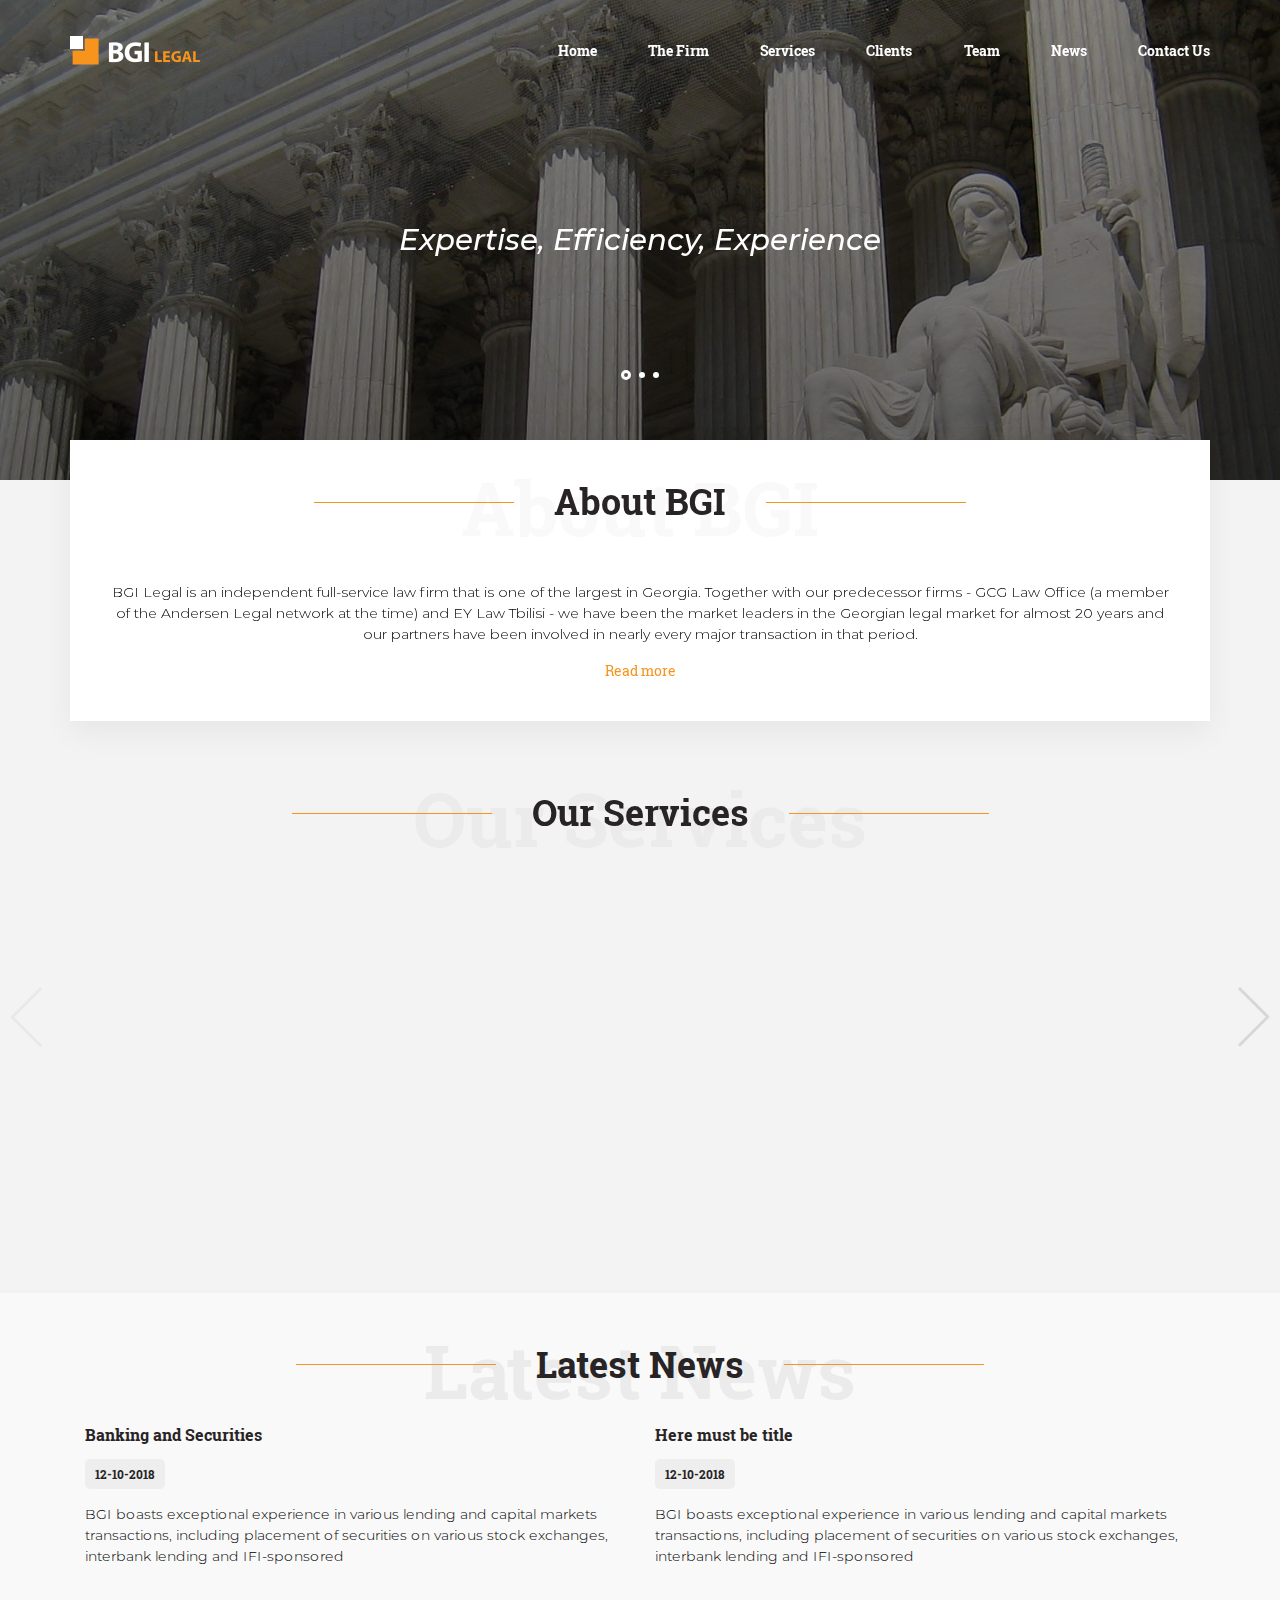
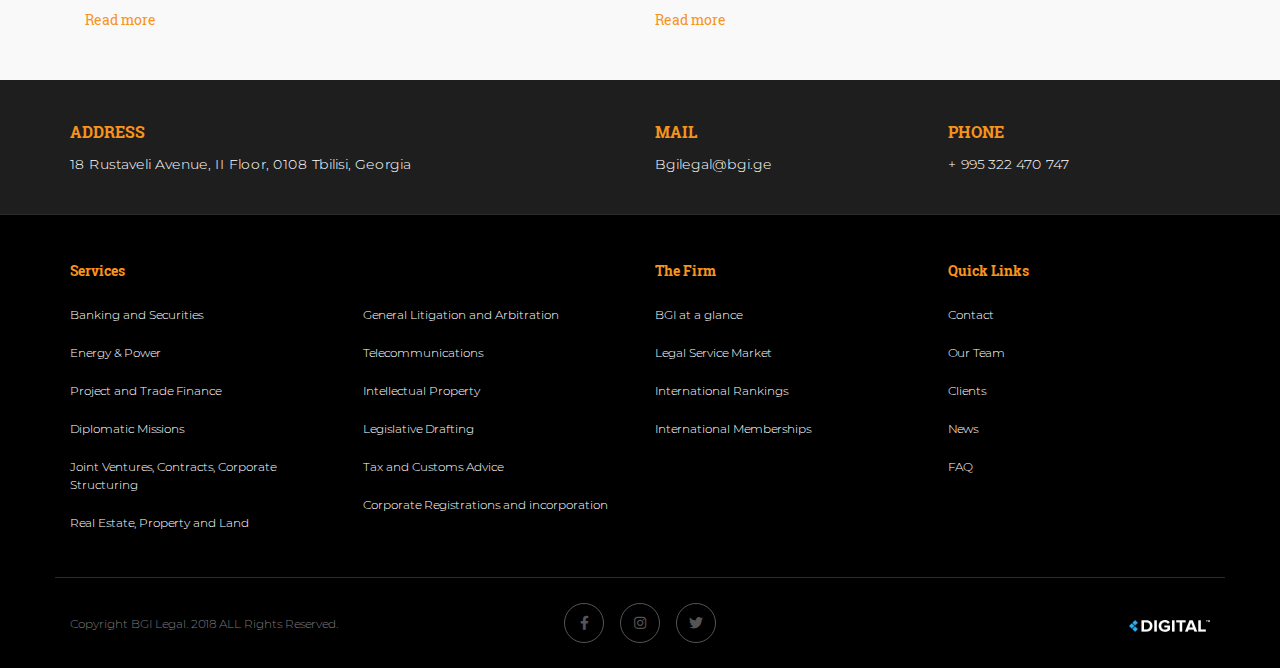
<file: index.html>
<!DOCTYPE html>
<html lang="en">

<head>
    <!--[if lt IE 9]>
    <script src="https://oss.maxcdn.com/libs/html5shiv/3.7.0/html5shiv.js"></script>
    <![endif]-->
    <title>მთავარი</title>
    <meta charset="utf-8">
    <meta http-equiv="X-UA-Compatible" content="IE=edge">
    <meta name="viewport" content="width=device-width, initial-scale=1, shrink-to-fit=no">
    <meta name="google-site-verification" content="">
    <meta name="keywords" content="">
    <meta name="description" content="">
    <link rel="icon" href="images/fav.png" type="image/png" sizes="16x16">

    <!--Plugins-->
    <link href="https://use.fontawesome.com/releases/v5.0.7/css/all.css" rel="stylesheet">
    <link href="plugins/bootstrap-4.0.0/dist/css/bootstrap.min.css" rel="stylesheet">
    <link href="plugins/animatecss/animate.css" rel="stylesheet">
    <link rel="stylesheet" href="plugins/malihu-custom-scrollbar-plugin-master/jquery.mCustomScrollbar.css">
    <link rel="stylesheet" href="plugins/bootstrap-select/dist/css/bootstrap-select.css">
    <link rel="stylesheet" href="plugins/swiperSlider/css/swiper.min.css">
    <link href="https://unpkg.com/aos@2.3.1/dist/aos.css" rel="stylesheet">
    <!--Custom Css-->
    <link href="styles/css/style-en.css" rel="stylesheet">

</head>
<body class="site">
    <h1 class="d-none">მთავარი</h1>
    <header class="site__header">
        <div class="header d-flex">
            <div class="container">
                <div class="header-row row align-items-center">
                    <div class="col-lg-5 col-md-4 col-6 d-flex align-items-center">
                        <a href="#!" class="logo">
                            <img src="images/logo-w@2x.png" alt="" class="white">
                            <img src="images/logo@2x.png" alt="" class="black">
                        </a>
                    </div>
                    <div class="col-lg-7 col-md-8 col-6">
                        <div class="header-menu d-none d-md-flex align-items-center justify-content-between">
                            <div class="header-menu_item">
                                <a href="#!" class="header-menu_link">Home</a>
                            </div>
                            <div class="header-menu_item">
                                <div class="header-menu_link">The Firm</div>
                                <div class="header-menu_sub d-flex flex-column">
                                    <a href="#!" class="menu-sub_link">BGI at a glance</a>
                                    <a href="#!" class="menu-sub_link">Legal Service Market</a>
                                    <a href="#!" class="menu-sub_link">International Rankings</a>
                                    <a href="#!" class="menu-sub_link">International Memberships</a>
                                </div>
                            </div>
                            <div class="header-menu_item">
                                <a href="#!" class="header-menu_link">Services</a>
                            </div>
                            <div class="header-menu_item">
                                <a href="#!" class="header-menu_link">Clients</a>
                                <div class="header-menu_sub d-flex flex-column">
                                    <a href="#!" class="menu-sub_link">BGI at a glance</a>
                                    <a href="#!" class="menu-sub_link">Legal Service Market</a>
                                    <a href="#!" class="menu-sub_link">International Rankings</a>
                                    <a href="#!" class="menu-sub_link">International Memberships Memberships Memberships</a>
                                </div>
                            </div>
                            <div class="header-menu_item">
                                <a href="#!" class="header-menu_link">Team</a>
                            </div>
                            <div class="header-menu_item">
                                <a href="#!" class="header-menu_link">News</a>
                            </div>
                            <div class="header-menu_item">
                                <a href="#!" class="header-menu_link">Contact Us</a>
                                <div class="header-menu_sub d-flex flex-column">
                                    <a href="#!" class="menu-sub_link">BGI at a </a>
                                    <a href="#!" class="menu-sub_link">Legal  Market</a>
                                    <a href="#!" class="menu-sub_link">International </a>
                                    <a href="#!" class="menu-sub_link"> Memberships</a>
                                </div>
                            </div>
                        </div>
                        <div class="mobile-nav d-md-none d-flex align-items-center justify-content-end">
                            <div class="burger-btn d-block d-md-none">
                                <span></span>
                                <span></span>
                                <span></span>
                            </div>
                            <div class="burger-nav">
                                <div class="social d-flex">
                                    <a href="#!" class="social-item"><i class="fab fa-facebook-f"></i></a>
                                    <a href="#!" class="social-item"><i class="fab fa-instagram"></i></a>
                                    <a href="#!" class="social-item"><i class="fab fa-twitter"></i></a>
                                </div>
                                <div class="close-btn">
                                    <img src="images/close.png" alt="">
                                </div>
                                <div class="menu d-flex flex-column align-items-center">
                                    <div class="menu_item">
                                        <a href="#!" class="menu_link">Home</a>
                                    </div>
                                    <div class="menu_item">
                                        <div class="menu_link">The Firm
                                            <i class="fas fa-angle-down down"></i>
                                            <i class="fas fa-angle-up up"></i>
                                        </div>
                                        <div class="menu_sub">
                                            <a href="#!" class="link">BGI at a glance</a>
                                            <a href="#!" class="link">Legal Service Market</a>
                                            <a href="#!" class="link">International Rankings</a>
                                            <a href="#!" class="link">International Memberships</a>
                                        </div>
                                    </div>
                                    <div class="menu_item">
                                        <a href="#!" class="menu_link">Services</a>
                                    </div>
                                    <div class="menu_item">
                                        <a href="#!" class="menu_link">Clients</a>
                                    </div>
                                    <div class="menu_item">
                                        <a href="#!" class="menu_link">Team</a>
                                    </div>
                                    <div class="menu_item">
                                        <a href="#!" class="menu_link">News</a>
                                    </div>
                                    <div class="menu_item">
                                        <a href="#!" class="menu_link">Contact Us</a>
                                    </div>
                                    <div class="menu_item">
                                        <a href="#!" class="menu_link">Contact Us</a>
                                    </div>
                                    <div class="menu_item">
                                        <a href="#!" class="menu_link">Contact Us</a>
                                    </div>
                                    <div class="menu_item">
                                        <a href="#!" class="menu_link">Contact Us</a>
                                    </div>
                                    <div class="menu_item">
                                        <a href="#!" class="menu_link">Contact Us</a>
                                    </div>
                                    <div class="menu_item">
                                        <a href="#!" class="menu_link">Contact Us</a>
                                    </div>
                                    <div class="menu_item">
                                        <a href="#!" class="menu_link">Contact Us</a>
                                    </div>
                                    <div class="menu_item">
                                        <a href="#!" class="menu_link">Contact Us</a>
                                    </div>
                                    <div class="menu_item">
                                        <a href="#!" class="menu_link">Contact Us</a>
                                    </div>
                                    <div class="menu_item">
                                        <a href="#!" class="menu_link">Contact Us</a>
                                    </div>
                                </div>
                            </div>
                        </div>
                    </div>
                </div>
            </div>
        </div>
    </header>

    <main class="site__content">
        <div class="content">
            <section class="main-slider">
                <div class="swiper-container s1">
                    <div class="swiper-wrapper">
                        <div class="swiper-slide">
                            <img src="uploads/images/slider1.png" alt="">
                            <div class="bg">
                                <div class="txt-block">
                                    <p class="txt">Expertise, Efficiency, Experience</p>
                                </div>
                            </div>
                        </div>
                        <div class="swiper-slide">
                            <img src="uploads/images/slider1.png" alt="">
                            <div class="bg">
                                <div class="txt-block">
                                    <p class="txt">BGI is only firm in Georgia to have been ranked as a
                                        leading firm by every international directory
                                        in every category covered in recent years</p>
                                </div>
                            </div>
                        </div>
                        <div class="swiper-slide">
                            <img src="uploads/images/slider1.png" alt="">
                            <div class="bg">
                                <div class="txt-block">
                                    <p class="txt">BGI is only firm in Georgia to have been ranked as a
                                        leading firm by every international directory
                                        in every category covered in recent years</p>
                                </div>
                            </div>
                        </div>
                    </div>
                    <!-- Add Pagination -->
                    <div class="swiper-pagination"></div>
                </div>
            </section>
            <div class="home-content">
                <div class="container">
                    <section class="home-about d-flex flex-column align-items-center" data-aos="fade-up" data-aos-duration="600">
                        <h2 class="section-title">About BGI</h2>
                        <div class="bg-title">About BGI</div>
                        <div class="txt-block">
                            <p class="txt text-center">BGI Legal is an independent full-service law firm that is one of the largest in Georgia. Together with our predecessor firms - GCG Law Office (a member of the Andersen Legal network at the time) and EY Law Tbilisi - we have been the market leaders in the Georgian legal market for almost 20 years and our partners have been involved in nearly every major transaction in that period.</p>
                        </div>
                        <a href="#!" class="more-btn">Read more</a>
                    </section>
                    <section class="home-services d-flex flex-column align-items-center">
                        <h2 class="section-title">Our Services</h2>
                        <div class="bg-title">Our Services</div>
                        <div class="services-slider">
                            <div class="swiper-container s2">
                                <div class="swiper-wrapper">
                                    <div class="swiper-slide d-flex flex-column align-items-center aos-init aos-animate" data-aos="fade-up">
                                        <div class="image">
                                            <img src="uploads/images/service1.png" alt="" class="services-photo">
                                        </div>
                                        <h3 class="service-title">Banking and Securities</h3>
                                        <div class="bgi-logo d-flex align-items-center justify-content-between">
                                            <div class="line"></div>
                                            <img src="images/bgi.png" alt="" class="logo-icon">
                                            <div class="line"></div>
                                        </div>
                                        <div class="txt-block">
                                            <p class="txt text-center">BGI boasts exceptional experience in various lending and capital markets transactions, including placement of securities on various stock exchanges, interbank lending and IFI-sponsored</p>
                                        </div>
                                        <a href="#!" class="read-more">Read more</a>
                                    </div>
                                    <div class="swiper-slide d-flex flex-column align-items-center aos-init aos-animate" data-aos="fade-up">
                                        <div class="image">
                                            <img src="uploads/images/service2.png" alt="" class="services-photo">
                                        </div>
                                        <h3 class="service-title">Energy & Power</h3>
                                        <div class="bgi-logo d-flex align-items-center justify-content-between">
                                            <div class="line"></div>
                                            <img src="images/bgi.png" alt="" class="logo-icon">
                                            <div class="line"></div>
                                        </div>
                                        <div class="txt-block">
                                            <p class="txt text-center">BGI boasts IFI-sponsored</p>
                                        </div>
                                        <a href="#!" class="read-more">Read more</a>
                                    </div>
                                    <div class="swiper-slide d-flex flex-column align-items-center aos-init aos-animate" data-aos="fade-up">
                                        <div class="image">
                                            <img src="uploads/images/service3.png" alt="" class="services-photo">
                                        </div>
                                        <h3 class="service-title">Project and Trade Finance</h3>
                                        <div class="bgi-logo d-flex align-items-center justify-content-between">
                                            <div class="line"></div>
                                            <img src="images/bgi.png" alt="" class="logo-icon">
                                            <div class="line"></div>
                                        </div>
                                        <div class="txt-block">
                                            <p class="txt text-center">BGI boasts exceptional experience in various lending and capital markets transactions, including placement of securities on various stock exchanges, interbank lending and IFI-sponsored</p>
                                        </div>
                                        <a href="#!" class="read-more">Read more</a>
                                    </div>
                                    <div class="swiper-slide d-flex flex-column align-items-center aos-init aos-animate" data-aos="fade-up">
                                        <div class="image">
                                            <img src="uploads/images/service2.png" alt="" class="services-photo">
                                        </div>
                                        <h3 class="service-title">Corporate Registrations
                                            and Incorporation</h3>
                                        <div class="bgi-logo d-flex align-items-center justify-content-between">
                                            <div class="line"></div>
                                            <img src="images/bgi.png" alt="" class="logo-icon">
                                            <div class="line"></div>
                                        </div>
                                        <div class="txt-block">
                                            <p class="txt text-center">BGI boasts exceptional experience in various lending and capital markets transactions, including placement of securities on various stock exchanges, interbank lending and IFI-sponsored</p>
                                        </div>
                                        <a href="#!" class="read-more">Read more</a>
                                    </div>
                                    <div class="swiper-slide d-flex flex-column align-items-center aos-init aos-animate" data-aos="fade-up">
                                        <div class="image">
                                            <img src="uploads/images/service1.png" alt="" class="services-photo">
                                        </div>
                                        <h3 class="service-title">Banking and Securities</h3>
                                        <div class="bgi-logo d-flex align-items-center justify-content-between">
                                            <div class="line"></div>
                                            <img src="images/bgi.png" alt="" class="logo-icon">
                                            <div class="line"></div>
                                        </div>
                                        <div class="txt-block">
                                            <p class="txt text-center">BGI boasts exceptional experience in various lending and capital markets transactions, including placement of securities on various stock exchanges, interbank lending and IFI-sponsored</p>
                                        </div>
                                        <a href="#!" class="read-more">Read more</a>
                                    </div>
                                    <div class="swiper-slide d-flex flex-column align-items-center aos-init aos-animate" data-aos="fade-up">
                                        <div class="image">
                                            <img src="uploads/images/service1.png" alt="" class="services-photo">
                                        </div>
                                        <h3 class="service-title">Banking and Securities</h3>
                                        <div class="bgi-logo d-flex align-items-center justify-content-between">
                                            <div class="line"></div>
                                            <img src="images/bgi.png" alt="" class="logo-icon">
                                            <div class="line"></div>
                                        </div>
                                        <div class="txt-block">
                                            <p class="txt text-center">BGI boasts exceptional experience in various lending and capital markets transactions, including placement of securities on various stock exchanges, interbank lending and IFI-sponsored</p>
                                        </div>
                                        <a href="#!" class="read-more">Read more</a>
                                    </div>
                                    <div class="swiper-slide d-flex flex-column align-items-center aos-init aos-animate" data-aos="fade-up">
                                        <div class="image">
                                            <img src="uploads/images/service2.png" alt="" class="services-photo">
                                        </div>
                                        <h3 class="service-title">Energy & Power</h3>
                                        <div class="bgi-logo d-flex align-items-center justify-content-between">
                                            <div class="line"></div>
                                            <img src="images/bgi.png" alt="" class="logo-icon">
                                            <div class="line"></div>
                                        </div>
                                        <div class="txt-block">
                                            <p class="txt text-center">BGI boasts IFI-sponsored</p>
                                        </div>
                                        <a href="#!" class="read-more">Read more</a>
                                    </div>
                                    <div class="swiper-slide d-flex flex-column align-items-center aos-init aos-animate" data-aos="fade-up">
                                        <div class="image">
                                            <img src="uploads/images/service3.png" alt="" class="services-photo">
                                        </div>
                                        <h3 class="service-title">Project and Trade Finance</h3>
                                        <div class="bgi-logo d-flex align-items-center justify-content-between">
                                            <div class="line"></div>
                                            <img src="images/bgi.png" alt="" class="logo-icon">
                                            <div class="line"></div>
                                        </div>
                                        <div class="txt-block">
                                            <p class="txt text-center">BGI boasts exceptional experience in various lending and capital markets transactions, including placement of securities on various stock exchanges, interbank lending and IFI-sponsored</p>
                                        </div>
                                        <a href="#!" class="read-more">Read more</a>
                                    </div>
                                    <div class="swiper-slide d-flex flex-column align-items-center aos-init aos-animate" data-aos="fade-up">
                                        <div class="image">
                                            <img src="uploads/images/service2.png" alt="" class="services-photo">
                                        </div>
                                        <h3 class="service-title">Corporate Registrations
                                            and Incorporation</h3>
                                        <div class="bgi-logo d-flex align-items-center justify-content-between">
                                            <div class="line"></div>
                                            <img src="images/bgi.png" alt="" class="logo-icon">
                                            <div class="line"></div>
                                        </div>
                                        <div class="txt-block">
                                            <p class="txt text-center">BGI boasts exceptional experience in various lending and capital markets transactions, including placement of securities on various stock exchanges, interbank lending and IFI-sponsored</p>
                                        </div>
                                        <a href="#!" class="read-more">Read more</a>
                                    </div>
                                    <div class="swiper-slide d-flex flex-column align-items-center aos-init aos-animate" data-aos="fade-up">
                                        <div class="image">
                                            <img src="uploads/images/service1.png" alt="" class="services-photo">
                                        </div>
                                        <h3 class="service-title">Banking and Securities</h3>
                                        <div class="bgi-logo d-flex align-items-center justify-content-between">
                                            <div class="line"></div>
                                            <img src="images/bgi.png" alt="" class="logo-icon">
                                            <div class="line"></div>
                                        </div>
                                        <div class="txt-block">
                                            <p class="txt text-center">BGI boasts exceptional experience in various lending and capital markets transactions, including placement of securities on various stock exchanges, interbank lending and IFI-sponsored</p>
                                        </div>
                                        <a href="#!" class="read-more">Read more</a>
                                    </div>
                                </div>
                            </div>
                            <!-- Add Arrows -->
                            <div class="swiper-button-next"></div>
                            <div class="swiper-button-prev"></div>
                        </div>
                    </section>
                </div>
                <section class="home-news">
                    <div class="container">
                        <div class="d-flex flex-column align-items-center">
                            <h2 class="section-title">Latest News</h2>
                            <div class="bg-title">Latest News</div>
                            <div class="d-flex news-row">
                                <div class="col-md-6 col-12">
                                    <div class="home-news_item d-flex flex-column align-items-md-start">
                                        <h4 class="title">Banking and Securities</h4>
                                        <span class="date">12-10-2018</span>
                                        <p class="txt">BGI boasts exceptional experience in various lending and capital markets
                                            transactions, including placement of securities on various stock exchanges,
                                            interbank lending and IFI-sponsored </p>
                                        <a href="#!" class="more-btn">Read more</a>
                                    </div>
                                </div>
                                <div class="col-md-6 col-12">
                                    <div class="home-news_item d-flex flex-column align-items-md-start">
                                        <h4 class="title">Here must be title</h4>
                                        <span class="date">12-10-2018</span>
                                        <p class="txt">BGI boasts exceptional experience in various lending and capital markets
                                            transactions, including placement of securities on various stock exchanges,
                                            interbank lending and IFI-sponsored </p>
                                        <a href="#!" class="more-btn">Read more</a>
                                    </div>
                                </div>
                            </div>
                        </div>
                    </div>
                </section>
            </div>
        </div>
    </main>

    <footer class="site__footer">
        <div class="footer">
            <div class="sup-footer d-md-flex d-none align-items-center">
                <div class="container">
                    <div class="row">
                        <div class="col-md-6">
                            <div class="sup-footer_item">
                                <div class="title">ADDRESS</div>
                                <div class="option">18 Rustaveli Avenue, II Floor, 0108 Tbilisi, Georgia</div>
                            </div>
                        </div>
                        <div class="col-md-3">
                            <div class="sup-footer_item">
                                <div class="title">MAIL</div>
                                <a href="mailto:Bgilegal@bgi.ge" target="_top" class="option">Bgilegal@bgi.ge</a>
                            </div>
                        </div>
                        <div class="col-md-3">
                            <div class="sup-footer_item">
                                <div class="title">PHONE</div>
                                <a href="tel:+995322470747" class="option">+ 995 322 470 747</a>
                            </div>
                        </div>
                    </div>
                </div>
            </div>
            <div class="sub-footer">
                <div class="container">
                    <div class="d-md-flex d-none row">
                        <div class="col-md-6">
                            <div class="sub-footer_item d-flex flex-column">
                                <div class="title">Services</div>
                                <div class="row">
                                    <div class="col-md-6 d-flex flex-column">
                                        <a href="#!" class="option">Banking and Securities</a>
                                        <a href="#!" class="option">Energy & Power</a>
                                        <a href="#!" class="option">Project and Trade Finance</a>
                                        <a href="#!" class="option">Diplomatic Missions</a>
                                        <a href="#!" class="option">Joint Ventures, Contracts,
                                            Corporate Structuring</a>
                                        <a href="#!" class="option">Real Estate, Property and Land</a>
                                    </div>
                                    <div class="col-md-6 d-flex flex-column">
                                        <a href="#!" class="option">General Litigation and Arbitration</a>
                                        <a href="#!" class="option">Telecommunications</a>
                                        <a href="#!" class="option">Intellectual Property</a>
                                        <a href="#!" class="option">Legislative Drafting</a>
                                        <a href="#!" class="option">Tax and Customs Advice</a>
                                        <a href="#!" class="option">Corporate Registrations and
                                            incorporation</a>
                                    </div>
                                </div>
                            </div>
                        </div>
                        <div class="col-md-3">
                            <div class="sub-footer_item d-flex flex-column">
                                <div class="title">The Firm</div>
                                <a href="#!" class="option">BGI at a glance</a>
                                <a href="#!" class="option">Legal Service Market</a>
                                <a href="#!" class="option">International Rankings</a>
                                <a href="#!" class="option">International Memberships</a>
                            </div>
                        </div>
                        <div class="col-md-3">
                            <div class="sub-footer_item d-flex flex-column">
                                <div class="title">Quick Links</div>
                                <a href="#!" class="option">Contact</a>
                                <a href="#!" class="option">Our Team</a>
                                <a href="#!" class="option">Clients</a>
                                <a href="#!" class="option">News</a>
                                <a href="#!" class="option">FAQ</a>
                            </div>
                        </div>
                    </div>
                    <div class="accordion-footer accordion d-block d-md-none" id="accordionfooter">
                        <div class="card">
                            <div class="card-header" id="footer1">
                                <h5 class="mb-0 click-menu" data-toggle="collapse" data-target="#foot1" aria-expanded="true" aria-controls="collapseOne">
                                    <span>Services</span>
                                    <img src="images/plus-btn.png" class="plus" alt="">
                                    <img src="images/min-btn.png" class="min" alt="">
                                </h5>
                            </div>
                            <div id="foot1" class="collapse" aria-labelledby="footer1" data-parent="#accordionfooter">
                                <div class="card-body">
                                    <div class="inner-menu d-flex flex-column">
                                        <a href="#!" class="inner-menu_item">Banking and Securities</a>
                                        <a href="#!" class="inner-menu_item">Energy & Power</a>
                                        <a href="#!" class="inner-menu_item">Project and Trade Finance</a>
                                        <a href="#!" class="inner-menu_item">Diplomatic Missions</a>
                                        <a href="#!" class="inner-menu_item">Joint Ventures, Contracts,
                                            Corporate Structuring</a>
                                        <a href="#!" class="inner-menu_item">Real Estate, Property and Land</a>
                                        <a href="#!" class="inner-menu_item">General Litigation and Arbitration</a>
                                        <a href="#!" class="inner-menu_item">Telecommunications</a>
                                        <a href="#!" class="inner-menu_item">Intellectual Property</a>
                                        <a href="#!" class="inner-menu_item">Legislative Drafting</a>
                                        <a href="#!" class="inner-menu_item">Tax and Customs Advice</a>
                                        <a href="#!" class="inner-menu_item">Corporate Registrations and
                                            incorporation</a>
                                    </div>
                                </div>
                            </div>
                        </div>
                        <div class="card">
                            <div class="card-header" id="footer2">
                                <h5 class="mb-0 click-menu" data-toggle="collapse" data-target="#foot2" aria-expanded="true" aria-controls="collapseOne">
                                    <span>The Firm</span>
                                    <img src="images/plus-btn.png" class="plus" alt="">
                                    <img src="images/min-btn.png" class="min" alt="">
                                </h5>
                            </div>
                            <div id="foot2" class="collapse" aria-labelledby="footer1" data-parent="#accordionfooter">
                                <div class="card-body">
                                    <div class="inner-menu d-flex flex-column">
                                        <a href="#!" class="inner-menu_item">BGI at a glance</a>
                                        <a href="#!" class="inner-menu_item">Legal Service Market</a>
                                        <a href="#!" class="inner-menu_item">International Rankings</a>
                                        <a href="#!" class="inner-menu_item">International Memberships</a>
                                    </div>
                                </div>
                            </div>
                        </div>
                        <div class="card">
                            <div class="card-header" id="footer3">
                                <h5 class="mb-0 click-menu" data-toggle="collapse" data-target="#foot3" aria-expanded="true" aria-controls="collapseOne">
                                    <span>Quick Links</span>
                                    <img src="images/plus-btn.png" class="plus" alt="">
                                    <img src="images/min-btn.png" class="min" alt="">
                                </h5>
                            </div>
                            <div id="foot3" class="collapse" aria-labelledby="footer3" data-parent="#accordionfooter">
                                <div class="card-body">
                                    <div class="inner-menu d-flex flex-column">
                                        <a href="#!" class="inner-menu_item">Contact</a>
                                        <a href="#!" class="inner-menu_item">Our Team</a>
                                        <a href="#!" class="inner-menu_item">Clients</a>
                                        <a href="#!" class="inner-menu_item">News</a>
                                        <a href="#!" class="inner-menu_item">FAQ</a>
                                    </div>
                                </div>
                            </div>
                        </div>
                        <div class="card">
                            <div class="card-header" id="footer4">
                                <h5 class="mb-0 click-menu" data-toggle="collapse" data-target="#foot4" aria-expanded="true" aria-controls="collapseOne">
                                    <span>Contact</span>
                                    <img src="images/plus-btn.png" class="plus" alt="">
                                    <img src="images/min-btn.png" class="min" alt="">
                                </h5>
                            </div>
                            <div id="foot4" class="collapse" aria-labelledby="footer4" data-parent="#accordionfooter">
                                <div class="card-body">
                                    <div class="inner-menu d-flex flex-column">
                                        <div class="inner-menu_item">
                                            <div class="title">ADDRESS</div>
                                            <span class="opt">18 Rustaveli Avenue, II Floor, 0108 Tbilisi, Georgia</span>
                                        </div>
                                        <div class="inner-menu_item">
                                            <div class="title">MAIL</div>
                                            <a href="mailto:Bgilegal@bgi.ge" target="_top" class="opt">Bgilegal@bgi.ge</a>
                                        </div>
                                        <div class="inner-menu_item">
                                            <div class="title">PHONE</div>
                                            <a href="tel:+995322470747" class="opt">+ 995 322 470 747</a>
                                        </div>
                                    </div>
                                </div>
                            </div>
                        </div>
                    </div>
                    <div class="row align-items-center sub-last">
                        <div class="col-md-4 col-sm-9 text-sm-left text-center">
                            <span class="rights">Copyright BGI Legal. 2018 ALL Rights Reserved.</span>
                        </div>
                        <div class="col-md-4 d-md-block d-none">
                            <div class="social d-md-flex d-none justify-content-center">
                                <a href="#!" class="social-item"><i class="fab fa-facebook-f"></i></a>
                                <a href="#!" class="social-item"><i class="fab fa-instagram"></i></a>
                                <a href="#!" class="social-item"><i class="fab fa-twitter"></i></a>
                            </div>
                        </div>
                        <div class="col-md-4 col-sm-3 text-sm-right text-center">
                            <a href="#!"><img src="images/digital@2x.png" class="digital" alt=""></a>
                        </div>
                    </div>
                </div>
            </div>
        </div>
    </footer>

    <!--Plugins-->
    <script src="plugins/jquery/jquery-3.3.1.min.js"></script>
    <script src="plugins/bootstrap-4.0.0/assets/js/vendor/popper.min.js"></script>
    <script src="plugins/bootstrap-4.0.0/dist/js/bootstrap.min.js"></script>
    <script src="plugins/malihu-custom-scrollbar-plugin-master/jquery.mCustomScrollbar.concat.min.js"></script>
    <script src="plugins/bootstrap-select/dist/js/bootstrap-select.js"></script>
    <script src="plugins/swiperSlider/js/swiper.min.js"></script>
    <script src="https://unpkg.com/aos@2.3.1/dist/aos.js"></script>

    <!--Custom Scripts-->
    <script src="minJs/default.min.js"></script>
    <script src="minJs/index.min.js"></script>
    <script src="minJs/firm.min.js"></script>
    <script>
        AOS.init({
            duration: 1000,
        })

    </script>
</body>
</html>
</file>
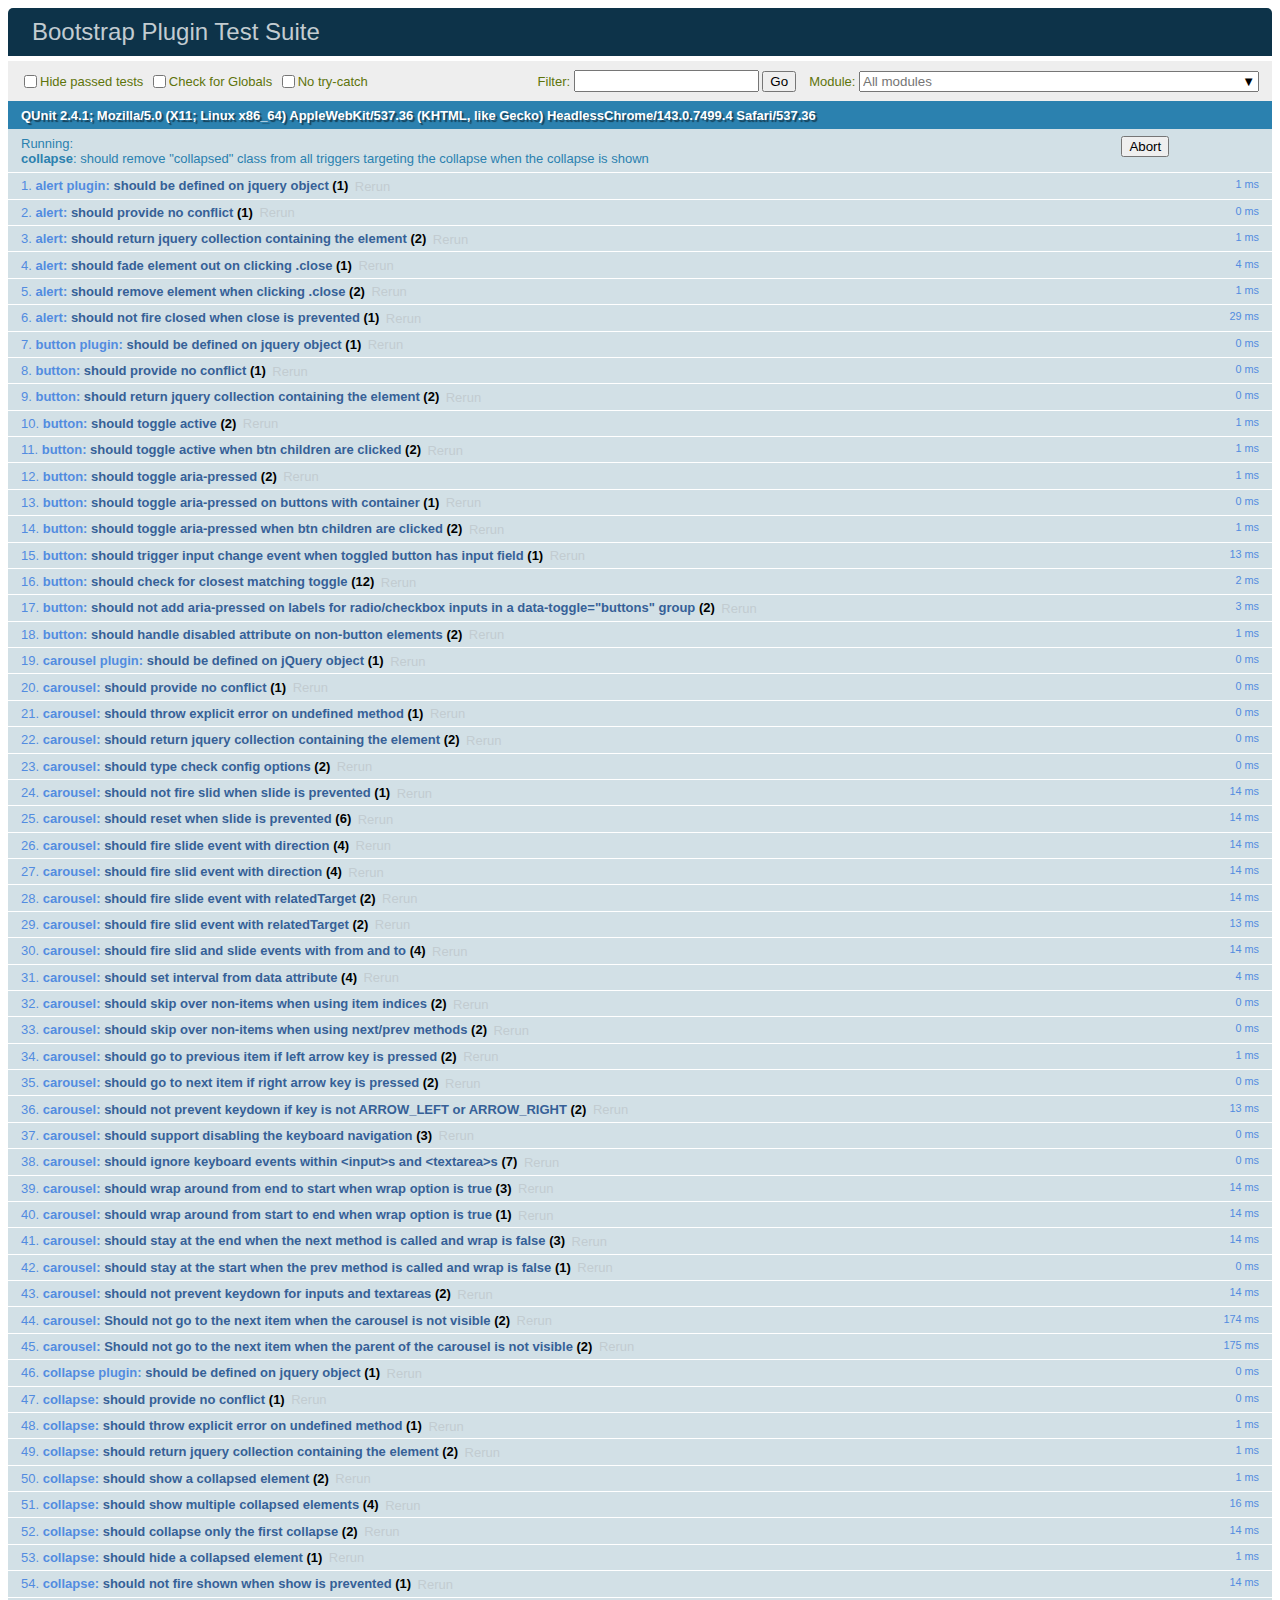
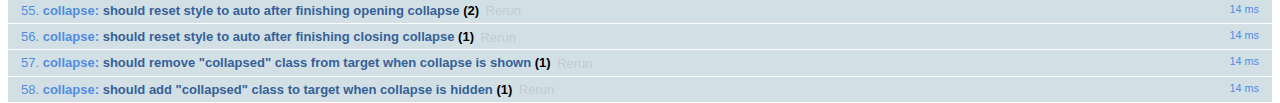
<file: plugins/bootstrap-4.0.0/js/tests/index.html>
<!doctype html>
<html lang="en">
  <head>
    <meta charset="utf-8">
    <meta name="viewport" content="width=device-width, initial-scale=1, shrink-to-fit=no">
    <title>Bootstrap Plugin Test Suite</title>

    <!-- jQuery -->
    <script>
      (function () {
        var path = '../../assets/js/vendor/jquery-slim.min.js'
        // get jquery param from the query string.
        var jQueryVersion = location.search.match(/[?&]jquery=(.*?)(?=&|$)/)

        // If a version was specified, use that version from our vendor folder
        if (jQueryVersion) {
          path = 'vendor/jquery-' + jQueryVersion[1] + '.min.js'
        }
        document.write('<script src="' + path + '"><\/script>')
      }())
    </script>
    <script src="../../assets/js/vendor/popper.min.js"></script>

    <!-- QUnit -->
    <link rel="stylesheet" href="vendor/qunit.css" media="screen">
    <script src="vendor/qunit.js"></script>

    <script>
      // Disable jQuery event aliases to ensure we don't accidentally use any of them
      [
        'blur',
        'focus',
        'focusin',
        'focusout',
        'resize',
        'scroll',
        'click',
        'dblclick',
        'mousedown',
        'mouseup',
        'mousemove',
        'mouseover',
        'mouseout',
        'mouseenter',
        'mouseleave',
        'change',
        'select',
        'submit',
        'keydown',
        'keypress',
        'keyup',
        'contextmenu'
      ].forEach(function(eventAlias) {
        $.fn[eventAlias] = function() {
          throw new Error('Using the ".' + eventAlias + '()" method is not allowed, so that Bootstrap can be compatible with custom jQuery builds which exclude the "event aliases" module that defines said method. See https://github.com/twbs/bootstrap/blob/master/CONTRIBUTING.md#js')
        }
      })

      // Require assert.expect in each test
      QUnit.config.requireExpects = true

      // See https://github.com/axemclion/grunt-saucelabs#test-result-details-with-qunit
      var log = []
      var testName

      QUnit.done(function(testResults) {
        var tests = []
        for (var i = 0; i < log.length; i++) {
          var details = log[i]
          tests.push({
            name: details.name,
            result: details.result,
            expected: details.expected,
            actual: details.actual,
            source: details.source
          })
        }
        testResults.tests = tests

        window.global_test_results = testResults
      })

      QUnit.testStart(function(testDetails) {
        QUnit.log(function(details) {
          if (!details.result) {
            details.name = testDetails.name
            log.push(details)
          }
        })
      })

      // Display fixture on-screen on iOS to avoid false positives
      // See https://github.com/twbs/bootstrap/pull/15955
      if (/iPhone|iPad|iPod/.test(navigator.userAgent)) {
        QUnit.begin(function() {
          $('#qunit-fixture').css({ top: 0, left: 0 })
        })

        QUnit.done(function() {
          $('#qunit-fixture').css({ top: '', left: '' })
        })
      }
    </script>

    <!-- Transpiled Plugins -->
    <script src="../dist/util.js"></script>
    <script src="../dist/alert.js"></script>
    <script src="../dist/button.js"></script>
    <script src="../dist/carousel.js"></script>
    <script src="../dist/collapse.js"></script>
    <script src="../dist/dropdown.js"></script>
    <script src="../dist/modal.js"></script>
    <script src="../dist/scrollspy.js"></script>
    <script src="../dist/tab.js"></script>
    <script src="../dist/tooltip.js"></script>
    <script src="../dist/popover.js"></script>

    <!-- Unit Tests -->
    <script src="unit/alert.js"></script>
    <script src="unit/button.js"></script>
    <script src="unit/carousel.js"></script>
    <script src="unit/collapse.js"></script>
    <script src="unit/dropdown.js"></script>
    <script src="unit/modal.js"></script>
    <script src="unit/scrollspy.js"></script>
    <script src="unit/tab.js"></script>
    <script src="unit/tooltip.js"></script>
    <script src="unit/popover.js"></script>
    <script src="unit/util.js"></script>
  </head>
  <body>
    <div id="qunit-container">
      <div id="qunit"></div>
      <div id="qunit-fixture"></div>
    </div>
  </body>
</html>
</file>
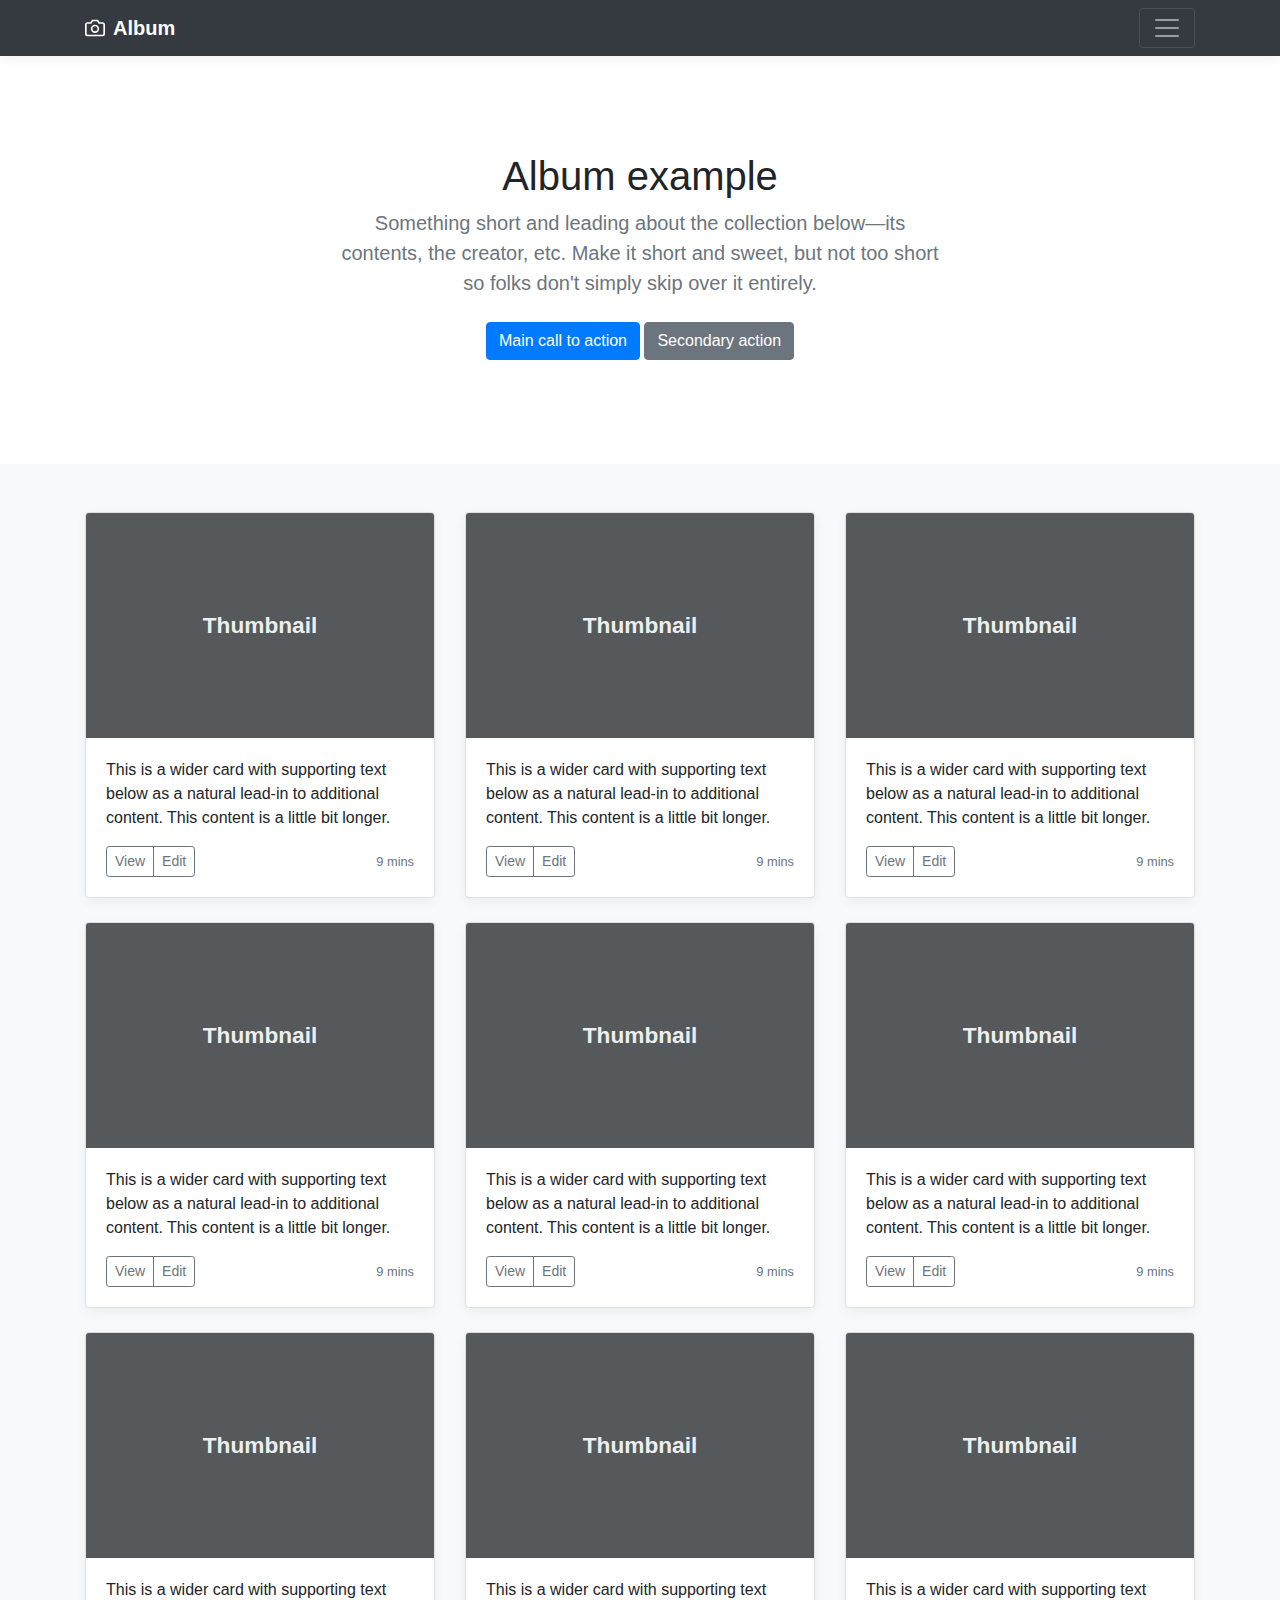
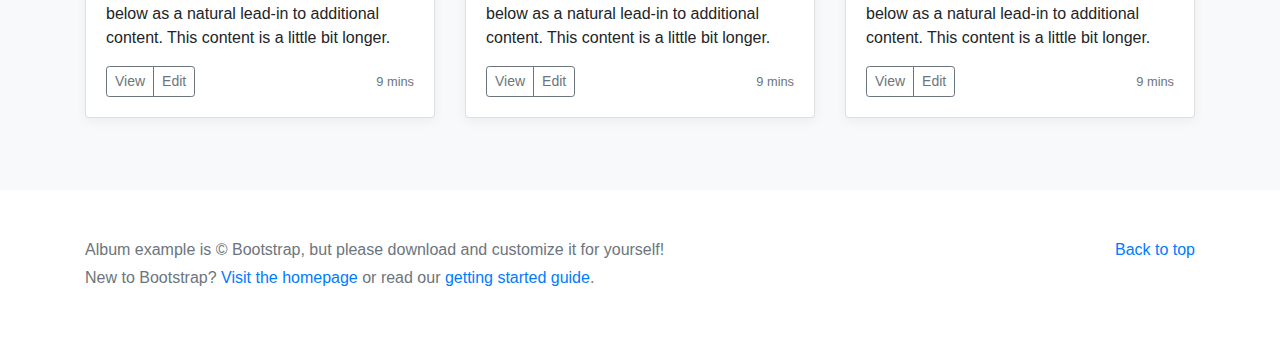
<file: plugins/bootstrap-4.0.0/docs/4.0/examples/album/index.html>
<!doctype html>
<html lang="en">
  <head>
    <meta charset="utf-8">
    <meta name="viewport" content="width=device-width, initial-scale=1, shrink-to-fit=no">
    <meta name="description" content="">
    <meta name="author" content="">
    <link rel="icon" href="../../../../favicon.ico">

    <title>Album example for Bootstrap</title>

    <!-- Bootstrap core CSS -->
    <link href="../../../../dist/css/bootstrap.min.css" rel="stylesheet">

    <!-- Custom styles for this template -->
    <link href="album.css" rel="stylesheet">
  </head>

  <body>

    <header>
      <div class="collapse bg-dark" id="navbarHeader">
        <div class="container">
          <div class="row">
            <div class="col-sm-8 col-md-7 py-4">
              <h4 class="text-white">About</h4>
              <p class="text-muted">Add some information about the album below, the author, or any other background context. Make it a few sentences long so folks can pick up some informative tidbits. Then, link them off to some social networking sites or contact information.</p>
            </div>
            <div class="col-sm-4 offset-md-1 py-4">
              <h4 class="text-white">Contact</h4>
              <ul class="list-unstyled">
                <li><a href="#" class="text-white">Follow on Twitter</a></li>
                <li><a href="#" class="text-white">Like on Facebook</a></li>
                <li><a href="#" class="text-white">Email me</a></li>
              </ul>
            </div>
          </div>
        </div>
      </div>
      <div class="navbar navbar-dark bg-dark box-shadow">
        <div class="container d-flex justify-content-between">
          <a href="#" class="navbar-brand d-flex align-items-center">
            <svg xmlns="http://www.w3.org/2000/svg" width="20" height="20" viewBox="0 0 24 24" fill="none" stroke="currentColor" stroke-width="2" stroke-linecap="round" stroke-linejoin="round" class="mr-2"><path d="M23 19a2 2 0 0 1-2 2H3a2 2 0 0 1-2-2V8a2 2 0 0 1 2-2h4l2-3h6l2 3h4a2 2 0 0 1 2 2z"></path><circle cx="12" cy="13" r="4"></circle></svg>
            <strong>Album</strong>
          </a>
          <button class="navbar-toggler" type="button" data-toggle="collapse" data-target="#navbarHeader" aria-controls="navbarHeader" aria-expanded="false" aria-label="Toggle navigation">
            <span class="navbar-toggler-icon"></span>
          </button>
        </div>
      </div>
    </header>

    <main role="main">

      <section class="jumbotron text-center">
        <div class="container">
          <h1 class="jumbotron-heading">Album example</h1>
          <p class="lead text-muted">Something short and leading about the collection below—its contents, the creator, etc. Make it short and sweet, but not too short so folks don't simply skip over it entirely.</p>
          <p>
            <a href="#" class="btn btn-primary my-2">Main call to action</a>
            <a href="#" class="btn btn-secondary my-2">Secondary action</a>
          </p>
        </div>
      </section>

      <div class="album py-5 bg-light">
        <div class="container">

          <div class="row">
            <div class="col-md-4">
              <div class="card mb-4 box-shadow">
                <img class="card-img-top" data-src="holder.js/100px225?theme=thumb&bg=55595c&fg=eceeef&text=Thumbnail" alt="Card image cap">
                <div class="card-body">
                  <p class="card-text">This is a wider card with supporting text below as a natural lead-in to additional content. This content is a little bit longer.</p>
                  <div class="d-flex justify-content-between align-items-center">
                    <div class="btn-group">
                      <button type="button" class="btn btn-sm btn-outline-secondary">View</button>
                      <button type="button" class="btn btn-sm btn-outline-secondary">Edit</button>
                    </div>
                    <small class="text-muted">9 mins</small>
                  </div>
                </div>
              </div>
            </div>
            <div class="col-md-4">
              <div class="card mb-4 box-shadow">
                <img class="card-img-top" data-src="holder.js/100px225?theme=thumb&bg=55595c&fg=eceeef&text=Thumbnail" alt="Card image cap">
                <div class="card-body">
                  <p class="card-text">This is a wider card with supporting text below as a natural lead-in to additional content. This content is a little bit longer.</p>
                  <div class="d-flex justify-content-between align-items-center">
                    <div class="btn-group">
                      <button type="button" class="btn btn-sm btn-outline-secondary">View</button>
                      <button type="button" class="btn btn-sm btn-outline-secondary">Edit</button>
                    </div>
                    <small class="text-muted">9 mins</small>
                  </div>
                </div>
              </div>
            </div>
            <div class="col-md-4">
              <div class="card mb-4 box-shadow">
                <img class="card-img-top" data-src="holder.js/100px225?theme=thumb&bg=55595c&fg=eceeef&text=Thumbnail" alt="Card image cap">
                <div class="card-body">
                  <p class="card-text">This is a wider card with supporting text below as a natural lead-in to additional content. This content is a little bit longer.</p>
                  <div class="d-flex justify-content-between align-items-center">
                    <div class="btn-group">
                      <button type="button" class="btn btn-sm btn-outline-secondary">View</button>
                      <button type="button" class="btn btn-sm btn-outline-secondary">Edit</button>
                    </div>
                    <small class="text-muted">9 mins</small>
                  </div>
                </div>
              </div>
            </div>

            <div class="col-md-4">
              <div class="card mb-4 box-shadow">
                <img class="card-img-top" data-src="holder.js/100px225?theme=thumb&bg=55595c&fg=eceeef&text=Thumbnail" alt="Card image cap">
                <div class="card-body">
                  <p class="card-text">This is a wider card with supporting text below as a natural lead-in to additional content. This content is a little bit longer.</p>
                  <div class="d-flex justify-content-between align-items-center">
                    <div class="btn-group">
                      <button type="button" class="btn btn-sm btn-outline-secondary">View</button>
                      <button type="button" class="btn btn-sm btn-outline-secondary">Edit</button>
                    </div>
                    <small class="text-muted">9 mins</small>
                  </div>
                </div>
              </div>
            </div>
            <div class="col-md-4">
              <div class="card mb-4 box-shadow">
                <img class="card-img-top" data-src="holder.js/100px225?theme=thumb&bg=55595c&fg=eceeef&text=Thumbnail" alt="Card image cap">
                <div class="card-body">
                  <p class="card-text">This is a wider card with supporting text below as a natural lead-in to additional content. This content is a little bit longer.</p>
                  <div class="d-flex justify-content-between align-items-center">
                    <div class="btn-group">
                      <button type="button" class="btn btn-sm btn-outline-secondary">View</button>
                      <button type="button" class="btn btn-sm btn-outline-secondary">Edit</button>
                    </div>
                    <small class="text-muted">9 mins</small>
                  </div>
                </div>
              </div>
            </div>
            <div class="col-md-4">
              <div class="card mb-4 box-shadow">
                <img class="card-img-top" data-src="holder.js/100px225?theme=thumb&bg=55595c&fg=eceeef&text=Thumbnail" alt="Card image cap">
                <div class="card-body">
                  <p class="card-text">This is a wider card with supporting text below as a natural lead-in to additional content. This content is a little bit longer.</p>
                  <div class="d-flex justify-content-between align-items-center">
                    <div class="btn-group">
                      <button type="button" class="btn btn-sm btn-outline-secondary">View</button>
                      <button type="button" class="btn btn-sm btn-outline-secondary">Edit</button>
                    </div>
                    <small class="text-muted">9 mins</small>
                  </div>
                </div>
              </div>
            </div>

            <div class="col-md-4">
              <div class="card mb-4 box-shadow">
                <img class="card-img-top" data-src="holder.js/100px225?theme=thumb&bg=55595c&fg=eceeef&text=Thumbnail" alt="Card image cap">
                <div class="card-body">
                  <p class="card-text">This is a wider card with supporting text below as a natural lead-in to additional content. This content is a little bit longer.</p>
                  <div class="d-flex justify-content-between align-items-center">
                    <div class="btn-group">
                      <button type="button" class="btn btn-sm btn-outline-secondary">View</button>
                      <button type="button" class="btn btn-sm btn-outline-secondary">Edit</button>
                    </div>
                    <small class="text-muted">9 mins</small>
                  </div>
                </div>
              </div>
            </div>
            <div class="col-md-4">
              <div class="card mb-4 box-shadow">
                <img class="card-img-top" data-src="holder.js/100px225?theme=thumb&bg=55595c&fg=eceeef&text=Thumbnail" alt="Card image cap">
                <div class="card-body">
                  <p class="card-text">This is a wider card with supporting text below as a natural lead-in to additional content. This content is a little bit longer.</p>
                  <div class="d-flex justify-content-between align-items-center">
                    <div class="btn-group">
                      <button type="button" class="btn btn-sm btn-outline-secondary">View</button>
                      <button type="button" class="btn btn-sm btn-outline-secondary">Edit</button>
                    </div>
                    <small class="text-muted">9 mins</small>
                  </div>
                </div>
              </div>
            </div>
            <div class="col-md-4">
              <div class="card mb-4 box-shadow">
                <img class="card-img-top" data-src="holder.js/100px225?theme=thumb&bg=55595c&fg=eceeef&text=Thumbnail" alt="Card image cap">
                <div class="card-body">
                  <p class="card-text">This is a wider card with supporting text below as a natural lead-in to additional content. This content is a little bit longer.</p>
                  <div class="d-flex justify-content-between align-items-center">
                    <div class="btn-group">
                      <button type="button" class="btn btn-sm btn-outline-secondary">View</button>
                      <button type="button" class="btn btn-sm btn-outline-secondary">Edit</button>
                    </div>
                    <small class="text-muted">9 mins</small>
                  </div>
                </div>
              </div>
            </div>
          </div>
        </div>
      </div>

    </main>

    <footer class="text-muted">
      <div class="container">
        <p class="float-right">
          <a href="#">Back to top</a>
        </p>
        <p>Album example is &copy; Bootstrap, but please download and customize it for yourself!</p>
        <p>New to Bootstrap? <a href="../../">Visit the homepage</a> or read our <a href="../../getting-started/">getting started guide</a>.</p>
      </div>
    </footer>

    <!-- Bootstrap core JavaScript
    ================================================== -->
    <!-- Placed at the end of the document so the pages load faster -->
    <script src="https://code.jquery.com/jquery-3.2.1.slim.min.js" integrity="sha384-KJ3o2DKtIkvYIK3UENzmM7KCkRr/rE9/Qpg6aAZGJwFDMVNA/GpGFF93hXpG5KkN" crossorigin="anonymous"></script>
    <script>window.jQuery || document.write('<script src="../../../../assets/js/vendor/jquery-slim.min.js"><\/script>')</script>
    <script src="../../../../assets/js/vendor/popper.min.js"></script>
    <script src="../../../../dist/js/bootstrap.min.js"></script>
    <script src="../../../../assets/js/vendor/holder.min.js"></script>
  </body>
</html>
</file>
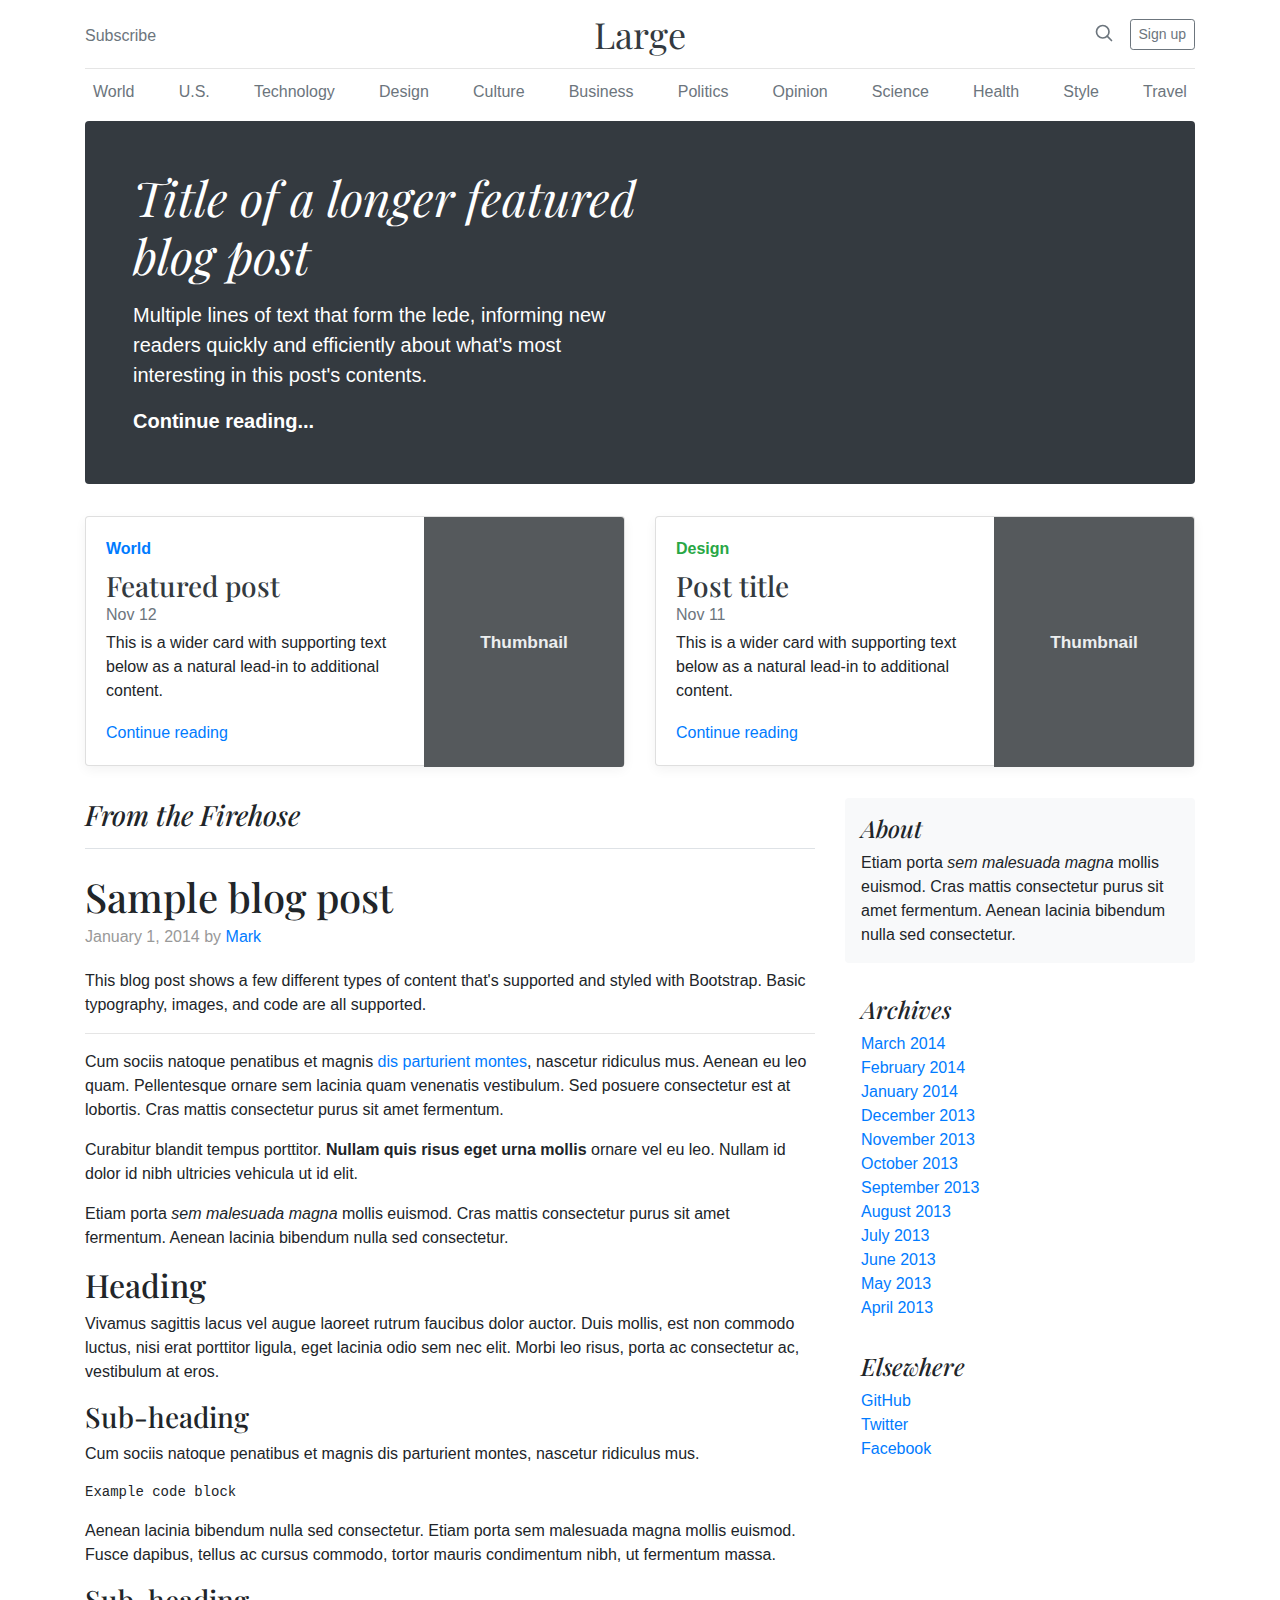
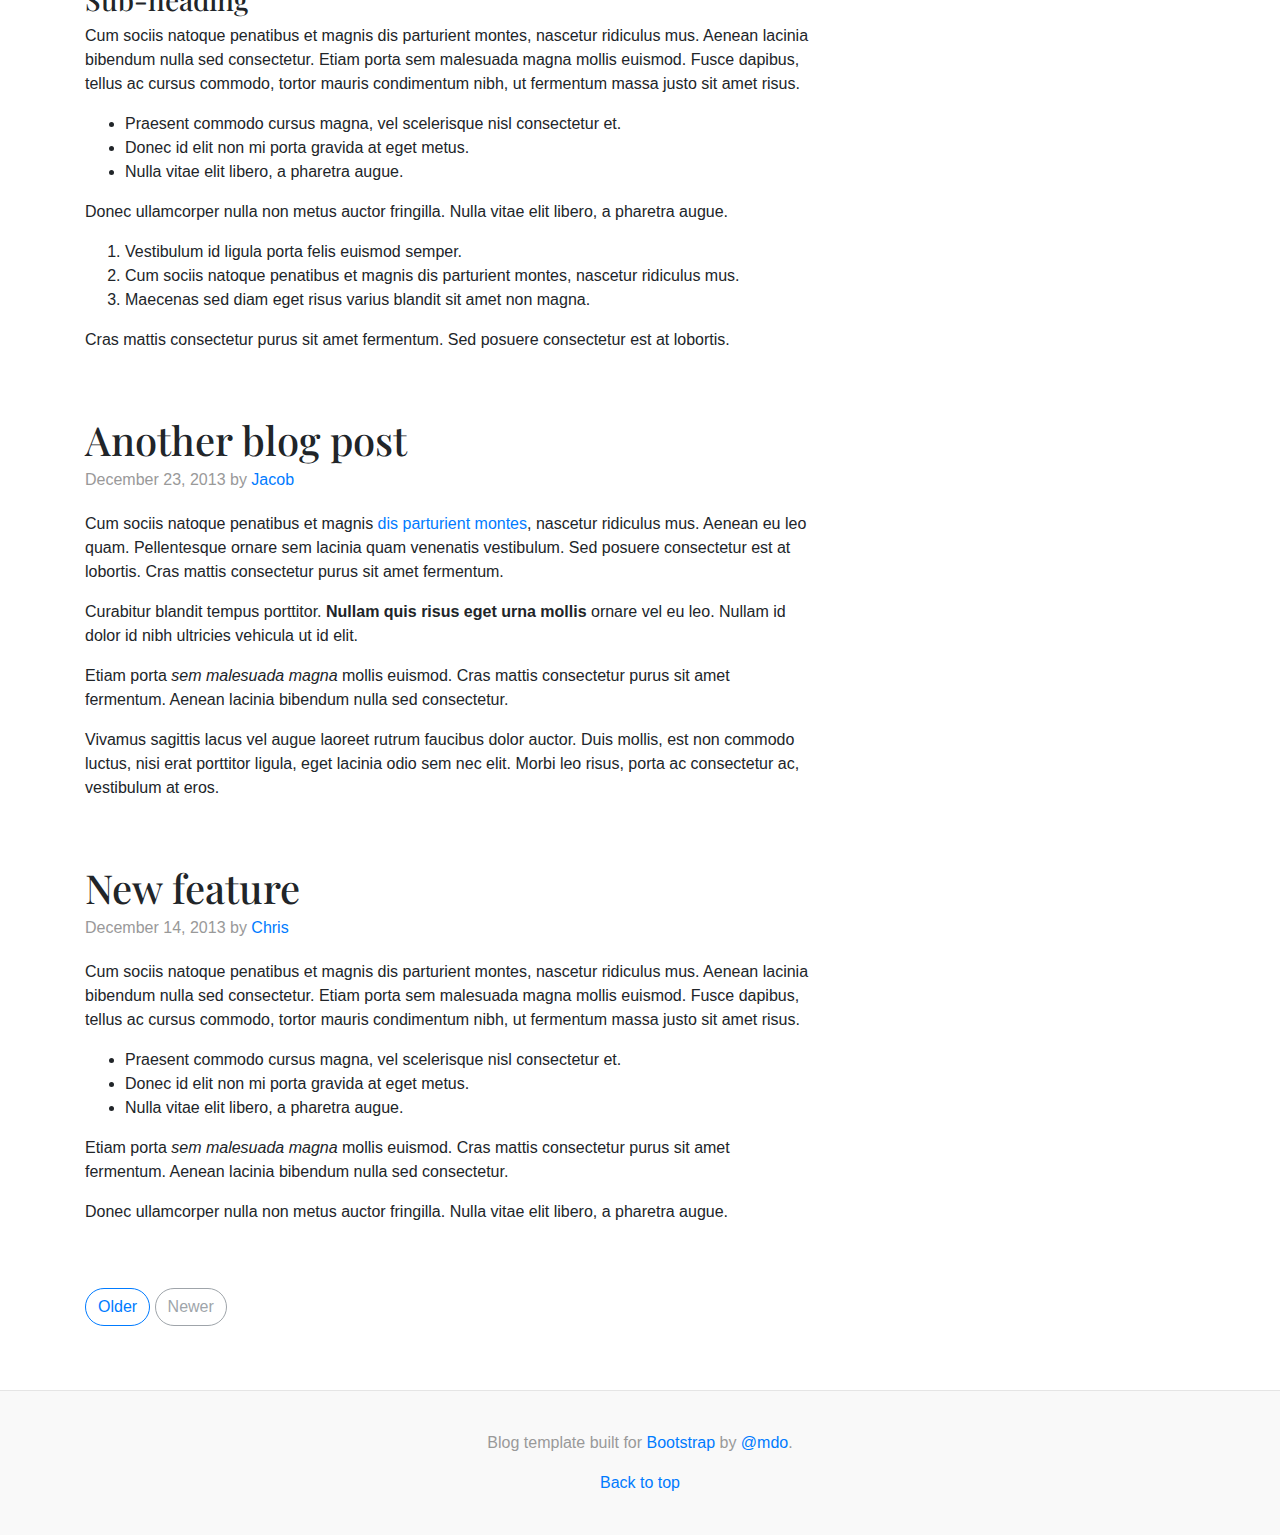
<file: plugins/bootstrap-4.0.0/docs/4.0/examples/blog/index.html>
<!doctype html>
<html lang="en">
  <head>
    <meta charset="utf-8">
    <meta name="viewport" content="width=device-width, initial-scale=1, shrink-to-fit=no">
    <meta name="description" content="">
    <meta name="author" content="">
    <link rel="icon" href="../../../../favicon.ico">

    <title>Blog Template for Bootstrap</title>

    <!-- Bootstrap core CSS -->
    <link href="../../../../dist/css/bootstrap.min.css" rel="stylesheet">

    <!-- Custom styles for this template -->
    <link href="https://fonts.googleapis.com/css?family=Playfair+Display:700,900" rel="stylesheet">
    <link href="blog.css" rel="stylesheet">
  </head>

  <body>

    <div class="container">
      <header class="blog-header py-3">
        <div class="row flex-nowrap justify-content-between align-items-center">
          <div class="col-4 pt-1">
            <a class="text-muted" href="#">Subscribe</a>
          </div>
          <div class="col-4 text-center">
            <a class="blog-header-logo text-dark" href="#">Large</a>
          </div>
          <div class="col-4 d-flex justify-content-end align-items-center">
            <a class="text-muted" href="#">
              <svg xmlns="http://www.w3.org/2000/svg" width="20" height="20" viewBox="0 0 24 24" fill="none" stroke="currentColor" stroke-width="2" stroke-linecap="round" stroke-linejoin="round" class="mx-3"><circle cx="10.5" cy="10.5" r="7.5"></circle><line x1="21" y1="21" x2="15.8" y2="15.8"></line></svg>
            </a>
            <a class="btn btn-sm btn-outline-secondary" href="#">Sign up</a>
          </div>
        </div>
      </header>

      <div class="nav-scroller py-1 mb-2">
        <nav class="nav d-flex justify-content-between">
          <a class="p-2 text-muted" href="#">World</a>
          <a class="p-2 text-muted" href="#">U.S.</a>
          <a class="p-2 text-muted" href="#">Technology</a>
          <a class="p-2 text-muted" href="#">Design</a>
          <a class="p-2 text-muted" href="#">Culture</a>
          <a class="p-2 text-muted" href="#">Business</a>
          <a class="p-2 text-muted" href="#">Politics</a>
          <a class="p-2 text-muted" href="#">Opinion</a>
          <a class="p-2 text-muted" href="#">Science</a>
          <a class="p-2 text-muted" href="#">Health</a>
          <a class="p-2 text-muted" href="#">Style</a>
          <a class="p-2 text-muted" href="#">Travel</a>
        </nav>
      </div>

      <div class="jumbotron p-3 p-md-5 text-white rounded bg-dark">
        <div class="col-md-6 px-0">
          <h1 class="display-4 font-italic">Title of a longer featured blog post</h1>
          <p class="lead my-3">Multiple lines of text that form the lede, informing new readers quickly and efficiently about what's most interesting in this post's contents.</p>
          <p class="lead mb-0"><a href="#" class="text-white font-weight-bold">Continue reading...</a></p>
        </div>
      </div>

      <div class="row mb-2">
        <div class="col-md-6">
          <div class="card flex-md-row mb-4 box-shadow h-md-250">
            <div class="card-body d-flex flex-column align-items-start">
              <strong class="d-inline-block mb-2 text-primary">World</strong>
              <h3 class="mb-0">
                <a class="text-dark" href="#">Featured post</a>
              </h3>
              <div class="mb-1 text-muted">Nov 12</div>
              <p class="card-text mb-auto">This is a wider card with supporting text below as a natural lead-in to additional content.</p>
              <a href="#">Continue reading</a>
            </div>
            <img class="card-img-right flex-auto d-none d-md-block" data-src="holder.js/200x250?theme=thumb" alt="Card image cap">
          </div>
        </div>
        <div class="col-md-6">
          <div class="card flex-md-row mb-4 box-shadow h-md-250">
            <div class="card-body d-flex flex-column align-items-start">
              <strong class="d-inline-block mb-2 text-success">Design</strong>
              <h3 class="mb-0">
                <a class="text-dark" href="#">Post title</a>
              </h3>
              <div class="mb-1 text-muted">Nov 11</div>
              <p class="card-text mb-auto">This is a wider card with supporting text below as a natural lead-in to additional content.</p>
              <a href="#">Continue reading</a>
            </div>
            <img class="card-img-right flex-auto d-none d-md-block" data-src="holder.js/200x250?theme=thumb" alt="Card image cap">
          </div>
        </div>
      </div>
    </div>

    <main role="main" class="container">
      <div class="row">
        <div class="col-md-8 blog-main">
          <h3 class="pb-3 mb-4 font-italic border-bottom">
            From the Firehose
          </h3>

          <div class="blog-post">
            <h2 class="blog-post-title">Sample blog post</h2>
            <p class="blog-post-meta">January 1, 2014 by <a href="#">Mark</a></p>

            <p>This blog post shows a few different types of content that's supported and styled with Bootstrap. Basic typography, images, and code are all supported.</p>
            <hr>
            <p>Cum sociis natoque penatibus et magnis <a href="#">dis parturient montes</a>, nascetur ridiculus mus. Aenean eu leo quam. Pellentesque ornare sem lacinia quam venenatis vestibulum. Sed posuere consectetur est at lobortis. Cras mattis consectetur purus sit amet fermentum.</p>
            <blockquote>
              <p>Curabitur blandit tempus porttitor. <strong>Nullam quis risus eget urna mollis</strong> ornare vel eu leo. Nullam id dolor id nibh ultricies vehicula ut id elit.</p>
            </blockquote>
            <p>Etiam porta <em>sem malesuada magna</em> mollis euismod. Cras mattis consectetur purus sit amet fermentum. Aenean lacinia bibendum nulla sed consectetur.</p>
            <h2>Heading</h2>
            <p>Vivamus sagittis lacus vel augue laoreet rutrum faucibus dolor auctor. Duis mollis, est non commodo luctus, nisi erat porttitor ligula, eget lacinia odio sem nec elit. Morbi leo risus, porta ac consectetur ac, vestibulum at eros.</p>
            <h3>Sub-heading</h3>
            <p>Cum sociis natoque penatibus et magnis dis parturient montes, nascetur ridiculus mus.</p>
            <pre><code>Example code block</code></pre>
            <p>Aenean lacinia bibendum nulla sed consectetur. Etiam porta sem malesuada magna mollis euismod. Fusce dapibus, tellus ac cursus commodo, tortor mauris condimentum nibh, ut fermentum massa.</p>
            <h3>Sub-heading</h3>
            <p>Cum sociis natoque penatibus et magnis dis parturient montes, nascetur ridiculus mus. Aenean lacinia bibendum nulla sed consectetur. Etiam porta sem malesuada magna mollis euismod. Fusce dapibus, tellus ac cursus commodo, tortor mauris condimentum nibh, ut fermentum massa justo sit amet risus.</p>
            <ul>
              <li>Praesent commodo cursus magna, vel scelerisque nisl consectetur et.</li>
              <li>Donec id elit non mi porta gravida at eget metus.</li>
              <li>Nulla vitae elit libero, a pharetra augue.</li>
            </ul>
            <p>Donec ullamcorper nulla non metus auctor fringilla. Nulla vitae elit libero, a pharetra augue.</p>
            <ol>
              <li>Vestibulum id ligula porta felis euismod semper.</li>
              <li>Cum sociis natoque penatibus et magnis dis parturient montes, nascetur ridiculus mus.</li>
              <li>Maecenas sed diam eget risus varius blandit sit amet non magna.</li>
            </ol>
            <p>Cras mattis consectetur purus sit amet fermentum. Sed posuere consectetur est at lobortis.</p>
          </div><!-- /.blog-post -->

          <div class="blog-post">
            <h2 class="blog-post-title">Another blog post</h2>
            <p class="blog-post-meta">December 23, 2013 by <a href="#">Jacob</a></p>

            <p>Cum sociis natoque penatibus et magnis <a href="#">dis parturient montes</a>, nascetur ridiculus mus. Aenean eu leo quam. Pellentesque ornare sem lacinia quam venenatis vestibulum. Sed posuere consectetur est at lobortis. Cras mattis consectetur purus sit amet fermentum.</p>
            <blockquote>
              <p>Curabitur blandit tempus porttitor. <strong>Nullam quis risus eget urna mollis</strong> ornare vel eu leo. Nullam id dolor id nibh ultricies vehicula ut id elit.</p>
            </blockquote>
            <p>Etiam porta <em>sem malesuada magna</em> mollis euismod. Cras mattis consectetur purus sit amet fermentum. Aenean lacinia bibendum nulla sed consectetur.</p>
            <p>Vivamus sagittis lacus vel augue laoreet rutrum faucibus dolor auctor. Duis mollis, est non commodo luctus, nisi erat porttitor ligula, eget lacinia odio sem nec elit. Morbi leo risus, porta ac consectetur ac, vestibulum at eros.</p>
          </div><!-- /.blog-post -->

          <div class="blog-post">
            <h2 class="blog-post-title">New feature</h2>
            <p class="blog-post-meta">December 14, 2013 by <a href="#">Chris</a></p>

            <p>Cum sociis natoque penatibus et magnis dis parturient montes, nascetur ridiculus mus. Aenean lacinia bibendum nulla sed consectetur. Etiam porta sem malesuada magna mollis euismod. Fusce dapibus, tellus ac cursus commodo, tortor mauris condimentum nibh, ut fermentum massa justo sit amet risus.</p>
            <ul>
              <li>Praesent commodo cursus magna, vel scelerisque nisl consectetur et.</li>
              <li>Donec id elit non mi porta gravida at eget metus.</li>
              <li>Nulla vitae elit libero, a pharetra augue.</li>
            </ul>
            <p>Etiam porta <em>sem malesuada magna</em> mollis euismod. Cras mattis consectetur purus sit amet fermentum. Aenean lacinia bibendum nulla sed consectetur.</p>
            <p>Donec ullamcorper nulla non metus auctor fringilla. Nulla vitae elit libero, a pharetra augue.</p>
          </div><!-- /.blog-post -->

          <nav class="blog-pagination">
            <a class="btn btn-outline-primary" href="#">Older</a>
            <a class="btn btn-outline-secondary disabled" href="#">Newer</a>
          </nav>

        </div><!-- /.blog-main -->

        <aside class="col-md-4 blog-sidebar">
          <div class="p-3 mb-3 bg-light rounded">
            <h4 class="font-italic">About</h4>
            <p class="mb-0">Etiam porta <em>sem malesuada magna</em> mollis euismod. Cras mattis consectetur purus sit amet fermentum. Aenean lacinia bibendum nulla sed consectetur.</p>
          </div>

          <div class="p-3">
            <h4 class="font-italic">Archives</h4>
            <ol class="list-unstyled mb-0">
              <li><a href="#">March 2014</a></li>
              <li><a href="#">February 2014</a></li>
              <li><a href="#">January 2014</a></li>
              <li><a href="#">December 2013</a></li>
              <li><a href="#">November 2013</a></li>
              <li><a href="#">October 2013</a></li>
              <li><a href="#">September 2013</a></li>
              <li><a href="#">August 2013</a></li>
              <li><a href="#">July 2013</a></li>
              <li><a href="#">June 2013</a></li>
              <li><a href="#">May 2013</a></li>
              <li><a href="#">April 2013</a></li>
            </ol>
          </div>

          <div class="p-3">
            <h4 class="font-italic">Elsewhere</h4>
            <ol class="list-unstyled">
              <li><a href="#">GitHub</a></li>
              <li><a href="#">Twitter</a></li>
              <li><a href="#">Facebook</a></li>
            </ol>
          </div>
        </aside><!-- /.blog-sidebar -->

      </div><!-- /.row -->

    </main><!-- /.container -->

    <footer class="blog-footer">
      <p>Blog template built for <a href="https://getbootstrap.com/">Bootstrap</a> by <a href="https://twitter.com/mdo">@mdo</a>.</p>
      <p>
        <a href="#">Back to top</a>
      </p>
    </footer>

    <!-- Bootstrap core JavaScript
    ================================================== -->
    <!-- Placed at the end of the document so the pages load faster -->
    <script src="https://code.jquery.com/jquery-3.2.1.slim.min.js" integrity="sha384-KJ3o2DKtIkvYIK3UENzmM7KCkRr/rE9/Qpg6aAZGJwFDMVNA/GpGFF93hXpG5KkN" crossorigin="anonymous"></script>
    <script>window.jQuery || document.write('<script src="../../../../assets/js/vendor/jquery-slim.min.js"><\/script>')</script>
    <script src="../../../../assets/js/vendor/popper.min.js"></script>
    <script src="../../../../dist/js/bootstrap.min.js"></script>
    <script src="../../../../assets/js/vendor/holder.min.js"></script>
    <script>
      Holder.addTheme('thumb', {
        bg: '#55595c',
        fg: '#eceeef',
        text: 'Thumbnail'
      });
    </script>
  </body>
</html>
</file>
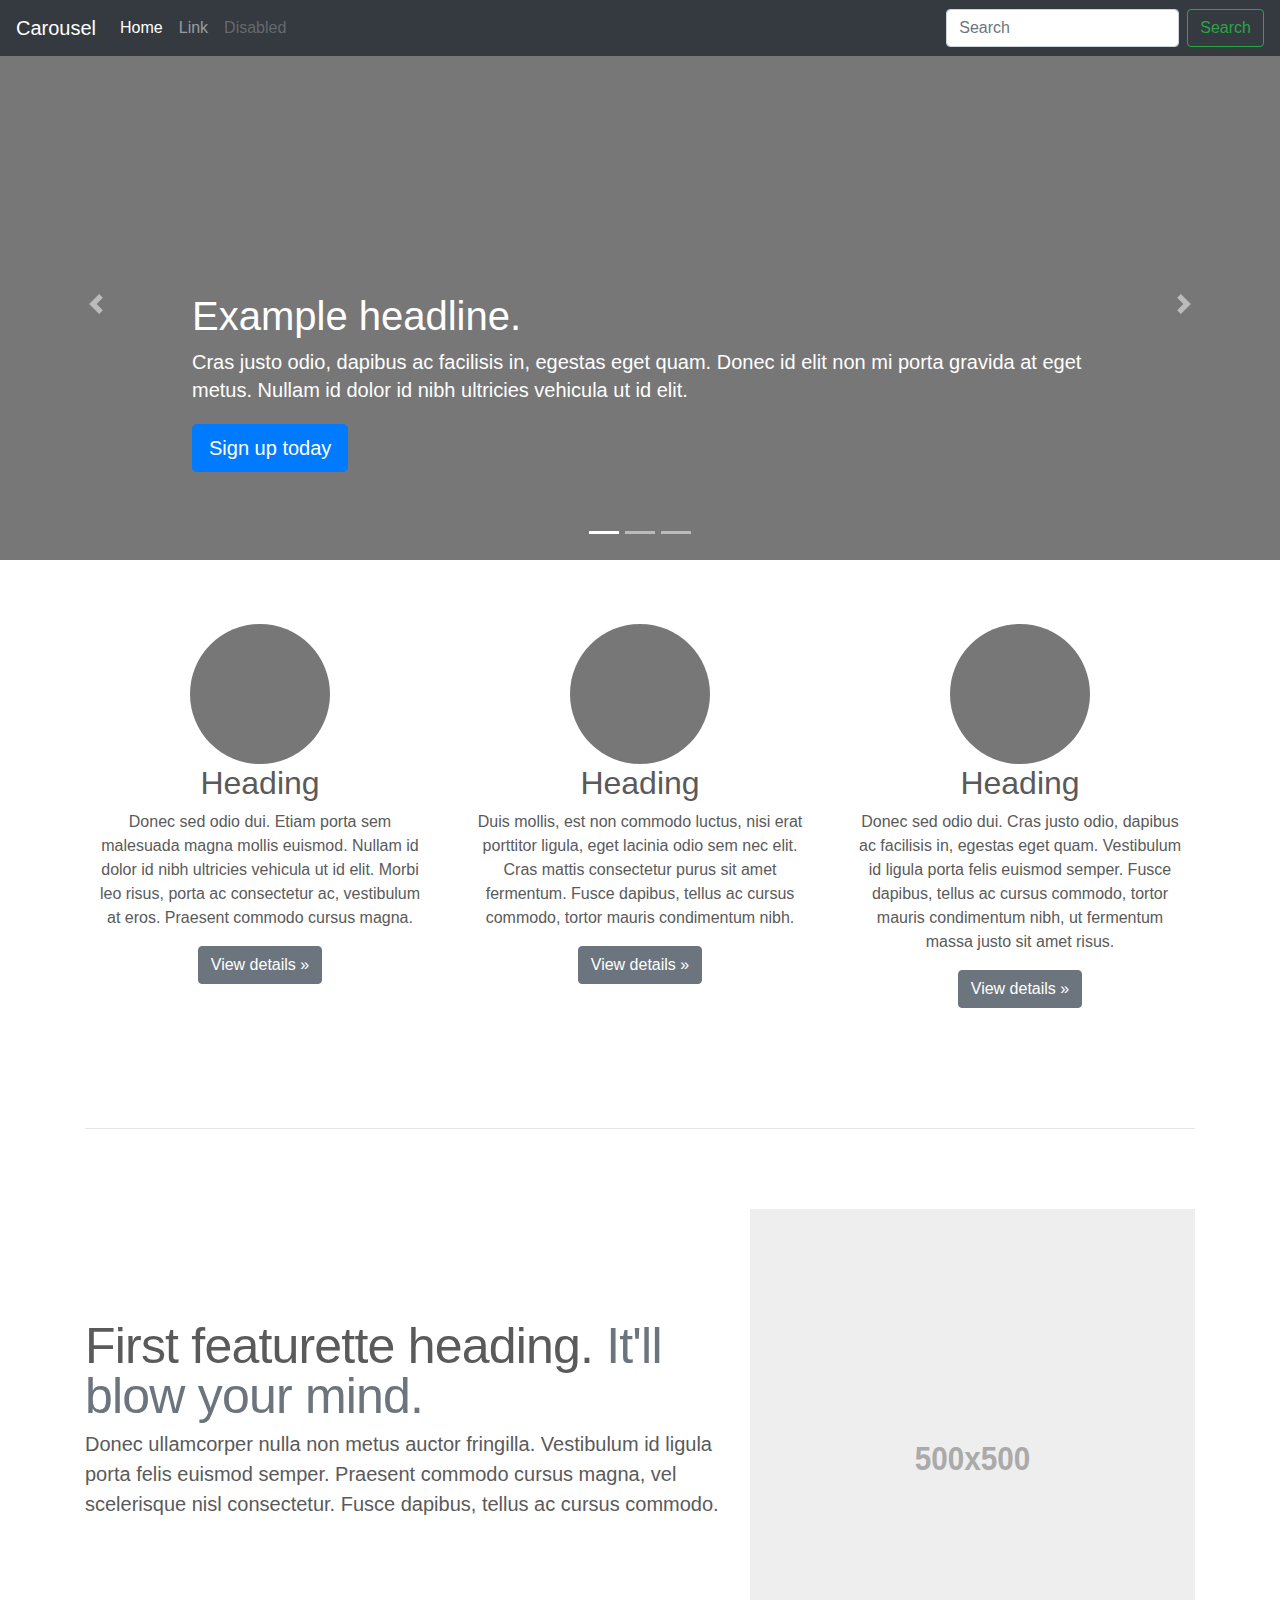
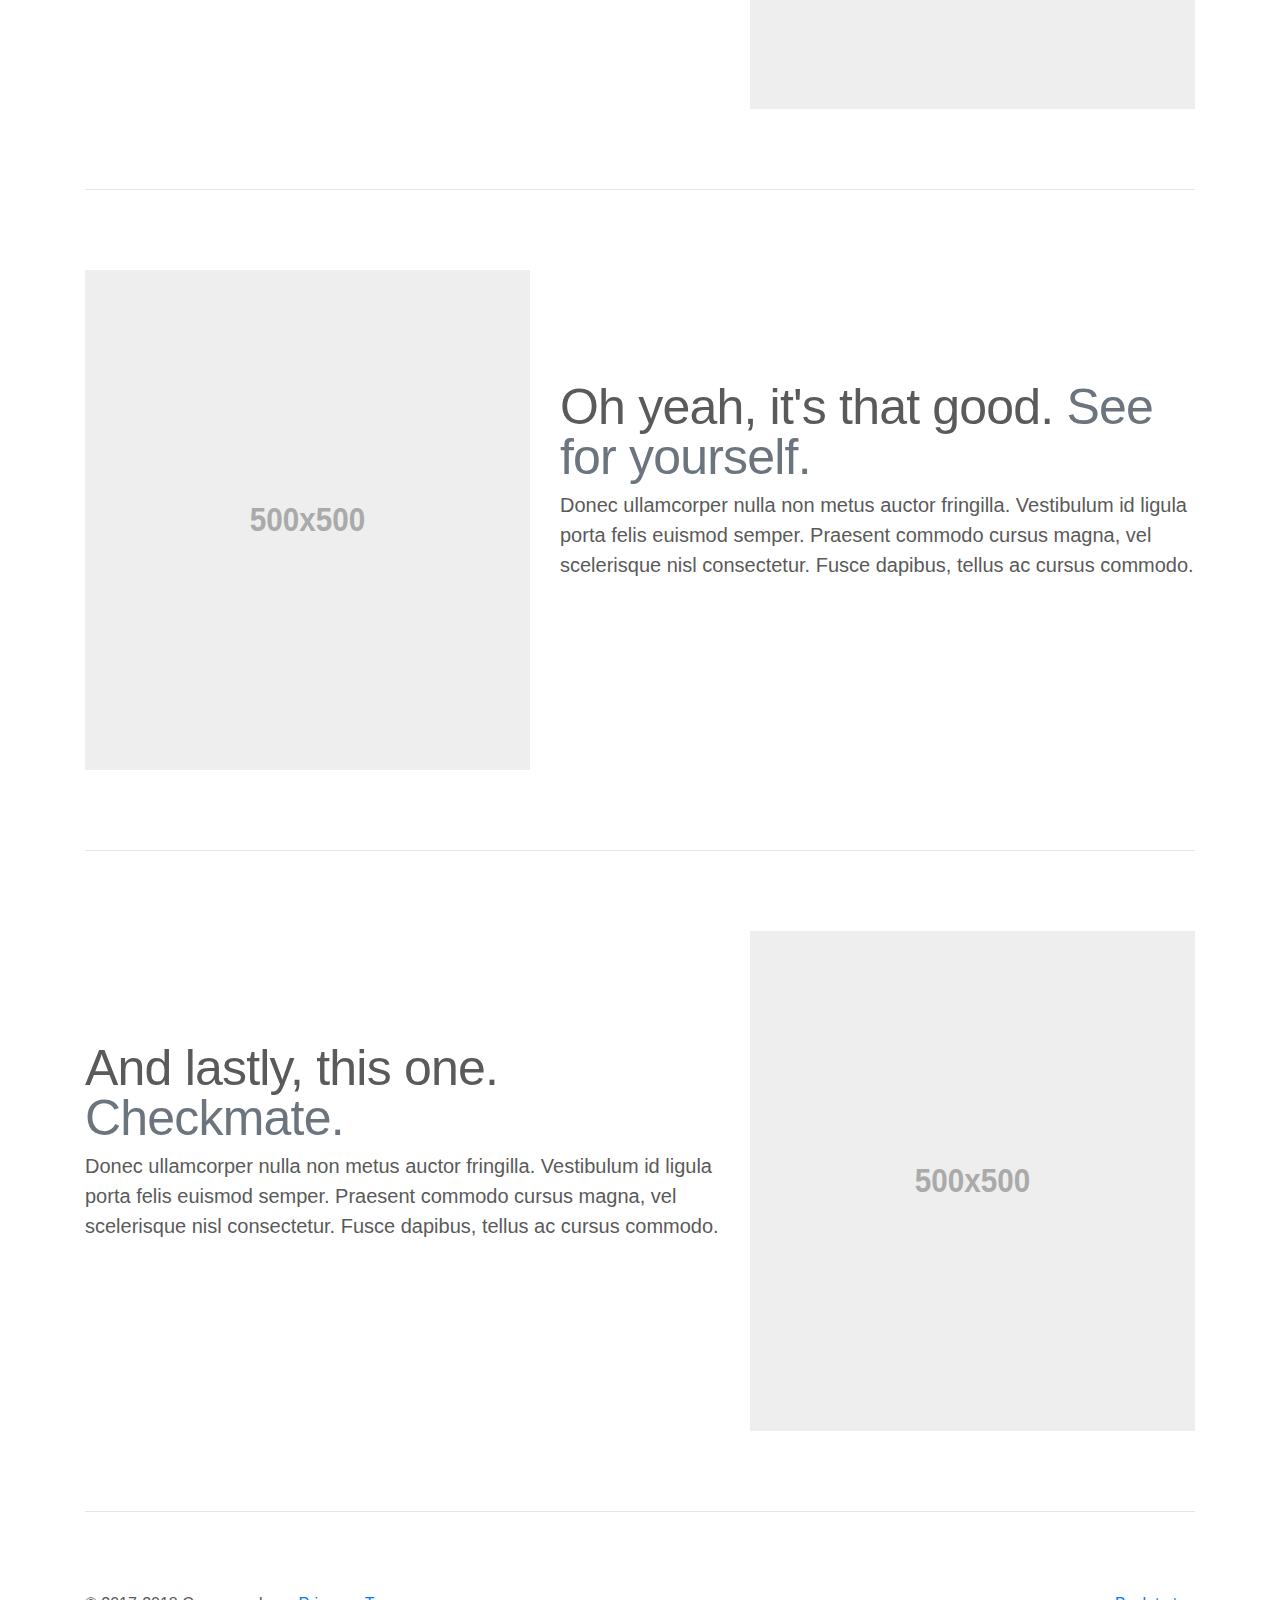
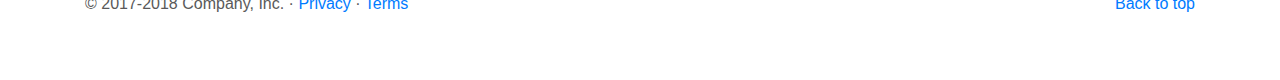
<file: plugins/bootstrap-4.0.0/docs/4.0/examples/carousel/index.html>
<!doctype html>
<html lang="en">
  <head>
    <meta charset="utf-8">
    <meta name="viewport" content="width=device-width, initial-scale=1, shrink-to-fit=no">
    <meta name="description" content="">
    <meta name="author" content="">
    <link rel="icon" href="../../../../favicon.ico">

    <title>Carousel Template for Bootstrap</title>

    <!-- Bootstrap core CSS -->
    <link href="../../../../dist/css/bootstrap.min.css" rel="stylesheet">

    <!-- Custom styles for this template -->
    <link href="carousel.css" rel="stylesheet">
  </head>
  <body>

    <header>
      <nav class="navbar navbar-expand-md navbar-dark fixed-top bg-dark">
        <a class="navbar-brand" href="#">Carousel</a>
        <button class="navbar-toggler" type="button" data-toggle="collapse" data-target="#navbarCollapse" aria-controls="navbarCollapse" aria-expanded="false" aria-label="Toggle navigation">
          <span class="navbar-toggler-icon"></span>
        </button>
        <div class="collapse navbar-collapse" id="navbarCollapse">
          <ul class="navbar-nav mr-auto">
            <li class="nav-item active">
              <a class="nav-link" href="#">Home <span class="sr-only">(current)</span></a>
            </li>
            <li class="nav-item">
              <a class="nav-link" href="#">Link</a>
            </li>
            <li class="nav-item">
              <a class="nav-link disabled" href="#">Disabled</a>
            </li>
          </ul>
          <form class="form-inline mt-2 mt-md-0">
            <input class="form-control mr-sm-2" type="text" placeholder="Search" aria-label="Search">
            <button class="btn btn-outline-success my-2 my-sm-0" type="submit">Search</button>
          </form>
        </div>
      </nav>
    </header>

    <main role="main">

      <div id="myCarousel" class="carousel slide" data-ride="carousel">
        <ol class="carousel-indicators">
          <li data-target="#myCarousel" data-slide-to="0" class="active"></li>
          <li data-target="#myCarousel" data-slide-to="1"></li>
          <li data-target="#myCarousel" data-slide-to="2"></li>
        </ol>
        <div class="carousel-inner">
          <div class="carousel-item active">
            <img class="first-slide" src="[data-uri]" alt="First slide">
            <div class="container">
              <div class="carousel-caption text-left">
                <h1>Example headline.</h1>
                <p>Cras justo odio, dapibus ac facilisis in, egestas eget quam. Donec id elit non mi porta gravida at eget metus. Nullam id dolor id nibh ultricies vehicula ut id elit.</p>
                <p><a class="btn btn-lg btn-primary" href="#" role="button">Sign up today</a></p>
              </div>
            </div>
          </div>
          <div class="carousel-item">
            <img class="second-slide" src="[data-uri]" alt="Second slide">
            <div class="container">
              <div class="carousel-caption">
                <h1>Another example headline.</h1>
                <p>Cras justo odio, dapibus ac facilisis in, egestas eget quam. Donec id elit non mi porta gravida at eget metus. Nullam id dolor id nibh ultricies vehicula ut id elit.</p>
                <p><a class="btn btn-lg btn-primary" href="#" role="button">Learn more</a></p>
              </div>
            </div>
          </div>
          <div class="carousel-item">
            <img class="third-slide" src="[data-uri]" alt="Third slide">
            <div class="container">
              <div class="carousel-caption text-right">
                <h1>One more for good measure.</h1>
                <p>Cras justo odio, dapibus ac facilisis in, egestas eget quam. Donec id elit non mi porta gravida at eget metus. Nullam id dolor id nibh ultricies vehicula ut id elit.</p>
                <p><a class="btn btn-lg btn-primary" href="#" role="button">Browse gallery</a></p>
              </div>
            </div>
          </div>
        </div>
        <a class="carousel-control-prev" href="#myCarousel" role="button" data-slide="prev">
          <span class="carousel-control-prev-icon" aria-hidden="true"></span>
          <span class="sr-only">Previous</span>
        </a>
        <a class="carousel-control-next" href="#myCarousel" role="button" data-slide="next">
          <span class="carousel-control-next-icon" aria-hidden="true"></span>
          <span class="sr-only">Next</span>
        </a>
      </div>


      <!-- Marketing messaging and featurettes
      ================================================== -->
      <!-- Wrap the rest of the page in another container to center all the content. -->

      <div class="container marketing">

        <!-- Three columns of text below the carousel -->
        <div class="row">
          <div class="col-lg-4">
            <img class="rounded-circle" src="[data-uri]" alt="Generic placeholder image" width="140" height="140">
            <h2>Heading</h2>
            <p>Donec sed odio dui. Etiam porta sem malesuada magna mollis euismod. Nullam id dolor id nibh ultricies vehicula ut id elit. Morbi leo risus, porta ac consectetur ac, vestibulum at eros. Praesent commodo cursus magna.</p>
            <p><a class="btn btn-secondary" href="#" role="button">View details &raquo;</a></p>
          </div><!-- /.col-lg-4 -->
          <div class="col-lg-4">
            <img class="rounded-circle" src="[data-uri]" alt="Generic placeholder image" width="140" height="140">
            <h2>Heading</h2>
            <p>Duis mollis, est non commodo luctus, nisi erat porttitor ligula, eget lacinia odio sem nec elit. Cras mattis consectetur purus sit amet fermentum. Fusce dapibus, tellus ac cursus commodo, tortor mauris condimentum nibh.</p>
            <p><a class="btn btn-secondary" href="#" role="button">View details &raquo;</a></p>
          </div><!-- /.col-lg-4 -->
          <div class="col-lg-4">
            <img class="rounded-circle" src="[data-uri]" alt="Generic placeholder image" width="140" height="140">
            <h2>Heading</h2>
            <p>Donec sed odio dui. Cras justo odio, dapibus ac facilisis in, egestas eget quam. Vestibulum id ligula porta felis euismod semper. Fusce dapibus, tellus ac cursus commodo, tortor mauris condimentum nibh, ut fermentum massa justo sit amet risus.</p>
            <p><a class="btn btn-secondary" href="#" role="button">View details &raquo;</a></p>
          </div><!-- /.col-lg-4 -->
        </div><!-- /.row -->


        <!-- START THE FEATURETTES -->

        <hr class="featurette-divider">

        <div class="row featurette">
          <div class="col-md-7">
            <h2 class="featurette-heading">First featurette heading. <span class="text-muted">It'll blow your mind.</span></h2>
            <p class="lead">Donec ullamcorper nulla non metus auctor fringilla. Vestibulum id ligula porta felis euismod semper. Praesent commodo cursus magna, vel scelerisque nisl consectetur. Fusce dapibus, tellus ac cursus commodo.</p>
          </div>
          <div class="col-md-5">
            <img class="featurette-image img-fluid mx-auto" data-src="holder.js/500x500/auto" alt="Generic placeholder image">
          </div>
        </div>

        <hr class="featurette-divider">

        <div class="row featurette">
          <div class="col-md-7 order-md-2">
            <h2 class="featurette-heading">Oh yeah, it's that good. <span class="text-muted">See for yourself.</span></h2>
            <p class="lead">Donec ullamcorper nulla non metus auctor fringilla. Vestibulum id ligula porta felis euismod semper. Praesent commodo cursus magna, vel scelerisque nisl consectetur. Fusce dapibus, tellus ac cursus commodo.</p>
          </div>
          <div class="col-md-5 order-md-1">
            <img class="featurette-image img-fluid mx-auto" data-src="holder.js/500x500/auto" alt="Generic placeholder image">
          </div>
        </div>

        <hr class="featurette-divider">

        <div class="row featurette">
          <div class="col-md-7">
            <h2 class="featurette-heading">And lastly, this one. <span class="text-muted">Checkmate.</span></h2>
            <p class="lead">Donec ullamcorper nulla non metus auctor fringilla. Vestibulum id ligula porta felis euismod semper. Praesent commodo cursus magna, vel scelerisque nisl consectetur. Fusce dapibus, tellus ac cursus commodo.</p>
          </div>
          <div class="col-md-5">
            <img class="featurette-image img-fluid mx-auto" data-src="holder.js/500x500/auto" alt="Generic placeholder image">
          </div>
        </div>

        <hr class="featurette-divider">

        <!-- /END THE FEATURETTES -->

      </div><!-- /.container -->


      <!-- FOOTER -->
      <footer class="container">
        <p class="float-right"><a href="#">Back to top</a></p>
        <p>&copy; 2017-2018 Company, Inc. &middot; <a href="#">Privacy</a> &middot; <a href="#">Terms</a></p>
      </footer>
    </main>

    <!-- Bootstrap core JavaScript
    ================================================== -->
    <!-- Placed at the end of the document so the pages load faster -->
    <script src="https://code.jquery.com/jquery-3.2.1.slim.min.js" integrity="sha384-KJ3o2DKtIkvYIK3UENzmM7KCkRr/rE9/Qpg6aAZGJwFDMVNA/GpGFF93hXpG5KkN" crossorigin="anonymous"></script>
    <script>window.jQuery || document.write('<script src="../../../../assets/js/vendor/jquery-slim.min.js"><\/script>')</script>
    <script src="../../../../assets/js/vendor/popper.min.js"></script>
    <script src="../../../../dist/js/bootstrap.min.js"></script>
    <!-- Just to make our placeholder images work. Don't actually copy the next line! -->
    <script src="../../../../assets/js/vendor/holder.min.js"></script>
  </body>
</html>
</file>
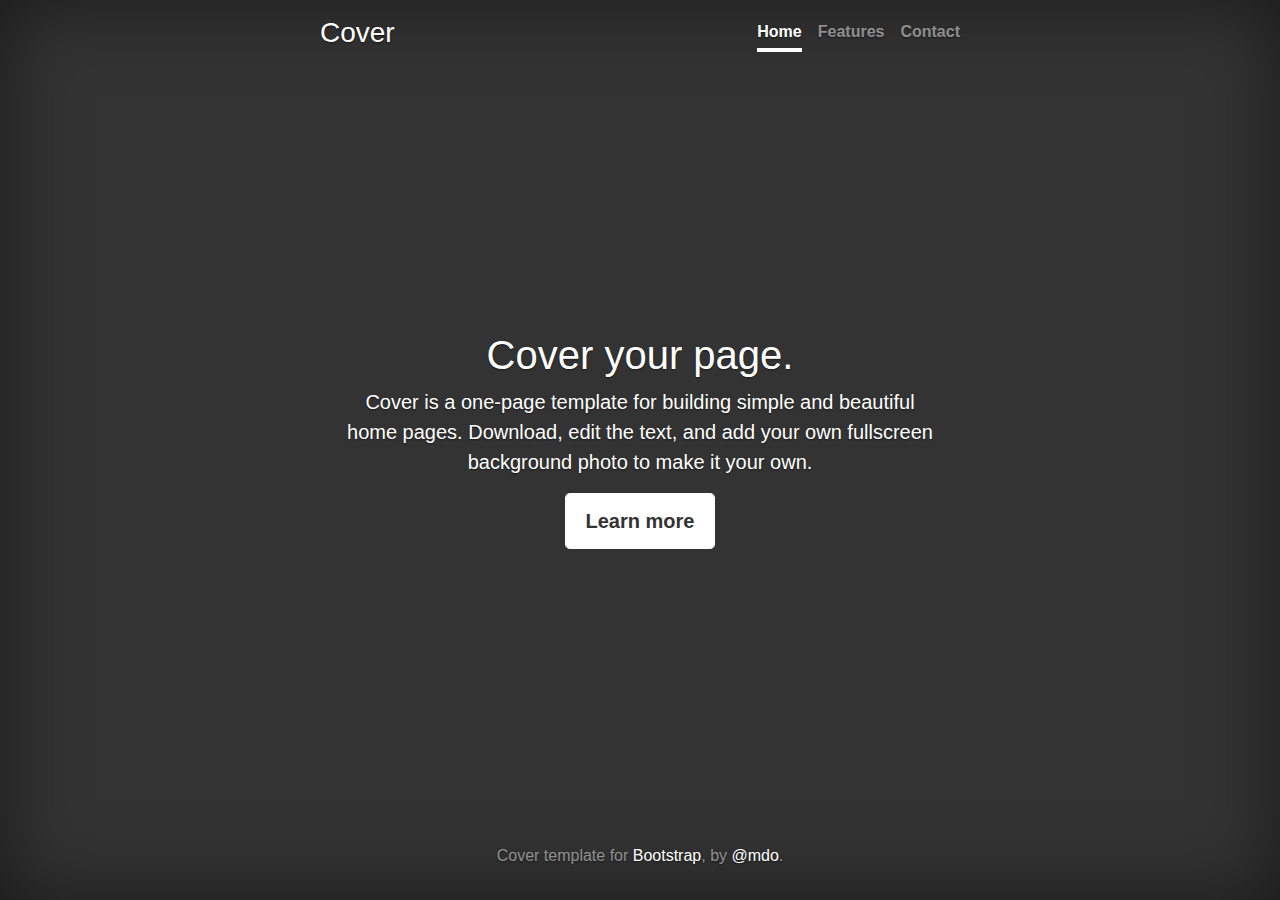
<file: plugins/bootstrap-4.0.0/docs/4.0/examples/cover/index.html>
<!doctype html>
<html lang="en">
  <head>
    <meta charset="utf-8">
    <meta name="viewport" content="width=device-width, initial-scale=1, shrink-to-fit=no">
    <meta name="description" content="">
    <meta name="author" content="">
    <link rel="icon" href="../../../../favicon.ico">

    <title>Cover Template for Bootstrap</title>

    <!-- Bootstrap core CSS -->
    <link href="../../../../dist/css/bootstrap.min.css" rel="stylesheet">

    <!-- Custom styles for this template -->
    <link href="cover.css" rel="stylesheet">
  </head>

  <body class="text-center">

    <div class="cover-container d-flex h-100 p-3 mx-auto flex-column">
      <header class="masthead mb-auto">
        <div class="inner">
          <h3 class="masthead-brand">Cover</h3>
          <nav class="nav nav-masthead justify-content-center">
            <a class="nav-link active" href="#">Home</a>
            <a class="nav-link" href="#">Features</a>
            <a class="nav-link" href="#">Contact</a>
          </nav>
        </div>
      </header>

      <main role="main" class="inner cover">
        <h1 class="cover-heading">Cover your page.</h1>
        <p class="lead">Cover is a one-page template for building simple and beautiful home pages. Download, edit the text, and add your own fullscreen background photo to make it your own.</p>
        <p class="lead">
          <a href="#" class="btn btn-lg btn-secondary">Learn more</a>
        </p>
      </main>

      <footer class="mastfoot mt-auto">
        <div class="inner">
          <p>Cover template for <a href="https://getbootstrap.com/">Bootstrap</a>, by <a href="https://twitter.com/mdo">@mdo</a>.</p>
        </div>
      </footer>
    </div>


    <!-- Bootstrap core JavaScript
    ================================================== -->
    <!-- Placed at the end of the document so the pages load faster -->
    <script src="https://code.jquery.com/jquery-3.2.1.slim.min.js" integrity="sha384-KJ3o2DKtIkvYIK3UENzmM7KCkRr/rE9/Qpg6aAZGJwFDMVNA/GpGFF93hXpG5KkN" crossorigin="anonymous"></script>
    <script>window.jQuery || document.write('<script src="../../../../assets/js/vendor/jquery-slim.min.js"><\/script>')</script>
    <script src="../../../../assets/js/vendor/popper.min.js"></script>
    <script src="../../../../dist/js/bootstrap.min.js"></script>
  </body>
</html>
</file>
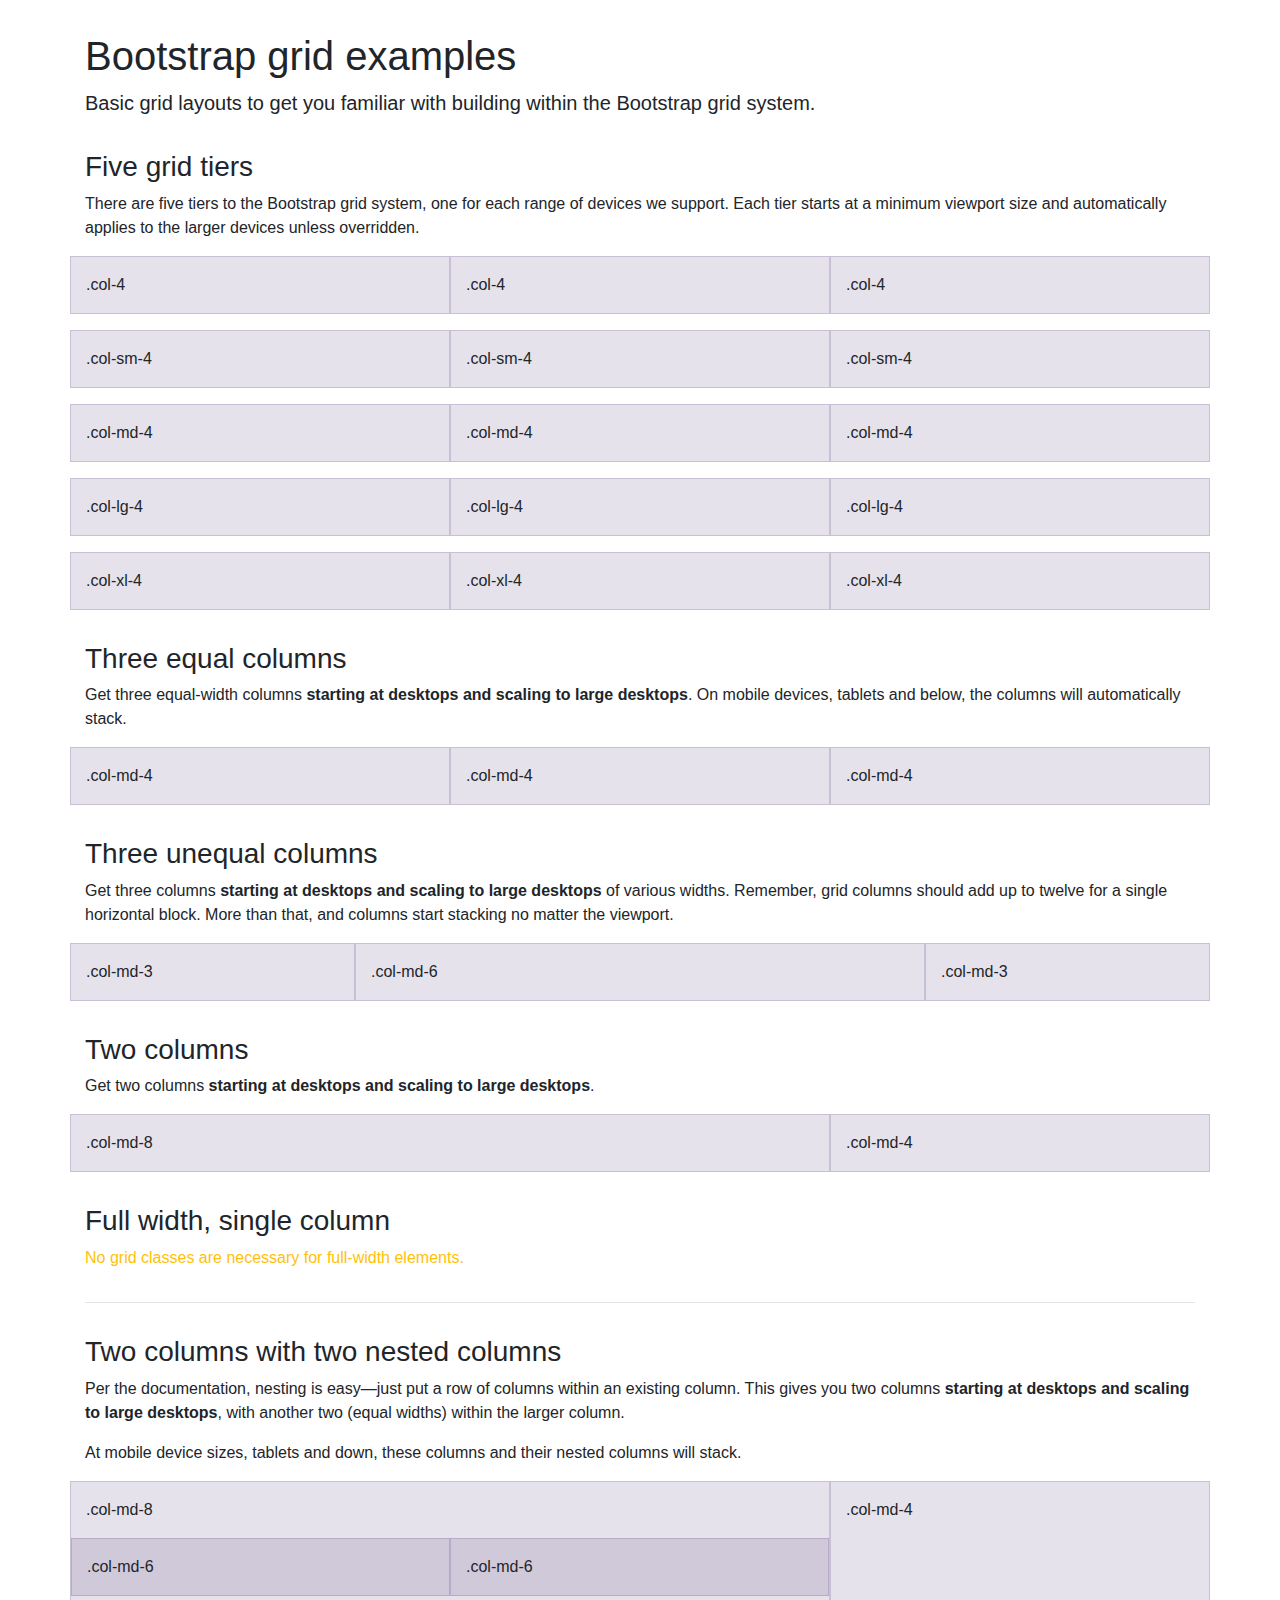
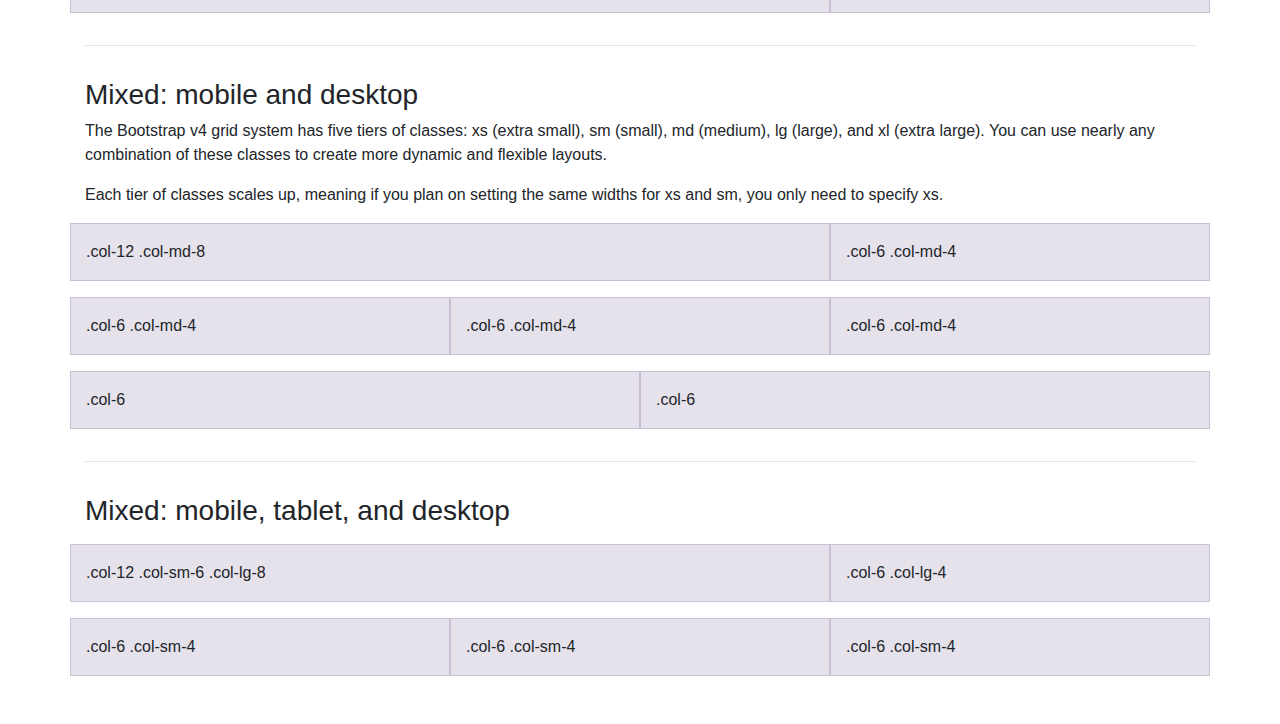
<file: plugins/bootstrap-4.0.0/docs/4.0/examples/grid/index.html>
<!doctype html>
<html lang="en">
  <head>
    <meta charset="utf-8">
    <meta name="viewport" content="width=device-width, initial-scale=1, shrink-to-fit=no">
    <meta name="description" content="">
    <meta name="author" content="">
    <link rel="icon" href="../../../../favicon.ico">

    <title>Grid Template for Bootstrap</title>

    <!-- Bootstrap core CSS -->
    <link href="../../../../dist/css/bootstrap.min.css" rel="stylesheet">

    <!-- Custom styles for this template -->
    <link href="grid.css" rel="stylesheet">
  </head>

  <body>
    <div class="container">

      <h1>Bootstrap grid examples</h1>
      <p class="lead">Basic grid layouts to get you familiar with building within the Bootstrap grid system.</p>

      <h3>Five grid tiers</h3>
      <p>There are five tiers to the Bootstrap grid system, one for each range of devices we support. Each tier starts at a minimum viewport size and automatically applies to the larger devices unless overridden.</p>

      <div class="row">
        <div class="col-4">.col-4</div>
        <div class="col-4">.col-4</div>
        <div class="col-4">.col-4</div>
      </div>

      <div class="row">
        <div class="col-sm-4">.col-sm-4</div>
        <div class="col-sm-4">.col-sm-4</div>
        <div class="col-sm-4">.col-sm-4</div>
      </div>

      <div class="row">
        <div class="col-md-4">.col-md-4</div>
        <div class="col-md-4">.col-md-4</div>
        <div class="col-md-4">.col-md-4</div>
      </div>

      <div class="row">
        <div class="col-lg-4">.col-lg-4</div>
        <div class="col-lg-4">.col-lg-4</div>
        <div class="col-lg-4">.col-lg-4</div>
      </div>

      <div class="row">
        <div class="col-xl-4">.col-xl-4</div>
        <div class="col-xl-4">.col-xl-4</div>
        <div class="col-xl-4">.col-xl-4</div>
      </div>

      <h3>Three equal columns</h3>
      <p>Get three equal-width columns <strong>starting at desktops and scaling to large desktops</strong>. On mobile devices, tablets and below, the columns will automatically stack.</p>
      <div class="row">
        <div class="col-md-4">.col-md-4</div>
        <div class="col-md-4">.col-md-4</div>
        <div class="col-md-4">.col-md-4</div>
      </div>

      <h3>Three unequal columns</h3>
      <p>Get three columns <strong>starting at desktops and scaling to large desktops</strong> of various widths. Remember, grid columns should add up to twelve for a single horizontal block. More than that, and columns start stacking no matter the viewport.</p>
      <div class="row">
        <div class="col-md-3">.col-md-3</div>
        <div class="col-md-6">.col-md-6</div>
        <div class="col-md-3">.col-md-3</div>
      </div>

      <h3>Two columns</h3>
      <p>Get two columns <strong>starting at desktops and scaling to large desktops</strong>.</p>
      <div class="row">
        <div class="col-md-8">.col-md-8</div>
        <div class="col-md-4">.col-md-4</div>
      </div>

      <h3>Full width, single column</h3>
      <p class="text-warning">No grid classes are necessary for full-width elements.</p>

      <hr>

      <h3>Two columns with two nested columns</h3>
      <p>Per the documentation, nesting is easy—just put a row of columns within an existing column. This gives you two columns <strong>starting at desktops and scaling to large desktops</strong>, with another two (equal widths) within the larger column.</p>
      <p>At mobile device sizes, tablets and down, these columns and their nested columns will stack.</p>
      <div class="row">
        <div class="col-md-8">
          .col-md-8
          <div class="row">
            <div class="col-md-6">.col-md-6</div>
            <div class="col-md-6">.col-md-6</div>
          </div>
        </div>
        <div class="col-md-4">.col-md-4</div>
      </div>

      <hr>

      <h3>Mixed: mobile and desktop</h3>
      <p>The Bootstrap v4 grid system has five tiers of classes: xs (extra small), sm (small), md (medium), lg (large), and xl (extra large). You can use nearly any combination of these classes to create more dynamic and flexible layouts.</p>
      <p>Each tier of classes scales up, meaning if you plan on setting the same widths for xs and sm, you only need to specify xs.</p>
      <div class="row">
        <div class="col-12 col-md-8">.col-12 .col-md-8</div>
        <div class="col-6 col-md-4">.col-6 .col-md-4</div>
      </div>
      <div class="row">
        <div class="col-6 col-md-4">.col-6 .col-md-4</div>
        <div class="col-6 col-md-4">.col-6 .col-md-4</div>
        <div class="col-6 col-md-4">.col-6 .col-md-4</div>
      </div>
      <div class="row">
        <div class="col-6">.col-6</div>
        <div class="col-6">.col-6</div>
      </div>

      <hr>

      <h3>Mixed: mobile, tablet, and desktop</h3>
      <p></p>
      <div class="row">
        <div class="col-12 col-sm-6 col-lg-8">.col-12 .col-sm-6 .col-lg-8</div>
        <div class="col-6 col-lg-4">.col-6 .col-lg-4</div>
      </div>
      <div class="row">
        <div class="col-6 col-sm-4">.col-6 .col-sm-4</div>
        <div class="col-6 col-sm-4">.col-6 .col-sm-4</div>
        <div class="col-6 col-sm-4">.col-6 .col-sm-4</div>
      </div>

    </div> <!-- /container -->
  </body>
</html>
</file>
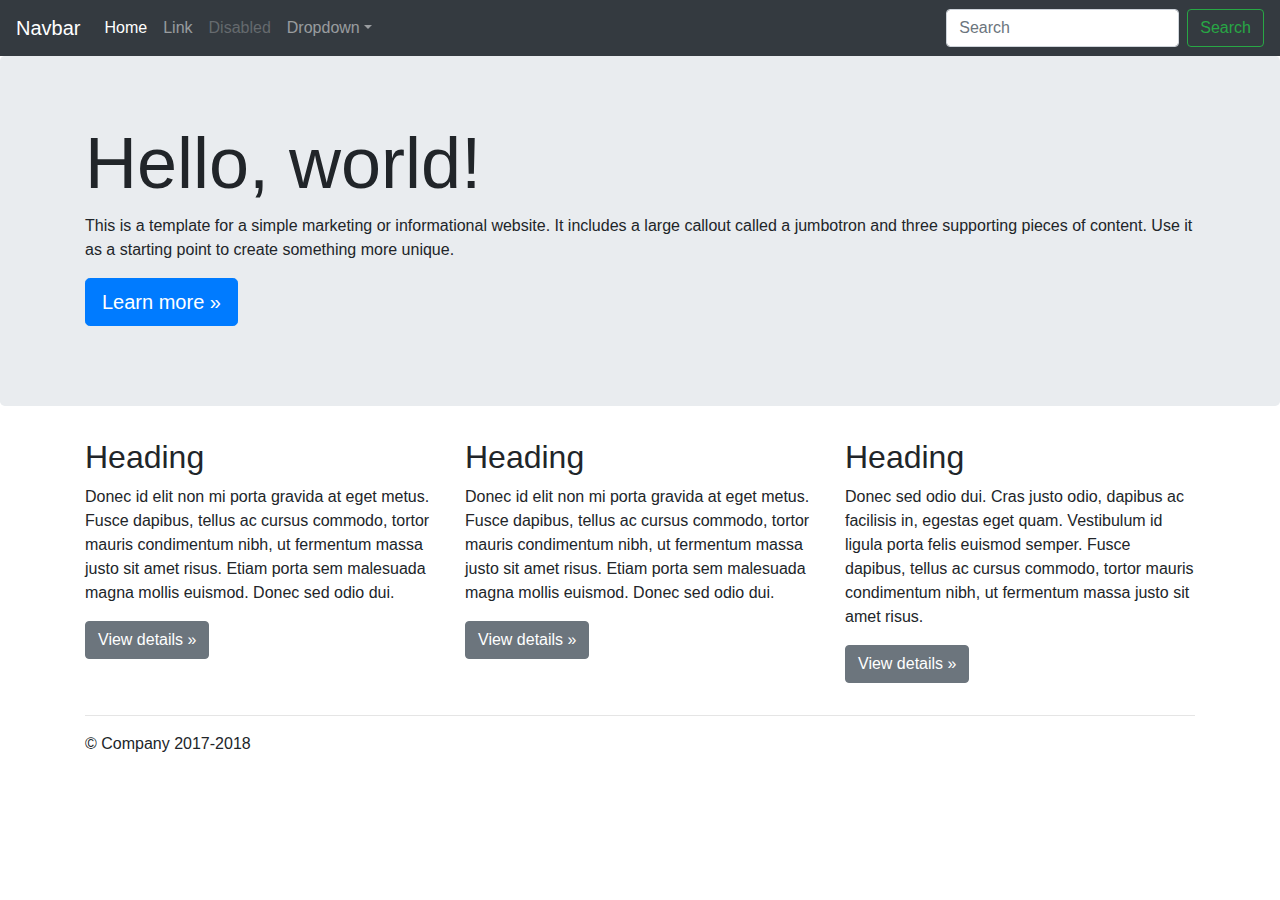
<file: plugins/bootstrap-4.0.0/docs/4.0/examples/jumbotron/index.html>
<!doctype html>
<html lang="en">
  <head>
    <meta charset="utf-8">
    <meta name="viewport" content="width=device-width, initial-scale=1, shrink-to-fit=no">
    <meta name="description" content="">
    <meta name="author" content="">
    <link rel="icon" href="../../../../favicon.ico">

    <title>Jumbotron Template for Bootstrap</title>

    <!-- Bootstrap core CSS -->
    <link href="../../../../dist/css/bootstrap.min.css" rel="stylesheet">

    <!-- Custom styles for this template -->
    <link href="jumbotron.css" rel="stylesheet">
  </head>

  <body>

    <nav class="navbar navbar-expand-md navbar-dark fixed-top bg-dark">
      <a class="navbar-brand" href="#">Navbar</a>
      <button class="navbar-toggler" type="button" data-toggle="collapse" data-target="#navbarsExampleDefault" aria-controls="navbarsExampleDefault" aria-expanded="false" aria-label="Toggle navigation">
        <span class="navbar-toggler-icon"></span>
      </button>

      <div class="collapse navbar-collapse" id="navbarsExampleDefault">
        <ul class="navbar-nav mr-auto">
          <li class="nav-item active">
            <a class="nav-link" href="#">Home <span class="sr-only">(current)</span></a>
          </li>
          <li class="nav-item">
            <a class="nav-link" href="#">Link</a>
          </li>
          <li class="nav-item">
            <a class="nav-link disabled" href="#">Disabled</a>
          </li>
          <li class="nav-item dropdown">
            <a class="nav-link dropdown-toggle" href="http://example.com" id="dropdown01" data-toggle="dropdown" aria-haspopup="true" aria-expanded="false">Dropdown</a>
            <div class="dropdown-menu" aria-labelledby="dropdown01">
              <a class="dropdown-item" href="#">Action</a>
              <a class="dropdown-item" href="#">Another action</a>
              <a class="dropdown-item" href="#">Something else here</a>
            </div>
          </li>
        </ul>
        <form class="form-inline my-2 my-lg-0">
          <input class="form-control mr-sm-2" type="text" placeholder="Search" aria-label="Search">
          <button class="btn btn-outline-success my-2 my-sm-0" type="submit">Search</button>
        </form>
      </div>
    </nav>

    <main role="main">

      <!-- Main jumbotron for a primary marketing message or call to action -->
      <div class="jumbotron">
        <div class="container">
          <h1 class="display-3">Hello, world!</h1>
          <p>This is a template for a simple marketing or informational website. It includes a large callout called a jumbotron and three supporting pieces of content. Use it as a starting point to create something more unique.</p>
          <p><a class="btn btn-primary btn-lg" href="#" role="button">Learn more &raquo;</a></p>
        </div>
      </div>

      <div class="container">
        <!-- Example row of columns -->
        <div class="row">
          <div class="col-md-4">
            <h2>Heading</h2>
            <p>Donec id elit non mi porta gravida at eget metus. Fusce dapibus, tellus ac cursus commodo, tortor mauris condimentum nibh, ut fermentum massa justo sit amet risus. Etiam porta sem malesuada magna mollis euismod. Donec sed odio dui. </p>
            <p><a class="btn btn-secondary" href="#" role="button">View details &raquo;</a></p>
          </div>
          <div class="col-md-4">
            <h2>Heading</h2>
            <p>Donec id elit non mi porta gravida at eget metus. Fusce dapibus, tellus ac cursus commodo, tortor mauris condimentum nibh, ut fermentum massa justo sit amet risus. Etiam porta sem malesuada magna mollis euismod. Donec sed odio dui. </p>
            <p><a class="btn btn-secondary" href="#" role="button">View details &raquo;</a></p>
          </div>
          <div class="col-md-4">
            <h2>Heading</h2>
            <p>Donec sed odio dui. Cras justo odio, dapibus ac facilisis in, egestas eget quam. Vestibulum id ligula porta felis euismod semper. Fusce dapibus, tellus ac cursus commodo, tortor mauris condimentum nibh, ut fermentum massa justo sit amet risus.</p>
            <p><a class="btn btn-secondary" href="#" role="button">View details &raquo;</a></p>
          </div>
        </div>

        <hr>

      </div> <!-- /container -->

    </main>

    <footer class="container">
      <p>&copy; Company 2017-2018</p>
    </footer>

    <!-- Bootstrap core JavaScript
    ================================================== -->
    <!-- Placed at the end of the document so the pages load faster -->
    <script src="https://code.jquery.com/jquery-3.2.1.slim.min.js" integrity="sha384-KJ3o2DKtIkvYIK3UENzmM7KCkRr/rE9/Qpg6aAZGJwFDMVNA/GpGFF93hXpG5KkN" crossorigin="anonymous"></script>
    <script>window.jQuery || document.write('<script src="../../../../assets/js/vendor/jquery-slim.min.js"><\/script>')</script>
    <script src="../../../../assets/js/vendor/popper.min.js"></script>
    <script src="../../../../dist/js/bootstrap.min.js"></script>
  </body>
</html>
</file>
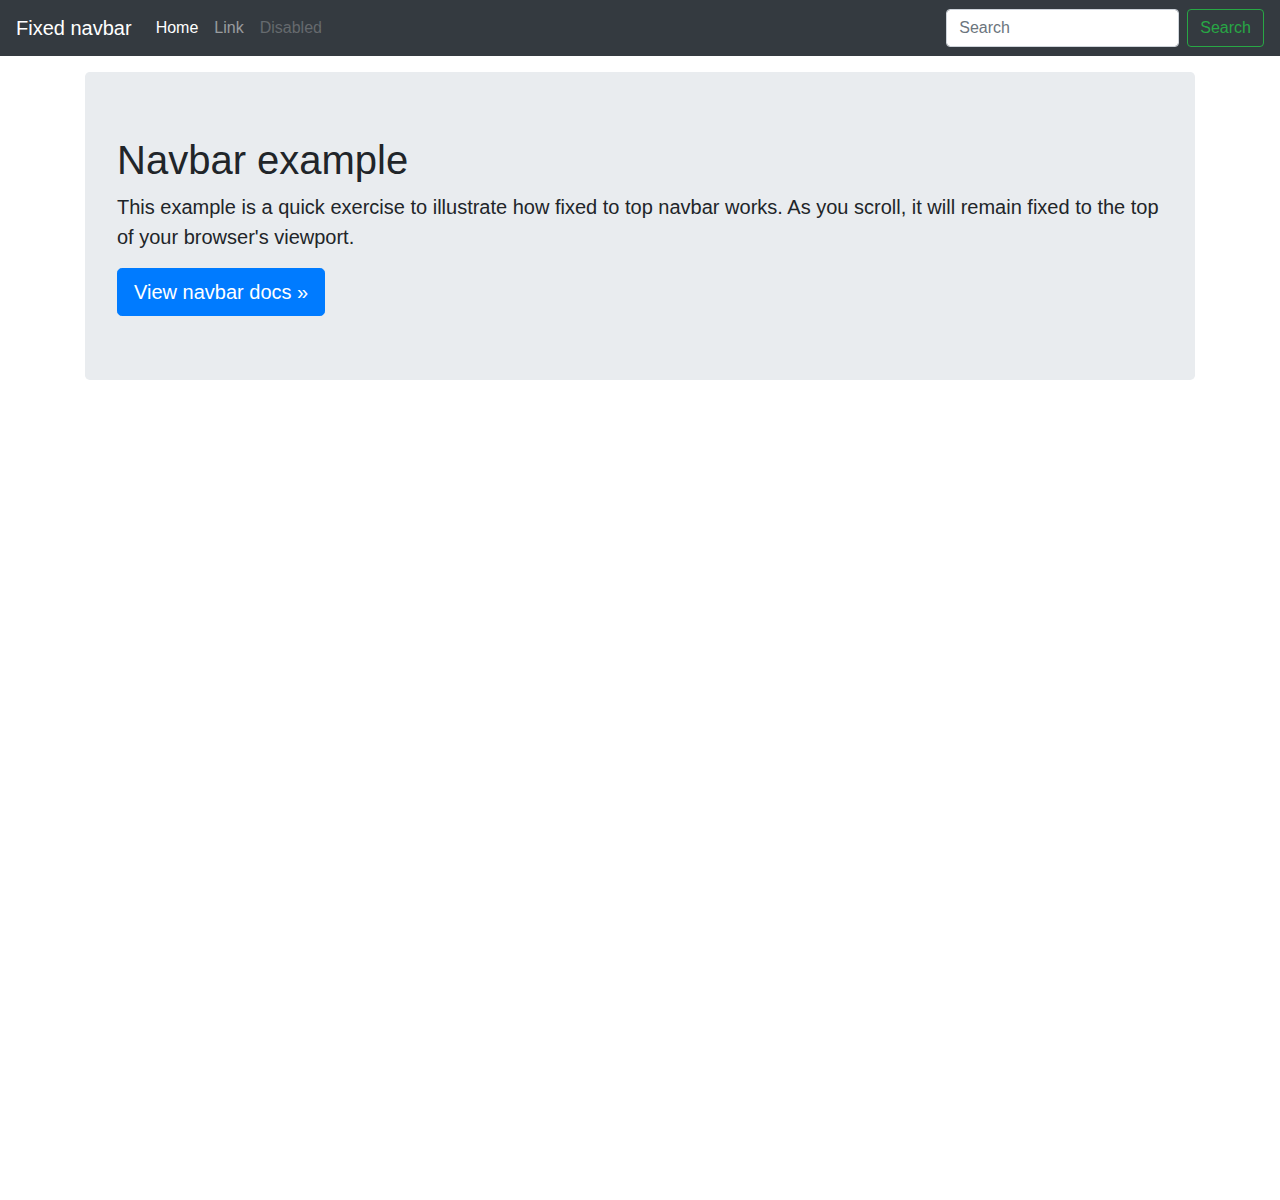
<file: plugins/bootstrap-4.0.0/docs/4.0/examples/navbar-fixed/index.html>
<!doctype html>
<html lang="en">
  <head>
    <meta charset="utf-8">
    <meta name="viewport" content="width=device-width, initial-scale=1, shrink-to-fit=no">
    <meta name="description" content="">
    <meta name="author" content="">
    <link rel="icon" href="../../../../favicon.ico">

    <title>Fixed top navbar example for Bootstrap</title>

    <!-- Bootstrap core CSS -->
    <link href="../../../../dist/css/bootstrap.min.css" rel="stylesheet">

    <!-- Custom styles for this template -->
    <link href="navbar-top-fixed.css" rel="stylesheet">
  </head>

  <body>

    <nav class="navbar navbar-expand-md navbar-dark fixed-top bg-dark">
      <a class="navbar-brand" href="#">Fixed navbar</a>
      <button class="navbar-toggler" type="button" data-toggle="collapse" data-target="#navbarCollapse" aria-controls="navbarCollapse" aria-expanded="false" aria-label="Toggle navigation">
        <span class="navbar-toggler-icon"></span>
      </button>
      <div class="collapse navbar-collapse" id="navbarCollapse">
        <ul class="navbar-nav mr-auto">
          <li class="nav-item active">
            <a class="nav-link" href="#">Home <span class="sr-only">(current)</span></a>
          </li>
          <li class="nav-item">
            <a class="nav-link" href="#">Link</a>
          </li>
          <li class="nav-item">
            <a class="nav-link disabled" href="#">Disabled</a>
          </li>
        </ul>
        <form class="form-inline mt-2 mt-md-0">
          <input class="form-control mr-sm-2" type="text" placeholder="Search" aria-label="Search">
          <button class="btn btn-outline-success my-2 my-sm-0" type="submit">Search</button>
        </form>
      </div>
    </nav>

    <main role="main" class="container">
      <div class="jumbotron">
        <h1>Navbar example</h1>
        <p class="lead">This example is a quick exercise to illustrate how fixed to top navbar works. As you scroll, it will remain fixed to the top of your browser's viewport.</p>
        <a class="btn btn-lg btn-primary" href="../../components/navbar/" role="button">View navbar docs &raquo;</a>
      </div>
    </main>

    <!-- Bootstrap core JavaScript
    ================================================== -->
    <!-- Placed at the end of the document so the pages load faster -->
    <script src="https://code.jquery.com/jquery-3.2.1.slim.min.js" integrity="sha384-KJ3o2DKtIkvYIK3UENzmM7KCkRr/rE9/Qpg6aAZGJwFDMVNA/GpGFF93hXpG5KkN" crossorigin="anonymous"></script>
    <script>window.jQuery || document.write('<script src="../../../../assets/js/vendor/jquery-slim.min.js"><\/script>')</script>
    <script src="../../../../assets/js/vendor/popper.min.js"></script>
    <script src="../../../../dist/js/bootstrap.min.js"></script>
  </body>
</html>
</file>
<file: styles/css/style-en.css>
.site,.site__header .header .header-menu .header-menu_item{display:-webkit-box;display:-ms-flexbox;display:-webkit-flex}.ellipsis,svg:not(:root){overflow:hidden}progress,sub,sup{vertical-align:baseline}.txt-block,.txt-block .txt,legend{max-width:100%}.mt-0{margin-top:0!important}.mt-1{margin-top:1px!important}.mt-2{margin-top:2px!important}.mt-3{margin-top:3px!important}.mt-4{margin-top:4px!important}.mt-5{margin-top:5px!important}.mt-6{margin-top:6px}.mt-7{margin-top:7px}.mt-8{margin-top:8px}.mt-9{margin-top:9px}.mt-10{margin-top:10px}.mt-11{margin-top:11px}.mt-12{margin-top:12px}.mt-13{margin-top:13px}.mt-14{margin-top:14px}.mt-15{margin-top:15px}.mt-16{margin-top:16px}.mt-17{margin-top:17px}.mt-18{margin-top:18px}.mt-19{margin-top:19px}.mt-20{margin-top:20px}.mt-21{margin-top:21px}.mt-22{margin-top:22px}.mt-23{margin-top:23px}.mt-24{margin-top:24px}.mt-25{margin-top:25px}.mt-26{margin-top:26px}.mt-27{margin-top:27px}.mt-28{margin-top:28px}.mt-29{margin-top:29px}.mt-30{margin-top:30px}.mt-31{margin-top:31px}.mt-32{margin-top:32px}.mt-33{margin-top:33px}.mt-34{margin-top:34px}.mt-35{margin-top:35px}.mt-36{margin-top:36px}.mt-37{margin-top:37px}.mt-38{margin-top:38px}.mt-39{margin-top:39px}.mt-40{margin-top:40px}.mt-41{margin-top:41px}.mt-42{margin-top:42px}.mt-43{margin-top:43px}.mt-44{margin-top:44px}.mt-45{margin-top:45px}.mt-46{margin-top:46px}.mt-47{margin-top:47px}.mt-48{margin-top:48px}.mt-49{margin-top:49px}.mt-50{margin-top:50px}.mt-51{margin-top:51px}.mt-52{margin-top:52px}.mt-53{margin-top:53px}.mt-54{margin-top:54px}.mt-55{margin-top:55px}.mt-56{margin-top:56px}.mt-57{margin-top:57px}.mt-58{margin-top:58px}.mt-59{margin-top:59px}.mt-60{margin-top:60px}.mt-61{margin-top:61px}.mt-62{margin-top:62px}.mt-63{margin-top:63px}.mt-64{margin-top:64px}.mt-65{margin-top:65px}.mt-66{margin-top:66px}.mt-67{margin-top:67px}.mt-68{margin-top:68px}.mt-69{margin-top:69px}.mt-70{margin-top:70px}.mt-71{margin-top:71px}.mt-72{margin-top:72px}.mt-73{margin-top:73px}.mt-74{margin-top:74px}.mt-75{margin-top:75px}.mt-76{margin-top:76px}.mt-77{margin-top:77px}.mt-78{margin-top:78px}.mt-79{margin-top:79px}.mt-80{margin-top:80px}.mt-81{margin-top:81px}.mt-82{margin-top:82px}.mt-83{margin-top:83px}.mt-84{margin-top:84px}.mt-85{margin-top:85px}.mt-86{margin-top:86px}.mt-87{margin-top:87px}.mt-88{margin-top:88px}.mt-89{margin-top:89px}.mt-90{margin-top:90px}.mt-91{margin-top:91px}.mt-92{margin-top:92px}.mt-93{margin-top:93px}.mt-94{margin-top:94px}.mt-95{margin-top:95px}.mt-96{margin-top:96px}.mt-97{margin-top:97px}.mt-98{margin-top:98px}.mt-99{margin-top:99px}.mt-100{margin-top:100px}.mt-101{margin-top:101px}.mt-102{margin-top:102px}.mt-103{margin-top:103px}.mt-104{margin-top:104px}.mt-105{margin-top:105px}.mt-106{margin-top:106px}.mt-107{margin-top:107px}.mt-108{margin-top:108px}.mt-109{margin-top:109px}.mt-110{margin-top:110px}.mt-111{margin-top:111px}.mt-112{margin-top:112px}.mt-113{margin-top:113px}.mt-114{margin-top:114px}.mt-115{margin-top:115px}.mt-116{margin-top:116px}.mt-117{margin-top:117px}.mt-118{margin-top:118px}.mt-119{margin-top:119px}.mt-120{margin-top:120px}.mt-121{margin-top:121px}.mt-122{margin-top:122px}.mt-123{margin-top:123px}.mt-124{margin-top:124px}.mt-125{margin-top:125px}.mt-126{margin-top:126px}.mt-127{margin-top:127px}.mt-128{margin-top:128px}.mt-129{margin-top:129px}.mt-130{margin-top:130px}.mt-131{margin-top:131px}.mt-132{margin-top:132px}.mt-133{margin-top:133px}.mt-134{margin-top:134px}.mt-135{margin-top:135px}.mt-136{margin-top:136px}.mt-137{margin-top:137px}.mt-138{margin-top:138px}.mt-139{margin-top:139px}.mt-140{margin-top:140px}.mt-141{margin-top:141px}.mt-142{margin-top:142px}.mt-143{margin-top:143px}.mt-144{margin-top:144px}.mt-145{margin-top:145px}.mt-146{margin-top:146px}.mt-147{margin-top:147px}.mt-148{margin-top:148px}.mt-149{margin-top:149px}.mt-150{margin-top:150px}.mt-151{margin-top:151px}.mt-152{margin-top:152px}.mt-153{margin-top:153px}.mt-154{margin-top:154px}.mt-155{margin-top:155px}.mt-156{margin-top:156px}.mt-157{margin-top:157px}.mt-158{margin-top:158px}.mt-159{margin-top:159px}.mt-160{margin-top:160px}.mt-161{margin-top:161px}.mt-162{margin-top:162px}.mt-163{margin-top:163px}.mt-164{margin-top:164px}.mt-165{margin-top:165px}.mt-166{margin-top:166px}.mt-167{margin-top:167px}.mt-168{margin-top:168px}.mt-169{margin-top:169px}.mt-170{margin-top:170px}.mt-171{margin-top:171px}.mt-172{margin-top:172px}.mt-173{margin-top:173px}.mt-174{margin-top:174px}.mt-175{margin-top:175px}.mt-176{margin-top:176px}.mt-177{margin-top:177px}.mt-178{margin-top:178px}.mt-179{margin-top:179px}.mt-180{margin-top:180px}.mt-181{margin-top:181px}.mt-182{margin-top:182px}.mt-183{margin-top:183px}.mt-184{margin-top:184px}.mt-185{margin-top:185px}.mt-186{margin-top:186px}.mt-187{margin-top:187px}.mt-188{margin-top:188px}.mt-189{margin-top:189px}.mt-190{margin-top:190px}.mt-191{margin-top:191px}.mt-192{margin-top:192px}.mt-193{margin-top:193px}.mt-194{margin-top:194px}.mt-195{margin-top:195px}.mt-196{margin-top:196px}.mt-197{margin-top:197px}.mt-198{margin-top:198px}.mt-199{margin-top:199px}.mt-200{margin-top:200px}.mt-201{margin-top:201px}.mt-202{margin-top:202px}.mt-203{margin-top:203px}.mt-204{margin-top:204px}.mt-205{margin-top:205px}.mt-206{margin-top:206px}.mt-207{margin-top:207px}.mt-208{margin-top:208px}.mt-209{margin-top:209px}.mt-210{margin-top:210px}.mt-211{margin-top:211px}.mt-212{margin-top:212px}.mt-213{margin-top:213px}.mt-214{margin-top:214px}.mt-215{margin-top:215px}.mt-216{margin-top:216px}.mt-217{margin-top:217px}.mt-218{margin-top:218px}.mt-219{margin-top:219px}.mt-220{margin-top:220px}.mt-221{margin-top:221px}.mt-222{margin-top:222px}.mt-223{margin-top:223px}.mt-224{margin-top:224px}.mt-225{margin-top:225px}.mt-226{margin-top:226px}.mt-227{margin-top:227px}.mt-228{margin-top:228px}.mt-229{margin-top:229px}.mt-230{margin-top:230px}.mt-231{margin-top:231px}.mt-232{margin-top:232px}.mt-233{margin-top:233px}.mt-234{margin-top:234px}.mt-235{margin-top:235px}.mt-236{margin-top:236px}.mt-237{margin-top:237px}.mt-238{margin-top:238px}.mt-239{margin-top:239px}.mt-240{margin-top:240px}.mt-241{margin-top:241px}.mt-242{margin-top:242px}.mt-243{margin-top:243px}.mt-244{margin-top:244px}.mt-245{margin-top:245px}.mt-246{margin-top:246px}.mt-247{margin-top:247px}.mt-248{margin-top:248px}.mt-249{margin-top:249px}.mt-250{margin-top:250px}.mt-251{margin-top:251px}.mt-252{margin-top:252px}.mt-253{margin-top:253px}.mt-254{margin-top:254px}.mt-255{margin-top:255px}.mt-256{margin-top:256px}.mt-257{margin-top:257px}.mt-258{margin-top:258px}.mt-259{margin-top:259px}.mt-260{margin-top:260px}.mt-261{margin-top:261px}.mt-262{margin-top:262px}.mt-263{margin-top:263px}.mt-264{margin-top:264px}.mt-265{margin-top:265px}.mt-266{margin-top:266px}.mt-267{margin-top:267px}.mt-268{margin-top:268px}.mt-269{margin-top:269px}.mt-270{margin-top:270px}.mt-271{margin-top:271px}.mt-272{margin-top:272px}.mt-273{margin-top:273px}.mt-274{margin-top:274px}.mt-275{margin-top:275px}.mt-276{margin-top:276px}.mt-277{margin-top:277px}.mt-278{margin-top:278px}.mt-279{margin-top:279px}.mt-280{margin-top:280px}.mt-281{margin-top:281px}.mt-282{margin-top:282px}.mt-283{margin-top:283px}.mt-284{margin-top:284px}.mt-285{margin-top:285px}.mt-286{margin-top:286px}.mt-287{margin-top:287px}.mt-288{margin-top:288px}.mt-289{margin-top:289px}.mt-290{margin-top:290px}.mt-291{margin-top:291px}.mt-292{margin-top:292px}.mt-293{margin-top:293px}.mt-294{margin-top:294px}.mt-295{margin-top:295px}.mt-296{margin-top:296px}.mt-297{margin-top:297px}.mt-298{margin-top:298px}.mt-299{margin-top:299px}.mt-300{margin-top:300px}.mt-301{margin-top:301px}.mt-302{margin-top:302px}.mt-303{margin-top:303px}.mt-304{margin-top:304px}.mt-305{margin-top:305px}.mt-306{margin-top:306px}.mt-307{margin-top:307px}.mt-308{margin-top:308px}.mt-309{margin-top:309px}.mt-310{margin-top:310px}.mt-311{margin-top:311px}.mt-312{margin-top:312px}.mt-313{margin-top:313px}.mt-314{margin-top:314px}.mt-315{margin-top:315px}.mt-316{margin-top:316px}.mt-317{margin-top:317px}.mt-318{margin-top:318px}.mt-319{margin-top:319px}.mt-320{margin-top:320px}.mt-321{margin-top:321px}.mt-322{margin-top:322px}.mt-323{margin-top:323px}.mt-324{margin-top:324px}.mt-325{margin-top:325px}.mt-326{margin-top:326px}.mt-327{margin-top:327px}.mt-328{margin-top:328px}.mt-329{margin-top:329px}.mt-330{margin-top:330px}.mt-331{margin-top:331px}.mt-332{margin-top:332px}.mt-333{margin-top:333px}.mt-334{margin-top:334px}.mt-335{margin-top:335px}.mt-336{margin-top:336px}.mt-337{margin-top:337px}.mt-338{margin-top:338px}.mt-339{margin-top:339px}.mt-340{margin-top:340px}.mt-341{margin-top:341px}.mt-342{margin-top:342px}.mt-343{margin-top:343px}.mt-344{margin-top:344px}.mt-345{margin-top:345px}.mt-346{margin-top:346px}.mt-347{margin-top:347px}.mt-348{margin-top:348px}.mt-349{margin-top:349px}.mt-350{margin-top:350px}.mt-351{margin-top:351px}.mt-352{margin-top:352px}.mt-353{margin-top:353px}.mt-354{margin-top:354px}.mt-355{margin-top:355px}.mt-356{margin-top:356px}.mt-357{margin-top:357px}.mt-358{margin-top:358px}.mt-359{margin-top:359px}.mt-360{margin-top:360px}.mt-361{margin-top:361px}.mt-362{margin-top:362px}.mt-363{margin-top:363px}.mt-364{margin-top:364px}.mt-365{margin-top:365px}.mt-366{margin-top:366px}.mt-367{margin-top:367px}.mt-368{margin-top:368px}.mt-369{margin-top:369px}.mt-370{margin-top:370px}.mt-371{margin-top:371px}.mt-372{margin-top:372px}.mt-373{margin-top:373px}.mt-374{margin-top:374px}.mt-375{margin-top:375px}.mt-376{margin-top:376px}.mt-377{margin-top:377px}.mt-378{margin-top:378px}.mt-379{margin-top:379px}.mt-380{margin-top:380px}.mt-381{margin-top:381px}.mt-382{margin-top:382px}.mt-383{margin-top:383px}.mt-384{margin-top:384px}.mt-385{margin-top:385px}.mt-386{margin-top:386px}.mt-387{margin-top:387px}.mt-388{margin-top:388px}.mt-389{margin-top:389px}.mt-390{margin-top:390px}.mt-391{margin-top:391px}.mt-392{margin-top:392px}.mt-393{margin-top:393px}.mt-394{margin-top:394px}.mt-395{margin-top:395px}.mt-396{margin-top:396px}.mt-397{margin-top:397px}.mt-398{margin-top:398px}.mt-399{margin-top:399px}.mt-400{margin-top:400px}.mt-401{margin-top:401px}.mt-402{margin-top:402px}.mt-403{margin-top:403px}.mt-404{margin-top:404px}.mt-405{margin-top:405px}.mt-406{margin-top:406px}.mt-407{margin-top:407px}.mt-408{margin-top:408px}.mt-409{margin-top:409px}.mt-410{margin-top:410px}.mt-411{margin-top:411px}.mt-412{margin-top:412px}.mt-413{margin-top:413px}.mt-414{margin-top:414px}.mt-415{margin-top:415px}.mt-416{margin-top:416px}.mt-417{margin-top:417px}.mt-418{margin-top:418px}.mt-419{margin-top:419px}.mt-420{margin-top:420px}.mt-421{margin-top:421px}.mt-422{margin-top:422px}.mt-423{margin-top:423px}.mt-424{margin-top:424px}.mt-425{margin-top:425px}.mt-426{margin-top:426px}.mt-427{margin-top:427px}.mt-428{margin-top:428px}.mt-429{margin-top:429px}.mt-430{margin-top:430px}.mt-431{margin-top:431px}.mt-432{margin-top:432px}.mt-433{margin-top:433px}.mt-434{margin-top:434px}.mt-435{margin-top:435px}.mt-436{margin-top:436px}.mt-437{margin-top:437px}.mt-438{margin-top:438px}.mt-439{margin-top:439px}.mt-440{margin-top:440px}.mt-441{margin-top:441px}.mt-442{margin-top:442px}.mt-443{margin-top:443px}.mt-444{margin-top:444px}.mt-445{margin-top:445px}.mt-446{margin-top:446px}.mt-447{margin-top:447px}.mt-448{margin-top:448px}.mt-449{margin-top:449px}.mt-450{margin-top:450px}.mt-451{margin-top:451px}.mt-452{margin-top:452px}.mt-453{margin-top:453px}.mt-454{margin-top:454px}.mt-455{margin-top:455px}.mt-456{margin-top:456px}.mt-457{margin-top:457px}.mt-458{margin-top:458px}.mt-459{margin-top:459px}.mt-460{margin-top:460px}.mt-461{margin-top:461px}.mt-462{margin-top:462px}.mt-463{margin-top:463px}.mt-464{margin-top:464px}.mt-465{margin-top:465px}.mt-466{margin-top:466px}.mt-467{margin-top:467px}.mt-468{margin-top:468px}.mt-469{margin-top:469px}.mt-470{margin-top:470px}.mt-471{margin-top:471px}.mt-472{margin-top:472px}.mt-473{margin-top:473px}.mt-474{margin-top:474px}.mt-475{margin-top:475px}.mt-476{margin-top:476px}.mt-477{margin-top:477px}.mt-478{margin-top:478px}.mt-479{margin-top:479px}.mt-480{margin-top:480px}.mt-481{margin-top:481px}.mt-482{margin-top:482px}.mt-483{margin-top:483px}.mt-484{margin-top:484px}.mt-485{margin-top:485px}.mt-486{margin-top:486px}.mt-487{margin-top:487px}.mt-488{margin-top:488px}.mt-489{margin-top:489px}.mt-490{margin-top:490px}.mt-491{margin-top:491px}.mt-492{margin-top:492px}.mt-493{margin-top:493px}.mt-494{margin-top:494px}.mt-495{margin-top:495px}.mt-496{margin-top:496px}.mt-497{margin-top:497px}.mt-498{margin-top:498px}.mt-499{margin-top:499px}.mt-500{margin-top:500px}.mt-501{margin-top:501px}.mt-502{margin-top:502px}.mt-503{margin-top:503px}.mt-504{margin-top:504px}.mt-505{margin-top:505px}.mt-506{margin-top:506px}.mt-507{margin-top:507px}.mt-508{margin-top:508px}.mt-509{margin-top:509px}.mt-510{margin-top:510px}.mt-511{margin-top:511px}.mt-512{margin-top:512px}.mt-513{margin-top:513px}.mt-514{margin-top:514px}.mt-515{margin-top:515px}.mt-516{margin-top:516px}.mt-517{margin-top:517px}.mt-518{margin-top:518px}.mt-519{margin-top:519px}.mt-520{margin-top:520px}.mt-521{margin-top:521px}.mt-522{margin-top:522px}.mt-523{margin-top:523px}.mt-524{margin-top:524px}.mt-525{margin-top:525px}.mt-526{margin-top:526px}.mt-527{margin-top:527px}.mt-528{margin-top:528px}.mt-529{margin-top:529px}.mt-530{margin-top:530px}.mt-531{margin-top:531px}.mt-532{margin-top:532px}.mt-533{margin-top:533px}.mt-534{margin-top:534px}.mt-535{margin-top:535px}.mt-536{margin-top:536px}.mt-537{margin-top:537px}.mt-538{margin-top:538px}.mt-539{margin-top:539px}.mt-540{margin-top:540px}.mt-541{margin-top:541px}.mt-542{margin-top:542px}.mt-543{margin-top:543px}.mt-544{margin-top:544px}.mt-545{margin-top:545px}.mt-546{margin-top:546px}.mt-547{margin-top:547px}.mt-548{margin-top:548px}.mt-549{margin-top:549px}.mt-550{margin-top:550px}.mt-551{margin-top:551px}.mt-552{margin-top:552px}.mt-553{margin-top:553px}.mt-554{margin-top:554px}.mt-555{margin-top:555px}.mt-556{margin-top:556px}.mt-557{margin-top:557px}.mt-558{margin-top:558px}.mt-559{margin-top:559px}.mt-560{margin-top:560px}.mt-561{margin-top:561px}.mt-562{margin-top:562px}.mt-563{margin-top:563px}.mt-564{margin-top:564px}.mt-565{margin-top:565px}.mt-566{margin-top:566px}.mt-567{margin-top:567px}.mt-568{margin-top:568px}.mt-569{margin-top:569px}.mt-570{margin-top:570px}.mt-571{margin-top:571px}.mt-572{margin-top:572px}.mt-573{margin-top:573px}.mt-574{margin-top:574px}.mt-575{margin-top:575px}.mt-576{margin-top:576px}.mt-577{margin-top:577px}.mt-578{margin-top:578px}.mt-579{margin-top:579px}.mt-580{margin-top:580px}.mt-581{margin-top:581px}.mt-582{margin-top:582px}.mt-583{margin-top:583px}.mt-584{margin-top:584px}.mt-585{margin-top:585px}.mt-586{margin-top:586px}.mt-587{margin-top:587px}.mt-588{margin-top:588px}.mt-589{margin-top:589px}.mt-590{margin-top:590px}.mt-591{margin-top:591px}.mt-592{margin-top:592px}.mt-593{margin-top:593px}.mt-594{margin-top:594px}.mt-595{margin-top:595px}.mt-596{margin-top:596px}.mt-597{margin-top:597px}.mt-598{margin-top:598px}.mt-599{margin-top:599px}.mt-600{margin-top:600px}.mt-601{margin-top:601px}.mt-602{margin-top:602px}.mt-603{margin-top:603px}.mt-604{margin-top:604px}.mt-605{margin-top:605px}.mt-606{margin-top:606px}.mt-607{margin-top:607px}.mt-608{margin-top:608px}.mt-609{margin-top:609px}.mt-610{margin-top:610px}.mt-611{margin-top:611px}.mt-612{margin-top:612px}.mt-613{margin-top:613px}.mt-614{margin-top:614px}.mt-615{margin-top:615px}.mt-616{margin-top:616px}.mt-617{margin-top:617px}.mt-618{margin-top:618px}.mt-619{margin-top:619px}.mt-620{margin-top:620px}.mt-621{margin-top:621px}.mt-622{margin-top:622px}.mt-623{margin-top:623px}.mt-624{margin-top:624px}.mt-625{margin-top:625px}.mt-626{margin-top:626px}.mt-627{margin-top:627px}.mt-628{margin-top:628px}.mt-629{margin-top:629px}.mt-630{margin-top:630px}.mt-631{margin-top:631px}.mt-632{margin-top:632px}.mt-633{margin-top:633px}.mt-634{margin-top:634px}.mt-635{margin-top:635px}.mt-636{margin-top:636px}.mt-637{margin-top:637px}.mt-638{margin-top:638px}.mt-639{margin-top:639px}.mt-640{margin-top:640px}.mt-641{margin-top:641px}.mt-642{margin-top:642px}.mt-643{margin-top:643px}.mt-644{margin-top:644px}.mt-645{margin-top:645px}.mt-646{margin-top:646px}.mt-647{margin-top:647px}.mt-648{margin-top:648px}.mt-649{margin-top:649px}.mt-650{margin-top:650px}.mt-651{margin-top:651px}.mt-652{margin-top:652px}.mt-653{margin-top:653px}.mt-654{margin-top:654px}.mt-655{margin-top:655px}.mt-656{margin-top:656px}.mt-657{margin-top:657px}.mt-658{margin-top:658px}.mt-659{margin-top:659px}.mt-660{margin-top:660px}.mt-661{margin-top:661px}.mt-662{margin-top:662px}.mt-663{margin-top:663px}.mt-664{margin-top:664px}.mt-665{margin-top:665px}.mt-666{margin-top:666px}.mt-667{margin-top:667px}.mt-668{margin-top:668px}.mt-669{margin-top:669px}.mt-670{margin-top:670px}.mt-671{margin-top:671px}.mt-672{margin-top:672px}.mt-673{margin-top:673px}.mt-674{margin-top:674px}.mt-675{margin-top:675px}.mt-676{margin-top:676px}.mt-677{margin-top:677px}.mt-678{margin-top:678px}.mt-679{margin-top:679px}.mt-680{margin-top:680px}.mt-681{margin-top:681px}.mt-682{margin-top:682px}.mt-683{margin-top:683px}.mt-684{margin-top:684px}.mt-685{margin-top:685px}.mt-686{margin-top:686px}.mt-687{margin-top:687px}.mt-688{margin-top:688px}.mt-689{margin-top:689px}.mt-690{margin-top:690px}.mt-691{margin-top:691px}.mt-692{margin-top:692px}.mt-693{margin-top:693px}.mt-694{margin-top:694px}.mt-695{margin-top:695px}.mt-696{margin-top:696px}.mt-697{margin-top:697px}.mt-698{margin-top:698px}.mt-699{margin-top:699px}.mt-700{margin-top:700px}.mt-701{margin-top:701px}.mt-702{margin-top:702px}.mt-703{margin-top:703px}.mt-704{margin-top:704px}.mt-705{margin-top:705px}.mt-706{margin-top:706px}.mt-707{margin-top:707px}.mt-708{margin-top:708px}.mt-709{margin-top:709px}.mt-710{margin-top:710px}.mt-711{margin-top:711px}.mt-712{margin-top:712px}.mt-713{margin-top:713px}.mt-714{margin-top:714px}.mt-715{margin-top:715px}.mt-716{margin-top:716px}.mt-717{margin-top:717px}.mt-718{margin-top:718px}.mt-719{margin-top:719px}.mt-720{margin-top:720px}.mt-721{margin-top:721px}.mt-722{margin-top:722px}.mt-723{margin-top:723px}.mt-724{margin-top:724px}.mt-725{margin-top:725px}.mt-726{margin-top:726px}.mt-727{margin-top:727px}.mt-728{margin-top:728px}.mt-729{margin-top:729px}.mt-730{margin-top:730px}.mt-731{margin-top:731px}.mt-732{margin-top:732px}.mt-733{margin-top:733px}.mt-734{margin-top:734px}.mt-735{margin-top:735px}.mt-736{margin-top:736px}.mt-737{margin-top:737px}.mt-738{margin-top:738px}.mt-739{margin-top:739px}.mt-740{margin-top:740px}.mt-741{margin-top:741px}.mt-742{margin-top:742px}.mt-743{margin-top:743px}.mt-744{margin-top:744px}.mt-745{margin-top:745px}.mt-746{margin-top:746px}.mt-747{margin-top:747px}.mt-748{margin-top:748px}.mt-749{margin-top:749px}.mt-750{margin-top:750px}.mt-751{margin-top:751px}.mt-752{margin-top:752px}.mt-753{margin-top:753px}.mt-754{margin-top:754px}.mt-755{margin-top:755px}.mt-756{margin-top:756px}.mt-757{margin-top:757px}.mt-758{margin-top:758px}.mt-759{margin-top:759px}.mt-760{margin-top:760px}.mt-761{margin-top:761px}.mt-762{margin-top:762px}.mt-763{margin-top:763px}.mt-764{margin-top:764px}.mt-765{margin-top:765px}.mt-766{margin-top:766px}.mt-767{margin-top:767px}.mt-768{margin-top:768px}.mt-769{margin-top:769px}.mt-770{margin-top:770px}.mt-771{margin-top:771px}.mt-772{margin-top:772px}.mt-773{margin-top:773px}.mt-774{margin-top:774px}.mt-775{margin-top:775px}.mt-776{margin-top:776px}.mt-777{margin-top:777px}.mt-778{margin-top:778px}.mt-779{margin-top:779px}.mt-780{margin-top:780px}.mt-781{margin-top:781px}.mt-782{margin-top:782px}.mt-783{margin-top:783px}.mt-784{margin-top:784px}.mt-785{margin-top:785px}.mt-786{margin-top:786px}.mt-787{margin-top:787px}.mt-788{margin-top:788px}.mt-789{margin-top:789px}.mt-790{margin-top:790px}.mt-791{margin-top:791px}.mt-792{margin-top:792px}.mt-793{margin-top:793px}.mt-794{margin-top:794px}.mt-795{margin-top:795px}.mt-796{margin-top:796px}.mt-797{margin-top:797px}.mt-798{margin-top:798px}.mt-799{margin-top:799px}.mt-800{margin-top:800px}.mt-801{margin-top:801px}.mt-802{margin-top:802px}.mt-803{margin-top:803px}.mt-804{margin-top:804px}.mt-805{margin-top:805px}.mt-806{margin-top:806px}.mt-807{margin-top:807px}.mt-808{margin-top:808px}.mt-809{margin-top:809px}.mt-810{margin-top:810px}.mt-811{margin-top:811px}.mt-812{margin-top:812px}.mt-813{margin-top:813px}.mt-814{margin-top:814px}.mt-815{margin-top:815px}.mt-816{margin-top:816px}.mt-817{margin-top:817px}.mt-818{margin-top:818px}.mt-819{margin-top:819px}.mt-820{margin-top:820px}.mt-821{margin-top:821px}.mt-822{margin-top:822px}.mt-823{margin-top:823px}.mt-824{margin-top:824px}.mt-825{margin-top:825px}.mt-826{margin-top:826px}.mt-827{margin-top:827px}.mt-828{margin-top:828px}.mt-829{margin-top:829px}.mt-830{margin-top:830px}.mt-831{margin-top:831px}.mt-832{margin-top:832px}.mt-833{margin-top:833px}.mt-834{margin-top:834px}.mt-835{margin-top:835px}.mt-836{margin-top:836px}.mt-837{margin-top:837px}.mt-838{margin-top:838px}.mt-839{margin-top:839px}.mt-840{margin-top:840px}.mt-841{margin-top:841px}.mt-842{margin-top:842px}.mt-843{margin-top:843px}.mt-844{margin-top:844px}.mt-845{margin-top:845px}.mt-846{margin-top:846px}.mt-847{margin-top:847px}.mt-848{margin-top:848px}.mt-849{margin-top:849px}.mt-850{margin-top:850px}.mt-851{margin-top:851px}.mt-852{margin-top:852px}.mt-853{margin-top:853px}.mt-854{margin-top:854px}.mt-855{margin-top:855px}.mt-856{margin-top:856px}.mt-857{margin-top:857px}.mt-858{margin-top:858px}.mt-859{margin-top:859px}.mt-860{margin-top:860px}.mt-861{margin-top:861px}.mt-862{margin-top:862px}.mt-863{margin-top:863px}.mt-864{margin-top:864px}.mt-865{margin-top:865px}.mt-866{margin-top:866px}.mt-867{margin-top:867px}.mt-868{margin-top:868px}.mt-869{margin-top:869px}.mt-870{margin-top:870px}.mt-871{margin-top:871px}.mt-872{margin-top:872px}.mt-873{margin-top:873px}.mt-874{margin-top:874px}.mt-875{margin-top:875px}.mt-876{margin-top:876px}.mt-877{margin-top:877px}.mt-878{margin-top:878px}.mt-879{margin-top:879px}.mt-880{margin-top:880px}.mt-881{margin-top:881px}.mt-882{margin-top:882px}.mt-883{margin-top:883px}.mt-884{margin-top:884px}.mt-885{margin-top:885px}.mt-886{margin-top:886px}.mt-887{margin-top:887px}.mt-888{margin-top:888px}.mt-889{margin-top:889px}.mt-890{margin-top:890px}.mt-891{margin-top:891px}.mt-892{margin-top:892px}.mt-893{margin-top:893px}.mt-894{margin-top:894px}.mt-895{margin-top:895px}.mt-896{margin-top:896px}.mt-897{margin-top:897px}.mt-898{margin-top:898px}.mt-899{margin-top:899px}.mt-900{margin-top:900px}.mt-901{margin-top:901px}.mt-902{margin-top:902px}.mt-903{margin-top:903px}.mt-904{margin-top:904px}.mt-905{margin-top:905px}.mt-906{margin-top:906px}.mt-907{margin-top:907px}.mt-908{margin-top:908px}.mt-909{margin-top:909px}.mt-910{margin-top:910px}.mt-911{margin-top:911px}.mt-912{margin-top:912px}.mt-913{margin-top:913px}.mt-914{margin-top:914px}.mt-915{margin-top:915px}.mt-916{margin-top:916px}.mt-917{margin-top:917px}.mt-918{margin-top:918px}.mt-919{margin-top:919px}.mt-920{margin-top:920px}.mt-921{margin-top:921px}.mt-922{margin-top:922px}.mt-923{margin-top:923px}.mt-924{margin-top:924px}.mt-925{margin-top:925px}.mt-926{margin-top:926px}.mt-927{margin-top:927px}.mt-928{margin-top:928px}.mt-929{margin-top:929px}.mt-930{margin-top:930px}.mt-931{margin-top:931px}.mt-932{margin-top:932px}.mt-933{margin-top:933px}.mt-934{margin-top:934px}.mt-935{margin-top:935px}.mt-936{margin-top:936px}.mt-937{margin-top:937px}.mt-938{margin-top:938px}.mt-939{margin-top:939px}.mt-940{margin-top:940px}.mt-941{margin-top:941px}.mt-942{margin-top:942px}.mt-943{margin-top:943px}.mt-944{margin-top:944px}.mt-945{margin-top:945px}.mt-946{margin-top:946px}.mt-947{margin-top:947px}.mt-948{margin-top:948px}.mt-949{margin-top:949px}.mt-950{margin-top:950px}.mt-951{margin-top:951px}.mt-952{margin-top:952px}.mt-953{margin-top:953px}.mt-954{margin-top:954px}.mt-955{margin-top:955px}.mt-956{margin-top:956px}.mt-957{margin-top:957px}.mt-958{margin-top:958px}.mt-959{margin-top:959px}.mt-960{margin-top:960px}.mt-961{margin-top:961px}.mt-962{margin-top:962px}.mt-963{margin-top:963px}.mt-964{margin-top:964px}.mt-965{margin-top:965px}.mt-966{margin-top:966px}.mt-967{margin-top:967px}.mt-968{margin-top:968px}.mt-969{margin-top:969px}.mt-970{margin-top:970px}.mt-971{margin-top:971px}.mt-972{margin-top:972px}.mt-973{margin-top:973px}.mt-974{margin-top:974px}.mt-975{margin-top:975px}.mt-976{margin-top:976px}.mt-977{margin-top:977px}.mt-978{margin-top:978px}.mt-979{margin-top:979px}.mt-980{margin-top:980px}.mt-981{margin-top:981px}.mt-982{margin-top:982px}.mt-983{margin-top:983px}.mt-984{margin-top:984px}.mt-985{margin-top:985px}.mt-986{margin-top:986px}.mt-987{margin-top:987px}.mt-988{margin-top:988px}.mt-989{margin-top:989px}.mt-990{margin-top:990px}.mt-991{margin-top:991px}.mt-992{margin-top:992px}.mt-993{margin-top:993px}.mt-994{margin-top:994px}.mt-995{margin-top:995px}.mt-996{margin-top:996px}.mt-997{margin-top:997px}.mt-998{margin-top:998px}.mt-999{margin-top:999px}.mt-1000{margin-top:1000px}.ml-0{margin-left:0!important}.ml-1{margin-left:1px!important}.ml-2{margin-left:2px!important}.ml-3{margin-left:3px!important}.ml-4{margin-left:4px!important}.ml-5{margin-left:5px!important}.ml-6{margin-left:6px}.ml-7{margin-left:7px}.ml-8{margin-left:8px}.ml-9{margin-left:9px}.ml-10{margin-left:10px}.ml-11{margin-left:11px}.ml-12{margin-left:12px}.ml-13{margin-left:13px}.ml-14{margin-left:14px}.ml-15{margin-left:15px}.ml-16{margin-left:16px}.ml-17{margin-left:17px}.ml-18{margin-left:18px}.ml-19{margin-left:19px}.ml-20{margin-left:20px}.ml-21{margin-left:21px}.ml-22{margin-left:22px}.ml-23{margin-left:23px}.ml-24{margin-left:24px}.ml-25{margin-left:25px}.ml-26{margin-left:26px}.ml-27{margin-left:27px}.ml-28{margin-left:28px}.ml-29{margin-left:29px}.ml-30{margin-left:30px}.ml-31{margin-left:31px}.ml-32{margin-left:32px}.ml-33{margin-left:33px}.ml-34{margin-left:34px}.ml-35{margin-left:35px}.ml-36{margin-left:36px}.ml-37{margin-left:37px}.ml-38{margin-left:38px}.ml-39{margin-left:39px}.ml-40{margin-left:40px}.ml-41{margin-left:41px}.ml-42{margin-left:42px}.ml-43{margin-left:43px}.ml-44{margin-left:44px}.ml-45{margin-left:45px}.ml-46{margin-left:46px}.ml-47{margin-left:47px}.ml-48{margin-left:48px}.ml-49{margin-left:49px}.ml-50{margin-left:50px}.ml-51{margin-left:51px}.ml-52{margin-left:52px}.ml-53{margin-left:53px}.ml-54{margin-left:54px}.ml-55{margin-left:55px}.ml-56{margin-left:56px}.ml-57{margin-left:57px}.ml-58{margin-left:58px}.ml-59{margin-left:59px}.ml-60{margin-left:60px}.ml-61{margin-left:61px}.ml-62{margin-left:62px}.ml-63{margin-left:63px}.ml-64{margin-left:64px}.ml-65{margin-left:65px}.ml-66{margin-left:66px}.ml-67{margin-left:67px}.ml-68{margin-left:68px}.ml-69{margin-left:69px}.ml-70{margin-left:70px}.ml-71{margin-left:71px}.ml-72{margin-left:72px}.ml-73{margin-left:73px}.ml-74{margin-left:74px}.ml-75{margin-left:75px}.ml-76{margin-left:76px}.ml-77{margin-left:77px}.ml-78{margin-left:78px}.ml-79{margin-left:79px}.ml-80{margin-left:80px}.ml-81{margin-left:81px}.ml-82{margin-left:82px}.ml-83{margin-left:83px}.ml-84{margin-left:84px}.ml-85{margin-left:85px}.ml-86{margin-left:86px}.ml-87{margin-left:87px}.ml-88{margin-left:88px}.ml-89{margin-left:89px}.ml-90{margin-left:90px}.ml-91{margin-left:91px}.ml-92{margin-left:92px}.ml-93{margin-left:93px}.ml-94{margin-left:94px}.ml-95{margin-left:95px}.ml-96{margin-left:96px}.ml-97{margin-left:97px}.ml-98{margin-left:98px}.ml-99{margin-left:99px}.ml-100{margin-left:100px}.ml-101{margin-left:101px}.ml-102{margin-left:102px}.ml-103{margin-left:103px}.ml-104{margin-left:104px}.ml-105{margin-left:105px}.ml-106{margin-left:106px}.ml-107{margin-left:107px}.ml-108{margin-left:108px}.ml-109{margin-left:109px}.ml-110{margin-left:110px}.ml-111{margin-left:111px}.ml-112{margin-left:112px}.ml-113{margin-left:113px}.ml-114{margin-left:114px}.ml-115{margin-left:115px}.ml-116{margin-left:116px}.ml-117{margin-left:117px}.ml-118{margin-left:118px}.ml-119{margin-left:119px}.ml-120{margin-left:120px}.ml-121{margin-left:121px}.ml-122{margin-left:122px}.ml-123{margin-left:123px}.ml-124{margin-left:124px}.ml-125{margin-left:125px}.ml-126{margin-left:126px}.ml-127{margin-left:127px}.ml-128{margin-left:128px}.ml-129{margin-left:129px}.ml-130{margin-left:130px}.ml-131{margin-left:131px}.ml-132{margin-left:132px}.ml-133{margin-left:133px}.ml-134{margin-left:134px}.ml-135{margin-left:135px}.ml-136{margin-left:136px}.ml-137{margin-left:137px}.ml-138{margin-left:138px}.ml-139{margin-left:139px}.ml-140{margin-left:140px}.ml-141{margin-left:141px}.ml-142{margin-left:142px}.ml-143{margin-left:143px}.ml-144{margin-left:144px}.ml-145{margin-left:145px}.ml-146{margin-left:146px}.ml-147{margin-left:147px}.ml-148{margin-left:148px}.ml-149{margin-left:149px}.ml-150{margin-left:150px}.ml-151{margin-left:151px}.ml-152{margin-left:152px}.ml-153{margin-left:153px}.ml-154{margin-left:154px}.ml-155{margin-left:155px}.ml-156{margin-left:156px}.ml-157{margin-left:157px}.ml-158{margin-left:158px}.ml-159{margin-left:159px}.ml-160{margin-left:160px}.ml-161{margin-left:161px}.ml-162{margin-left:162px}.ml-163{margin-left:163px}.ml-164{margin-left:164px}.ml-165{margin-left:165px}.ml-166{margin-left:166px}.ml-167{margin-left:167px}.ml-168{margin-left:168px}.ml-169{margin-left:169px}.ml-170{margin-left:170px}.ml-171{margin-left:171px}.ml-172{margin-left:172px}.ml-173{margin-left:173px}.ml-174{margin-left:174px}.ml-175{margin-left:175px}.ml-176{margin-left:176px}.ml-177{margin-left:177px}.ml-178{margin-left:178px}.ml-179{margin-left:179px}.ml-180{margin-left:180px}.ml-181{margin-left:181px}.ml-182{margin-left:182px}.ml-183{margin-left:183px}.ml-184{margin-left:184px}.ml-185{margin-left:185px}.ml-186{margin-left:186px}.ml-187{margin-left:187px}.ml-188{margin-left:188px}.ml-189{margin-left:189px}.ml-190{margin-left:190px}.ml-191{margin-left:191px}.ml-192{margin-left:192px}.ml-193{margin-left:193px}.ml-194{margin-left:194px}.ml-195{margin-left:195px}.ml-196{margin-left:196px}.ml-197{margin-left:197px}.ml-198{margin-left:198px}.ml-199{margin-left:199px}.ml-200{margin-left:200px}.ml-201{margin-left:201px}.ml-202{margin-left:202px}.ml-203{margin-left:203px}.ml-204{margin-left:204px}.ml-205{margin-left:205px}.ml-206{margin-left:206px}.ml-207{margin-left:207px}.ml-208{margin-left:208px}.ml-209{margin-left:209px}.ml-210{margin-left:210px}.ml-211{margin-left:211px}.ml-212{margin-left:212px}.ml-213{margin-left:213px}.ml-214{margin-left:214px}.ml-215{margin-left:215px}.ml-216{margin-left:216px}.ml-217{margin-left:217px}.ml-218{margin-left:218px}.ml-219{margin-left:219px}.ml-220{margin-left:220px}.ml-221{margin-left:221px}.ml-222{margin-left:222px}.ml-223{margin-left:223px}.ml-224{margin-left:224px}.ml-225{margin-left:225px}.ml-226{margin-left:226px}.ml-227{margin-left:227px}.ml-228{margin-left:228px}.ml-229{margin-left:229px}.ml-230{margin-left:230px}.ml-231{margin-left:231px}.ml-232{margin-left:232px}.ml-233{margin-left:233px}.ml-234{margin-left:234px}.ml-235{margin-left:235px}.ml-236{margin-left:236px}.ml-237{margin-left:237px}.ml-238{margin-left:238px}.ml-239{margin-left:239px}.ml-240{margin-left:240px}.ml-241{margin-left:241px}.ml-242{margin-left:242px}.ml-243{margin-left:243px}.ml-244{margin-left:244px}.ml-245{margin-left:245px}.ml-246{margin-left:246px}.ml-247{margin-left:247px}.ml-248{margin-left:248px}.ml-249{margin-left:249px}.ml-250{margin-left:250px}.ml-251{margin-left:251px}.ml-252{margin-left:252px}.ml-253{margin-left:253px}.ml-254{margin-left:254px}.ml-255{margin-left:255px}.ml-256{margin-left:256px}.ml-257{margin-left:257px}.ml-258{margin-left:258px}.ml-259{margin-left:259px}.ml-260{margin-left:260px}.ml-261{margin-left:261px}.ml-262{margin-left:262px}.ml-263{margin-left:263px}.ml-264{margin-left:264px}.ml-265{margin-left:265px}.ml-266{margin-left:266px}.ml-267{margin-left:267px}.ml-268{margin-left:268px}.ml-269{margin-left:269px}.ml-270{margin-left:270px}.ml-271{margin-left:271px}.ml-272{margin-left:272px}.ml-273{margin-left:273px}.ml-274{margin-left:274px}.ml-275{margin-left:275px}.ml-276{margin-left:276px}.ml-277{margin-left:277px}.ml-278{margin-left:278px}.ml-279{margin-left:279px}.ml-280{margin-left:280px}.ml-281{margin-left:281px}.ml-282{margin-left:282px}.ml-283{margin-left:283px}.ml-284{margin-left:284px}.ml-285{margin-left:285px}.ml-286{margin-left:286px}.ml-287{margin-left:287px}.ml-288{margin-left:288px}.ml-289{margin-left:289px}.ml-290{margin-left:290px}.ml-291{margin-left:291px}.ml-292{margin-left:292px}.ml-293{margin-left:293px}.ml-294{margin-left:294px}.ml-295{margin-left:295px}.ml-296{margin-left:296px}.ml-297{margin-left:297px}.ml-298{margin-left:298px}.ml-299{margin-left:299px}.ml-300{margin-left:300px}.ml-301{margin-left:301px}.ml-302{margin-left:302px}.ml-303{margin-left:303px}.ml-304{margin-left:304px}.ml-305{margin-left:305px}.ml-306{margin-left:306px}.ml-307{margin-left:307px}.ml-308{margin-left:308px}.ml-309{margin-left:309px}.ml-310{margin-left:310px}.ml-311{margin-left:311px}.ml-312{margin-left:312px}.ml-313{margin-left:313px}.ml-314{margin-left:314px}.ml-315{margin-left:315px}.ml-316{margin-left:316px}.ml-317{margin-left:317px}.ml-318{margin-left:318px}.ml-319{margin-left:319px}.ml-320{margin-left:320px}.ml-321{margin-left:321px}.ml-322{margin-left:322px}.ml-323{margin-left:323px}.ml-324{margin-left:324px}.ml-325{margin-left:325px}.ml-326{margin-left:326px}.ml-327{margin-left:327px}.ml-328{margin-left:328px}.ml-329{margin-left:329px}.ml-330{margin-left:330px}.ml-331{margin-left:331px}.ml-332{margin-left:332px}.ml-333{margin-left:333px}.ml-334{margin-left:334px}.ml-335{margin-left:335px}.ml-336{margin-left:336px}.ml-337{margin-left:337px}.ml-338{margin-left:338px}.ml-339{margin-left:339px}.ml-340{margin-left:340px}.ml-341{margin-left:341px}.ml-342{margin-left:342px}.ml-343{margin-left:343px}.ml-344{margin-left:344px}.ml-345{margin-left:345px}.ml-346{margin-left:346px}.ml-347{margin-left:347px}.ml-348{margin-left:348px}.ml-349{margin-left:349px}.ml-350{margin-left:350px}.ml-351{margin-left:351px}.ml-352{margin-left:352px}.ml-353{margin-left:353px}.ml-354{margin-left:354px}.ml-355{margin-left:355px}.ml-356{margin-left:356px}.ml-357{margin-left:357px}.ml-358{margin-left:358px}.ml-359{margin-left:359px}.ml-360{margin-left:360px}.ml-361{margin-left:361px}.ml-362{margin-left:362px}.ml-363{margin-left:363px}.ml-364{margin-left:364px}.ml-365{margin-left:365px}.ml-366{margin-left:366px}.ml-367{margin-left:367px}.ml-368{margin-left:368px}.ml-369{margin-left:369px}.ml-370{margin-left:370px}.ml-371{margin-left:371px}.ml-372{margin-left:372px}.ml-373{margin-left:373px}.ml-374{margin-left:374px}.ml-375{margin-left:375px}.ml-376{margin-left:376px}.ml-377{margin-left:377px}.ml-378{margin-left:378px}.ml-379{margin-left:379px}.ml-380{margin-left:380px}.ml-381{margin-left:381px}.ml-382{margin-left:382px}.ml-383{margin-left:383px}.ml-384{margin-left:384px}.ml-385{margin-left:385px}.ml-386{margin-left:386px}.ml-387{margin-left:387px}.ml-388{margin-left:388px}.ml-389{margin-left:389px}.ml-390{margin-left:390px}.ml-391{margin-left:391px}.ml-392{margin-left:392px}.ml-393{margin-left:393px}.ml-394{margin-left:394px}.ml-395{margin-left:395px}.ml-396{margin-left:396px}.ml-397{margin-left:397px}.ml-398{margin-left:398px}.ml-399{margin-left:399px}.ml-400{margin-left:400px}.ml-401{margin-left:401px}.ml-402{margin-left:402px}.ml-403{margin-left:403px}.ml-404{margin-left:404px}.ml-405{margin-left:405px}.ml-406{margin-left:406px}.ml-407{margin-left:407px}.ml-408{margin-left:408px}.ml-409{margin-left:409px}.ml-410{margin-left:410px}.ml-411{margin-left:411px}.ml-412{margin-left:412px}.ml-413{margin-left:413px}.ml-414{margin-left:414px}.ml-415{margin-left:415px}.ml-416{margin-left:416px}.ml-417{margin-left:417px}.ml-418{margin-left:418px}.ml-419{margin-left:419px}.ml-420{margin-left:420px}.ml-421{margin-left:421px}.ml-422{margin-left:422px}.ml-423{margin-left:423px}.ml-424{margin-left:424px}.ml-425{margin-left:425px}.ml-426{margin-left:426px}.ml-427{margin-left:427px}.ml-428{margin-left:428px}.ml-429{margin-left:429px}.ml-430{margin-left:430px}.ml-431{margin-left:431px}.ml-432{margin-left:432px}.ml-433{margin-left:433px}.ml-434{margin-left:434px}.ml-435{margin-left:435px}.ml-436{margin-left:436px}.ml-437{margin-left:437px}.ml-438{margin-left:438px}.ml-439{margin-left:439px}.ml-440{margin-left:440px}.ml-441{margin-left:441px}.ml-442{margin-left:442px}.ml-443{margin-left:443px}.ml-444{margin-left:444px}.ml-445{margin-left:445px}.ml-446{margin-left:446px}.ml-447{margin-left:447px}.ml-448{margin-left:448px}.ml-449{margin-left:449px}.ml-450{margin-left:450px}.ml-451{margin-left:451px}.ml-452{margin-left:452px}.ml-453{margin-left:453px}.ml-454{margin-left:454px}.ml-455{margin-left:455px}.ml-456{margin-left:456px}.ml-457{margin-left:457px}.ml-458{margin-left:458px}.ml-459{margin-left:459px}.ml-460{margin-left:460px}.ml-461{margin-left:461px}.ml-462{margin-left:462px}.ml-463{margin-left:463px}.ml-464{margin-left:464px}.ml-465{margin-left:465px}.ml-466{margin-left:466px}.ml-467{margin-left:467px}.ml-468{margin-left:468px}.ml-469{margin-left:469px}.ml-470{margin-left:470px}.ml-471{margin-left:471px}.ml-472{margin-left:472px}.ml-473{margin-left:473px}.ml-474{margin-left:474px}.ml-475{margin-left:475px}.ml-476{margin-left:476px}.ml-477{margin-left:477px}.ml-478{margin-left:478px}.ml-479{margin-left:479px}.ml-480{margin-left:480px}.ml-481{margin-left:481px}.ml-482{margin-left:482px}.ml-483{margin-left:483px}.ml-484{margin-left:484px}.ml-485{margin-left:485px}.ml-486{margin-left:486px}.ml-487{margin-left:487px}.ml-488{margin-left:488px}.ml-489{margin-left:489px}.ml-490{margin-left:490px}.ml-491{margin-left:491px}.ml-492{margin-left:492px}.ml-493{margin-left:493px}.ml-494{margin-left:494px}.ml-495{margin-left:495px}.ml-496{margin-left:496px}.ml-497{margin-left:497px}.ml-498{margin-left:498px}.ml-499{margin-left:499px}.ml-500{margin-left:500px}.ml-501{margin-left:501px}.ml-502{margin-left:502px}.ml-503{margin-left:503px}.ml-504{margin-left:504px}.ml-505{margin-left:505px}.ml-506{margin-left:506px}.ml-507{margin-left:507px}.ml-508{margin-left:508px}.ml-509{margin-left:509px}.ml-510{margin-left:510px}.ml-511{margin-left:511px}.ml-512{margin-left:512px}.ml-513{margin-left:513px}.ml-514{margin-left:514px}.ml-515{margin-left:515px}.ml-516{margin-left:516px}.ml-517{margin-left:517px}.ml-518{margin-left:518px}.ml-519{margin-left:519px}.ml-520{margin-left:520px}.ml-521{margin-left:521px}.ml-522{margin-left:522px}.ml-523{margin-left:523px}.ml-524{margin-left:524px}.ml-525{margin-left:525px}.ml-526{margin-left:526px}.ml-527{margin-left:527px}.ml-528{margin-left:528px}.ml-529{margin-left:529px}.ml-530{margin-left:530px}.ml-531{margin-left:531px}.ml-532{margin-left:532px}.ml-533{margin-left:533px}.ml-534{margin-left:534px}.ml-535{margin-left:535px}.ml-536{margin-left:536px}.ml-537{margin-left:537px}.ml-538{margin-left:538px}.ml-539{margin-left:539px}.ml-540{margin-left:540px}.ml-541{margin-left:541px}.ml-542{margin-left:542px}.ml-543{margin-left:543px}.ml-544{margin-left:544px}.ml-545{margin-left:545px}.ml-546{margin-left:546px}.ml-547{margin-left:547px}.ml-548{margin-left:548px}.ml-549{margin-left:549px}.ml-550{margin-left:550px}.ml-551{margin-left:551px}.ml-552{margin-left:552px}.ml-553{margin-left:553px}.ml-554{margin-left:554px}.ml-555{margin-left:555px}.ml-556{margin-left:556px}.ml-557{margin-left:557px}.ml-558{margin-left:558px}.ml-559{margin-left:559px}.ml-560{margin-left:560px}.ml-561{margin-left:561px}.ml-562{margin-left:562px}.ml-563{margin-left:563px}.ml-564{margin-left:564px}.ml-565{margin-left:565px}.ml-566{margin-left:566px}.ml-567{margin-left:567px}.ml-568{margin-left:568px}.ml-569{margin-left:569px}.ml-570{margin-left:570px}.ml-571{margin-left:571px}.ml-572{margin-left:572px}.ml-573{margin-left:573px}.ml-574{margin-left:574px}.ml-575{margin-left:575px}.ml-576{margin-left:576px}.ml-577{margin-left:577px}.ml-578{margin-left:578px}.ml-579{margin-left:579px}.ml-580{margin-left:580px}.ml-581{margin-left:581px}.ml-582{margin-left:582px}.ml-583{margin-left:583px}.ml-584{margin-left:584px}.ml-585{margin-left:585px}.ml-586{margin-left:586px}.ml-587{margin-left:587px}.ml-588{margin-left:588px}.ml-589{margin-left:589px}.ml-590{margin-left:590px}.ml-591{margin-left:591px}.ml-592{margin-left:592px}.ml-593{margin-left:593px}.ml-594{margin-left:594px}.ml-595{margin-left:595px}.ml-596{margin-left:596px}.ml-597{margin-left:597px}.ml-598{margin-left:598px}.ml-599{margin-left:599px}.ml-600{margin-left:600px}.ml-601{margin-left:601px}.ml-602{margin-left:602px}.ml-603{margin-left:603px}.ml-604{margin-left:604px}.ml-605{margin-left:605px}.ml-606{margin-left:606px}.ml-607{margin-left:607px}.ml-608{margin-left:608px}.ml-609{margin-left:609px}.ml-610{margin-left:610px}.ml-611{margin-left:611px}.ml-612{margin-left:612px}.ml-613{margin-left:613px}.ml-614{margin-left:614px}.ml-615{margin-left:615px}.ml-616{margin-left:616px}.ml-617{margin-left:617px}.ml-618{margin-left:618px}.ml-619{margin-left:619px}.ml-620{margin-left:620px}.ml-621{margin-left:621px}.ml-622{margin-left:622px}.ml-623{margin-left:623px}.ml-624{margin-left:624px}.ml-625{margin-left:625px}.ml-626{margin-left:626px}.ml-627{margin-left:627px}.ml-628{margin-left:628px}.ml-629{margin-left:629px}.ml-630{margin-left:630px}.ml-631{margin-left:631px}.ml-632{margin-left:632px}.ml-633{margin-left:633px}.ml-634{margin-left:634px}.ml-635{margin-left:635px}.ml-636{margin-left:636px}.ml-637{margin-left:637px}.ml-638{margin-left:638px}.ml-639{margin-left:639px}.ml-640{margin-left:640px}.ml-641{margin-left:641px}.ml-642{margin-left:642px}.ml-643{margin-left:643px}.ml-644{margin-left:644px}.ml-645{margin-left:645px}.ml-646{margin-left:646px}.ml-647{margin-left:647px}.ml-648{margin-left:648px}.ml-649{margin-left:649px}.ml-650{margin-left:650px}.ml-651{margin-left:651px}.ml-652{margin-left:652px}.ml-653{margin-left:653px}.ml-654{margin-left:654px}.ml-655{margin-left:655px}.ml-656{margin-left:656px}.ml-657{margin-left:657px}.ml-658{margin-left:658px}.ml-659{margin-left:659px}.ml-660{margin-left:660px}.ml-661{margin-left:661px}.ml-662{margin-left:662px}.ml-663{margin-left:663px}.ml-664{margin-left:664px}.ml-665{margin-left:665px}.ml-666{margin-left:666px}.ml-667{margin-left:667px}.ml-668{margin-left:668px}.ml-669{margin-left:669px}.ml-670{margin-left:670px}.ml-671{margin-left:671px}.ml-672{margin-left:672px}.ml-673{margin-left:673px}.ml-674{margin-left:674px}.ml-675{margin-left:675px}.ml-676{margin-left:676px}.ml-677{margin-left:677px}.ml-678{margin-left:678px}.ml-679{margin-left:679px}.ml-680{margin-left:680px}.ml-681{margin-left:681px}.ml-682{margin-left:682px}.ml-683{margin-left:683px}.ml-684{margin-left:684px}.ml-685{margin-left:685px}.ml-686{margin-left:686px}.ml-687{margin-left:687px}.ml-688{margin-left:688px}.ml-689{margin-left:689px}.ml-690{margin-left:690px}.ml-691{margin-left:691px}.ml-692{margin-left:692px}.ml-693{margin-left:693px}.ml-694{margin-left:694px}.ml-695{margin-left:695px}.ml-696{margin-left:696px}.ml-697{margin-left:697px}.ml-698{margin-left:698px}.ml-699{margin-left:699px}.ml-700{margin-left:700px}.ml-701{margin-left:701px}.ml-702{margin-left:702px}.ml-703{margin-left:703px}.ml-704{margin-left:704px}.ml-705{margin-left:705px}.ml-706{margin-left:706px}.ml-707{margin-left:707px}.ml-708{margin-left:708px}.ml-709{margin-left:709px}.ml-710{margin-left:710px}.ml-711{margin-left:711px}.ml-712{margin-left:712px}.ml-713{margin-left:713px}.ml-714{margin-left:714px}.ml-715{margin-left:715px}.ml-716{margin-left:716px}.ml-717{margin-left:717px}.ml-718{margin-left:718px}.ml-719{margin-left:719px}.ml-720{margin-left:720px}.ml-721{margin-left:721px}.ml-722{margin-left:722px}.ml-723{margin-left:723px}.ml-724{margin-left:724px}.ml-725{margin-left:725px}.ml-726{margin-left:726px}.ml-727{margin-left:727px}.ml-728{margin-left:728px}.ml-729{margin-left:729px}.ml-730{margin-left:730px}.ml-731{margin-left:731px}.ml-732{margin-left:732px}.ml-733{margin-left:733px}.ml-734{margin-left:734px}.ml-735{margin-left:735px}.ml-736{margin-left:736px}.ml-737{margin-left:737px}.ml-738{margin-left:738px}.ml-739{margin-left:739px}.ml-740{margin-left:740px}.ml-741{margin-left:741px}.ml-742{margin-left:742px}.ml-743{margin-left:743px}.ml-744{margin-left:744px}.ml-745{margin-left:745px}.ml-746{margin-left:746px}.ml-747{margin-left:747px}.ml-748{margin-left:748px}.ml-749{margin-left:749px}.ml-750{margin-left:750px}.ml-751{margin-left:751px}.ml-752{margin-left:752px}.ml-753{margin-left:753px}.ml-754{margin-left:754px}.ml-755{margin-left:755px}.ml-756{margin-left:756px}.ml-757{margin-left:757px}.ml-758{margin-left:758px}.ml-759{margin-left:759px}.ml-760{margin-left:760px}.ml-761{margin-left:761px}.ml-762{margin-left:762px}.ml-763{margin-left:763px}.ml-764{margin-left:764px}.ml-765{margin-left:765px}.ml-766{margin-left:766px}.ml-767{margin-left:767px}.ml-768{margin-left:768px}.ml-769{margin-left:769px}.ml-770{margin-left:770px}.ml-771{margin-left:771px}.ml-772{margin-left:772px}.ml-773{margin-left:773px}.ml-774{margin-left:774px}.ml-775{margin-left:775px}.ml-776{margin-left:776px}.ml-777{margin-left:777px}.ml-778{margin-left:778px}.ml-779{margin-left:779px}.ml-780{margin-left:780px}.ml-781{margin-left:781px}.ml-782{margin-left:782px}.ml-783{margin-left:783px}.ml-784{margin-left:784px}.ml-785{margin-left:785px}.ml-786{margin-left:786px}.ml-787{margin-left:787px}.ml-788{margin-left:788px}.ml-789{margin-left:789px}.ml-790{margin-left:790px}.ml-791{margin-left:791px}.ml-792{margin-left:792px}.ml-793{margin-left:793px}.ml-794{margin-left:794px}.ml-795{margin-left:795px}.ml-796{margin-left:796px}.ml-797{margin-left:797px}.ml-798{margin-left:798px}.ml-799{margin-left:799px}.ml-800{margin-left:800px}.ml-801{margin-left:801px}.ml-802{margin-left:802px}.ml-803{margin-left:803px}.ml-804{margin-left:804px}.ml-805{margin-left:805px}.ml-806{margin-left:806px}.ml-807{margin-left:807px}.ml-808{margin-left:808px}.ml-809{margin-left:809px}.ml-810{margin-left:810px}.ml-811{margin-left:811px}.ml-812{margin-left:812px}.ml-813{margin-left:813px}.ml-814{margin-left:814px}.ml-815{margin-left:815px}.ml-816{margin-left:816px}.ml-817{margin-left:817px}.ml-818{margin-left:818px}.ml-819{margin-left:819px}.ml-820{margin-left:820px}.ml-821{margin-left:821px}.ml-822{margin-left:822px}.ml-823{margin-left:823px}.ml-824{margin-left:824px}.ml-825{margin-left:825px}.ml-826{margin-left:826px}.ml-827{margin-left:827px}.ml-828{margin-left:828px}.ml-829{margin-left:829px}.ml-830{margin-left:830px}.ml-831{margin-left:831px}.ml-832{margin-left:832px}.ml-833{margin-left:833px}.ml-834{margin-left:834px}.ml-835{margin-left:835px}.ml-836{margin-left:836px}.ml-837{margin-left:837px}.ml-838{margin-left:838px}.ml-839{margin-left:839px}.ml-840{margin-left:840px}.ml-841{margin-left:841px}.ml-842{margin-left:842px}.ml-843{margin-left:843px}.ml-844{margin-left:844px}.ml-845{margin-left:845px}.ml-846{margin-left:846px}.ml-847{margin-left:847px}.ml-848{margin-left:848px}.ml-849{margin-left:849px}.ml-850{margin-left:850px}.ml-851{margin-left:851px}.ml-852{margin-left:852px}.ml-853{margin-left:853px}.ml-854{margin-left:854px}.ml-855{margin-left:855px}.ml-856{margin-left:856px}.ml-857{margin-left:857px}.ml-858{margin-left:858px}.ml-859{margin-left:859px}.ml-860{margin-left:860px}.ml-861{margin-left:861px}.ml-862{margin-left:862px}.ml-863{margin-left:863px}.ml-864{margin-left:864px}.ml-865{margin-left:865px}.ml-866{margin-left:866px}.ml-867{margin-left:867px}.ml-868{margin-left:868px}.ml-869{margin-left:869px}.ml-870{margin-left:870px}.ml-871{margin-left:871px}.ml-872{margin-left:872px}.ml-873{margin-left:873px}.ml-874{margin-left:874px}.ml-875{margin-left:875px}.ml-876{margin-left:876px}.ml-877{margin-left:877px}.ml-878{margin-left:878px}.ml-879{margin-left:879px}.ml-880{margin-left:880px}.ml-881{margin-left:881px}.ml-882{margin-left:882px}.ml-883{margin-left:883px}.ml-884{margin-left:884px}.ml-885{margin-left:885px}.ml-886{margin-left:886px}.ml-887{margin-left:887px}.ml-888{margin-left:888px}.ml-889{margin-left:889px}.ml-890{margin-left:890px}.ml-891{margin-left:891px}.ml-892{margin-left:892px}.ml-893{margin-left:893px}.ml-894{margin-left:894px}.ml-895{margin-left:895px}.ml-896{margin-left:896px}.ml-897{margin-left:897px}.ml-898{margin-left:898px}.ml-899{margin-left:899px}.ml-900{margin-left:900px}.ml-901{margin-left:901px}.ml-902{margin-left:902px}.ml-903{margin-left:903px}.ml-904{margin-left:904px}.ml-905{margin-left:905px}.ml-906{margin-left:906px}.ml-907{margin-left:907px}.ml-908{margin-left:908px}.ml-909{margin-left:909px}.ml-910{margin-left:910px}.ml-911{margin-left:911px}.ml-912{margin-left:912px}.ml-913{margin-left:913px}.ml-914{margin-left:914px}.ml-915{margin-left:915px}.ml-916{margin-left:916px}.ml-917{margin-left:917px}.ml-918{margin-left:918px}.ml-919{margin-left:919px}.ml-920{margin-left:920px}.ml-921{margin-left:921px}.ml-922{margin-left:922px}.ml-923{margin-left:923px}.ml-924{margin-left:924px}.ml-925{margin-left:925px}.ml-926{margin-left:926px}.ml-927{margin-left:927px}.ml-928{margin-left:928px}.ml-929{margin-left:929px}.ml-930{margin-left:930px}.ml-931{margin-left:931px}.ml-932{margin-left:932px}.ml-933{margin-left:933px}.ml-934{margin-left:934px}.ml-935{margin-left:935px}.ml-936{margin-left:936px}.ml-937{margin-left:937px}.ml-938{margin-left:938px}.ml-939{margin-left:939px}.ml-940{margin-left:940px}.ml-941{margin-left:941px}.ml-942{margin-left:942px}.ml-943{margin-left:943px}.ml-944{margin-left:944px}.ml-945{margin-left:945px}.ml-946{margin-left:946px}.ml-947{margin-left:947px}.ml-948{margin-left:948px}.ml-949{margin-left:949px}.ml-950{margin-left:950px}.ml-951{margin-left:951px}.ml-952{margin-left:952px}.ml-953{margin-left:953px}.ml-954{margin-left:954px}.ml-955{margin-left:955px}.ml-956{margin-left:956px}.ml-957{margin-left:957px}.ml-958{margin-left:958px}.ml-959{margin-left:959px}.ml-960{margin-left:960px}.ml-961{margin-left:961px}.ml-962{margin-left:962px}.ml-963{margin-left:963px}.ml-964{margin-left:964px}.ml-965{margin-left:965px}.ml-966{margin-left:966px}.ml-967{margin-left:967px}.ml-968{margin-left:968px}.ml-969{margin-left:969px}.ml-970{margin-left:970px}.ml-971{margin-left:971px}.ml-972{margin-left:972px}.ml-973{margin-left:973px}.ml-974{margin-left:974px}.ml-975{margin-left:975px}.ml-976{margin-left:976px}.ml-977{margin-left:977px}.ml-978{margin-left:978px}.ml-979{margin-left:979px}.ml-980{margin-left:980px}.ml-981{margin-left:981px}.ml-982{margin-left:982px}.ml-983{margin-left:983px}.ml-984{margin-left:984px}.ml-985{margin-left:985px}.ml-986{margin-left:986px}.ml-987{margin-left:987px}.ml-988{margin-left:988px}.ml-989{margin-left:989px}.ml-990{margin-left:990px}.ml-991{margin-left:991px}.ml-992{margin-left:992px}.ml-993{margin-left:993px}.ml-994{margin-left:994px}.ml-995{margin-left:995px}.ml-996{margin-left:996px}.ml-997{margin-left:997px}.ml-998{margin-left:998px}.ml-999{margin-left:999px}.ml-1000{margin-left:1000px}.mb-0{margin-bottom:0!important}.mb-1{margin-bottom:1px!important}.mb-2{margin-bottom:2px!important}.mb-3{margin-bottom:3px!important}.mb-4{margin-bottom:4px!important}.mb-5{margin-bottom:5px!important}.mb-6{margin-bottom:6px}.mb-7{margin-bottom:7px}.mb-8{margin-bottom:8px}.mb-9{margin-bottom:9px}.mb-10{margin-bottom:10px}.mb-11{margin-bottom:11px}.mb-12{margin-bottom:12px}.mb-13{margin-bottom:13px}.mb-14{margin-bottom:14px}.mb-15{margin-bottom:15px}.mb-16{margin-bottom:16px}.mb-17{margin-bottom:17px}.mb-18{margin-bottom:18px}.mb-19{margin-bottom:19px}.mb-20{margin-bottom:20px}.mb-21{margin-bottom:21px}.mb-22{margin-bottom:22px}.mb-23{margin-bottom:23px}.mb-24{margin-bottom:24px}.mb-25{margin-bottom:25px}.mb-26{margin-bottom:26px}.mb-27{margin-bottom:27px}.mb-28{margin-bottom:28px}.mb-29{margin-bottom:29px}.mb-30{margin-bottom:30px}.mb-31{margin-bottom:31px}.mb-32{margin-bottom:32px}.mb-33{margin-bottom:33px}.mb-34{margin-bottom:34px}.mb-35{margin-bottom:35px}.mb-36{margin-bottom:36px}.mb-37{margin-bottom:37px}.mb-38{margin-bottom:38px}.mb-39{margin-bottom:39px}.mb-40{margin-bottom:40px}.mb-41{margin-bottom:41px}.mb-42{margin-bottom:42px}.mb-43{margin-bottom:43px}.mb-44{margin-bottom:44px}.mb-45{margin-bottom:45px}.mb-46{margin-bottom:46px}.mb-47{margin-bottom:47px}.mb-48{margin-bottom:48px}.mb-49{margin-bottom:49px}.mb-50{margin-bottom:50px}.mb-51{margin-bottom:51px}.mb-52{margin-bottom:52px}.mb-53{margin-bottom:53px}.mb-54{margin-bottom:54px}.mb-55{margin-bottom:55px}.mb-56{margin-bottom:56px}.mb-57{margin-bottom:57px}.mb-58{margin-bottom:58px}.mb-59{margin-bottom:59px}.mb-60{margin-bottom:60px}.mb-61{margin-bottom:61px}.mb-62{margin-bottom:62px}.mb-63{margin-bottom:63px}.mb-64{margin-bottom:64px}.mb-65{margin-bottom:65px}.mb-66{margin-bottom:66px}.mb-67{margin-bottom:67px}.mb-68{margin-bottom:68px}.mb-69{margin-bottom:69px}.mb-70{margin-bottom:70px}.mb-71{margin-bottom:71px}.mb-72{margin-bottom:72px}.mb-73{margin-bottom:73px}.mb-74{margin-bottom:74px}.mb-75{margin-bottom:75px}.mb-76{margin-bottom:76px}.mb-77{margin-bottom:77px}.mb-78{margin-bottom:78px}.mb-79{margin-bottom:79px}.mb-80{margin-bottom:80px}.mb-81{margin-bottom:81px}.mb-82{margin-bottom:82px}.mb-83{margin-bottom:83px}.mb-84{margin-bottom:84px}.mb-85{margin-bottom:85px}.mb-86{margin-bottom:86px}.mb-87{margin-bottom:87px}.mb-88{margin-bottom:88px}.mb-89{margin-bottom:89px}.mb-90{margin-bottom:90px}.mb-91{margin-bottom:91px}.mb-92{margin-bottom:92px}.mb-93{margin-bottom:93px}.mb-94{margin-bottom:94px}.mb-95{margin-bottom:95px}.mb-96{margin-bottom:96px}.mb-97{margin-bottom:97px}.mb-98{margin-bottom:98px}.mb-99{margin-bottom:99px}.mb-100{margin-bottom:100px}.mb-101{margin-bottom:101px}.mb-102{margin-bottom:102px}.mb-103{margin-bottom:103px}.mb-104{margin-bottom:104px}.mb-105{margin-bottom:105px}.mb-106{margin-bottom:106px}.mb-107{margin-bottom:107px}.mb-108{margin-bottom:108px}.mb-109{margin-bottom:109px}.mb-110{margin-bottom:110px}.mb-111{margin-bottom:111px}.mb-112{margin-bottom:112px}.mb-113{margin-bottom:113px}.mb-114{margin-bottom:114px}.mb-115{margin-bottom:115px}.mb-116{margin-bottom:116px}.mb-117{margin-bottom:117px}.mb-118{margin-bottom:118px}.mb-119{margin-bottom:119px}.mb-120{margin-bottom:120px}.mb-121{margin-bottom:121px}.mb-122{margin-bottom:122px}.mb-123{margin-bottom:123px}.mb-124{margin-bottom:124px}.mb-125{margin-bottom:125px}.mb-126{margin-bottom:126px}.mb-127{margin-bottom:127px}.mb-128{margin-bottom:128px}.mb-129{margin-bottom:129px}.mb-130{margin-bottom:130px}.mb-131{margin-bottom:131px}.mb-132{margin-bottom:132px}.mb-133{margin-bottom:133px}.mb-134{margin-bottom:134px}.mb-135{margin-bottom:135px}.mb-136{margin-bottom:136px}.mb-137{margin-bottom:137px}.mb-138{margin-bottom:138px}.mb-139{margin-bottom:139px}.mb-140{margin-bottom:140px}.mb-141{margin-bottom:141px}.mb-142{margin-bottom:142px}.mb-143{margin-bottom:143px}.mb-144{margin-bottom:144px}.mb-145{margin-bottom:145px}.mb-146{margin-bottom:146px}.mb-147{margin-bottom:147px}.mb-148{margin-bottom:148px}.mb-149{margin-bottom:149px}.mb-150{margin-bottom:150px}.mb-151{margin-bottom:151px}.mb-152{margin-bottom:152px}.mb-153{margin-bottom:153px}.mb-154{margin-bottom:154px}.mb-155{margin-bottom:155px}.mb-156{margin-bottom:156px}.mb-157{margin-bottom:157px}.mb-158{margin-bottom:158px}.mb-159{margin-bottom:159px}.mb-160{margin-bottom:160px}.mb-161{margin-bottom:161px}.mb-162{margin-bottom:162px}.mb-163{margin-bottom:163px}.mb-164{margin-bottom:164px}.mb-165{margin-bottom:165px}.mb-166{margin-bottom:166px}.mb-167{margin-bottom:167px}.mb-168{margin-bottom:168px}.mb-169{margin-bottom:169px}.mb-170{margin-bottom:170px}.mb-171{margin-bottom:171px}.mb-172{margin-bottom:172px}.mb-173{margin-bottom:173px}.mb-174{margin-bottom:174px}.mb-175{margin-bottom:175px}.mb-176{margin-bottom:176px}.mb-177{margin-bottom:177px}.mb-178{margin-bottom:178px}.mb-179{margin-bottom:179px}.mb-180{margin-bottom:180px}.mb-181{margin-bottom:181px}.mb-182{margin-bottom:182px}.mb-183{margin-bottom:183px}.mb-184{margin-bottom:184px}.mb-185{margin-bottom:185px}.mb-186{margin-bottom:186px}.mb-187{margin-bottom:187px}.mb-188{margin-bottom:188px}.mb-189{margin-bottom:189px}.mb-190{margin-bottom:190px}.mb-191{margin-bottom:191px}.mb-192{margin-bottom:192px}.mb-193{margin-bottom:193px}.mb-194{margin-bottom:194px}.mb-195{margin-bottom:195px}.mb-196{margin-bottom:196px}.mb-197{margin-bottom:197px}.mb-198{margin-bottom:198px}.mb-199{margin-bottom:199px}.mb-200{margin-bottom:200px}.mb-201{margin-bottom:201px}.mb-202{margin-bottom:202px}.mb-203{margin-bottom:203px}.mb-204{margin-bottom:204px}.mb-205{margin-bottom:205px}.mb-206{margin-bottom:206px}.mb-207{margin-bottom:207px}.mb-208{margin-bottom:208px}.mb-209{margin-bottom:209px}.mb-210{margin-bottom:210px}.mb-211{margin-bottom:211px}.mb-212{margin-bottom:212px}.mb-213{margin-bottom:213px}.mb-214{margin-bottom:214px}.mb-215{margin-bottom:215px}.mb-216{margin-bottom:216px}.mb-217{margin-bottom:217px}.mb-218{margin-bottom:218px}.mb-219{margin-bottom:219px}.mb-220{margin-bottom:220px}.mb-221{margin-bottom:221px}.mb-222{margin-bottom:222px}.mb-223{margin-bottom:223px}.mb-224{margin-bottom:224px}.mb-225{margin-bottom:225px}.mb-226{margin-bottom:226px}.mb-227{margin-bottom:227px}.mb-228{margin-bottom:228px}.mb-229{margin-bottom:229px}.mb-230{margin-bottom:230px}.mb-231{margin-bottom:231px}.mb-232{margin-bottom:232px}.mb-233{margin-bottom:233px}.mb-234{margin-bottom:234px}.mb-235{margin-bottom:235px}.mb-236{margin-bottom:236px}.mb-237{margin-bottom:237px}.mb-238{margin-bottom:238px}.mb-239{margin-bottom:239px}.mb-240{margin-bottom:240px}.mb-241{margin-bottom:241px}.mb-242{margin-bottom:242px}.mb-243{margin-bottom:243px}.mb-244{margin-bottom:244px}.mb-245{margin-bottom:245px}.mb-246{margin-bottom:246px}.mb-247{margin-bottom:247px}.mb-248{margin-bottom:248px}.mb-249{margin-bottom:249px}.mb-250{margin-bottom:250px}.mb-251{margin-bottom:251px}.mb-252{margin-bottom:252px}.mb-253{margin-bottom:253px}.mb-254{margin-bottom:254px}.mb-255{margin-bottom:255px}.mb-256{margin-bottom:256px}.mb-257{margin-bottom:257px}.mb-258{margin-bottom:258px}.mb-259{margin-bottom:259px}.mb-260{margin-bottom:260px}.mb-261{margin-bottom:261px}.mb-262{margin-bottom:262px}.mb-263{margin-bottom:263px}.mb-264{margin-bottom:264px}.mb-265{margin-bottom:265px}.mb-266{margin-bottom:266px}.mb-267{margin-bottom:267px}.mb-268{margin-bottom:268px}.mb-269{margin-bottom:269px}.mb-270{margin-bottom:270px}.mb-271{margin-bottom:271px}.mb-272{margin-bottom:272px}.mb-273{margin-bottom:273px}.mb-274{margin-bottom:274px}.mb-275{margin-bottom:275px}.mb-276{margin-bottom:276px}.mb-277{margin-bottom:277px}.mb-278{margin-bottom:278px}.mb-279{margin-bottom:279px}.mb-280{margin-bottom:280px}.mb-281{margin-bottom:281px}.mb-282{margin-bottom:282px}.mb-283{margin-bottom:283px}.mb-284{margin-bottom:284px}.mb-285{margin-bottom:285px}.mb-286{margin-bottom:286px}.mb-287{margin-bottom:287px}.mb-288{margin-bottom:288px}.mb-289{margin-bottom:289px}.mb-290{margin-bottom:290px}.mb-291{margin-bottom:291px}.mb-292{margin-bottom:292px}.mb-293{margin-bottom:293px}.mb-294{margin-bottom:294px}.mb-295{margin-bottom:295px}.mb-296{margin-bottom:296px}.mb-297{margin-bottom:297px}.mb-298{margin-bottom:298px}.mb-299{margin-bottom:299px}.mb-300{margin-bottom:300px}.mb-301{margin-bottom:301px}.mb-302{margin-bottom:302px}.mb-303{margin-bottom:303px}.mb-304{margin-bottom:304px}.mb-305{margin-bottom:305px}.mb-306{margin-bottom:306px}.mb-307{margin-bottom:307px}.mb-308{margin-bottom:308px}.mb-309{margin-bottom:309px}.mb-310{margin-bottom:310px}.mb-311{margin-bottom:311px}.mb-312{margin-bottom:312px}.mb-313{margin-bottom:313px}.mb-314{margin-bottom:314px}.mb-315{margin-bottom:315px}.mb-316{margin-bottom:316px}.mb-317{margin-bottom:317px}.mb-318{margin-bottom:318px}.mb-319{margin-bottom:319px}.mb-320{margin-bottom:320px}.mb-321{margin-bottom:321px}.mb-322{margin-bottom:322px}.mb-323{margin-bottom:323px}.mb-324{margin-bottom:324px}.mb-325{margin-bottom:325px}.mb-326{margin-bottom:326px}.mb-327{margin-bottom:327px}.mb-328{margin-bottom:328px}.mb-329{margin-bottom:329px}.mb-330{margin-bottom:330px}.mb-331{margin-bottom:331px}.mb-332{margin-bottom:332px}.mb-333{margin-bottom:333px}.mb-334{margin-bottom:334px}.mb-335{margin-bottom:335px}.mb-336{margin-bottom:336px}.mb-337{margin-bottom:337px}.mb-338{margin-bottom:338px}.mb-339{margin-bottom:339px}.mb-340{margin-bottom:340px}.mb-341{margin-bottom:341px}.mb-342{margin-bottom:342px}.mb-343{margin-bottom:343px}.mb-344{margin-bottom:344px}.mb-345{margin-bottom:345px}.mb-346{margin-bottom:346px}.mb-347{margin-bottom:347px}.mb-348{margin-bottom:348px}.mb-349{margin-bottom:349px}.mb-350{margin-bottom:350px}.mb-351{margin-bottom:351px}.mb-352{margin-bottom:352px}.mb-353{margin-bottom:353px}.mb-354{margin-bottom:354px}.mb-355{margin-bottom:355px}.mb-356{margin-bottom:356px}.mb-357{margin-bottom:357px}.mb-358{margin-bottom:358px}.mb-359{margin-bottom:359px}.mb-360{margin-bottom:360px}.mb-361{margin-bottom:361px}.mb-362{margin-bottom:362px}.mb-363{margin-bottom:363px}.mb-364{margin-bottom:364px}.mb-365{margin-bottom:365px}.mb-366{margin-bottom:366px}.mb-367{margin-bottom:367px}.mb-368{margin-bottom:368px}.mb-369{margin-bottom:369px}.mb-370{margin-bottom:370px}.mb-371{margin-bottom:371px}.mb-372{margin-bottom:372px}.mb-373{margin-bottom:373px}.mb-374{margin-bottom:374px}.mb-375{margin-bottom:375px}.mb-376{margin-bottom:376px}.mb-377{margin-bottom:377px}.mb-378{margin-bottom:378px}.mb-379{margin-bottom:379px}.mb-380{margin-bottom:380px}.mb-381{margin-bottom:381px}.mb-382{margin-bottom:382px}.mb-383{margin-bottom:383px}.mb-384{margin-bottom:384px}.mb-385{margin-bottom:385px}.mb-386{margin-bottom:386px}.mb-387{margin-bottom:387px}.mb-388{margin-bottom:388px}.mb-389{margin-bottom:389px}.mb-390{margin-bottom:390px}.mb-391{margin-bottom:391px}.mb-392{margin-bottom:392px}.mb-393{margin-bottom:393px}.mb-394{margin-bottom:394px}.mb-395{margin-bottom:395px}.mb-396{margin-bottom:396px}.mb-397{margin-bottom:397px}.mb-398{margin-bottom:398px}.mb-399{margin-bottom:399px}.mb-400{margin-bottom:400px}.mb-401{margin-bottom:401px}.mb-402{margin-bottom:402px}.mb-403{margin-bottom:403px}.mb-404{margin-bottom:404px}.mb-405{margin-bottom:405px}.mb-406{margin-bottom:406px}.mb-407{margin-bottom:407px}.mb-408{margin-bottom:408px}.mb-409{margin-bottom:409px}.mb-410{margin-bottom:410px}.mb-411{margin-bottom:411px}.mb-412{margin-bottom:412px}.mb-413{margin-bottom:413px}.mb-414{margin-bottom:414px}.mb-415{margin-bottom:415px}.mb-416{margin-bottom:416px}.mb-417{margin-bottom:417px}.mb-418{margin-bottom:418px}.mb-419{margin-bottom:419px}.mb-420{margin-bottom:420px}.mb-421{margin-bottom:421px}.mb-422{margin-bottom:422px}.mb-423{margin-bottom:423px}.mb-424{margin-bottom:424px}.mb-425{margin-bottom:425px}.mb-426{margin-bottom:426px}.mb-427{margin-bottom:427px}.mb-428{margin-bottom:428px}.mb-429{margin-bottom:429px}.mb-430{margin-bottom:430px}.mb-431{margin-bottom:431px}.mb-432{margin-bottom:432px}.mb-433{margin-bottom:433px}.mb-434{margin-bottom:434px}.mb-435{margin-bottom:435px}.mb-436{margin-bottom:436px}.mb-437{margin-bottom:437px}.mb-438{margin-bottom:438px}.mb-439{margin-bottom:439px}.mb-440{margin-bottom:440px}.mb-441{margin-bottom:441px}.mb-442{margin-bottom:442px}.mb-443{margin-bottom:443px}.mb-444{margin-bottom:444px}.mb-445{margin-bottom:445px}.mb-446{margin-bottom:446px}.mb-447{margin-bottom:447px}.mb-448{margin-bottom:448px}.mb-449{margin-bottom:449px}.mb-450{margin-bottom:450px}.mb-451{margin-bottom:451px}.mb-452{margin-bottom:452px}.mb-453{margin-bottom:453px}.mb-454{margin-bottom:454px}.mb-455{margin-bottom:455px}.mb-456{margin-bottom:456px}.mb-457{margin-bottom:457px}.mb-458{margin-bottom:458px}.mb-459{margin-bottom:459px}.mb-460{margin-bottom:460px}.mb-461{margin-bottom:461px}.mb-462{margin-bottom:462px}.mb-463{margin-bottom:463px}.mb-464{margin-bottom:464px}.mb-465{margin-bottom:465px}.mb-466{margin-bottom:466px}.mb-467{margin-bottom:467px}.mb-468{margin-bottom:468px}.mb-469{margin-bottom:469px}.mb-470{margin-bottom:470px}.mb-471{margin-bottom:471px}.mb-472{margin-bottom:472px}.mb-473{margin-bottom:473px}.mb-474{margin-bottom:474px}.mb-475{margin-bottom:475px}.mb-476{margin-bottom:476px}.mb-477{margin-bottom:477px}.mb-478{margin-bottom:478px}.mb-479{margin-bottom:479px}.mb-480{margin-bottom:480px}.mb-481{margin-bottom:481px}.mb-482{margin-bottom:482px}.mb-483{margin-bottom:483px}.mb-484{margin-bottom:484px}.mb-485{margin-bottom:485px}.mb-486{margin-bottom:486px}.mb-487{margin-bottom:487px}.mb-488{margin-bottom:488px}.mb-489{margin-bottom:489px}.mb-490{margin-bottom:490px}.mb-491{margin-bottom:491px}.mb-492{margin-bottom:492px}.mb-493{margin-bottom:493px}.mb-494{margin-bottom:494px}.mb-495{margin-bottom:495px}.mb-496{margin-bottom:496px}.mb-497{margin-bottom:497px}.mb-498{margin-bottom:498px}.mb-499{margin-bottom:499px}.mb-500{margin-bottom:500px}.mb-501{margin-bottom:501px}.mb-502{margin-bottom:502px}.mb-503{margin-bottom:503px}.mb-504{margin-bottom:504px}.mb-505{margin-bottom:505px}.mb-506{margin-bottom:506px}.mb-507{margin-bottom:507px}.mb-508{margin-bottom:508px}.mb-509{margin-bottom:509px}.mb-510{margin-bottom:510px}.mb-511{margin-bottom:511px}.mb-512{margin-bottom:512px}.mb-513{margin-bottom:513px}.mb-514{margin-bottom:514px}.mb-515{margin-bottom:515px}.mb-516{margin-bottom:516px}.mb-517{margin-bottom:517px}.mb-518{margin-bottom:518px}.mb-519{margin-bottom:519px}.mb-520{margin-bottom:520px}.mb-521{margin-bottom:521px}.mb-522{margin-bottom:522px}.mb-523{margin-bottom:523px}.mb-524{margin-bottom:524px}.mb-525{margin-bottom:525px}.mb-526{margin-bottom:526px}.mb-527{margin-bottom:527px}.mb-528{margin-bottom:528px}.mb-529{margin-bottom:529px}.mb-530{margin-bottom:530px}.mb-531{margin-bottom:531px}.mb-532{margin-bottom:532px}.mb-533{margin-bottom:533px}.mb-534{margin-bottom:534px}.mb-535{margin-bottom:535px}.mb-536{margin-bottom:536px}.mb-537{margin-bottom:537px}.mb-538{margin-bottom:538px}.mb-539{margin-bottom:539px}.mb-540{margin-bottom:540px}.mb-541{margin-bottom:541px}.mb-542{margin-bottom:542px}.mb-543{margin-bottom:543px}.mb-544{margin-bottom:544px}.mb-545{margin-bottom:545px}.mb-546{margin-bottom:546px}.mb-547{margin-bottom:547px}.mb-548{margin-bottom:548px}.mb-549{margin-bottom:549px}.mb-550{margin-bottom:550px}.mb-551{margin-bottom:551px}.mb-552{margin-bottom:552px}.mb-553{margin-bottom:553px}.mb-554{margin-bottom:554px}.mb-555{margin-bottom:555px}.mb-556{margin-bottom:556px}.mb-557{margin-bottom:557px}.mb-558{margin-bottom:558px}.mb-559{margin-bottom:559px}.mb-560{margin-bottom:560px}.mb-561{margin-bottom:561px}.mb-562{margin-bottom:562px}.mb-563{margin-bottom:563px}.mb-564{margin-bottom:564px}.mb-565{margin-bottom:565px}.mb-566{margin-bottom:566px}.mb-567{margin-bottom:567px}.mb-568{margin-bottom:568px}.mb-569{margin-bottom:569px}.mb-570{margin-bottom:570px}.mb-571{margin-bottom:571px}.mb-572{margin-bottom:572px}.mb-573{margin-bottom:573px}.mb-574{margin-bottom:574px}.mb-575{margin-bottom:575px}.mb-576{margin-bottom:576px}.mb-577{margin-bottom:577px}.mb-578{margin-bottom:578px}.mb-579{margin-bottom:579px}.mb-580{margin-bottom:580px}.mb-581{margin-bottom:581px}.mb-582{margin-bottom:582px}.mb-583{margin-bottom:583px}.mb-584{margin-bottom:584px}.mb-585{margin-bottom:585px}.mb-586{margin-bottom:586px}.mb-587{margin-bottom:587px}.mb-588{margin-bottom:588px}.mb-589{margin-bottom:589px}.mb-590{margin-bottom:590px}.mb-591{margin-bottom:591px}.mb-592{margin-bottom:592px}.mb-593{margin-bottom:593px}.mb-594{margin-bottom:594px}.mb-595{margin-bottom:595px}.mb-596{margin-bottom:596px}.mb-597{margin-bottom:597px}.mb-598{margin-bottom:598px}.mb-599{margin-bottom:599px}.mb-600{margin-bottom:600px}.mb-601{margin-bottom:601px}.mb-602{margin-bottom:602px}.mb-603{margin-bottom:603px}.mb-604{margin-bottom:604px}.mb-605{margin-bottom:605px}.mb-606{margin-bottom:606px}.mb-607{margin-bottom:607px}.mb-608{margin-bottom:608px}.mb-609{margin-bottom:609px}.mb-610{margin-bottom:610px}.mb-611{margin-bottom:611px}.mb-612{margin-bottom:612px}.mb-613{margin-bottom:613px}.mb-614{margin-bottom:614px}.mb-615{margin-bottom:615px}.mb-616{margin-bottom:616px}.mb-617{margin-bottom:617px}.mb-618{margin-bottom:618px}.mb-619{margin-bottom:619px}.mb-620{margin-bottom:620px}.mb-621{margin-bottom:621px}.mb-622{margin-bottom:622px}.mb-623{margin-bottom:623px}.mb-624{margin-bottom:624px}.mb-625{margin-bottom:625px}.mb-626{margin-bottom:626px}.mb-627{margin-bottom:627px}.mb-628{margin-bottom:628px}.mb-629{margin-bottom:629px}.mb-630{margin-bottom:630px}.mb-631{margin-bottom:631px}.mb-632{margin-bottom:632px}.mb-633{margin-bottom:633px}.mb-634{margin-bottom:634px}.mb-635{margin-bottom:635px}.mb-636{margin-bottom:636px}.mb-637{margin-bottom:637px}.mb-638{margin-bottom:638px}.mb-639{margin-bottom:639px}.mb-640{margin-bottom:640px}.mb-641{margin-bottom:641px}.mb-642{margin-bottom:642px}.mb-643{margin-bottom:643px}.mb-644{margin-bottom:644px}.mb-645{margin-bottom:645px}.mb-646{margin-bottom:646px}.mb-647{margin-bottom:647px}.mb-648{margin-bottom:648px}.mb-649{margin-bottom:649px}.mb-650{margin-bottom:650px}.mb-651{margin-bottom:651px}.mb-652{margin-bottom:652px}.mb-653{margin-bottom:653px}.mb-654{margin-bottom:654px}.mb-655{margin-bottom:655px}.mb-656{margin-bottom:656px}.mb-657{margin-bottom:657px}.mb-658{margin-bottom:658px}.mb-659{margin-bottom:659px}.mb-660{margin-bottom:660px}.mb-661{margin-bottom:661px}.mb-662{margin-bottom:662px}.mb-663{margin-bottom:663px}.mb-664{margin-bottom:664px}.mb-665{margin-bottom:665px}.mb-666{margin-bottom:666px}.mb-667{margin-bottom:667px}.mb-668{margin-bottom:668px}.mb-669{margin-bottom:669px}.mb-670{margin-bottom:670px}.mb-671{margin-bottom:671px}.mb-672{margin-bottom:672px}.mb-673{margin-bottom:673px}.mb-674{margin-bottom:674px}.mb-675{margin-bottom:675px}.mb-676{margin-bottom:676px}.mb-677{margin-bottom:677px}.mb-678{margin-bottom:678px}.mb-679{margin-bottom:679px}.mb-680{margin-bottom:680px}.mb-681{margin-bottom:681px}.mb-682{margin-bottom:682px}.mb-683{margin-bottom:683px}.mb-684{margin-bottom:684px}.mb-685{margin-bottom:685px}.mb-686{margin-bottom:686px}.mb-687{margin-bottom:687px}.mb-688{margin-bottom:688px}.mb-689{margin-bottom:689px}.mb-690{margin-bottom:690px}.mb-691{margin-bottom:691px}.mb-692{margin-bottom:692px}.mb-693{margin-bottom:693px}.mb-694{margin-bottom:694px}.mb-695{margin-bottom:695px}.mb-696{margin-bottom:696px}.mb-697{margin-bottom:697px}.mb-698{margin-bottom:698px}.mb-699{margin-bottom:699px}.mb-700{margin-bottom:700px}.mb-701{margin-bottom:701px}.mb-702{margin-bottom:702px}.mb-703{margin-bottom:703px}.mb-704{margin-bottom:704px}.mb-705{margin-bottom:705px}.mb-706{margin-bottom:706px}.mb-707{margin-bottom:707px}.mb-708{margin-bottom:708px}.mb-709{margin-bottom:709px}.mb-710{margin-bottom:710px}.mb-711{margin-bottom:711px}.mb-712{margin-bottom:712px}.mb-713{margin-bottom:713px}.mb-714{margin-bottom:714px}.mb-715{margin-bottom:715px}.mb-716{margin-bottom:716px}.mb-717{margin-bottom:717px}.mb-718{margin-bottom:718px}.mb-719{margin-bottom:719px}.mb-720{margin-bottom:720px}.mb-721{margin-bottom:721px}.mb-722{margin-bottom:722px}.mb-723{margin-bottom:723px}.mb-724{margin-bottom:724px}.mb-725{margin-bottom:725px}.mb-726{margin-bottom:726px}.mb-727{margin-bottom:727px}.mb-728{margin-bottom:728px}.mb-729{margin-bottom:729px}.mb-730{margin-bottom:730px}.mb-731{margin-bottom:731px}.mb-732{margin-bottom:732px}.mb-733{margin-bottom:733px}.mb-734{margin-bottom:734px}.mb-735{margin-bottom:735px}.mb-736{margin-bottom:736px}.mb-737{margin-bottom:737px}.mb-738{margin-bottom:738px}.mb-739{margin-bottom:739px}.mb-740{margin-bottom:740px}.mb-741{margin-bottom:741px}.mb-742{margin-bottom:742px}.mb-743{margin-bottom:743px}.mb-744{margin-bottom:744px}.mb-745{margin-bottom:745px}.mb-746{margin-bottom:746px}.mb-747{margin-bottom:747px}.mb-748{margin-bottom:748px}.mb-749{margin-bottom:749px}.mb-750{margin-bottom:750px}.mb-751{margin-bottom:751px}.mb-752{margin-bottom:752px}.mb-753{margin-bottom:753px}.mb-754{margin-bottom:754px}.mb-755{margin-bottom:755px}.mb-756{margin-bottom:756px}.mb-757{margin-bottom:757px}.mb-758{margin-bottom:758px}.mb-759{margin-bottom:759px}.mb-760{margin-bottom:760px}.mb-761{margin-bottom:761px}.mb-762{margin-bottom:762px}.mb-763{margin-bottom:763px}.mb-764{margin-bottom:764px}.mb-765{margin-bottom:765px}.mb-766{margin-bottom:766px}.mb-767{margin-bottom:767px}.mb-768{margin-bottom:768px}.mb-769{margin-bottom:769px}.mb-770{margin-bottom:770px}.mb-771{margin-bottom:771px}.mb-772{margin-bottom:772px}.mb-773{margin-bottom:773px}.mb-774{margin-bottom:774px}.mb-775{margin-bottom:775px}.mb-776{margin-bottom:776px}.mb-777{margin-bottom:777px}.mb-778{margin-bottom:778px}.mb-779{margin-bottom:779px}.mb-780{margin-bottom:780px}.mb-781{margin-bottom:781px}.mb-782{margin-bottom:782px}.mb-783{margin-bottom:783px}.mb-784{margin-bottom:784px}.mb-785{margin-bottom:785px}.mb-786{margin-bottom:786px}.mb-787{margin-bottom:787px}.mb-788{margin-bottom:788px}.mb-789{margin-bottom:789px}.mb-790{margin-bottom:790px}.mb-791{margin-bottom:791px}.mb-792{margin-bottom:792px}.mb-793{margin-bottom:793px}.mb-794{margin-bottom:794px}.mb-795{margin-bottom:795px}.mb-796{margin-bottom:796px}.mb-797{margin-bottom:797px}.mb-798{margin-bottom:798px}.mb-799{margin-bottom:799px}.mb-800{margin-bottom:800px}.mb-801{margin-bottom:801px}.mb-802{margin-bottom:802px}.mb-803{margin-bottom:803px}.mb-804{margin-bottom:804px}.mb-805{margin-bottom:805px}.mb-806{margin-bottom:806px}.mb-807{margin-bottom:807px}.mb-808{margin-bottom:808px}.mb-809{margin-bottom:809px}.mb-810{margin-bottom:810px}.mb-811{margin-bottom:811px}.mb-812{margin-bottom:812px}.mb-813{margin-bottom:813px}.mb-814{margin-bottom:814px}.mb-815{margin-bottom:815px}.mb-816{margin-bottom:816px}.mb-817{margin-bottom:817px}.mb-818{margin-bottom:818px}.mb-819{margin-bottom:819px}.mb-820{margin-bottom:820px}.mb-821{margin-bottom:821px}.mb-822{margin-bottom:822px}.mb-823{margin-bottom:823px}.mb-824{margin-bottom:824px}.mb-825{margin-bottom:825px}.mb-826{margin-bottom:826px}.mb-827{margin-bottom:827px}.mb-828{margin-bottom:828px}.mb-829{margin-bottom:829px}.mb-830{margin-bottom:830px}.mb-831{margin-bottom:831px}.mb-832{margin-bottom:832px}.mb-833{margin-bottom:833px}.mb-834{margin-bottom:834px}.mb-835{margin-bottom:835px}.mb-836{margin-bottom:836px}.mb-837{margin-bottom:837px}.mb-838{margin-bottom:838px}.mb-839{margin-bottom:839px}.mb-840{margin-bottom:840px}.mb-841{margin-bottom:841px}.mb-842{margin-bottom:842px}.mb-843{margin-bottom:843px}.mb-844{margin-bottom:844px}.mb-845{margin-bottom:845px}.mb-846{margin-bottom:846px}.mb-847{margin-bottom:847px}.mb-848{margin-bottom:848px}.mb-849{margin-bottom:849px}.mb-850{margin-bottom:850px}.mb-851{margin-bottom:851px}.mb-852{margin-bottom:852px}.mb-853{margin-bottom:853px}.mb-854{margin-bottom:854px}.mb-855{margin-bottom:855px}.mb-856{margin-bottom:856px}.mb-857{margin-bottom:857px}.mb-858{margin-bottom:858px}.mb-859{margin-bottom:859px}.mb-860{margin-bottom:860px}.mb-861{margin-bottom:861px}.mb-862{margin-bottom:862px}.mb-863{margin-bottom:863px}.mb-864{margin-bottom:864px}.mb-865{margin-bottom:865px}.mb-866{margin-bottom:866px}.mb-867{margin-bottom:867px}.mb-868{margin-bottom:868px}.mb-869{margin-bottom:869px}.mb-870{margin-bottom:870px}.mb-871{margin-bottom:871px}.mb-872{margin-bottom:872px}.mb-873{margin-bottom:873px}.mb-874{margin-bottom:874px}.mb-875{margin-bottom:875px}.mb-876{margin-bottom:876px}.mb-877{margin-bottom:877px}.mb-878{margin-bottom:878px}.mb-879{margin-bottom:879px}.mb-880{margin-bottom:880px}.mb-881{margin-bottom:881px}.mb-882{margin-bottom:882px}.mb-883{margin-bottom:883px}.mb-884{margin-bottom:884px}.mb-885{margin-bottom:885px}.mb-886{margin-bottom:886px}.mb-887{margin-bottom:887px}.mb-888{margin-bottom:888px}.mb-889{margin-bottom:889px}.mb-890{margin-bottom:890px}.mb-891{margin-bottom:891px}.mb-892{margin-bottom:892px}.mb-893{margin-bottom:893px}.mb-894{margin-bottom:894px}.mb-895{margin-bottom:895px}.mb-896{margin-bottom:896px}.mb-897{margin-bottom:897px}.mb-898{margin-bottom:898px}.mb-899{margin-bottom:899px}.mb-900{margin-bottom:900px}.mb-901{margin-bottom:901px}.mb-902{margin-bottom:902px}.mb-903{margin-bottom:903px}.mb-904{margin-bottom:904px}.mb-905{margin-bottom:905px}.mb-906{margin-bottom:906px}.mb-907{margin-bottom:907px}.mb-908{margin-bottom:908px}.mb-909{margin-bottom:909px}.mb-910{margin-bottom:910px}.mb-911{margin-bottom:911px}.mb-912{margin-bottom:912px}.mb-913{margin-bottom:913px}.mb-914{margin-bottom:914px}.mb-915{margin-bottom:915px}.mb-916{margin-bottom:916px}.mb-917{margin-bottom:917px}.mb-918{margin-bottom:918px}.mb-919{margin-bottom:919px}.mb-920{margin-bottom:920px}.mb-921{margin-bottom:921px}.mb-922{margin-bottom:922px}.mb-923{margin-bottom:923px}.mb-924{margin-bottom:924px}.mb-925{margin-bottom:925px}.mb-926{margin-bottom:926px}.mb-927{margin-bottom:927px}.mb-928{margin-bottom:928px}.mb-929{margin-bottom:929px}.mb-930{margin-bottom:930px}.mb-931{margin-bottom:931px}.mb-932{margin-bottom:932px}.mb-933{margin-bottom:933px}.mb-934{margin-bottom:934px}.mb-935{margin-bottom:935px}.mb-936{margin-bottom:936px}.mb-937{margin-bottom:937px}.mb-938{margin-bottom:938px}.mb-939{margin-bottom:939px}.mb-940{margin-bottom:940px}.mb-941{margin-bottom:941px}.mb-942{margin-bottom:942px}.mb-943{margin-bottom:943px}.mb-944{margin-bottom:944px}.mb-945{margin-bottom:945px}.mb-946{margin-bottom:946px}.mb-947{margin-bottom:947px}.mb-948{margin-bottom:948px}.mb-949{margin-bottom:949px}.mb-950{margin-bottom:950px}.mb-951{margin-bottom:951px}.mb-952{margin-bottom:952px}.mb-953{margin-bottom:953px}.mb-954{margin-bottom:954px}.mb-955{margin-bottom:955px}.mb-956{margin-bottom:956px}.mb-957{margin-bottom:957px}.mb-958{margin-bottom:958px}.mb-959{margin-bottom:959px}.mb-960{margin-bottom:960px}.mb-961{margin-bottom:961px}.mb-962{margin-bottom:962px}.mb-963{margin-bottom:963px}.mb-964{margin-bottom:964px}.mb-965{margin-bottom:965px}.mb-966{margin-bottom:966px}.mb-967{margin-bottom:967px}.mb-968{margin-bottom:968px}.mb-969{margin-bottom:969px}.mb-970{margin-bottom:970px}.mb-971{margin-bottom:971px}.mb-972{margin-bottom:972px}.mb-973{margin-bottom:973px}.mb-974{margin-bottom:974px}.mb-975{margin-bottom:975px}.mb-976{margin-bottom:976px}.mb-977{margin-bottom:977px}.mb-978{margin-bottom:978px}.mb-979{margin-bottom:979px}.mb-980{margin-bottom:980px}.mb-981{margin-bottom:981px}.mb-982{margin-bottom:982px}.mb-983{margin-bottom:983px}.mb-984{margin-bottom:984px}.mb-985{margin-bottom:985px}.mb-986{margin-bottom:986px}.mb-987{margin-bottom:987px}.mb-988{margin-bottom:988px}.mb-989{margin-bottom:989px}.mb-990{margin-bottom:990px}.mb-991{margin-bottom:991px}.mb-992{margin-bottom:992px}.mb-993{margin-bottom:993px}.mb-994{margin-bottom:994px}.mb-995{margin-bottom:995px}.mb-996{margin-bottom:996px}.mb-997{margin-bottom:997px}.mb-998{margin-bottom:998px}.mb-999{margin-bottom:999px}.mb-1000{margin-bottom:1000px}h1,h2,h3,h4,h5,h6,label,p,ul{margin-bottom:0}.mr-0{margin-right:0!important}.mr-1{margin-right:1px!important}.mr-2{margin-right:2px!important}.mr-3{margin-right:3px!important}.mr-4{margin-right:4px!important}.mr-5{margin-right:5px!important}.mr-6{margin-right:6px}.mr-7{margin-right:7px}.mr-8{margin-right:8px}.mr-9{margin-right:9px}.mr-10{margin-right:10px}.mr-11{margin-right:11px}.mr-12{margin-right:12px}.mr-13{margin-right:13px}.mr-14{margin-right:14px}.mr-15{margin-right:15px}.mr-16{margin-right:16px}.mr-17{margin-right:17px}.mr-18{margin-right:18px}.mr-19{margin-right:19px}.mr-20{margin-right:20px}.mr-21{margin-right:21px}.mr-22{margin-right:22px}.mr-23{margin-right:23px}.mr-24{margin-right:24px}.mr-25{margin-right:25px}.mr-26{margin-right:26px}.mr-27{margin-right:27px}.mr-28{margin-right:28px}.mr-29{margin-right:29px}.mr-30{margin-right:30px}.mr-31{margin-right:31px}.mr-32{margin-right:32px}.mr-33{margin-right:33px}.mr-34{margin-right:34px}.mr-35{margin-right:35px}.mr-36{margin-right:36px}.mr-37{margin-right:37px}.mr-38{margin-right:38px}.mr-39{margin-right:39px}.mr-40{margin-right:40px}.mr-41{margin-right:41px}.mr-42{margin-right:42px}.mr-43{margin-right:43px}.mr-44{margin-right:44px}.mr-45{margin-right:45px}.mr-46{margin-right:46px}.mr-47{margin-right:47px}.mr-48{margin-right:48px}.mr-49{margin-right:49px}.mr-50{margin-right:50px}.mr-51{margin-right:51px}.mr-52{margin-right:52px}.mr-53{margin-right:53px}.mr-54{margin-right:54px}.mr-55{margin-right:55px}.mr-56{margin-right:56px}.mr-57{margin-right:57px}.mr-58{margin-right:58px}.mr-59{margin-right:59px}.mr-60{margin-right:60px}.mr-61{margin-right:61px}.mr-62{margin-right:62px}.mr-63{margin-right:63px}.mr-64{margin-right:64px}.mr-65{margin-right:65px}.mr-66{margin-right:66px}.mr-67{margin-right:67px}.mr-68{margin-right:68px}.mr-69{margin-right:69px}.mr-70{margin-right:70px}.mr-71{margin-right:71px}.mr-72{margin-right:72px}.mr-73{margin-right:73px}.mr-74{margin-right:74px}.mr-75{margin-right:75px}.mr-76{margin-right:76px}.mr-77{margin-right:77px}.mr-78{margin-right:78px}.mr-79{margin-right:79px}.mr-80{margin-right:80px}.mr-81{margin-right:81px}.mr-82{margin-right:82px}.mr-83{margin-right:83px}.mr-84{margin-right:84px}.mr-85{margin-right:85px}.mr-86{margin-right:86px}.mr-87{margin-right:87px}.mr-88{margin-right:88px}.mr-89{margin-right:89px}.mr-90{margin-right:90px}.mr-91{margin-right:91px}.mr-92{margin-right:92px}.mr-93{margin-right:93px}.mr-94{margin-right:94px}.mr-95{margin-right:95px}.mr-96{margin-right:96px}.mr-97{margin-right:97px}.mr-98{margin-right:98px}.mr-99{margin-right:99px}.mr-100{margin-right:100px}.mr-101{margin-right:101px}.mr-102{margin-right:102px}.mr-103{margin-right:103px}.mr-104{margin-right:104px}.mr-105{margin-right:105px}.mr-106{margin-right:106px}.mr-107{margin-right:107px}.mr-108{margin-right:108px}.mr-109{margin-right:109px}.mr-110{margin-right:110px}.mr-111{margin-right:111px}.mr-112{margin-right:112px}.mr-113{margin-right:113px}.mr-114{margin-right:114px}.mr-115{margin-right:115px}.mr-116{margin-right:116px}.mr-117{margin-right:117px}.mr-118{margin-right:118px}.mr-119{margin-right:119px}.mr-120{margin-right:120px}.mr-121{margin-right:121px}.mr-122{margin-right:122px}.mr-123{margin-right:123px}.mr-124{margin-right:124px}.mr-125{margin-right:125px}.mr-126{margin-right:126px}.mr-127{margin-right:127px}.mr-128{margin-right:128px}.mr-129{margin-right:129px}.mr-130{margin-right:130px}.mr-131{margin-right:131px}.mr-132{margin-right:132px}.mr-133{margin-right:133px}.mr-134{margin-right:134px}.mr-135{margin-right:135px}.mr-136{margin-right:136px}.mr-137{margin-right:137px}.mr-138{margin-right:138px}.mr-139{margin-right:139px}.mr-140{margin-right:140px}.mr-141{margin-right:141px}.mr-142{margin-right:142px}.mr-143{margin-right:143px}.mr-144{margin-right:144px}.mr-145{margin-right:145px}.mr-146{margin-right:146px}.mr-147{margin-right:147px}.mr-148{margin-right:148px}.mr-149{margin-right:149px}.mr-150{margin-right:150px}.mr-151{margin-right:151px}.mr-152{margin-right:152px}.mr-153{margin-right:153px}.mr-154{margin-right:154px}.mr-155{margin-right:155px}.mr-156{margin-right:156px}.mr-157{margin-right:157px}.mr-158{margin-right:158px}.mr-159{margin-right:159px}.mr-160{margin-right:160px}.mr-161{margin-right:161px}.mr-162{margin-right:162px}.mr-163{margin-right:163px}.mr-164{margin-right:164px}.mr-165{margin-right:165px}.mr-166{margin-right:166px}.mr-167{margin-right:167px}.mr-168{margin-right:168px}.mr-169{margin-right:169px}.mr-170{margin-right:170px}.mr-171{margin-right:171px}.mr-172{margin-right:172px}.mr-173{margin-right:173px}.mr-174{margin-right:174px}.mr-175{margin-right:175px}.mr-176{margin-right:176px}.mr-177{margin-right:177px}.mr-178{margin-right:178px}.mr-179{margin-right:179px}.mr-180{margin-right:180px}.mr-181{margin-right:181px}.mr-182{margin-right:182px}.mr-183{margin-right:183px}.mr-184{margin-right:184px}.mr-185{margin-right:185px}.mr-186{margin-right:186px}.mr-187{margin-right:187px}.mr-188{margin-right:188px}.mr-189{margin-right:189px}.mr-190{margin-right:190px}.mr-191{margin-right:191px}.mr-192{margin-right:192px}.mr-193{margin-right:193px}.mr-194{margin-right:194px}.mr-195{margin-right:195px}.mr-196{margin-right:196px}.mr-197{margin-right:197px}.mr-198{margin-right:198px}.mr-199{margin-right:199px}.mr-200{margin-right:200px}.mr-201{margin-right:201px}.mr-202{margin-right:202px}.mr-203{margin-right:203px}.mr-204{margin-right:204px}.mr-205{margin-right:205px}.mr-206{margin-right:206px}.mr-207{margin-right:207px}.mr-208{margin-right:208px}.mr-209{margin-right:209px}.mr-210{margin-right:210px}.mr-211{margin-right:211px}.mr-212{margin-right:212px}.mr-213{margin-right:213px}.mr-214{margin-right:214px}.mr-215{margin-right:215px}.mr-216{margin-right:216px}.mr-217{margin-right:217px}.mr-218{margin-right:218px}.mr-219{margin-right:219px}.mr-220{margin-right:220px}.mr-221{margin-right:221px}.mr-222{margin-right:222px}.mr-223{margin-right:223px}.mr-224{margin-right:224px}.mr-225{margin-right:225px}.mr-226{margin-right:226px}.mr-227{margin-right:227px}.mr-228{margin-right:228px}.mr-229{margin-right:229px}.mr-230{margin-right:230px}.mr-231{margin-right:231px}.mr-232{margin-right:232px}.mr-233{margin-right:233px}.mr-234{margin-right:234px}.mr-235{margin-right:235px}.mr-236{margin-right:236px}.mr-237{margin-right:237px}.mr-238{margin-right:238px}.mr-239{margin-right:239px}.mr-240{margin-right:240px}.mr-241{margin-right:241px}.mr-242{margin-right:242px}.mr-243{margin-right:243px}.mr-244{margin-right:244px}.mr-245{margin-right:245px}.mr-246{margin-right:246px}.mr-247{margin-right:247px}.mr-248{margin-right:248px}.mr-249{margin-right:249px}.mr-250{margin-right:250px}.mr-251{margin-right:251px}.mr-252{margin-right:252px}.mr-253{margin-right:253px}.mr-254{margin-right:254px}.mr-255{margin-right:255px}.mr-256{margin-right:256px}.mr-257{margin-right:257px}.mr-258{margin-right:258px}.mr-259{margin-right:259px}.mr-260{margin-right:260px}.mr-261{margin-right:261px}.mr-262{margin-right:262px}.mr-263{margin-right:263px}.mr-264{margin-right:264px}.mr-265{margin-right:265px}.mr-266{margin-right:266px}.mr-267{margin-right:267px}.mr-268{margin-right:268px}.mr-269{margin-right:269px}.mr-270{margin-right:270px}.mr-271{margin-right:271px}.mr-272{margin-right:272px}.mr-273{margin-right:273px}.mr-274{margin-right:274px}.mr-275{margin-right:275px}.mr-276{margin-right:276px}.mr-277{margin-right:277px}.mr-278{margin-right:278px}.mr-279{margin-right:279px}.mr-280{margin-right:280px}.mr-281{margin-right:281px}.mr-282{margin-right:282px}.mr-283{margin-right:283px}.mr-284{margin-right:284px}.mr-285{margin-right:285px}.mr-286{margin-right:286px}.mr-287{margin-right:287px}.mr-288{margin-right:288px}.mr-289{margin-right:289px}.mr-290{margin-right:290px}.mr-291{margin-right:291px}.mr-292{margin-right:292px}.mr-293{margin-right:293px}.mr-294{margin-right:294px}.mr-295{margin-right:295px}.mr-296{margin-right:296px}.mr-297{margin-right:297px}.mr-298{margin-right:298px}.mr-299{margin-right:299px}.mr-300{margin-right:300px}.mr-301{margin-right:301px}.mr-302{margin-right:302px}.mr-303{margin-right:303px}.mr-304{margin-right:304px}.mr-305{margin-right:305px}.mr-306{margin-right:306px}.mr-307{margin-right:307px}.mr-308{margin-right:308px}.mr-309{margin-right:309px}.mr-310{margin-right:310px}.mr-311{margin-right:311px}.mr-312{margin-right:312px}.mr-313{margin-right:313px}.mr-314{margin-right:314px}.mr-315{margin-right:315px}.mr-316{margin-right:316px}.mr-317{margin-right:317px}.mr-318{margin-right:318px}.mr-319{margin-right:319px}.mr-320{margin-right:320px}.mr-321{margin-right:321px}.mr-322{margin-right:322px}.mr-323{margin-right:323px}.mr-324{margin-right:324px}.mr-325{margin-right:325px}.mr-326{margin-right:326px}.mr-327{margin-right:327px}.mr-328{margin-right:328px}.mr-329{margin-right:329px}.mr-330{margin-right:330px}.mr-331{margin-right:331px}.mr-332{margin-right:332px}.mr-333{margin-right:333px}.mr-334{margin-right:334px}.mr-335{margin-right:335px}.mr-336{margin-right:336px}.mr-337{margin-right:337px}.mr-338{margin-right:338px}.mr-339{margin-right:339px}.mr-340{margin-right:340px}.mr-341{margin-right:341px}.mr-342{margin-right:342px}.mr-343{margin-right:343px}.mr-344{margin-right:344px}.mr-345{margin-right:345px}.mr-346{margin-right:346px}.mr-347{margin-right:347px}.mr-348{margin-right:348px}.mr-349{margin-right:349px}.mr-350{margin-right:350px}.mr-351{margin-right:351px}.mr-352{margin-right:352px}.mr-353{margin-right:353px}.mr-354{margin-right:354px}.mr-355{margin-right:355px}.mr-356{margin-right:356px}.mr-357{margin-right:357px}.mr-358{margin-right:358px}.mr-359{margin-right:359px}.mr-360{margin-right:360px}.mr-361{margin-right:361px}.mr-362{margin-right:362px}.mr-363{margin-right:363px}.mr-364{margin-right:364px}.mr-365{margin-right:365px}.mr-366{margin-right:366px}.mr-367{margin-right:367px}.mr-368{margin-right:368px}.mr-369{margin-right:369px}.mr-370{margin-right:370px}.mr-371{margin-right:371px}.mr-372{margin-right:372px}.mr-373{margin-right:373px}.mr-374{margin-right:374px}.mr-375{margin-right:375px}.mr-376{margin-right:376px}.mr-377{margin-right:377px}.mr-378{margin-right:378px}.mr-379{margin-right:379px}.mr-380{margin-right:380px}.mr-381{margin-right:381px}.mr-382{margin-right:382px}.mr-383{margin-right:383px}.mr-384{margin-right:384px}.mr-385{margin-right:385px}.mr-386{margin-right:386px}.mr-387{margin-right:387px}.mr-388{margin-right:388px}.mr-389{margin-right:389px}.mr-390{margin-right:390px}.mr-391{margin-right:391px}.mr-392{margin-right:392px}.mr-393{margin-right:393px}.mr-394{margin-right:394px}.mr-395{margin-right:395px}.mr-396{margin-right:396px}.mr-397{margin-right:397px}.mr-398{margin-right:398px}.mr-399{margin-right:399px}.mr-400{margin-right:400px}.mr-401{margin-right:401px}.mr-402{margin-right:402px}.mr-403{margin-right:403px}.mr-404{margin-right:404px}.mr-405{margin-right:405px}.mr-406{margin-right:406px}.mr-407{margin-right:407px}.mr-408{margin-right:408px}.mr-409{margin-right:409px}.mr-410{margin-right:410px}.mr-411{margin-right:411px}.mr-412{margin-right:412px}.mr-413{margin-right:413px}.mr-414{margin-right:414px}.mr-415{margin-right:415px}.mr-416{margin-right:416px}.mr-417{margin-right:417px}.mr-418{margin-right:418px}.mr-419{margin-right:419px}.mr-420{margin-right:420px}.mr-421{margin-right:421px}.mr-422{margin-right:422px}.mr-423{margin-right:423px}.mr-424{margin-right:424px}.mr-425{margin-right:425px}.mr-426{margin-right:426px}.mr-427{margin-right:427px}.mr-428{margin-right:428px}.mr-429{margin-right:429px}.mr-430{margin-right:430px}.mr-431{margin-right:431px}.mr-432{margin-right:432px}.mr-433{margin-right:433px}.mr-434{margin-right:434px}.mr-435{margin-right:435px}.mr-436{margin-right:436px}.mr-437{margin-right:437px}.mr-438{margin-right:438px}.mr-439{margin-right:439px}.mr-440{margin-right:440px}.mr-441{margin-right:441px}.mr-442{margin-right:442px}.mr-443{margin-right:443px}.mr-444{margin-right:444px}.mr-445{margin-right:445px}.mr-446{margin-right:446px}.mr-447{margin-right:447px}.mr-448{margin-right:448px}.mr-449{margin-right:449px}.mr-450{margin-right:450px}.mr-451{margin-right:451px}.mr-452{margin-right:452px}.mr-453{margin-right:453px}.mr-454{margin-right:454px}.mr-455{margin-right:455px}.mr-456{margin-right:456px}.mr-457{margin-right:457px}.mr-458{margin-right:458px}.mr-459{margin-right:459px}.mr-460{margin-right:460px}.mr-461{margin-right:461px}.mr-462{margin-right:462px}.mr-463{margin-right:463px}.mr-464{margin-right:464px}.mr-465{margin-right:465px}.mr-466{margin-right:466px}.mr-467{margin-right:467px}.mr-468{margin-right:468px}.mr-469{margin-right:469px}.mr-470{margin-right:470px}.mr-471{margin-right:471px}.mr-472{margin-right:472px}.mr-473{margin-right:473px}.mr-474{margin-right:474px}.mr-475{margin-right:475px}.mr-476{margin-right:476px}.mr-477{margin-right:477px}.mr-478{margin-right:478px}.mr-479{margin-right:479px}.mr-480{margin-right:480px}.mr-481{margin-right:481px}.mr-482{margin-right:482px}.mr-483{margin-right:483px}.mr-484{margin-right:484px}.mr-485{margin-right:485px}.mr-486{margin-right:486px}.mr-487{margin-right:487px}.mr-488{margin-right:488px}.mr-489{margin-right:489px}.mr-490{margin-right:490px}.mr-491{margin-right:491px}.mr-492{margin-right:492px}.mr-493{margin-right:493px}.mr-494{margin-right:494px}.mr-495{margin-right:495px}.mr-496{margin-right:496px}.mr-497{margin-right:497px}.mr-498{margin-right:498px}.mr-499{margin-right:499px}.mr-500{margin-right:500px}.mr-501{margin-right:501px}.mr-502{margin-right:502px}.mr-503{margin-right:503px}.mr-504{margin-right:504px}.mr-505{margin-right:505px}.mr-506{margin-right:506px}.mr-507{margin-right:507px}.mr-508{margin-right:508px}.mr-509{margin-right:509px}.mr-510{margin-right:510px}.mr-511{margin-right:511px}.mr-512{margin-right:512px}.mr-513{margin-right:513px}.mr-514{margin-right:514px}.mr-515{margin-right:515px}.mr-516{margin-right:516px}.mr-517{margin-right:517px}.mr-518{margin-right:518px}.mr-519{margin-right:519px}.mr-520{margin-right:520px}.mr-521{margin-right:521px}.mr-522{margin-right:522px}.mr-523{margin-right:523px}.mr-524{margin-right:524px}.mr-525{margin-right:525px}.mr-526{margin-right:526px}.mr-527{margin-right:527px}.mr-528{margin-right:528px}.mr-529{margin-right:529px}.mr-530{margin-right:530px}.mr-531{margin-right:531px}.mr-532{margin-right:532px}.mr-533{margin-right:533px}.mr-534{margin-right:534px}.mr-535{margin-right:535px}.mr-536{margin-right:536px}.mr-537{margin-right:537px}.mr-538{margin-right:538px}.mr-539{margin-right:539px}.mr-540{margin-right:540px}.mr-541{margin-right:541px}.mr-542{margin-right:542px}.mr-543{margin-right:543px}.mr-544{margin-right:544px}.mr-545{margin-right:545px}.mr-546{margin-right:546px}.mr-547{margin-right:547px}.mr-548{margin-right:548px}.mr-549{margin-right:549px}.mr-550{margin-right:550px}.mr-551{margin-right:551px}.mr-552{margin-right:552px}.mr-553{margin-right:553px}.mr-554{margin-right:554px}.mr-555{margin-right:555px}.mr-556{margin-right:556px}.mr-557{margin-right:557px}.mr-558{margin-right:558px}.mr-559{margin-right:559px}.mr-560{margin-right:560px}.mr-561{margin-right:561px}.mr-562{margin-right:562px}.mr-563{margin-right:563px}.mr-564{margin-right:564px}.mr-565{margin-right:565px}.mr-566{margin-right:566px}.mr-567{margin-right:567px}.mr-568{margin-right:568px}.mr-569{margin-right:569px}.mr-570{margin-right:570px}.mr-571{margin-right:571px}.mr-572{margin-right:572px}.mr-573{margin-right:573px}.mr-574{margin-right:574px}.mr-575{margin-right:575px}.mr-576{margin-right:576px}.mr-577{margin-right:577px}.mr-578{margin-right:578px}.mr-579{margin-right:579px}.mr-580{margin-right:580px}.mr-581{margin-right:581px}.mr-582{margin-right:582px}.mr-583{margin-right:583px}.mr-584{margin-right:584px}.mr-585{margin-right:585px}.mr-586{margin-right:586px}.mr-587{margin-right:587px}.mr-588{margin-right:588px}.mr-589{margin-right:589px}.mr-590{margin-right:590px}.mr-591{margin-right:591px}.mr-592{margin-right:592px}.mr-593{margin-right:593px}.mr-594{margin-right:594px}.mr-595{margin-right:595px}.mr-596{margin-right:596px}.mr-597{margin-right:597px}.mr-598{margin-right:598px}.mr-599{margin-right:599px}.mr-600{margin-right:600px}.mr-601{margin-right:601px}.mr-602{margin-right:602px}.mr-603{margin-right:603px}.mr-604{margin-right:604px}.mr-605{margin-right:605px}.mr-606{margin-right:606px}.mr-607{margin-right:607px}.mr-608{margin-right:608px}.mr-609{margin-right:609px}.mr-610{margin-right:610px}.mr-611{margin-right:611px}.mr-612{margin-right:612px}.mr-613{margin-right:613px}.mr-614{margin-right:614px}.mr-615{margin-right:615px}.mr-616{margin-right:616px}.mr-617{margin-right:617px}.mr-618{margin-right:618px}.mr-619{margin-right:619px}.mr-620{margin-right:620px}.mr-621{margin-right:621px}.mr-622{margin-right:622px}.mr-623{margin-right:623px}.mr-624{margin-right:624px}.mr-625{margin-right:625px}.mr-626{margin-right:626px}.mr-627{margin-right:627px}.mr-628{margin-right:628px}.mr-629{margin-right:629px}.mr-630{margin-right:630px}.mr-631{margin-right:631px}.mr-632{margin-right:632px}.mr-633{margin-right:633px}.mr-634{margin-right:634px}.mr-635{margin-right:635px}.mr-636{margin-right:636px}.mr-637{margin-right:637px}.mr-638{margin-right:638px}.mr-639{margin-right:639px}.mr-640{margin-right:640px}.mr-641{margin-right:641px}.mr-642{margin-right:642px}.mr-643{margin-right:643px}.mr-644{margin-right:644px}.mr-645{margin-right:645px}.mr-646{margin-right:646px}.mr-647{margin-right:647px}.mr-648{margin-right:648px}.mr-649{margin-right:649px}.mr-650{margin-right:650px}.mr-651{margin-right:651px}.mr-652{margin-right:652px}.mr-653{margin-right:653px}.mr-654{margin-right:654px}.mr-655{margin-right:655px}.mr-656{margin-right:656px}.mr-657{margin-right:657px}.mr-658{margin-right:658px}.mr-659{margin-right:659px}.mr-660{margin-right:660px}.mr-661{margin-right:661px}.mr-662{margin-right:662px}.mr-663{margin-right:663px}.mr-664{margin-right:664px}.mr-665{margin-right:665px}.mr-666{margin-right:666px}.mr-667{margin-right:667px}.mr-668{margin-right:668px}.mr-669{margin-right:669px}.mr-670{margin-right:670px}.mr-671{margin-right:671px}.mr-672{margin-right:672px}.mr-673{margin-right:673px}.mr-674{margin-right:674px}.mr-675{margin-right:675px}.mr-676{margin-right:676px}.mr-677{margin-right:677px}.mr-678{margin-right:678px}.mr-679{margin-right:679px}.mr-680{margin-right:680px}.mr-681{margin-right:681px}.mr-682{margin-right:682px}.mr-683{margin-right:683px}.mr-684{margin-right:684px}.mr-685{margin-right:685px}.mr-686{margin-right:686px}.mr-687{margin-right:687px}.mr-688{margin-right:688px}.mr-689{margin-right:689px}.mr-690{margin-right:690px}.mr-691{margin-right:691px}.mr-692{margin-right:692px}.mr-693{margin-right:693px}.mr-694{margin-right:694px}.mr-695{margin-right:695px}.mr-696{margin-right:696px}.mr-697{margin-right:697px}.mr-698{margin-right:698px}.mr-699{margin-right:699px}.mr-700{margin-right:700px}.mr-701{margin-right:701px}.mr-702{margin-right:702px}.mr-703{margin-right:703px}.mr-704{margin-right:704px}.mr-705{margin-right:705px}.mr-706{margin-right:706px}.mr-707{margin-right:707px}.mr-708{margin-right:708px}.mr-709{margin-right:709px}.mr-710{margin-right:710px}.mr-711{margin-right:711px}.mr-712{margin-right:712px}.mr-713{margin-right:713px}.mr-714{margin-right:714px}.mr-715{margin-right:715px}.mr-716{margin-right:716px}.mr-717{margin-right:717px}.mr-718{margin-right:718px}.mr-719{margin-right:719px}.mr-720{margin-right:720px}.mr-721{margin-right:721px}.mr-722{margin-right:722px}.mr-723{margin-right:723px}.mr-724{margin-right:724px}.mr-725{margin-right:725px}.mr-726{margin-right:726px}.mr-727{margin-right:727px}.mr-728{margin-right:728px}.mr-729{margin-right:729px}.mr-730{margin-right:730px}.mr-731{margin-right:731px}.mr-732{margin-right:732px}.mr-733{margin-right:733px}.mr-734{margin-right:734px}.mr-735{margin-right:735px}.mr-736{margin-right:736px}.mr-737{margin-right:737px}.mr-738{margin-right:738px}.mr-739{margin-right:739px}.mr-740{margin-right:740px}.mr-741{margin-right:741px}.mr-742{margin-right:742px}.mr-743{margin-right:743px}.mr-744{margin-right:744px}.mr-745{margin-right:745px}.mr-746{margin-right:746px}.mr-747{margin-right:747px}.mr-748{margin-right:748px}.mr-749{margin-right:749px}.mr-750{margin-right:750px}.mr-751{margin-right:751px}.mr-752{margin-right:752px}.mr-753{margin-right:753px}.mr-754{margin-right:754px}.mr-755{margin-right:755px}.mr-756{margin-right:756px}.mr-757{margin-right:757px}.mr-758{margin-right:758px}.mr-759{margin-right:759px}.mr-760{margin-right:760px}.mr-761{margin-right:761px}.mr-762{margin-right:762px}.mr-763{margin-right:763px}.mr-764{margin-right:764px}.mr-765{margin-right:765px}.mr-766{margin-right:766px}.mr-767{margin-right:767px}.mr-768{margin-right:768px}.mr-769{margin-right:769px}.mr-770{margin-right:770px}.mr-771{margin-right:771px}.mr-772{margin-right:772px}.mr-773{margin-right:773px}.mr-774{margin-right:774px}.mr-775{margin-right:775px}.mr-776{margin-right:776px}.mr-777{margin-right:777px}.mr-778{margin-right:778px}.mr-779{margin-right:779px}.mr-780{margin-right:780px}.mr-781{margin-right:781px}.mr-782{margin-right:782px}.mr-783{margin-right:783px}.mr-784{margin-right:784px}.mr-785{margin-right:785px}.mr-786{margin-right:786px}.mr-787{margin-right:787px}.mr-788{margin-right:788px}.mr-789{margin-right:789px}.mr-790{margin-right:790px}.mr-791{margin-right:791px}.mr-792{margin-right:792px}.mr-793{margin-right:793px}.mr-794{margin-right:794px}.mr-795{margin-right:795px}.mr-796{margin-right:796px}.mr-797{margin-right:797px}.mr-798{margin-right:798px}.mr-799{margin-right:799px}.mr-800{margin-right:800px}.mr-801{margin-right:801px}.mr-802{margin-right:802px}.mr-803{margin-right:803px}.mr-804{margin-right:804px}.mr-805{margin-right:805px}.mr-806{margin-right:806px}.mr-807{margin-right:807px}.mr-808{margin-right:808px}.mr-809{margin-right:809px}.mr-810{margin-right:810px}.mr-811{margin-right:811px}.mr-812{margin-right:812px}.mr-813{margin-right:813px}.mr-814{margin-right:814px}.mr-815{margin-right:815px}.mr-816{margin-right:816px}.mr-817{margin-right:817px}.mr-818{margin-right:818px}.mr-819{margin-right:819px}.mr-820{margin-right:820px}.mr-821{margin-right:821px}.mr-822{margin-right:822px}.mr-823{margin-right:823px}.mr-824{margin-right:824px}.mr-825{margin-right:825px}.mr-826{margin-right:826px}.mr-827{margin-right:827px}.mr-828{margin-right:828px}.mr-829{margin-right:829px}.mr-830{margin-right:830px}.mr-831{margin-right:831px}.mr-832{margin-right:832px}.mr-833{margin-right:833px}.mr-834{margin-right:834px}.mr-835{margin-right:835px}.mr-836{margin-right:836px}.mr-837{margin-right:837px}.mr-838{margin-right:838px}.mr-839{margin-right:839px}.mr-840{margin-right:840px}.mr-841{margin-right:841px}.mr-842{margin-right:842px}.mr-843{margin-right:843px}.mr-844{margin-right:844px}.mr-845{margin-right:845px}.mr-846{margin-right:846px}.mr-847{margin-right:847px}.mr-848{margin-right:848px}.mr-849{margin-right:849px}.mr-850{margin-right:850px}.mr-851{margin-right:851px}.mr-852{margin-right:852px}.mr-853{margin-right:853px}.mr-854{margin-right:854px}.mr-855{margin-right:855px}.mr-856{margin-right:856px}.mr-857{margin-right:857px}.mr-858{margin-right:858px}.mr-859{margin-right:859px}.mr-860{margin-right:860px}.mr-861{margin-right:861px}.mr-862{margin-right:862px}.mr-863{margin-right:863px}.mr-864{margin-right:864px}.mr-865{margin-right:865px}.mr-866{margin-right:866px}.mr-867{margin-right:867px}.mr-868{margin-right:868px}.mr-869{margin-right:869px}.mr-870{margin-right:870px}.mr-871{margin-right:871px}.mr-872{margin-right:872px}.mr-873{margin-right:873px}.mr-874{margin-right:874px}.mr-875{margin-right:875px}.mr-876{margin-right:876px}.mr-877{margin-right:877px}.mr-878{margin-right:878px}.mr-879{margin-right:879px}.mr-880{margin-right:880px}.mr-881{margin-right:881px}.mr-882{margin-right:882px}.mr-883{margin-right:883px}.mr-884{margin-right:884px}.mr-885{margin-right:885px}.mr-886{margin-right:886px}.mr-887{margin-right:887px}.mr-888{margin-right:888px}.mr-889{margin-right:889px}.mr-890{margin-right:890px}.mr-891{margin-right:891px}.mr-892{margin-right:892px}.mr-893{margin-right:893px}.mr-894{margin-right:894px}.mr-895{margin-right:895px}.mr-896{margin-right:896px}.mr-897{margin-right:897px}.mr-898{margin-right:898px}.mr-899{margin-right:899px}.mr-900{margin-right:900px}.mr-901{margin-right:901px}.mr-902{margin-right:902px}.mr-903{margin-right:903px}.mr-904{margin-right:904px}.mr-905{margin-right:905px}.mr-906{margin-right:906px}.mr-907{margin-right:907px}.mr-908{margin-right:908px}.mr-909{margin-right:909px}.mr-910{margin-right:910px}.mr-911{margin-right:911px}.mr-912{margin-right:912px}.mr-913{margin-right:913px}.mr-914{margin-right:914px}.mr-915{margin-right:915px}.mr-916{margin-right:916px}.mr-917{margin-right:917px}.mr-918{margin-right:918px}.mr-919{margin-right:919px}.mr-920{margin-right:920px}.mr-921{margin-right:921px}.mr-922{margin-right:922px}.mr-923{margin-right:923px}.mr-924{margin-right:924px}.mr-925{margin-right:925px}.mr-926{margin-right:926px}.mr-927{margin-right:927px}.mr-928{margin-right:928px}.mr-929{margin-right:929px}.mr-930{margin-right:930px}.mr-931{margin-right:931px}.mr-932{margin-right:932px}.mr-933{margin-right:933px}.mr-934{margin-right:934px}.mr-935{margin-right:935px}.mr-936{margin-right:936px}.mr-937{margin-right:937px}.mr-938{margin-right:938px}.mr-939{margin-right:939px}.mr-940{margin-right:940px}.mr-941{margin-right:941px}.mr-942{margin-right:942px}.mr-943{margin-right:943px}.mr-944{margin-right:944px}.mr-945{margin-right:945px}.mr-946{margin-right:946px}.mr-947{margin-right:947px}.mr-948{margin-right:948px}.mr-949{margin-right:949px}.mr-950{margin-right:950px}.mr-951{margin-right:951px}.mr-952{margin-right:952px}.mr-953{margin-right:953px}.mr-954{margin-right:954px}.mr-955{margin-right:955px}.mr-956{margin-right:956px}.mr-957{margin-right:957px}.mr-958{margin-right:958px}.mr-959{margin-right:959px}.mr-960{margin-right:960px}.mr-961{margin-right:961px}.mr-962{margin-right:962px}.mr-963{margin-right:963px}.mr-964{margin-right:964px}.mr-965{margin-right:965px}.mr-966{margin-right:966px}.mr-967{margin-right:967px}.mr-968{margin-right:968px}.mr-969{margin-right:969px}.mr-970{margin-right:970px}.mr-971{margin-right:971px}.mr-972{margin-right:972px}.mr-973{margin-right:973px}.mr-974{margin-right:974px}.mr-975{margin-right:975px}.mr-976{margin-right:976px}.mr-977{margin-right:977px}.mr-978{margin-right:978px}.mr-979{margin-right:979px}.mr-980{margin-right:980px}.mr-981{margin-right:981px}.mr-982{margin-right:982px}.mr-983{margin-right:983px}.mr-984{margin-right:984px}.mr-985{margin-right:985px}.mr-986{margin-right:986px}.mr-987{margin-right:987px}.mr-988{margin-right:988px}.mr-989{margin-right:989px}.mr-990{margin-right:990px}.mr-991{margin-right:991px}.mr-992{margin-right:992px}.mr-993{margin-right:993px}.mr-994{margin-right:994px}.mr-995{margin-right:995px}.mr-996{margin-right:996px}.mr-997{margin-right:997px}.mr-998{margin-right:998px}.mr-999{margin-right:999px}.mr-1000{margin-right:1000px}.pr-0{padding-right:0!important}.pr-1{padding-right:1px!important}.pr-2{padding-right:2px!important}.pr-3{padding-right:3px!important}.pr-4{padding-right:4px!important}.pr-5{padding-right:5px!important}.pr-6{padding-right:6px}.pr-7{padding-right:7px}.pr-8{padding-right:8px}.pr-9{padding-right:9px}.pr-10{padding-right:10px}.pr-11{padding-right:11px}.pr-12{padding-right:12px}.pr-13{padding-right:13px}.pr-14{padding-right:14px}.pr-15{padding-right:15px}.pr-16{padding-right:16px}.pr-17{padding-right:17px}.pr-18{padding-right:18px}.pr-19{padding-right:19px}.pr-20{padding-right:20px}.pr-21{padding-right:21px}.pr-22{padding-right:22px}.pr-23{padding-right:23px}.pr-24{padding-right:24px}.pr-25{padding-right:25px}.pr-26{padding-right:26px}.pr-27{padding-right:27px}.pr-28{padding-right:28px}.pr-29{padding-right:29px}.pr-30{padding-right:30px}.pr-31{padding-right:31px}.pr-32{padding-right:32px}.pr-33{padding-right:33px}.pr-34{padding-right:34px}.pr-35{padding-right:35px}.pr-36{padding-right:36px}.pr-37{padding-right:37px}.pr-38{padding-right:38px}.pr-39{padding-right:39px}.pr-40{padding-right:40px}.pr-41{padding-right:41px}.pr-42{padding-right:42px}.pr-43{padding-right:43px}.pr-44{padding-right:44px}.pr-45{padding-right:45px}.pr-46{padding-right:46px}.pr-47{padding-right:47px}.pr-48{padding-right:48px}.pr-49{padding-right:49px}.pr-50{padding-right:50px}.pr-51{padding-right:51px}.pr-52{padding-right:52px}.pr-53{padding-right:53px}.pr-54{padding-right:54px}.pr-55{padding-right:55px}.pr-56{padding-right:56px}.pr-57{padding-right:57px}.pr-58{padding-right:58px}.pr-59{padding-right:59px}.pr-60{padding-right:60px}.pr-61{padding-right:61px}.pr-62{padding-right:62px}.pr-63{padding-right:63px}.pr-64{padding-right:64px}.pr-65{padding-right:65px}.pr-66{padding-right:66px}.pr-67{padding-right:67px}.pr-68{padding-right:68px}.pr-69{padding-right:69px}.pr-70{padding-right:70px}.pr-71{padding-right:71px}.pr-72{padding-right:72px}.pr-73{padding-right:73px}.pr-74{padding-right:74px}.pr-75{padding-right:75px}.pr-76{padding-right:76px}.pr-77{padding-right:77px}.pr-78{padding-right:78px}.pr-79{padding-right:79px}.pr-80{padding-right:80px}.pr-81{padding-right:81px}.pr-82{padding-right:82px}.pr-83{padding-right:83px}.pr-84{padding-right:84px}.pr-85{padding-right:85px}.pr-86{padding-right:86px}.pr-87{padding-right:87px}.pr-88{padding-right:88px}.pr-89{padding-right:89px}.pr-90{padding-right:90px}.pr-91{padding-right:91px}.pr-92{padding-right:92px}.pr-93{padding-right:93px}.pr-94{padding-right:94px}.pr-95{padding-right:95px}.pr-96{padding-right:96px}.pr-97{padding-right:97px}.pr-98{padding-right:98px}.pr-99{padding-right:99px}.pr-100{padding-right:100px}.pr-101{padding-right:101px}.pr-102{padding-right:102px}.pr-103{padding-right:103px}.pr-104{padding-right:104px}.pr-105{padding-right:105px}.pr-106{padding-right:106px}.pr-107{padding-right:107px}.pr-108{padding-right:108px}.pr-109{padding-right:109px}.pr-110{padding-right:110px}.pr-111{padding-right:111px}.pr-112{padding-right:112px}.pr-113{padding-right:113px}.pr-114{padding-right:114px}.pr-115{padding-right:115px}.pr-116{padding-right:116px}.pr-117{padding-right:117px}.pr-118{padding-right:118px}.pr-119{padding-right:119px}.pr-120{padding-right:120px}.pr-121{padding-right:121px}.pr-122{padding-right:122px}.pr-123{padding-right:123px}.pr-124{padding-right:124px}.pr-125{padding-right:125px}.pr-126{padding-right:126px}.pr-127{padding-right:127px}.pr-128{padding-right:128px}.pr-129{padding-right:129px}.pr-130{padding-right:130px}.pr-131{padding-right:131px}.pr-132{padding-right:132px}.pr-133{padding-right:133px}.pr-134{padding-right:134px}.pr-135{padding-right:135px}.pr-136{padding-right:136px}.pr-137{padding-right:137px}.pr-138{padding-right:138px}.pr-139{padding-right:139px}.pr-140{padding-right:140px}.pr-141{padding-right:141px}.pr-142{padding-right:142px}.pr-143{padding-right:143px}.pr-144{padding-right:144px}.pr-145{padding-right:145px}.pr-146{padding-right:146px}.pr-147{padding-right:147px}.pr-148{padding-right:148px}.pr-149{padding-right:149px}.pr-150{padding-right:150px}.pr-151{padding-right:151px}.pr-152{padding-right:152px}.pr-153{padding-right:153px}.pr-154{padding-right:154px}.pr-155{padding-right:155px}.pr-156{padding-right:156px}.pr-157{padding-right:157px}.pr-158{padding-right:158px}.pr-159{padding-right:159px}.pr-160{padding-right:160px}.pr-161{padding-right:161px}.pr-162{padding-right:162px}.pr-163{padding-right:163px}.pr-164{padding-right:164px}.pr-165{padding-right:165px}.pr-166{padding-right:166px}.pr-167{padding-right:167px}.pr-168{padding-right:168px}.pr-169{padding-right:169px}.pr-170{padding-right:170px}.pr-171{padding-right:171px}.pr-172{padding-right:172px}.pr-173{padding-right:173px}.pr-174{padding-right:174px}.pr-175{padding-right:175px}.pr-176{padding-right:176px}.pr-177{padding-right:177px}.pr-178{padding-right:178px}.pr-179{padding-right:179px}.pr-180{padding-right:180px}.pr-181{padding-right:181px}.pr-182{padding-right:182px}.pr-183{padding-right:183px}.pr-184{padding-right:184px}.pr-185{padding-right:185px}.pr-186{padding-right:186px}.pr-187{padding-right:187px}.pr-188{padding-right:188px}.pr-189{padding-right:189px}.pr-190{padding-right:190px}.pr-191{padding-right:191px}.pr-192{padding-right:192px}.pr-193{padding-right:193px}.pr-194{padding-right:194px}.pr-195{padding-right:195px}.pr-196{padding-right:196px}.pr-197{padding-right:197px}.pr-198{padding-right:198px}.pr-199{padding-right:199px}.pr-200{padding-right:200px}.pr-201{padding-right:201px}.pr-202{padding-right:202px}.pr-203{padding-right:203px}.pr-204{padding-right:204px}.pr-205{padding-right:205px}.pr-206{padding-right:206px}.pr-207{padding-right:207px}.pr-208{padding-right:208px}.pr-209{padding-right:209px}.pr-210{padding-right:210px}.pr-211{padding-right:211px}.pr-212{padding-right:212px}.pr-213{padding-right:213px}.pr-214{padding-right:214px}.pr-215{padding-right:215px}.pr-216{padding-right:216px}.pr-217{padding-right:217px}.pr-218{padding-right:218px}.pr-219{padding-right:219px}.pr-220{padding-right:220px}.pr-221{padding-right:221px}.pr-222{padding-right:222px}.pr-223{padding-right:223px}.pr-224{padding-right:224px}.pr-225{padding-right:225px}.pr-226{padding-right:226px}.pr-227{padding-right:227px}.pr-228{padding-right:228px}.pr-229{padding-right:229px}.pr-230{padding-right:230px}.pr-231{padding-right:231px}.pr-232{padding-right:232px}.pr-233{padding-right:233px}.pr-234{padding-right:234px}.pr-235{padding-right:235px}.pr-236{padding-right:236px}.pr-237{padding-right:237px}.pr-238{padding-right:238px}.pr-239{padding-right:239px}.pr-240{padding-right:240px}.pr-241{padding-right:241px}.pr-242{padding-right:242px}.pr-243{padding-right:243px}.pr-244{padding-right:244px}.pr-245{padding-right:245px}.pr-246{padding-right:246px}.pr-247{padding-right:247px}.pr-248{padding-right:248px}.pr-249{padding-right:249px}.pr-250{padding-right:250px}.pr-251{padding-right:251px}.pr-252{padding-right:252px}.pr-253{padding-right:253px}.pr-254{padding-right:254px}.pr-255{padding-right:255px}.pr-256{padding-right:256px}.pr-257{padding-right:257px}.pr-258{padding-right:258px}.pr-259{padding-right:259px}.pr-260{padding-right:260px}.pr-261{padding-right:261px}.pr-262{padding-right:262px}.pr-263{padding-right:263px}.pr-264{padding-right:264px}.pr-265{padding-right:265px}.pr-266{padding-right:266px}.pr-267{padding-right:267px}.pr-268{padding-right:268px}.pr-269{padding-right:269px}.pr-270{padding-right:270px}.pr-271{padding-right:271px}.pr-272{padding-right:272px}.pr-273{padding-right:273px}.pr-274{padding-right:274px}.pr-275{padding-right:275px}.pr-276{padding-right:276px}.pr-277{padding-right:277px}.pr-278{padding-right:278px}.pr-279{padding-right:279px}.pr-280{padding-right:280px}.pr-281{padding-right:281px}.pr-282{padding-right:282px}.pr-283{padding-right:283px}.pr-284{padding-right:284px}.pr-285{padding-right:285px}.pr-286{padding-right:286px}.pr-287{padding-right:287px}.pr-288{padding-right:288px}.pr-289{padding-right:289px}.pr-290{padding-right:290px}.pr-291{padding-right:291px}.pr-292{padding-right:292px}.pr-293{padding-right:293px}.pr-294{padding-right:294px}.pr-295{padding-right:295px}.pr-296{padding-right:296px}.pr-297{padding-right:297px}.pr-298{padding-right:298px}.pr-299{padding-right:299px}.pr-300{padding-right:300px}.pr-301{padding-right:301px}.pr-302{padding-right:302px}.pr-303{padding-right:303px}.pr-304{padding-right:304px}.pr-305{padding-right:305px}.pr-306{padding-right:306px}.pr-307{padding-right:307px}.pr-308{padding-right:308px}.pr-309{padding-right:309px}.pr-310{padding-right:310px}.pr-311{padding-right:311px}.pr-312{padding-right:312px}.pr-313{padding-right:313px}.pr-314{padding-right:314px}.pr-315{padding-right:315px}.pr-316{padding-right:316px}.pr-317{padding-right:317px}.pr-318{padding-right:318px}.pr-319{padding-right:319px}.pr-320{padding-right:320px}.pr-321{padding-right:321px}.pr-322{padding-right:322px}.pr-323{padding-right:323px}.pr-324{padding-right:324px}.pr-325{padding-right:325px}.pr-326{padding-right:326px}.pr-327{padding-right:327px}.pr-328{padding-right:328px}.pr-329{padding-right:329px}.pr-330{padding-right:330px}.pr-331{padding-right:331px}.pr-332{padding-right:332px}.pr-333{padding-right:333px}.pr-334{padding-right:334px}.pr-335{padding-right:335px}.pr-336{padding-right:336px}.pr-337{padding-right:337px}.pr-338{padding-right:338px}.pr-339{padding-right:339px}.pr-340{padding-right:340px}.pr-341{padding-right:341px}.pr-342{padding-right:342px}.pr-343{padding-right:343px}.pr-344{padding-right:344px}.pr-345{padding-right:345px}.pr-346{padding-right:346px}.pr-347{padding-right:347px}.pr-348{padding-right:348px}.pr-349{padding-right:349px}.pr-350{padding-right:350px}.pr-351{padding-right:351px}.pr-352{padding-right:352px}.pr-353{padding-right:353px}.pr-354{padding-right:354px}.pr-355{padding-right:355px}.pr-356{padding-right:356px}.pr-357{padding-right:357px}.pr-358{padding-right:358px}.pr-359{padding-right:359px}.pr-360{padding-right:360px}.pr-361{padding-right:361px}.pr-362{padding-right:362px}.pr-363{padding-right:363px}.pr-364{padding-right:364px}.pr-365{padding-right:365px}.pr-366{padding-right:366px}.pr-367{padding-right:367px}.pr-368{padding-right:368px}.pr-369{padding-right:369px}.pr-370{padding-right:370px}.pr-371{padding-right:371px}.pr-372{padding-right:372px}.pr-373{padding-right:373px}.pr-374{padding-right:374px}.pr-375{padding-right:375px}.pr-376{padding-right:376px}.pr-377{padding-right:377px}.pr-378{padding-right:378px}.pr-379{padding-right:379px}.pr-380{padding-right:380px}.pr-381{padding-right:381px}.pr-382{padding-right:382px}.pr-383{padding-right:383px}.pr-384{padding-right:384px}.pr-385{padding-right:385px}.pr-386{padding-right:386px}.pr-387{padding-right:387px}.pr-388{padding-right:388px}.pr-389{padding-right:389px}.pr-390{padding-right:390px}.pr-391{padding-right:391px}.pr-392{padding-right:392px}.pr-393{padding-right:393px}.pr-394{padding-right:394px}.pr-395{padding-right:395px}.pr-396{padding-right:396px}.pr-397{padding-right:397px}.pr-398{padding-right:398px}.pr-399{padding-right:399px}.pr-400{padding-right:400px}.pr-401{padding-right:401px}.pr-402{padding-right:402px}.pr-403{padding-right:403px}.pr-404{padding-right:404px}.pr-405{padding-right:405px}.pr-406{padding-right:406px}.pr-407{padding-right:407px}.pr-408{padding-right:408px}.pr-409{padding-right:409px}.pr-410{padding-right:410px}.pr-411{padding-right:411px}.pr-412{padding-right:412px}.pr-413{padding-right:413px}.pr-414{padding-right:414px}.pr-415{padding-right:415px}.pr-416{padding-right:416px}.pr-417{padding-right:417px}.pr-418{padding-right:418px}.pr-419{padding-right:419px}.pr-420{padding-right:420px}.pr-421{padding-right:421px}.pr-422{padding-right:422px}.pr-423{padding-right:423px}.pr-424{padding-right:424px}.pr-425{padding-right:425px}.pr-426{padding-right:426px}.pr-427{padding-right:427px}.pr-428{padding-right:428px}.pr-429{padding-right:429px}.pr-430{padding-right:430px}.pr-431{padding-right:431px}.pr-432{padding-right:432px}.pr-433{padding-right:433px}.pr-434{padding-right:434px}.pr-435{padding-right:435px}.pr-436{padding-right:436px}.pr-437{padding-right:437px}.pr-438{padding-right:438px}.pr-439{padding-right:439px}.pr-440{padding-right:440px}.pr-441{padding-right:441px}.pr-442{padding-right:442px}.pr-443{padding-right:443px}.pr-444{padding-right:444px}.pr-445{padding-right:445px}.pr-446{padding-right:446px}.pr-447{padding-right:447px}.pr-448{padding-right:448px}.pr-449{padding-right:449px}.pr-450{padding-right:450px}.pr-451{padding-right:451px}.pr-452{padding-right:452px}.pr-453{padding-right:453px}.pr-454{padding-right:454px}.pr-455{padding-right:455px}.pr-456{padding-right:456px}.pr-457{padding-right:457px}.pr-458{padding-right:458px}.pr-459{padding-right:459px}.pr-460{padding-right:460px}.pr-461{padding-right:461px}.pr-462{padding-right:462px}.pr-463{padding-right:463px}.pr-464{padding-right:464px}.pr-465{padding-right:465px}.pr-466{padding-right:466px}.pr-467{padding-right:467px}.pr-468{padding-right:468px}.pr-469{padding-right:469px}.pr-470{padding-right:470px}.pr-471{padding-right:471px}.pr-472{padding-right:472px}.pr-473{padding-right:473px}.pr-474{padding-right:474px}.pr-475{padding-right:475px}.pr-476{padding-right:476px}.pr-477{padding-right:477px}.pr-478{padding-right:478px}.pr-479{padding-right:479px}.pr-480{padding-right:480px}.pr-481{padding-right:481px}.pr-482{padding-right:482px}.pr-483{padding-right:483px}.pr-484{padding-right:484px}.pr-485{padding-right:485px}.pr-486{padding-right:486px}.pr-487{padding-right:487px}.pr-488{padding-right:488px}.pr-489{padding-right:489px}.pr-490{padding-right:490px}.pr-491{padding-right:491px}.pr-492{padding-right:492px}.pr-493{padding-right:493px}.pr-494{padding-right:494px}.pr-495{padding-right:495px}.pr-496{padding-right:496px}.pr-497{padding-right:497px}.pr-498{padding-right:498px}.pr-499{padding-right:499px}.pr-500{padding-right:500px}.pr-501{padding-right:501px}.pr-502{padding-right:502px}.pr-503{padding-right:503px}.pr-504{padding-right:504px}.pr-505{padding-right:505px}.pr-506{padding-right:506px}.pr-507{padding-right:507px}.pr-508{padding-right:508px}.pr-509{padding-right:509px}.pr-510{padding-right:510px}.pr-511{padding-right:511px}.pr-512{padding-right:512px}.pr-513{padding-right:513px}.pr-514{padding-right:514px}.pr-515{padding-right:515px}.pr-516{padding-right:516px}.pr-517{padding-right:517px}.pr-518{padding-right:518px}.pr-519{padding-right:519px}.pr-520{padding-right:520px}.pr-521{padding-right:521px}.pr-522{padding-right:522px}.pr-523{padding-right:523px}.pr-524{padding-right:524px}.pr-525{padding-right:525px}.pr-526{padding-right:526px}.pr-527{padding-right:527px}.pr-528{padding-right:528px}.pr-529{padding-right:529px}.pr-530{padding-right:530px}.pr-531{padding-right:531px}.pr-532{padding-right:532px}.pr-533{padding-right:533px}.pr-534{padding-right:534px}.pr-535{padding-right:535px}.pr-536{padding-right:536px}.pr-537{padding-right:537px}.pr-538{padding-right:538px}.pr-539{padding-right:539px}.pr-540{padding-right:540px}.pr-541{padding-right:541px}.pr-542{padding-right:542px}.pr-543{padding-right:543px}.pr-544{padding-right:544px}.pr-545{padding-right:545px}.pr-546{padding-right:546px}.pr-547{padding-right:547px}.pr-548{padding-right:548px}.pr-549{padding-right:549px}.pr-550{padding-right:550px}.pr-551{padding-right:551px}.pr-552{padding-right:552px}.pr-553{padding-right:553px}.pr-554{padding-right:554px}.pr-555{padding-right:555px}.pr-556{padding-right:556px}.pr-557{padding-right:557px}.pr-558{padding-right:558px}.pr-559{padding-right:559px}.pr-560{padding-right:560px}.pr-561{padding-right:561px}.pr-562{padding-right:562px}.pr-563{padding-right:563px}.pr-564{padding-right:564px}.pr-565{padding-right:565px}.pr-566{padding-right:566px}.pr-567{padding-right:567px}.pr-568{padding-right:568px}.pr-569{padding-right:569px}.pr-570{padding-right:570px}.pr-571{padding-right:571px}.pr-572{padding-right:572px}.pr-573{padding-right:573px}.pr-574{padding-right:574px}.pr-575{padding-right:575px}.pr-576{padding-right:576px}.pr-577{padding-right:577px}.pr-578{padding-right:578px}.pr-579{padding-right:579px}.pr-580{padding-right:580px}.pr-581{padding-right:581px}.pr-582{padding-right:582px}.pr-583{padding-right:583px}.pr-584{padding-right:584px}.pr-585{padding-right:585px}.pr-586{padding-right:586px}.pr-587{padding-right:587px}.pr-588{padding-right:588px}.pr-589{padding-right:589px}.pr-590{padding-right:590px}.pr-591{padding-right:591px}.pr-592{padding-right:592px}.pr-593{padding-right:593px}.pr-594{padding-right:594px}.pr-595{padding-right:595px}.pr-596{padding-right:596px}.pr-597{padding-right:597px}.pr-598{padding-right:598px}.pr-599{padding-right:599px}.pr-600{padding-right:600px}.pr-601{padding-right:601px}.pr-602{padding-right:602px}.pr-603{padding-right:603px}.pr-604{padding-right:604px}.pr-605{padding-right:605px}.pr-606{padding-right:606px}.pr-607{padding-right:607px}.pr-608{padding-right:608px}.pr-609{padding-right:609px}.pr-610{padding-right:610px}.pr-611{padding-right:611px}.pr-612{padding-right:612px}.pr-613{padding-right:613px}.pr-614{padding-right:614px}.pr-615{padding-right:615px}.pr-616{padding-right:616px}.pr-617{padding-right:617px}.pr-618{padding-right:618px}.pr-619{padding-right:619px}.pr-620{padding-right:620px}.pr-621{padding-right:621px}.pr-622{padding-right:622px}.pr-623{padding-right:623px}.pr-624{padding-right:624px}.pr-625{padding-right:625px}.pr-626{padding-right:626px}.pr-627{padding-right:627px}.pr-628{padding-right:628px}.pr-629{padding-right:629px}.pr-630{padding-right:630px}.pr-631{padding-right:631px}.pr-632{padding-right:632px}.pr-633{padding-right:633px}.pr-634{padding-right:634px}.pr-635{padding-right:635px}.pr-636{padding-right:636px}.pr-637{padding-right:637px}.pr-638{padding-right:638px}.pr-639{padding-right:639px}.pr-640{padding-right:640px}.pr-641{padding-right:641px}.pr-642{padding-right:642px}.pr-643{padding-right:643px}.pr-644{padding-right:644px}.pr-645{padding-right:645px}.pr-646{padding-right:646px}.pr-647{padding-right:647px}.pr-648{padding-right:648px}.pr-649{padding-right:649px}.pr-650{padding-right:650px}.pr-651{padding-right:651px}.pr-652{padding-right:652px}.pr-653{padding-right:653px}.pr-654{padding-right:654px}.pr-655{padding-right:655px}.pr-656{padding-right:656px}.pr-657{padding-right:657px}.pr-658{padding-right:658px}.pr-659{padding-right:659px}.pr-660{padding-right:660px}.pr-661{padding-right:661px}.pr-662{padding-right:662px}.pr-663{padding-right:663px}.pr-664{padding-right:664px}.pr-665{padding-right:665px}.pr-666{padding-right:666px}.pr-667{padding-right:667px}.pr-668{padding-right:668px}.pr-669{padding-right:669px}.pr-670{padding-right:670px}.pr-671{padding-right:671px}.pr-672{padding-right:672px}.pr-673{padding-right:673px}.pr-674{padding-right:674px}.pr-675{padding-right:675px}.pr-676{padding-right:676px}.pr-677{padding-right:677px}.pr-678{padding-right:678px}.pr-679{padding-right:679px}.pr-680{padding-right:680px}.pr-681{padding-right:681px}.pr-682{padding-right:682px}.pr-683{padding-right:683px}.pr-684{padding-right:684px}.pr-685{padding-right:685px}.pr-686{padding-right:686px}.pr-687{padding-right:687px}.pr-688{padding-right:688px}.pr-689{padding-right:689px}.pr-690{padding-right:690px}.pr-691{padding-right:691px}.pr-692{padding-right:692px}.pr-693{padding-right:693px}.pr-694{padding-right:694px}.pr-695{padding-right:695px}.pr-696{padding-right:696px}.pr-697{padding-right:697px}.pr-698{padding-right:698px}.pr-699{padding-right:699px}.pr-700{padding-right:700px}.pr-701{padding-right:701px}.pr-702{padding-right:702px}.pr-703{padding-right:703px}.pr-704{padding-right:704px}.pr-705{padding-right:705px}.pr-706{padding-right:706px}.pr-707{padding-right:707px}.pr-708{padding-right:708px}.pr-709{padding-right:709px}.pr-710{padding-right:710px}.pr-711{padding-right:711px}.pr-712{padding-right:712px}.pr-713{padding-right:713px}.pr-714{padding-right:714px}.pr-715{padding-right:715px}.pr-716{padding-right:716px}.pr-717{padding-right:717px}.pr-718{padding-right:718px}.pr-719{padding-right:719px}.pr-720{padding-right:720px}.pr-721{padding-right:721px}.pr-722{padding-right:722px}.pr-723{padding-right:723px}.pr-724{padding-right:724px}.pr-725{padding-right:725px}.pr-726{padding-right:726px}.pr-727{padding-right:727px}.pr-728{padding-right:728px}.pr-729{padding-right:729px}.pr-730{padding-right:730px}.pr-731{padding-right:731px}.pr-732{padding-right:732px}.pr-733{padding-right:733px}.pr-734{padding-right:734px}.pr-735{padding-right:735px}.pr-736{padding-right:736px}.pr-737{padding-right:737px}.pr-738{padding-right:738px}.pr-739{padding-right:739px}.pr-740{padding-right:740px}.pr-741{padding-right:741px}.pr-742{padding-right:742px}.pr-743{padding-right:743px}.pr-744{padding-right:744px}.pr-745{padding-right:745px}.pr-746{padding-right:746px}.pr-747{padding-right:747px}.pr-748{padding-right:748px}.pr-749{padding-right:749px}.pr-750{padding-right:750px}.pr-751{padding-right:751px}.pr-752{padding-right:752px}.pr-753{padding-right:753px}.pr-754{padding-right:754px}.pr-755{padding-right:755px}.pr-756{padding-right:756px}.pr-757{padding-right:757px}.pr-758{padding-right:758px}.pr-759{padding-right:759px}.pr-760{padding-right:760px}.pr-761{padding-right:761px}.pr-762{padding-right:762px}.pr-763{padding-right:763px}.pr-764{padding-right:764px}.pr-765{padding-right:765px}.pr-766{padding-right:766px}.pr-767{padding-right:767px}.pr-768{padding-right:768px}.pr-769{padding-right:769px}.pr-770{padding-right:770px}.pr-771{padding-right:771px}.pr-772{padding-right:772px}.pr-773{padding-right:773px}.pr-774{padding-right:774px}.pr-775{padding-right:775px}.pr-776{padding-right:776px}.pr-777{padding-right:777px}.pr-778{padding-right:778px}.pr-779{padding-right:779px}.pr-780{padding-right:780px}.pr-781{padding-right:781px}.pr-782{padding-right:782px}.pr-783{padding-right:783px}.pr-784{padding-right:784px}.pr-785{padding-right:785px}.pr-786{padding-right:786px}.pr-787{padding-right:787px}.pr-788{padding-right:788px}.pr-789{padding-right:789px}.pr-790{padding-right:790px}.pr-791{padding-right:791px}.pr-792{padding-right:792px}.pr-793{padding-right:793px}.pr-794{padding-right:794px}.pr-795{padding-right:795px}.pr-796{padding-right:796px}.pr-797{padding-right:797px}.pr-798{padding-right:798px}.pr-799{padding-right:799px}.pr-800{padding-right:800px}.pr-801{padding-right:801px}.pr-802{padding-right:802px}.pr-803{padding-right:803px}.pr-804{padding-right:804px}.pr-805{padding-right:805px}.pr-806{padding-right:806px}.pr-807{padding-right:807px}.pr-808{padding-right:808px}.pr-809{padding-right:809px}.pr-810{padding-right:810px}.pr-811{padding-right:811px}.pr-812{padding-right:812px}.pr-813{padding-right:813px}.pr-814{padding-right:814px}.pr-815{padding-right:815px}.pr-816{padding-right:816px}.pr-817{padding-right:817px}.pr-818{padding-right:818px}.pr-819{padding-right:819px}.pr-820{padding-right:820px}.pr-821{padding-right:821px}.pr-822{padding-right:822px}.pr-823{padding-right:823px}.pr-824{padding-right:824px}.pr-825{padding-right:825px}.pr-826{padding-right:826px}.pr-827{padding-right:827px}.pr-828{padding-right:828px}.pr-829{padding-right:829px}.pr-830{padding-right:830px}.pr-831{padding-right:831px}.pr-832{padding-right:832px}.pr-833{padding-right:833px}.pr-834{padding-right:834px}.pr-835{padding-right:835px}.pr-836{padding-right:836px}.pr-837{padding-right:837px}.pr-838{padding-right:838px}.pr-839{padding-right:839px}.pr-840{padding-right:840px}.pr-841{padding-right:841px}.pr-842{padding-right:842px}.pr-843{padding-right:843px}.pr-844{padding-right:844px}.pr-845{padding-right:845px}.pr-846{padding-right:846px}.pr-847{padding-right:847px}.pr-848{padding-right:848px}.pr-849{padding-right:849px}.pr-850{padding-right:850px}.pr-851{padding-right:851px}.pr-852{padding-right:852px}.pr-853{padding-right:853px}.pr-854{padding-right:854px}.pr-855{padding-right:855px}.pr-856{padding-right:856px}.pr-857{padding-right:857px}.pr-858{padding-right:858px}.pr-859{padding-right:859px}.pr-860{padding-right:860px}.pr-861{padding-right:861px}.pr-862{padding-right:862px}.pr-863{padding-right:863px}.pr-864{padding-right:864px}.pr-865{padding-right:865px}.pr-866{padding-right:866px}.pr-867{padding-right:867px}.pr-868{padding-right:868px}.pr-869{padding-right:869px}.pr-870{padding-right:870px}.pr-871{padding-right:871px}.pr-872{padding-right:872px}.pr-873{padding-right:873px}.pr-874{padding-right:874px}.pr-875{padding-right:875px}.pr-876{padding-right:876px}.pr-877{padding-right:877px}.pr-878{padding-right:878px}.pr-879{padding-right:879px}.pr-880{padding-right:880px}.pr-881{padding-right:881px}.pr-882{padding-right:882px}.pr-883{padding-right:883px}.pr-884{padding-right:884px}.pr-885{padding-right:885px}.pr-886{padding-right:886px}.pr-887{padding-right:887px}.pr-888{padding-right:888px}.pr-889{padding-right:889px}.pr-890{padding-right:890px}.pr-891{padding-right:891px}.pr-892{padding-right:892px}.pr-893{padding-right:893px}.pr-894{padding-right:894px}.pr-895{padding-right:895px}.pr-896{padding-right:896px}.pr-897{padding-right:897px}.pr-898{padding-right:898px}.pr-899{padding-right:899px}.pr-900{padding-right:900px}.pr-901{padding-right:901px}.pr-902{padding-right:902px}.pr-903{padding-right:903px}.pr-904{padding-right:904px}.pr-905{padding-right:905px}.pr-906{padding-right:906px}.pr-907{padding-right:907px}.pr-908{padding-right:908px}.pr-909{padding-right:909px}.pr-910{padding-right:910px}.pr-911{padding-right:911px}.pr-912{padding-right:912px}.pr-913{padding-right:913px}.pr-914{padding-right:914px}.pr-915{padding-right:915px}.pr-916{padding-right:916px}.pr-917{padding-right:917px}.pr-918{padding-right:918px}.pr-919{padding-right:919px}.pr-920{padding-right:920px}.pr-921{padding-right:921px}.pr-922{padding-right:922px}.pr-923{padding-right:923px}.pr-924{padding-right:924px}.pr-925{padding-right:925px}.pr-926{padding-right:926px}.pr-927{padding-right:927px}.pr-928{padding-right:928px}.pr-929{padding-right:929px}.pr-930{padding-right:930px}.pr-931{padding-right:931px}.pr-932{padding-right:932px}.pr-933{padding-right:933px}.pr-934{padding-right:934px}.pr-935{padding-right:935px}.pr-936{padding-right:936px}.pr-937{padding-right:937px}.pr-938{padding-right:938px}.pr-939{padding-right:939px}.pr-940{padding-right:940px}.pr-941{padding-right:941px}.pr-942{padding-right:942px}.pr-943{padding-right:943px}.pr-944{padding-right:944px}.pr-945{padding-right:945px}.pr-946{padding-right:946px}.pr-947{padding-right:947px}.pr-948{padding-right:948px}.pr-949{padding-right:949px}.pr-950{padding-right:950px}.pr-951{padding-right:951px}.pr-952{padding-right:952px}.pr-953{padding-right:953px}.pr-954{padding-right:954px}.pr-955{padding-right:955px}.pr-956{padding-right:956px}.pr-957{padding-right:957px}.pr-958{padding-right:958px}.pr-959{padding-right:959px}.pr-960{padding-right:960px}.pr-961{padding-right:961px}.pr-962{padding-right:962px}.pr-963{padding-right:963px}.pr-964{padding-right:964px}.pr-965{padding-right:965px}.pr-966{padding-right:966px}.pr-967{padding-right:967px}.pr-968{padding-right:968px}.pr-969{padding-right:969px}.pr-970{padding-right:970px}.pr-971{padding-right:971px}.pr-972{padding-right:972px}.pr-973{padding-right:973px}.pr-974{padding-right:974px}.pr-975{padding-right:975px}.pr-976{padding-right:976px}.pr-977{padding-right:977px}.pr-978{padding-right:978px}.pr-979{padding-right:979px}.pr-980{padding-right:980px}.pr-981{padding-right:981px}.pr-982{padding-right:982px}.pr-983{padding-right:983px}.pr-984{padding-right:984px}.pr-985{padding-right:985px}.pr-986{padding-right:986px}.pr-987{padding-right:987px}.pr-988{padding-right:988px}.pr-989{padding-right:989px}.pr-990{padding-right:990px}.pr-991{padding-right:991px}.pr-992{padding-right:992px}.pr-993{padding-right:993px}.pr-994{padding-right:994px}.pr-995{padding-right:995px}.pr-996{padding-right:996px}.pr-997{padding-right:997px}.pr-998{padding-right:998px}.pr-999{padding-right:999px}.pr-1000{padding-right:1000px}.pl-0{padding-left:0!important}.pl-1{padding-left:1px!important}.pl-2{padding-left:2px!important}.pl-3{padding-left:3px!important}.pl-4{padding-left:4px!important}.pl-5{padding-left:5px!important}.pl-6{padding-left:6px}.pl-7{padding-left:7px}.pl-8{padding-left:8px}.pl-9{padding-left:9px}.pl-10{padding-left:10px}.pl-11{padding-left:11px}.pl-12{padding-left:12px}.pl-13{padding-left:13px}.pl-14{padding-left:14px}.pl-15{padding-left:15px}.pl-16{padding-left:16px}.pl-17{padding-left:17px}.pl-18{padding-left:18px}.pl-19{padding-left:19px}.pl-20{padding-left:20px}.pl-21{padding-left:21px}.pl-22{padding-left:22px}.pl-23{padding-left:23px}.pl-24{padding-left:24px}.pl-25{padding-left:25px}.pl-26{padding-left:26px}.pl-27{padding-left:27px}.pl-28{padding-left:28px}.pl-29{padding-left:29px}.pl-30{padding-left:30px}.pl-31{padding-left:31px}.pl-32{padding-left:32px}.pl-33{padding-left:33px}.pl-34{padding-left:34px}.pl-35{padding-left:35px}.pl-36{padding-left:36px}.pl-37{padding-left:37px}.pl-38{padding-left:38px}.pl-39{padding-left:39px}.pl-40{padding-left:40px}.pl-41{padding-left:41px}.pl-42{padding-left:42px}.pl-43{padding-left:43px}.pl-44{padding-left:44px}.pl-45{padding-left:45px}.pl-46{padding-left:46px}.pl-47{padding-left:47px}.pl-48{padding-left:48px}.pl-49{padding-left:49px}.pl-50{padding-left:50px}.pl-51{padding-left:51px}.pl-52{padding-left:52px}.pl-53{padding-left:53px}.pl-54{padding-left:54px}.pl-55{padding-left:55px}.pl-56{padding-left:56px}.pl-57{padding-left:57px}.pl-58{padding-left:58px}.pl-59{padding-left:59px}.pl-60{padding-left:60px}.pl-61{padding-left:61px}.pl-62{padding-left:62px}.pl-63{padding-left:63px}.pl-64{padding-left:64px}.pl-65{padding-left:65px}.pl-66{padding-left:66px}.pl-67{padding-left:67px}.pl-68{padding-left:68px}.pl-69{padding-left:69px}.pl-70{padding-left:70px}.pl-71{padding-left:71px}.pl-72{padding-left:72px}.pl-73{padding-left:73px}.pl-74{padding-left:74px}.pl-75{padding-left:75px}.pl-76{padding-left:76px}.pl-77{padding-left:77px}.pl-78{padding-left:78px}.pl-79{padding-left:79px}.pl-80{padding-left:80px}.pl-81{padding-left:81px}.pl-82{padding-left:82px}.pl-83{padding-left:83px}.pl-84{padding-left:84px}.pl-85{padding-left:85px}.pl-86{padding-left:86px}.pl-87{padding-left:87px}.pl-88{padding-left:88px}.pl-89{padding-left:89px}.pl-90{padding-left:90px}.pl-91{padding-left:91px}.pl-92{padding-left:92px}.pl-93{padding-left:93px}.pl-94{padding-left:94px}.pl-95{padding-left:95px}.pl-96{padding-left:96px}.pl-97{padding-left:97px}.pl-98{padding-left:98px}.pl-99{padding-left:99px}.pl-100{padding-left:100px}.pl-101{padding-left:101px}.pl-102{padding-left:102px}.pl-103{padding-left:103px}.pl-104{padding-left:104px}.pl-105{padding-left:105px}.pl-106{padding-left:106px}.pl-107{padding-left:107px}.pl-108{padding-left:108px}.pl-109{padding-left:109px}.pl-110{padding-left:110px}.pl-111{padding-left:111px}.pl-112{padding-left:112px}.pl-113{padding-left:113px}.pl-114{padding-left:114px}.pl-115{padding-left:115px}.pl-116{padding-left:116px}.pl-117{padding-left:117px}.pl-118{padding-left:118px}.pl-119{padding-left:119px}.pl-120{padding-left:120px}.pl-121{padding-left:121px}.pl-122{padding-left:122px}.pl-123{padding-left:123px}.pl-124{padding-left:124px}.pl-125{padding-left:125px}.pl-126{padding-left:126px}.pl-127{padding-left:127px}.pl-128{padding-left:128px}.pl-129{padding-left:129px}.pl-130{padding-left:130px}.pl-131{padding-left:131px}.pl-132{padding-left:132px}.pl-133{padding-left:133px}.pl-134{padding-left:134px}.pl-135{padding-left:135px}.pl-136{padding-left:136px}.pl-137{padding-left:137px}.pl-138{padding-left:138px}.pl-139{padding-left:139px}.pl-140{padding-left:140px}.pl-141{padding-left:141px}.pl-142{padding-left:142px}.pl-143{padding-left:143px}.pl-144{padding-left:144px}.pl-145{padding-left:145px}.pl-146{padding-left:146px}.pl-147{padding-left:147px}.pl-148{padding-left:148px}.pl-149{padding-left:149px}.pl-150{padding-left:150px}.pl-151{padding-left:151px}.pl-152{padding-left:152px}.pl-153{padding-left:153px}.pl-154{padding-left:154px}.pl-155{padding-left:155px}.pl-156{padding-left:156px}.pl-157{padding-left:157px}.pl-158{padding-left:158px}.pl-159{padding-left:159px}.pl-160{padding-left:160px}.pl-161{padding-left:161px}.pl-162{padding-left:162px}.pl-163{padding-left:163px}.pl-164{padding-left:164px}.pl-165{padding-left:165px}.pl-166{padding-left:166px}.pl-167{padding-left:167px}.pl-168{padding-left:168px}.pl-169{padding-left:169px}.pl-170{padding-left:170px}.pl-171{padding-left:171px}.pl-172{padding-left:172px}.pl-173{padding-left:173px}.pl-174{padding-left:174px}.pl-175{padding-left:175px}.pl-176{padding-left:176px}.pl-177{padding-left:177px}.pl-178{padding-left:178px}.pl-179{padding-left:179px}.pl-180{padding-left:180px}.pl-181{padding-left:181px}.pl-182{padding-left:182px}.pl-183{padding-left:183px}.pl-184{padding-left:184px}.pl-185{padding-left:185px}.pl-186{padding-left:186px}.pl-187{padding-left:187px}.pl-188{padding-left:188px}.pl-189{padding-left:189px}.pl-190{padding-left:190px}.pl-191{padding-left:191px}.pl-192{padding-left:192px}.pl-193{padding-left:193px}.pl-194{padding-left:194px}.pl-195{padding-left:195px}.pl-196{padding-left:196px}.pl-197{padding-left:197px}.pl-198{padding-left:198px}.pl-199{padding-left:199px}.pl-200{padding-left:200px}.pl-201{padding-left:201px}.pl-202{padding-left:202px}.pl-203{padding-left:203px}.pl-204{padding-left:204px}.pl-205{padding-left:205px}.pl-206{padding-left:206px}.pl-207{padding-left:207px}.pl-208{padding-left:208px}.pl-209{padding-left:209px}.pl-210{padding-left:210px}.pl-211{padding-left:211px}.pl-212{padding-left:212px}.pl-213{padding-left:213px}.pl-214{padding-left:214px}.pl-215{padding-left:215px}.pl-216{padding-left:216px}.pl-217{padding-left:217px}.pl-218{padding-left:218px}.pl-219{padding-left:219px}.pl-220{padding-left:220px}.pl-221{padding-left:221px}.pl-222{padding-left:222px}.pl-223{padding-left:223px}.pl-224{padding-left:224px}.pl-225{padding-left:225px}.pl-226{padding-left:226px}.pl-227{padding-left:227px}.pl-228{padding-left:228px}.pl-229{padding-left:229px}.pl-230{padding-left:230px}.pl-231{padding-left:231px}.pl-232{padding-left:232px}.pl-233{padding-left:233px}.pl-234{padding-left:234px}.pl-235{padding-left:235px}.pl-236{padding-left:236px}.pl-237{padding-left:237px}.pl-238{padding-left:238px}.pl-239{padding-left:239px}.pl-240{padding-left:240px}.pl-241{padding-left:241px}.pl-242{padding-left:242px}.pl-243{padding-left:243px}.pl-244{padding-left:244px}.pl-245{padding-left:245px}.pl-246{padding-left:246px}.pl-247{padding-left:247px}.pl-248{padding-left:248px}.pl-249{padding-left:249px}.pl-250{padding-left:250px}.pl-251{padding-left:251px}.pl-252{padding-left:252px}.pl-253{padding-left:253px}.pl-254{padding-left:254px}.pl-255{padding-left:255px}.pl-256{padding-left:256px}.pl-257{padding-left:257px}.pl-258{padding-left:258px}.pl-259{padding-left:259px}.pl-260{padding-left:260px}.pl-261{padding-left:261px}.pl-262{padding-left:262px}.pl-263{padding-left:263px}.pl-264{padding-left:264px}.pl-265{padding-left:265px}.pl-266{padding-left:266px}.pl-267{padding-left:267px}.pl-268{padding-left:268px}.pl-269{padding-left:269px}.pl-270{padding-left:270px}.pl-271{padding-left:271px}.pl-272{padding-left:272px}.pl-273{padding-left:273px}.pl-274{padding-left:274px}.pl-275{padding-left:275px}.pl-276{padding-left:276px}.pl-277{padding-left:277px}.pl-278{padding-left:278px}.pl-279{padding-left:279px}.pl-280{padding-left:280px}.pl-281{padding-left:281px}.pl-282{padding-left:282px}.pl-283{padding-left:283px}.pl-284{padding-left:284px}.pl-285{padding-left:285px}.pl-286{padding-left:286px}.pl-287{padding-left:287px}.pl-288{padding-left:288px}.pl-289{padding-left:289px}.pl-290{padding-left:290px}.pl-291{padding-left:291px}.pl-292{padding-left:292px}.pl-293{padding-left:293px}.pl-294{padding-left:294px}.pl-295{padding-left:295px}.pl-296{padding-left:296px}.pl-297{padding-left:297px}.pl-298{padding-left:298px}.pl-299{padding-left:299px}.pl-300{padding-left:300px}.pl-301{padding-left:301px}.pl-302{padding-left:302px}.pl-303{padding-left:303px}.pl-304{padding-left:304px}.pl-305{padding-left:305px}.pl-306{padding-left:306px}.pl-307{padding-left:307px}.pl-308{padding-left:308px}.pl-309{padding-left:309px}.pl-310{padding-left:310px}.pl-311{padding-left:311px}.pl-312{padding-left:312px}.pl-313{padding-left:313px}.pl-314{padding-left:314px}.pl-315{padding-left:315px}.pl-316{padding-left:316px}.pl-317{padding-left:317px}.pl-318{padding-left:318px}.pl-319{padding-left:319px}.pl-320{padding-left:320px}.pl-321{padding-left:321px}.pl-322{padding-left:322px}.pl-323{padding-left:323px}.pl-324{padding-left:324px}.pl-325{padding-left:325px}.pl-326{padding-left:326px}.pl-327{padding-left:327px}.pl-328{padding-left:328px}.pl-329{padding-left:329px}.pl-330{padding-left:330px}.pl-331{padding-left:331px}.pl-332{padding-left:332px}.pl-333{padding-left:333px}.pl-334{padding-left:334px}.pl-335{padding-left:335px}.pl-336{padding-left:336px}.pl-337{padding-left:337px}.pl-338{padding-left:338px}.pl-339{padding-left:339px}.pl-340{padding-left:340px}.pl-341{padding-left:341px}.pl-342{padding-left:342px}.pl-343{padding-left:343px}.pl-344{padding-left:344px}.pl-345{padding-left:345px}.pl-346{padding-left:346px}.pl-347{padding-left:347px}.pl-348{padding-left:348px}.pl-349{padding-left:349px}.pl-350{padding-left:350px}.pl-351{padding-left:351px}.pl-352{padding-left:352px}.pl-353{padding-left:353px}.pl-354{padding-left:354px}.pl-355{padding-left:355px}.pl-356{padding-left:356px}.pl-357{padding-left:357px}.pl-358{padding-left:358px}.pl-359{padding-left:359px}.pl-360{padding-left:360px}.pl-361{padding-left:361px}.pl-362{padding-left:362px}.pl-363{padding-left:363px}.pl-364{padding-left:364px}.pl-365{padding-left:365px}.pl-366{padding-left:366px}.pl-367{padding-left:367px}.pl-368{padding-left:368px}.pl-369{padding-left:369px}.pl-370{padding-left:370px}.pl-371{padding-left:371px}.pl-372{padding-left:372px}.pl-373{padding-left:373px}.pl-374{padding-left:374px}.pl-375{padding-left:375px}.pl-376{padding-left:376px}.pl-377{padding-left:377px}.pl-378{padding-left:378px}.pl-379{padding-left:379px}.pl-380{padding-left:380px}.pl-381{padding-left:381px}.pl-382{padding-left:382px}.pl-383{padding-left:383px}.pl-384{padding-left:384px}.pl-385{padding-left:385px}.pl-386{padding-left:386px}.pl-387{padding-left:387px}.pl-388{padding-left:388px}.pl-389{padding-left:389px}.pl-390{padding-left:390px}.pl-391{padding-left:391px}.pl-392{padding-left:392px}.pl-393{padding-left:393px}.pl-394{padding-left:394px}.pl-395{padding-left:395px}.pl-396{padding-left:396px}.pl-397{padding-left:397px}.pl-398{padding-left:398px}.pl-399{padding-left:399px}.pl-400{padding-left:400px}.pl-401{padding-left:401px}.pl-402{padding-left:402px}.pl-403{padding-left:403px}.pl-404{padding-left:404px}.pl-405{padding-left:405px}.pl-406{padding-left:406px}.pl-407{padding-left:407px}.pl-408{padding-left:408px}.pl-409{padding-left:409px}.pl-410{padding-left:410px}.pl-411{padding-left:411px}.pl-412{padding-left:412px}.pl-413{padding-left:413px}.pl-414{padding-left:414px}.pl-415{padding-left:415px}.pl-416{padding-left:416px}.pl-417{padding-left:417px}.pl-418{padding-left:418px}.pl-419{padding-left:419px}.pl-420{padding-left:420px}.pl-421{padding-left:421px}.pl-422{padding-left:422px}.pl-423{padding-left:423px}.pl-424{padding-left:424px}.pl-425{padding-left:425px}.pl-426{padding-left:426px}.pl-427{padding-left:427px}.pl-428{padding-left:428px}.pl-429{padding-left:429px}.pl-430{padding-left:430px}.pl-431{padding-left:431px}.pl-432{padding-left:432px}.pl-433{padding-left:433px}.pl-434{padding-left:434px}.pl-435{padding-left:435px}.pl-436{padding-left:436px}.pl-437{padding-left:437px}.pl-438{padding-left:438px}.pl-439{padding-left:439px}.pl-440{padding-left:440px}.pl-441{padding-left:441px}.pl-442{padding-left:442px}.pl-443{padding-left:443px}.pl-444{padding-left:444px}.pl-445{padding-left:445px}.pl-446{padding-left:446px}.pl-447{padding-left:447px}.pl-448{padding-left:448px}.pl-449{padding-left:449px}.pl-450{padding-left:450px}.pl-451{padding-left:451px}.pl-452{padding-left:452px}.pl-453{padding-left:453px}.pl-454{padding-left:454px}.pl-455{padding-left:455px}.pl-456{padding-left:456px}.pl-457{padding-left:457px}.pl-458{padding-left:458px}.pl-459{padding-left:459px}.pl-460{padding-left:460px}.pl-461{padding-left:461px}.pl-462{padding-left:462px}.pl-463{padding-left:463px}.pl-464{padding-left:464px}.pl-465{padding-left:465px}.pl-466{padding-left:466px}.pl-467{padding-left:467px}.pl-468{padding-left:468px}.pl-469{padding-left:469px}.pl-470{padding-left:470px}.pl-471{padding-left:471px}.pl-472{padding-left:472px}.pl-473{padding-left:473px}.pl-474{padding-left:474px}.pl-475{padding-left:475px}.pl-476{padding-left:476px}.pl-477{padding-left:477px}.pl-478{padding-left:478px}.pl-479{padding-left:479px}.pl-480{padding-left:480px}.pl-481{padding-left:481px}.pl-482{padding-left:482px}.pl-483{padding-left:483px}.pl-484{padding-left:484px}.pl-485{padding-left:485px}.pl-486{padding-left:486px}.pl-487{padding-left:487px}.pl-488{padding-left:488px}.pl-489{padding-left:489px}.pl-490{padding-left:490px}.pl-491{padding-left:491px}.pl-492{padding-left:492px}.pl-493{padding-left:493px}.pl-494{padding-left:494px}.pl-495{padding-left:495px}.pl-496{padding-left:496px}.pl-497{padding-left:497px}.pl-498{padding-left:498px}.pl-499{padding-left:499px}.pl-500{padding-left:500px}.pl-501{padding-left:501px}.pl-502{padding-left:502px}.pl-503{padding-left:503px}.pl-504{padding-left:504px}.pl-505{padding-left:505px}.pl-506{padding-left:506px}.pl-507{padding-left:507px}.pl-508{padding-left:508px}.pl-509{padding-left:509px}.pl-510{padding-left:510px}.pl-511{padding-left:511px}.pl-512{padding-left:512px}.pl-513{padding-left:513px}.pl-514{padding-left:514px}.pl-515{padding-left:515px}.pl-516{padding-left:516px}.pl-517{padding-left:517px}.pl-518{padding-left:518px}.pl-519{padding-left:519px}.pl-520{padding-left:520px}.pl-521{padding-left:521px}.pl-522{padding-left:522px}.pl-523{padding-left:523px}.pl-524{padding-left:524px}.pl-525{padding-left:525px}.pl-526{padding-left:526px}.pl-527{padding-left:527px}.pl-528{padding-left:528px}.pl-529{padding-left:529px}.pl-530{padding-left:530px}.pl-531{padding-left:531px}.pl-532{padding-left:532px}.pl-533{padding-left:533px}.pl-534{padding-left:534px}.pl-535{padding-left:535px}.pl-536{padding-left:536px}.pl-537{padding-left:537px}.pl-538{padding-left:538px}.pl-539{padding-left:539px}.pl-540{padding-left:540px}.pl-541{padding-left:541px}.pl-542{padding-left:542px}.pl-543{padding-left:543px}.pl-544{padding-left:544px}.pl-545{padding-left:545px}.pl-546{padding-left:546px}.pl-547{padding-left:547px}.pl-548{padding-left:548px}.pl-549{padding-left:549px}.pl-550{padding-left:550px}.pl-551{padding-left:551px}.pl-552{padding-left:552px}.pl-553{padding-left:553px}.pl-554{padding-left:554px}.pl-555{padding-left:555px}.pl-556{padding-left:556px}.pl-557{padding-left:557px}.pl-558{padding-left:558px}.pl-559{padding-left:559px}.pl-560{padding-left:560px}.pl-561{padding-left:561px}.pl-562{padding-left:562px}.pl-563{padding-left:563px}.pl-564{padding-left:564px}.pl-565{padding-left:565px}.pl-566{padding-left:566px}.pl-567{padding-left:567px}.pl-568{padding-left:568px}.pl-569{padding-left:569px}.pl-570{padding-left:570px}.pl-571{padding-left:571px}.pl-572{padding-left:572px}.pl-573{padding-left:573px}.pl-574{padding-left:574px}.pl-575{padding-left:575px}.pl-576{padding-left:576px}.pl-577{padding-left:577px}.pl-578{padding-left:578px}.pl-579{padding-left:579px}.pl-580{padding-left:580px}.pl-581{padding-left:581px}.pl-582{padding-left:582px}.pl-583{padding-left:583px}.pl-584{padding-left:584px}.pl-585{padding-left:585px}.pl-586{padding-left:586px}.pl-587{padding-left:587px}.pl-588{padding-left:588px}.pl-589{padding-left:589px}.pl-590{padding-left:590px}.pl-591{padding-left:591px}.pl-592{padding-left:592px}.pl-593{padding-left:593px}.pl-594{padding-left:594px}.pl-595{padding-left:595px}.pl-596{padding-left:596px}.pl-597{padding-left:597px}.pl-598{padding-left:598px}.pl-599{padding-left:599px}.pl-600{padding-left:600px}.pl-601{padding-left:601px}.pl-602{padding-left:602px}.pl-603{padding-left:603px}.pl-604{padding-left:604px}.pl-605{padding-left:605px}.pl-606{padding-left:606px}.pl-607{padding-left:607px}.pl-608{padding-left:608px}.pl-609{padding-left:609px}.pl-610{padding-left:610px}.pl-611{padding-left:611px}.pl-612{padding-left:612px}.pl-613{padding-left:613px}.pl-614{padding-left:614px}.pl-615{padding-left:615px}.pl-616{padding-left:616px}.pl-617{padding-left:617px}.pl-618{padding-left:618px}.pl-619{padding-left:619px}.pl-620{padding-left:620px}.pl-621{padding-left:621px}.pl-622{padding-left:622px}.pl-623{padding-left:623px}.pl-624{padding-left:624px}.pl-625{padding-left:625px}.pl-626{padding-left:626px}.pl-627{padding-left:627px}.pl-628{padding-left:628px}.pl-629{padding-left:629px}.pl-630{padding-left:630px}.pl-631{padding-left:631px}.pl-632{padding-left:632px}.pl-633{padding-left:633px}.pl-634{padding-left:634px}.pl-635{padding-left:635px}.pl-636{padding-left:636px}.pl-637{padding-left:637px}.pl-638{padding-left:638px}.pl-639{padding-left:639px}.pl-640{padding-left:640px}.pl-641{padding-left:641px}.pl-642{padding-left:642px}.pl-643{padding-left:643px}.pl-644{padding-left:644px}.pl-645{padding-left:645px}.pl-646{padding-left:646px}.pl-647{padding-left:647px}.pl-648{padding-left:648px}.pl-649{padding-left:649px}.pl-650{padding-left:650px}.pl-651{padding-left:651px}.pl-652{padding-left:652px}.pl-653{padding-left:653px}.pl-654{padding-left:654px}.pl-655{padding-left:655px}.pl-656{padding-left:656px}.pl-657{padding-left:657px}.pl-658{padding-left:658px}.pl-659{padding-left:659px}.pl-660{padding-left:660px}.pl-661{padding-left:661px}.pl-662{padding-left:662px}.pl-663{padding-left:663px}.pl-664{padding-left:664px}.pl-665{padding-left:665px}.pl-666{padding-left:666px}.pl-667{padding-left:667px}.pl-668{padding-left:668px}.pl-669{padding-left:669px}.pl-670{padding-left:670px}.pl-671{padding-left:671px}.pl-672{padding-left:672px}.pl-673{padding-left:673px}.pl-674{padding-left:674px}.pl-675{padding-left:675px}.pl-676{padding-left:676px}.pl-677{padding-left:677px}.pl-678{padding-left:678px}.pl-679{padding-left:679px}.pl-680{padding-left:680px}.pl-681{padding-left:681px}.pl-682{padding-left:682px}.pl-683{padding-left:683px}.pl-684{padding-left:684px}.pl-685{padding-left:685px}.pl-686{padding-left:686px}.pl-687{padding-left:687px}.pl-688{padding-left:688px}.pl-689{padding-left:689px}.pl-690{padding-left:690px}.pl-691{padding-left:691px}.pl-692{padding-left:692px}.pl-693{padding-left:693px}.pl-694{padding-left:694px}.pl-695{padding-left:695px}.pl-696{padding-left:696px}.pl-697{padding-left:697px}.pl-698{padding-left:698px}.pl-699{padding-left:699px}.pl-700{padding-left:700px}.pl-701{padding-left:701px}.pl-702{padding-left:702px}.pl-703{padding-left:703px}.pl-704{padding-left:704px}.pl-705{padding-left:705px}.pl-706{padding-left:706px}.pl-707{padding-left:707px}.pl-708{padding-left:708px}.pl-709{padding-left:709px}.pl-710{padding-left:710px}.pl-711{padding-left:711px}.pl-712{padding-left:712px}.pl-713{padding-left:713px}.pl-714{padding-left:714px}.pl-715{padding-left:715px}.pl-716{padding-left:716px}.pl-717{padding-left:717px}.pl-718{padding-left:718px}.pl-719{padding-left:719px}.pl-720{padding-left:720px}.pl-721{padding-left:721px}.pl-722{padding-left:722px}.pl-723{padding-left:723px}.pl-724{padding-left:724px}.pl-725{padding-left:725px}.pl-726{padding-left:726px}.pl-727{padding-left:727px}.pl-728{padding-left:728px}.pl-729{padding-left:729px}.pl-730{padding-left:730px}.pl-731{padding-left:731px}.pl-732{padding-left:732px}.pl-733{padding-left:733px}.pl-734{padding-left:734px}.pl-735{padding-left:735px}.pl-736{padding-left:736px}.pl-737{padding-left:737px}.pl-738{padding-left:738px}.pl-739{padding-left:739px}.pl-740{padding-left:740px}.pl-741{padding-left:741px}.pl-742{padding-left:742px}.pl-743{padding-left:743px}.pl-744{padding-left:744px}.pl-745{padding-left:745px}.pl-746{padding-left:746px}.pl-747{padding-left:747px}.pl-748{padding-left:748px}.pl-749{padding-left:749px}.pl-750{padding-left:750px}.pl-751{padding-left:751px}.pl-752{padding-left:752px}.pl-753{padding-left:753px}.pl-754{padding-left:754px}.pl-755{padding-left:755px}.pl-756{padding-left:756px}.pl-757{padding-left:757px}.pl-758{padding-left:758px}.pl-759{padding-left:759px}.pl-760{padding-left:760px}.pl-761{padding-left:761px}.pl-762{padding-left:762px}.pl-763{padding-left:763px}.pl-764{padding-left:764px}.pl-765{padding-left:765px}.pl-766{padding-left:766px}.pl-767{padding-left:767px}.pl-768{padding-left:768px}.pl-769{padding-left:769px}.pl-770{padding-left:770px}.pl-771{padding-left:771px}.pl-772{padding-left:772px}.pl-773{padding-left:773px}.pl-774{padding-left:774px}.pl-775{padding-left:775px}.pl-776{padding-left:776px}.pl-777{padding-left:777px}.pl-778{padding-left:778px}.pl-779{padding-left:779px}.pl-780{padding-left:780px}.pl-781{padding-left:781px}.pl-782{padding-left:782px}.pl-783{padding-left:783px}.pl-784{padding-left:784px}.pl-785{padding-left:785px}.pl-786{padding-left:786px}.pl-787{padding-left:787px}.pl-788{padding-left:788px}.pl-789{padding-left:789px}.pl-790{padding-left:790px}.pl-791{padding-left:791px}.pl-792{padding-left:792px}.pl-793{padding-left:793px}.pl-794{padding-left:794px}.pl-795{padding-left:795px}.pl-796{padding-left:796px}.pl-797{padding-left:797px}.pl-798{padding-left:798px}.pl-799{padding-left:799px}.pl-800{padding-left:800px}.pl-801{padding-left:801px}.pl-802{padding-left:802px}.pl-803{padding-left:803px}.pl-804{padding-left:804px}.pl-805{padding-left:805px}.pl-806{padding-left:806px}.pl-807{padding-left:807px}.pl-808{padding-left:808px}.pl-809{padding-left:809px}.pl-810{padding-left:810px}.pl-811{padding-left:811px}.pl-812{padding-left:812px}.pl-813{padding-left:813px}.pl-814{padding-left:814px}.pl-815{padding-left:815px}.pl-816{padding-left:816px}.pl-817{padding-left:817px}.pl-818{padding-left:818px}.pl-819{padding-left:819px}.pl-820{padding-left:820px}.pl-821{padding-left:821px}.pl-822{padding-left:822px}.pl-823{padding-left:823px}.pl-824{padding-left:824px}.pl-825{padding-left:825px}.pl-826{padding-left:826px}.pl-827{padding-left:827px}.pl-828{padding-left:828px}.pl-829{padding-left:829px}.pl-830{padding-left:830px}.pl-831{padding-left:831px}.pl-832{padding-left:832px}.pl-833{padding-left:833px}.pl-834{padding-left:834px}.pl-835{padding-left:835px}.pl-836{padding-left:836px}.pl-837{padding-left:837px}.pl-838{padding-left:838px}.pl-839{padding-left:839px}.pl-840{padding-left:840px}.pl-841{padding-left:841px}.pl-842{padding-left:842px}.pl-843{padding-left:843px}.pl-844{padding-left:844px}.pl-845{padding-left:845px}.pl-846{padding-left:846px}.pl-847{padding-left:847px}.pl-848{padding-left:848px}.pl-849{padding-left:849px}.pl-850{padding-left:850px}.pl-851{padding-left:851px}.pl-852{padding-left:852px}.pl-853{padding-left:853px}.pl-854{padding-left:854px}.pl-855{padding-left:855px}.pl-856{padding-left:856px}.pl-857{padding-left:857px}.pl-858{padding-left:858px}.pl-859{padding-left:859px}.pl-860{padding-left:860px}.pl-861{padding-left:861px}.pl-862{padding-left:862px}.pl-863{padding-left:863px}.pl-864{padding-left:864px}.pl-865{padding-left:865px}.pl-866{padding-left:866px}.pl-867{padding-left:867px}.pl-868{padding-left:868px}.pl-869{padding-left:869px}.pl-870{padding-left:870px}.pl-871{padding-left:871px}.pl-872{padding-left:872px}.pl-873{padding-left:873px}.pl-874{padding-left:874px}.pl-875{padding-left:875px}.pl-876{padding-left:876px}.pl-877{padding-left:877px}.pl-878{padding-left:878px}.pl-879{padding-left:879px}.pl-880{padding-left:880px}.pl-881{padding-left:881px}.pl-882{padding-left:882px}.pl-883{padding-left:883px}.pl-884{padding-left:884px}.pl-885{padding-left:885px}.pl-886{padding-left:886px}.pl-887{padding-left:887px}.pl-888{padding-left:888px}.pl-889{padding-left:889px}.pl-890{padding-left:890px}.pl-891{padding-left:891px}.pl-892{padding-left:892px}.pl-893{padding-left:893px}.pl-894{padding-left:894px}.pl-895{padding-left:895px}.pl-896{padding-left:896px}.pl-897{padding-left:897px}.pl-898{padding-left:898px}.pl-899{padding-left:899px}.pl-900{padding-left:900px}.pl-901{padding-left:901px}.pl-902{padding-left:902px}.pl-903{padding-left:903px}.pl-904{padding-left:904px}.pl-905{padding-left:905px}.pl-906{padding-left:906px}.pl-907{padding-left:907px}.pl-908{padding-left:908px}.pl-909{padding-left:909px}.pl-910{padding-left:910px}.pl-911{padding-left:911px}.pl-912{padding-left:912px}.pl-913{padding-left:913px}.pl-914{padding-left:914px}.pl-915{padding-left:915px}.pl-916{padding-left:916px}.pl-917{padding-left:917px}.pl-918{padding-left:918px}.pl-919{padding-left:919px}.pl-920{padding-left:920px}.pl-921{padding-left:921px}.pl-922{padding-left:922px}.pl-923{padding-left:923px}.pl-924{padding-left:924px}.pl-925{padding-left:925px}.pl-926{padding-left:926px}.pl-927{padding-left:927px}.pl-928{padding-left:928px}.pl-929{padding-left:929px}.pl-930{padding-left:930px}.pl-931{padding-left:931px}.pl-932{padding-left:932px}.pl-933{padding-left:933px}.pl-934{padding-left:934px}.pl-935{padding-left:935px}.pl-936{padding-left:936px}.pl-937{padding-left:937px}.pl-938{padding-left:938px}.pl-939{padding-left:939px}.pl-940{padding-left:940px}.pl-941{padding-left:941px}.pl-942{padding-left:942px}.pl-943{padding-left:943px}.pl-944{padding-left:944px}.pl-945{padding-left:945px}.pl-946{padding-left:946px}.pl-947{padding-left:947px}.pl-948{padding-left:948px}.pl-949{padding-left:949px}.pl-950{padding-left:950px}.pl-951{padding-left:951px}.pl-952{padding-left:952px}.pl-953{padding-left:953px}.pl-954{padding-left:954px}.pl-955{padding-left:955px}.pl-956{padding-left:956px}.pl-957{padding-left:957px}.pl-958{padding-left:958px}.pl-959{padding-left:959px}.pl-960{padding-left:960px}.pl-961{padding-left:961px}.pl-962{padding-left:962px}.pl-963{padding-left:963px}.pl-964{padding-left:964px}.pl-965{padding-left:965px}.pl-966{padding-left:966px}.pl-967{padding-left:967px}.pl-968{padding-left:968px}.pl-969{padding-left:969px}.pl-970{padding-left:970px}.pl-971{padding-left:971px}.pl-972{padding-left:972px}.pl-973{padding-left:973px}.pl-974{padding-left:974px}.pl-975{padding-left:975px}.pl-976{padding-left:976px}.pl-977{padding-left:977px}.pl-978{padding-left:978px}.pl-979{padding-left:979px}.pl-980{padding-left:980px}.pl-981{padding-left:981px}.pl-982{padding-left:982px}.pl-983{padding-left:983px}.pl-984{padding-left:984px}.pl-985{padding-left:985px}.pl-986{padding-left:986px}.pl-987{padding-left:987px}.pl-988{padding-left:988px}.pl-989{padding-left:989px}.pl-990{padding-left:990px}.pl-991{padding-left:991px}.pl-992{padding-left:992px}.pl-993{padding-left:993px}.pl-994{padding-left:994px}.pl-995{padding-left:995px}.pl-996{padding-left:996px}.pl-997{padding-left:997px}.pl-998{padding-left:998px}.pl-999{padding-left:999px}.pl-1000{padding-left:1000px}.pt-0{padding-top:0!important}.pt-1{padding-top:1px!important}.pt-2{padding-top:2px!important}.pt-3{padding-top:3px!important}.pt-4{padding-top:4px!important}.pt-5{padding-top:5px!important}.pt-6{padding-top:6px}.pt-7{padding-top:7px}.pt-8{padding-top:8px}.pt-9{padding-top:9px}.pt-10{padding-top:10px}.pt-11{padding-top:11px}.pt-12{padding-top:12px}.pt-13{padding-top:13px}.pt-14{padding-top:14px}.pt-15{padding-top:15px}.pt-16{padding-top:16px}.pt-17{padding-top:17px}.pt-18{padding-top:18px}.pt-19{padding-top:19px}.pt-20{padding-top:20px}.pt-21{padding-top:21px}.pt-22{padding-top:22px}.pt-23{padding-top:23px}.pt-24{padding-top:24px}.pt-25{padding-top:25px}.pt-26{padding-top:26px}.pt-27{padding-top:27px}.pt-28{padding-top:28px}.pt-29{padding-top:29px}.pt-30{padding-top:30px}.pt-31{padding-top:31px}.pt-32{padding-top:32px}.pt-33{padding-top:33px}.pt-34{padding-top:34px}.pt-35{padding-top:35px}.pt-36{padding-top:36px}.pt-37{padding-top:37px}.pt-38{padding-top:38px}.pt-39{padding-top:39px}.pt-40{padding-top:40px}.pt-41{padding-top:41px}.pt-42{padding-top:42px}.pt-43{padding-top:43px}.pt-44{padding-top:44px}.pt-45{padding-top:45px}.pt-46{padding-top:46px}.pt-47{padding-top:47px}.pt-48{padding-top:48px}.pt-49{padding-top:49px}.pt-50{padding-top:50px}.pt-51{padding-top:51px}.pt-52{padding-top:52px}.pt-53{padding-top:53px}.pt-54{padding-top:54px}.pt-55{padding-top:55px}.pt-56{padding-top:56px}.pt-57{padding-top:57px}.pt-58{padding-top:58px}.pt-59{padding-top:59px}.pt-60{padding-top:60px}.pt-61{padding-top:61px}.pt-62{padding-top:62px}.pt-63{padding-top:63px}.pt-64{padding-top:64px}.pt-65{padding-top:65px}.pt-66{padding-top:66px}.pt-67{padding-top:67px}.pt-68{padding-top:68px}.pt-69{padding-top:69px}.pt-70{padding-top:70px}.pt-71{padding-top:71px}.pt-72{padding-top:72px}.pt-73{padding-top:73px}.pt-74{padding-top:74px}.pt-75{padding-top:75px}.pt-76{padding-top:76px}.pt-77{padding-top:77px}.pt-78{padding-top:78px}.pt-79{padding-top:79px}.pt-80{padding-top:80px}.pt-81{padding-top:81px}.pt-82{padding-top:82px}.pt-83{padding-top:83px}.pt-84{padding-top:84px}.pt-85{padding-top:85px}.pt-86{padding-top:86px}.pt-87{padding-top:87px}.pt-88{padding-top:88px}.pt-89{padding-top:89px}.pt-90{padding-top:90px}.pt-91{padding-top:91px}.pt-92{padding-top:92px}.pt-93{padding-top:93px}.pt-94{padding-top:94px}.pt-95{padding-top:95px}.pt-96{padding-top:96px}.pt-97{padding-top:97px}.pt-98{padding-top:98px}.pt-99{padding-top:99px}.pt-100{padding-top:100px}.pt-101{padding-top:101px}.pt-102{padding-top:102px}.pt-103{padding-top:103px}.pt-104{padding-top:104px}.pt-105{padding-top:105px}.pt-106{padding-top:106px}.pt-107{padding-top:107px}.pt-108{padding-top:108px}.pt-109{padding-top:109px}.pt-110{padding-top:110px}.pt-111{padding-top:111px}.pt-112{padding-top:112px}.pt-113{padding-top:113px}.pt-114{padding-top:114px}.pt-115{padding-top:115px}.pt-116{padding-top:116px}.pt-117{padding-top:117px}.pt-118{padding-top:118px}.pt-119{padding-top:119px}.pt-120{padding-top:120px}.pt-121{padding-top:121px}.pt-122{padding-top:122px}.pt-123{padding-top:123px}.pt-124{padding-top:124px}.pt-125{padding-top:125px}.pt-126{padding-top:126px}.pt-127{padding-top:127px}.pt-128{padding-top:128px}.pt-129{padding-top:129px}.pt-130{padding-top:130px}.pt-131{padding-top:131px}.pt-132{padding-top:132px}.pt-133{padding-top:133px}.pt-134{padding-top:134px}.pt-135{padding-top:135px}.pt-136{padding-top:136px}.pt-137{padding-top:137px}.pt-138{padding-top:138px}.pt-139{padding-top:139px}.pt-140{padding-top:140px}.pt-141{padding-top:141px}.pt-142{padding-top:142px}.pt-143{padding-top:143px}.pt-144{padding-top:144px}.pt-145{padding-top:145px}.pt-146{padding-top:146px}.pt-147{padding-top:147px}.pt-148{padding-top:148px}.pt-149{padding-top:149px}.pt-150{padding-top:150px}.pt-151{padding-top:151px}.pt-152{padding-top:152px}.pt-153{padding-top:153px}.pt-154{padding-top:154px}.pt-155{padding-top:155px}.pt-156{padding-top:156px}.pt-157{padding-top:157px}.pt-158{padding-top:158px}.pt-159{padding-top:159px}.pt-160{padding-top:160px}.pt-161{padding-top:161px}.pt-162{padding-top:162px}.pt-163{padding-top:163px}.pt-164{padding-top:164px}.pt-165{padding-top:165px}.pt-166{padding-top:166px}.pt-167{padding-top:167px}.pt-168{padding-top:168px}.pt-169{padding-top:169px}.pt-170{padding-top:170px}.pt-171{padding-top:171px}.pt-172{padding-top:172px}.pt-173{padding-top:173px}.pt-174{padding-top:174px}.pt-175{padding-top:175px}.pt-176{padding-top:176px}.pt-177{padding-top:177px}.pt-178{padding-top:178px}.pt-179{padding-top:179px}.pt-180{padding-top:180px}.pt-181{padding-top:181px}.pt-182{padding-top:182px}.pt-183{padding-top:183px}.pt-184{padding-top:184px}.pt-185{padding-top:185px}.pt-186{padding-top:186px}.pt-187{padding-top:187px}.pt-188{padding-top:188px}.pt-189{padding-top:189px}.pt-190{padding-top:190px}.pt-191{padding-top:191px}.pt-192{padding-top:192px}.pt-193{padding-top:193px}.pt-194{padding-top:194px}.pt-195{padding-top:195px}.pt-196{padding-top:196px}.pt-197{padding-top:197px}.pt-198{padding-top:198px}.pt-199{padding-top:199px}.pt-200{padding-top:200px}.pt-201{padding-top:201px}.pt-202{padding-top:202px}.pt-203{padding-top:203px}.pt-204{padding-top:204px}.pt-205{padding-top:205px}.pt-206{padding-top:206px}.pt-207{padding-top:207px}.pt-208{padding-top:208px}.pt-209{padding-top:209px}.pt-210{padding-top:210px}.pt-211{padding-top:211px}.pt-212{padding-top:212px}.pt-213{padding-top:213px}.pt-214{padding-top:214px}.pt-215{padding-top:215px}.pt-216{padding-top:216px}.pt-217{padding-top:217px}.pt-218{padding-top:218px}.pt-219{padding-top:219px}.pt-220{padding-top:220px}.pt-221{padding-top:221px}.pt-222{padding-top:222px}.pt-223{padding-top:223px}.pt-224{padding-top:224px}.pt-225{padding-top:225px}.pt-226{padding-top:226px}.pt-227{padding-top:227px}.pt-228{padding-top:228px}.pt-229{padding-top:229px}.pt-230{padding-top:230px}.pt-231{padding-top:231px}.pt-232{padding-top:232px}.pt-233{padding-top:233px}.pt-234{padding-top:234px}.pt-235{padding-top:235px}.pt-236{padding-top:236px}.pt-237{padding-top:237px}.pt-238{padding-top:238px}.pt-239{padding-top:239px}.pt-240{padding-top:240px}.pt-241{padding-top:241px}.pt-242{padding-top:242px}.pt-243{padding-top:243px}.pt-244{padding-top:244px}.pt-245{padding-top:245px}.pt-246{padding-top:246px}.pt-247{padding-top:247px}.pt-248{padding-top:248px}.pt-249{padding-top:249px}.pt-250{padding-top:250px}.pt-251{padding-top:251px}.pt-252{padding-top:252px}.pt-253{padding-top:253px}.pt-254{padding-top:254px}.pt-255{padding-top:255px}.pt-256{padding-top:256px}.pt-257{padding-top:257px}.pt-258{padding-top:258px}.pt-259{padding-top:259px}.pt-260{padding-top:260px}.pt-261{padding-top:261px}.pt-262{padding-top:262px}.pt-263{padding-top:263px}.pt-264{padding-top:264px}.pt-265{padding-top:265px}.pt-266{padding-top:266px}.pt-267{padding-top:267px}.pt-268{padding-top:268px}.pt-269{padding-top:269px}.pt-270{padding-top:270px}.pt-271{padding-top:271px}.pt-272{padding-top:272px}.pt-273{padding-top:273px}.pt-274{padding-top:274px}.pt-275{padding-top:275px}.pt-276{padding-top:276px}.pt-277{padding-top:277px}.pt-278{padding-top:278px}.pt-279{padding-top:279px}.pt-280{padding-top:280px}.pt-281{padding-top:281px}.pt-282{padding-top:282px}.pt-283{padding-top:283px}.pt-284{padding-top:284px}.pt-285{padding-top:285px}.pt-286{padding-top:286px}.pt-287{padding-top:287px}.pt-288{padding-top:288px}.pt-289{padding-top:289px}.pt-290{padding-top:290px}.pt-291{padding-top:291px}.pt-292{padding-top:292px}.pt-293{padding-top:293px}.pt-294{padding-top:294px}.pt-295{padding-top:295px}.pt-296{padding-top:296px}.pt-297{padding-top:297px}.pt-298{padding-top:298px}.pt-299{padding-top:299px}.pt-300{padding-top:300px}.pt-301{padding-top:301px}.pt-302{padding-top:302px}.pt-303{padding-top:303px}.pt-304{padding-top:304px}.pt-305{padding-top:305px}.pt-306{padding-top:306px}.pt-307{padding-top:307px}.pt-308{padding-top:308px}.pt-309{padding-top:309px}.pt-310{padding-top:310px}.pt-311{padding-top:311px}.pt-312{padding-top:312px}.pt-313{padding-top:313px}.pt-314{padding-top:314px}.pt-315{padding-top:315px}.pt-316{padding-top:316px}.pt-317{padding-top:317px}.pt-318{padding-top:318px}.pt-319{padding-top:319px}.pt-320{padding-top:320px}.pt-321{padding-top:321px}.pt-322{padding-top:322px}.pt-323{padding-top:323px}.pt-324{padding-top:324px}.pt-325{padding-top:325px}.pt-326{padding-top:326px}.pt-327{padding-top:327px}.pt-328{padding-top:328px}.pt-329{padding-top:329px}.pt-330{padding-top:330px}.pt-331{padding-top:331px}.pt-332{padding-top:332px}.pt-333{padding-top:333px}.pt-334{padding-top:334px}.pt-335{padding-top:335px}.pt-336{padding-top:336px}.pt-337{padding-top:337px}.pt-338{padding-top:338px}.pt-339{padding-top:339px}.pt-340{padding-top:340px}.pt-341{padding-top:341px}.pt-342{padding-top:342px}.pt-343{padding-top:343px}.pt-344{padding-top:344px}.pt-345{padding-top:345px}.pt-346{padding-top:346px}.pt-347{padding-top:347px}.pt-348{padding-top:348px}.pt-349{padding-top:349px}.pt-350{padding-top:350px}.pt-351{padding-top:351px}.pt-352{padding-top:352px}.pt-353{padding-top:353px}.pt-354{padding-top:354px}.pt-355{padding-top:355px}.pt-356{padding-top:356px}.pt-357{padding-top:357px}.pt-358{padding-top:358px}.pt-359{padding-top:359px}.pt-360{padding-top:360px}.pt-361{padding-top:361px}.pt-362{padding-top:362px}.pt-363{padding-top:363px}.pt-364{padding-top:364px}.pt-365{padding-top:365px}.pt-366{padding-top:366px}.pt-367{padding-top:367px}.pt-368{padding-top:368px}.pt-369{padding-top:369px}.pt-370{padding-top:370px}.pt-371{padding-top:371px}.pt-372{padding-top:372px}.pt-373{padding-top:373px}.pt-374{padding-top:374px}.pt-375{padding-top:375px}.pt-376{padding-top:376px}.pt-377{padding-top:377px}.pt-378{padding-top:378px}.pt-379{padding-top:379px}.pt-380{padding-top:380px}.pt-381{padding-top:381px}.pt-382{padding-top:382px}.pt-383{padding-top:383px}.pt-384{padding-top:384px}.pt-385{padding-top:385px}.pt-386{padding-top:386px}.pt-387{padding-top:387px}.pt-388{padding-top:388px}.pt-389{padding-top:389px}.pt-390{padding-top:390px}.pt-391{padding-top:391px}.pt-392{padding-top:392px}.pt-393{padding-top:393px}.pt-394{padding-top:394px}.pt-395{padding-top:395px}.pt-396{padding-top:396px}.pt-397{padding-top:397px}.pt-398{padding-top:398px}.pt-399{padding-top:399px}.pt-400{padding-top:400px}.pt-401{padding-top:401px}.pt-402{padding-top:402px}.pt-403{padding-top:403px}.pt-404{padding-top:404px}.pt-405{padding-top:405px}.pt-406{padding-top:406px}.pt-407{padding-top:407px}.pt-408{padding-top:408px}.pt-409{padding-top:409px}.pt-410{padding-top:410px}.pt-411{padding-top:411px}.pt-412{padding-top:412px}.pt-413{padding-top:413px}.pt-414{padding-top:414px}.pt-415{padding-top:415px}.pt-416{padding-top:416px}.pt-417{padding-top:417px}.pt-418{padding-top:418px}.pt-419{padding-top:419px}.pt-420{padding-top:420px}.pt-421{padding-top:421px}.pt-422{padding-top:422px}.pt-423{padding-top:423px}.pt-424{padding-top:424px}.pt-425{padding-top:425px}.pt-426{padding-top:426px}.pt-427{padding-top:427px}.pt-428{padding-top:428px}.pt-429{padding-top:429px}.pt-430{padding-top:430px}.pt-431{padding-top:431px}.pt-432{padding-top:432px}.pt-433{padding-top:433px}.pt-434{padding-top:434px}.pt-435{padding-top:435px}.pt-436{padding-top:436px}.pt-437{padding-top:437px}.pt-438{padding-top:438px}.pt-439{padding-top:439px}.pt-440{padding-top:440px}.pt-441{padding-top:441px}.pt-442{padding-top:442px}.pt-443{padding-top:443px}.pt-444{padding-top:444px}.pt-445{padding-top:445px}.pt-446{padding-top:446px}.pt-447{padding-top:447px}.pt-448{padding-top:448px}.pt-449{padding-top:449px}.pt-450{padding-top:450px}.pt-451{padding-top:451px}.pt-452{padding-top:452px}.pt-453{padding-top:453px}.pt-454{padding-top:454px}.pt-455{padding-top:455px}.pt-456{padding-top:456px}.pt-457{padding-top:457px}.pt-458{padding-top:458px}.pt-459{padding-top:459px}.pt-460{padding-top:460px}.pt-461{padding-top:461px}.pt-462{padding-top:462px}.pt-463{padding-top:463px}.pt-464{padding-top:464px}.pt-465{padding-top:465px}.pt-466{padding-top:466px}.pt-467{padding-top:467px}.pt-468{padding-top:468px}.pt-469{padding-top:469px}.pt-470{padding-top:470px}.pt-471{padding-top:471px}.pt-472{padding-top:472px}.pt-473{padding-top:473px}.pt-474{padding-top:474px}.pt-475{padding-top:475px}.pt-476{padding-top:476px}.pt-477{padding-top:477px}.pt-478{padding-top:478px}.pt-479{padding-top:479px}.pt-480{padding-top:480px}.pt-481{padding-top:481px}.pt-482{padding-top:482px}.pt-483{padding-top:483px}.pt-484{padding-top:484px}.pt-485{padding-top:485px}.pt-486{padding-top:486px}.pt-487{padding-top:487px}.pt-488{padding-top:488px}.pt-489{padding-top:489px}.pt-490{padding-top:490px}.pt-491{padding-top:491px}.pt-492{padding-top:492px}.pt-493{padding-top:493px}.pt-494{padding-top:494px}.pt-495{padding-top:495px}.pt-496{padding-top:496px}.pt-497{padding-top:497px}.pt-498{padding-top:498px}.pt-499{padding-top:499px}.pt-500{padding-top:500px}.pt-501{padding-top:501px}.pt-502{padding-top:502px}.pt-503{padding-top:503px}.pt-504{padding-top:504px}.pt-505{padding-top:505px}.pt-506{padding-top:506px}.pt-507{padding-top:507px}.pt-508{padding-top:508px}.pt-509{padding-top:509px}.pt-510{padding-top:510px}.pt-511{padding-top:511px}.pt-512{padding-top:512px}.pt-513{padding-top:513px}.pt-514{padding-top:514px}.pt-515{padding-top:515px}.pt-516{padding-top:516px}.pt-517{padding-top:517px}.pt-518{padding-top:518px}.pt-519{padding-top:519px}.pt-520{padding-top:520px}.pt-521{padding-top:521px}.pt-522{padding-top:522px}.pt-523{padding-top:523px}.pt-524{padding-top:524px}.pt-525{padding-top:525px}.pt-526{padding-top:526px}.pt-527{padding-top:527px}.pt-528{padding-top:528px}.pt-529{padding-top:529px}.pt-530{padding-top:530px}.pt-531{padding-top:531px}.pt-532{padding-top:532px}.pt-533{padding-top:533px}.pt-534{padding-top:534px}.pt-535{padding-top:535px}.pt-536{padding-top:536px}.pt-537{padding-top:537px}.pt-538{padding-top:538px}.pt-539{padding-top:539px}.pt-540{padding-top:540px}.pt-541{padding-top:541px}.pt-542{padding-top:542px}.pt-543{padding-top:543px}.pt-544{padding-top:544px}.pt-545{padding-top:545px}.pt-546{padding-top:546px}.pt-547{padding-top:547px}.pt-548{padding-top:548px}.pt-549{padding-top:549px}.pt-550{padding-top:550px}.pt-551{padding-top:551px}.pt-552{padding-top:552px}.pt-553{padding-top:553px}.pt-554{padding-top:554px}.pt-555{padding-top:555px}.pt-556{padding-top:556px}.pt-557{padding-top:557px}.pt-558{padding-top:558px}.pt-559{padding-top:559px}.pt-560{padding-top:560px}.pt-561{padding-top:561px}.pt-562{padding-top:562px}.pt-563{padding-top:563px}.pt-564{padding-top:564px}.pt-565{padding-top:565px}.pt-566{padding-top:566px}.pt-567{padding-top:567px}.pt-568{padding-top:568px}.pt-569{padding-top:569px}.pt-570{padding-top:570px}.pt-571{padding-top:571px}.pt-572{padding-top:572px}.pt-573{padding-top:573px}.pt-574{padding-top:574px}.pt-575{padding-top:575px}.pt-576{padding-top:576px}.pt-577{padding-top:577px}.pt-578{padding-top:578px}.pt-579{padding-top:579px}.pt-580{padding-top:580px}.pt-581{padding-top:581px}.pt-582{padding-top:582px}.pt-583{padding-top:583px}.pt-584{padding-top:584px}.pt-585{padding-top:585px}.pt-586{padding-top:586px}.pt-587{padding-top:587px}.pt-588{padding-top:588px}.pt-589{padding-top:589px}.pt-590{padding-top:590px}.pt-591{padding-top:591px}.pt-592{padding-top:592px}.pt-593{padding-top:593px}.pt-594{padding-top:594px}.pt-595{padding-top:595px}.pt-596{padding-top:596px}.pt-597{padding-top:597px}.pt-598{padding-top:598px}.pt-599{padding-top:599px}.pt-600{padding-top:600px}.pt-601{padding-top:601px}.pt-602{padding-top:602px}.pt-603{padding-top:603px}.pt-604{padding-top:604px}.pt-605{padding-top:605px}.pt-606{padding-top:606px}.pt-607{padding-top:607px}.pt-608{padding-top:608px}.pt-609{padding-top:609px}.pt-610{padding-top:610px}.pt-611{padding-top:611px}.pt-612{padding-top:612px}.pt-613{padding-top:613px}.pt-614{padding-top:614px}.pt-615{padding-top:615px}.pt-616{padding-top:616px}.pt-617{padding-top:617px}.pt-618{padding-top:618px}.pt-619{padding-top:619px}.pt-620{padding-top:620px}.pt-621{padding-top:621px}.pt-622{padding-top:622px}.pt-623{padding-top:623px}.pt-624{padding-top:624px}.pt-625{padding-top:625px}.pt-626{padding-top:626px}.pt-627{padding-top:627px}.pt-628{padding-top:628px}.pt-629{padding-top:629px}.pt-630{padding-top:630px}.pt-631{padding-top:631px}.pt-632{padding-top:632px}.pt-633{padding-top:633px}.pt-634{padding-top:634px}.pt-635{padding-top:635px}.pt-636{padding-top:636px}.pt-637{padding-top:637px}.pt-638{padding-top:638px}.pt-639{padding-top:639px}.pt-640{padding-top:640px}.pt-641{padding-top:641px}.pt-642{padding-top:642px}.pt-643{padding-top:643px}.pt-644{padding-top:644px}.pt-645{padding-top:645px}.pt-646{padding-top:646px}.pt-647{padding-top:647px}.pt-648{padding-top:648px}.pt-649{padding-top:649px}.pt-650{padding-top:650px}.pt-651{padding-top:651px}.pt-652{padding-top:652px}.pt-653{padding-top:653px}.pt-654{padding-top:654px}.pt-655{padding-top:655px}.pt-656{padding-top:656px}.pt-657{padding-top:657px}.pt-658{padding-top:658px}.pt-659{padding-top:659px}.pt-660{padding-top:660px}.pt-661{padding-top:661px}.pt-662{padding-top:662px}.pt-663{padding-top:663px}.pt-664{padding-top:664px}.pt-665{padding-top:665px}.pt-666{padding-top:666px}.pt-667{padding-top:667px}.pt-668{padding-top:668px}.pt-669{padding-top:669px}.pt-670{padding-top:670px}.pt-671{padding-top:671px}.pt-672{padding-top:672px}.pt-673{padding-top:673px}.pt-674{padding-top:674px}.pt-675{padding-top:675px}.pt-676{padding-top:676px}.pt-677{padding-top:677px}.pt-678{padding-top:678px}.pt-679{padding-top:679px}.pt-680{padding-top:680px}.pt-681{padding-top:681px}.pt-682{padding-top:682px}.pt-683{padding-top:683px}.pt-684{padding-top:684px}.pt-685{padding-top:685px}.pt-686{padding-top:686px}.pt-687{padding-top:687px}.pt-688{padding-top:688px}.pt-689{padding-top:689px}.pt-690{padding-top:690px}.pt-691{padding-top:691px}.pt-692{padding-top:692px}.pt-693{padding-top:693px}.pt-694{padding-top:694px}.pt-695{padding-top:695px}.pt-696{padding-top:696px}.pt-697{padding-top:697px}.pt-698{padding-top:698px}.pt-699{padding-top:699px}.pt-700{padding-top:700px}.pt-701{padding-top:701px}.pt-702{padding-top:702px}.pt-703{padding-top:703px}.pt-704{padding-top:704px}.pt-705{padding-top:705px}.pt-706{padding-top:706px}.pt-707{padding-top:707px}.pt-708{padding-top:708px}.pt-709{padding-top:709px}.pt-710{padding-top:710px}.pt-711{padding-top:711px}.pt-712{padding-top:712px}.pt-713{padding-top:713px}.pt-714{padding-top:714px}.pt-715{padding-top:715px}.pt-716{padding-top:716px}.pt-717{padding-top:717px}.pt-718{padding-top:718px}.pt-719{padding-top:719px}.pt-720{padding-top:720px}.pt-721{padding-top:721px}.pt-722{padding-top:722px}.pt-723{padding-top:723px}.pt-724{padding-top:724px}.pt-725{padding-top:725px}.pt-726{padding-top:726px}.pt-727{padding-top:727px}.pt-728{padding-top:728px}.pt-729{padding-top:729px}.pt-730{padding-top:730px}.pt-731{padding-top:731px}.pt-732{padding-top:732px}.pt-733{padding-top:733px}.pt-734{padding-top:734px}.pt-735{padding-top:735px}.pt-736{padding-top:736px}.pt-737{padding-top:737px}.pt-738{padding-top:738px}.pt-739{padding-top:739px}.pt-740{padding-top:740px}.pt-741{padding-top:741px}.pt-742{padding-top:742px}.pt-743{padding-top:743px}.pt-744{padding-top:744px}.pt-745{padding-top:745px}.pt-746{padding-top:746px}.pt-747{padding-top:747px}.pt-748{padding-top:748px}.pt-749{padding-top:749px}.pt-750{padding-top:750px}.pt-751{padding-top:751px}.pt-752{padding-top:752px}.pt-753{padding-top:753px}.pt-754{padding-top:754px}.pt-755{padding-top:755px}.pt-756{padding-top:756px}.pt-757{padding-top:757px}.pt-758{padding-top:758px}.pt-759{padding-top:759px}.pt-760{padding-top:760px}.pt-761{padding-top:761px}.pt-762{padding-top:762px}.pt-763{padding-top:763px}.pt-764{padding-top:764px}.pt-765{padding-top:765px}.pt-766{padding-top:766px}.pt-767{padding-top:767px}.pt-768{padding-top:768px}.pt-769{padding-top:769px}.pt-770{padding-top:770px}.pt-771{padding-top:771px}.pt-772{padding-top:772px}.pt-773{padding-top:773px}.pt-774{padding-top:774px}.pt-775{padding-top:775px}.pt-776{padding-top:776px}.pt-777{padding-top:777px}.pt-778{padding-top:778px}.pt-779{padding-top:779px}.pt-780{padding-top:780px}.pt-781{padding-top:781px}.pt-782{padding-top:782px}.pt-783{padding-top:783px}.pt-784{padding-top:784px}.pt-785{padding-top:785px}.pt-786{padding-top:786px}.pt-787{padding-top:787px}.pt-788{padding-top:788px}.pt-789{padding-top:789px}.pt-790{padding-top:790px}.pt-791{padding-top:791px}.pt-792{padding-top:792px}.pt-793{padding-top:793px}.pt-794{padding-top:794px}.pt-795{padding-top:795px}.pt-796{padding-top:796px}.pt-797{padding-top:797px}.pt-798{padding-top:798px}.pt-799{padding-top:799px}.pt-800{padding-top:800px}.pt-801{padding-top:801px}.pt-802{padding-top:802px}.pt-803{padding-top:803px}.pt-804{padding-top:804px}.pt-805{padding-top:805px}.pt-806{padding-top:806px}.pt-807{padding-top:807px}.pt-808{padding-top:808px}.pt-809{padding-top:809px}.pt-810{padding-top:810px}.pt-811{padding-top:811px}.pt-812{padding-top:812px}.pt-813{padding-top:813px}.pt-814{padding-top:814px}.pt-815{padding-top:815px}.pt-816{padding-top:816px}.pt-817{padding-top:817px}.pt-818{padding-top:818px}.pt-819{padding-top:819px}.pt-820{padding-top:820px}.pt-821{padding-top:821px}.pt-822{padding-top:822px}.pt-823{padding-top:823px}.pt-824{padding-top:824px}.pt-825{padding-top:825px}.pt-826{padding-top:826px}.pt-827{padding-top:827px}.pt-828{padding-top:828px}.pt-829{padding-top:829px}.pt-830{padding-top:830px}.pt-831{padding-top:831px}.pt-832{padding-top:832px}.pt-833{padding-top:833px}.pt-834{padding-top:834px}.pt-835{padding-top:835px}.pt-836{padding-top:836px}.pt-837{padding-top:837px}.pt-838{padding-top:838px}.pt-839{padding-top:839px}.pt-840{padding-top:840px}.pt-841{padding-top:841px}.pt-842{padding-top:842px}.pt-843{padding-top:843px}.pt-844{padding-top:844px}.pt-845{padding-top:845px}.pt-846{padding-top:846px}.pt-847{padding-top:847px}.pt-848{padding-top:848px}.pt-849{padding-top:849px}.pt-850{padding-top:850px}.pt-851{padding-top:851px}.pt-852{padding-top:852px}.pt-853{padding-top:853px}.pt-854{padding-top:854px}.pt-855{padding-top:855px}.pt-856{padding-top:856px}.pt-857{padding-top:857px}.pt-858{padding-top:858px}.pt-859{padding-top:859px}.pt-860{padding-top:860px}.pt-861{padding-top:861px}.pt-862{padding-top:862px}.pt-863{padding-top:863px}.pt-864{padding-top:864px}.pt-865{padding-top:865px}.pt-866{padding-top:866px}.pt-867{padding-top:867px}.pt-868{padding-top:868px}.pt-869{padding-top:869px}.pt-870{padding-top:870px}.pt-871{padding-top:871px}.pt-872{padding-top:872px}.pt-873{padding-top:873px}.pt-874{padding-top:874px}.pt-875{padding-top:875px}.pt-876{padding-top:876px}.pt-877{padding-top:877px}.pt-878{padding-top:878px}.pt-879{padding-top:879px}.pt-880{padding-top:880px}.pt-881{padding-top:881px}.pt-882{padding-top:882px}.pt-883{padding-top:883px}.pt-884{padding-top:884px}.pt-885{padding-top:885px}.pt-886{padding-top:886px}.pt-887{padding-top:887px}.pt-888{padding-top:888px}.pt-889{padding-top:889px}.pt-890{padding-top:890px}.pt-891{padding-top:891px}.pt-892{padding-top:892px}.pt-893{padding-top:893px}.pt-894{padding-top:894px}.pt-895{padding-top:895px}.pt-896{padding-top:896px}.pt-897{padding-top:897px}.pt-898{padding-top:898px}.pt-899{padding-top:899px}.pt-900{padding-top:900px}.pt-901{padding-top:901px}.pt-902{padding-top:902px}.pt-903{padding-top:903px}.pt-904{padding-top:904px}.pt-905{padding-top:905px}.pt-906{padding-top:906px}.pt-907{padding-top:907px}.pt-908{padding-top:908px}.pt-909{padding-top:909px}.pt-910{padding-top:910px}.pt-911{padding-top:911px}.pt-912{padding-top:912px}.pt-913{padding-top:913px}.pt-914{padding-top:914px}.pt-915{padding-top:915px}.pt-916{padding-top:916px}.pt-917{padding-top:917px}.pt-918{padding-top:918px}.pt-919{padding-top:919px}.pt-920{padding-top:920px}.pt-921{padding-top:921px}.pt-922{padding-top:922px}.pt-923{padding-top:923px}.pt-924{padding-top:924px}.pt-925{padding-top:925px}.pt-926{padding-top:926px}.pt-927{padding-top:927px}.pt-928{padding-top:928px}.pt-929{padding-top:929px}.pt-930{padding-top:930px}.pt-931{padding-top:931px}.pt-932{padding-top:932px}.pt-933{padding-top:933px}.pt-934{padding-top:934px}.pt-935{padding-top:935px}.pt-936{padding-top:936px}.pt-937{padding-top:937px}.pt-938{padding-top:938px}.pt-939{padding-top:939px}.pt-940{padding-top:940px}.pt-941{padding-top:941px}.pt-942{padding-top:942px}.pt-943{padding-top:943px}.pt-944{padding-top:944px}.pt-945{padding-top:945px}.pt-946{padding-top:946px}.pt-947{padding-top:947px}.pt-948{padding-top:948px}.pt-949{padding-top:949px}.pt-950{padding-top:950px}.pt-951{padding-top:951px}.pt-952{padding-top:952px}.pt-953{padding-top:953px}.pt-954{padding-top:954px}.pt-955{padding-top:955px}.pt-956{padding-top:956px}.pt-957{padding-top:957px}.pt-958{padding-top:958px}.pt-959{padding-top:959px}.pt-960{padding-top:960px}.pt-961{padding-top:961px}.pt-962{padding-top:962px}.pt-963{padding-top:963px}.pt-964{padding-top:964px}.pt-965{padding-top:965px}.pt-966{padding-top:966px}.pt-967{padding-top:967px}.pt-968{padding-top:968px}.pt-969{padding-top:969px}.pt-970{padding-top:970px}.pt-971{padding-top:971px}.pt-972{padding-top:972px}.pt-973{padding-top:973px}.pt-974{padding-top:974px}.pt-975{padding-top:975px}.pt-976{padding-top:976px}.pt-977{padding-top:977px}.pt-978{padding-top:978px}.pt-979{padding-top:979px}.pt-980{padding-top:980px}.pt-981{padding-top:981px}.pt-982{padding-top:982px}.pt-983{padding-top:983px}.pt-984{padding-top:984px}.pt-985{padding-top:985px}.pt-986{padding-top:986px}.pt-987{padding-top:987px}.pt-988{padding-top:988px}.pt-989{padding-top:989px}.pt-990{padding-top:990px}.pt-991{padding-top:991px}.pt-992{padding-top:992px}.pt-993{padding-top:993px}.pt-994{padding-top:994px}.pt-995{padding-top:995px}.pt-996{padding-top:996px}.pt-997{padding-top:997px}.pt-998{padding-top:998px}.pt-999{padding-top:999px}.pt-1000{padding-top:1000px}.pb-0{padding-bottom:0!important}.pb-1{padding-bottom:1px!important}.pb-2{padding-bottom:2px!important}.pb-3{padding-bottom:3px!important}.pb-4{padding-bottom:4px!important}.pb-5{padding-bottom:5px!important}.pb-6{padding-bottom:6px}.pb-7{padding-bottom:7px}.pb-8{padding-bottom:8px}.pb-9{padding-bottom:9px}.pb-10{padding-bottom:10px}.pb-11{padding-bottom:11px}.pb-12{padding-bottom:12px}.pb-13{padding-bottom:13px}.pb-14{padding-bottom:14px}.pb-15{padding-bottom:15px}.pb-16{padding-bottom:16px}.pb-17{padding-bottom:17px}.pb-18{padding-bottom:18px}.pb-19{padding-bottom:19px}.pb-20{padding-bottom:20px}.pb-21{padding-bottom:21px}.pb-22{padding-bottom:22px}.pb-23{padding-bottom:23px}.pb-24{padding-bottom:24px}.pb-25{padding-bottom:25px}.pb-26{padding-bottom:26px}.pb-27{padding-bottom:27px}.pb-28{padding-bottom:28px}.pb-29{padding-bottom:29px}.pb-30{padding-bottom:30px}.pb-31{padding-bottom:31px}.pb-32{padding-bottom:32px}.pb-33{padding-bottom:33px}.pb-34{padding-bottom:34px}.pb-35{padding-bottom:35px}.pb-36{padding-bottom:36px}.pb-37{padding-bottom:37px}.pb-38{padding-bottom:38px}.pb-39{padding-bottom:39px}.pb-40{padding-bottom:40px}.pb-41{padding-bottom:41px}.pb-42{padding-bottom:42px}.pb-43{padding-bottom:43px}.pb-44{padding-bottom:44px}.pb-45{padding-bottom:45px}.pb-46{padding-bottom:46px}.pb-47{padding-bottom:47px}.pb-48{padding-bottom:48px}.pb-49{padding-bottom:49px}.pb-50{padding-bottom:50px}.pb-51{padding-bottom:51px}.pb-52{padding-bottom:52px}.pb-53{padding-bottom:53px}.pb-54{padding-bottom:54px}.pb-55{padding-bottom:55px}.pb-56{padding-bottom:56px}.pb-57{padding-bottom:57px}.pb-58{padding-bottom:58px}.pb-59{padding-bottom:59px}.pb-60{padding-bottom:60px}.pb-61{padding-bottom:61px}.pb-62{padding-bottom:62px}.pb-63{padding-bottom:63px}.pb-64{padding-bottom:64px}.pb-65{padding-bottom:65px}.pb-66{padding-bottom:66px}.pb-67{padding-bottom:67px}.pb-68{padding-bottom:68px}.pb-69{padding-bottom:69px}.pb-70{padding-bottom:70px}.pb-71{padding-bottom:71px}.pb-72{padding-bottom:72px}.pb-73{padding-bottom:73px}.pb-74{padding-bottom:74px}.pb-75{padding-bottom:75px}.pb-76{padding-bottom:76px}.pb-77{padding-bottom:77px}.pb-78{padding-bottom:78px}.pb-79{padding-bottom:79px}.pb-80{padding-bottom:80px}.pb-81{padding-bottom:81px}.pb-82{padding-bottom:82px}.pb-83{padding-bottom:83px}.pb-84{padding-bottom:84px}.pb-85{padding-bottom:85px}.pb-86{padding-bottom:86px}.pb-87{padding-bottom:87px}.pb-88{padding-bottom:88px}.pb-89{padding-bottom:89px}.pb-90{padding-bottom:90px}.pb-91{padding-bottom:91px}.pb-92{padding-bottom:92px}.pb-93{padding-bottom:93px}.pb-94{padding-bottom:94px}.pb-95{padding-bottom:95px}.pb-96{padding-bottom:96px}.pb-97{padding-bottom:97px}.pb-98{padding-bottom:98px}.pb-99{padding-bottom:99px}.pb-100{padding-bottom:100px}.pb-101{padding-bottom:101px}.pb-102{padding-bottom:102px}.pb-103{padding-bottom:103px}.pb-104{padding-bottom:104px}.pb-105{padding-bottom:105px}.pb-106{padding-bottom:106px}.pb-107{padding-bottom:107px}.pb-108{padding-bottom:108px}.pb-109{padding-bottom:109px}.pb-110{padding-bottom:110px}.pb-111{padding-bottom:111px}.pb-112{padding-bottom:112px}.pb-113{padding-bottom:113px}.pb-114{padding-bottom:114px}.pb-115{padding-bottom:115px}.pb-116{padding-bottom:116px}.pb-117{padding-bottom:117px}.pb-118{padding-bottom:118px}.pb-119{padding-bottom:119px}.pb-120{padding-bottom:120px}.pb-121{padding-bottom:121px}.pb-122{padding-bottom:122px}.pb-123{padding-bottom:123px}.pb-124{padding-bottom:124px}.pb-125{padding-bottom:125px}.pb-126{padding-bottom:126px}.pb-127{padding-bottom:127px}.pb-128{padding-bottom:128px}.pb-129{padding-bottom:129px}.pb-130{padding-bottom:130px}.pb-131{padding-bottom:131px}.pb-132{padding-bottom:132px}.pb-133{padding-bottom:133px}.pb-134{padding-bottom:134px}.pb-135{padding-bottom:135px}.pb-136{padding-bottom:136px}.pb-137{padding-bottom:137px}.pb-138{padding-bottom:138px}.pb-139{padding-bottom:139px}.pb-140{padding-bottom:140px}.pb-141{padding-bottom:141px}.pb-142{padding-bottom:142px}.pb-143{padding-bottom:143px}.pb-144{padding-bottom:144px}.pb-145{padding-bottom:145px}.pb-146{padding-bottom:146px}.pb-147{padding-bottom:147px}.pb-148{padding-bottom:148px}.pb-149{padding-bottom:149px}.pb-150{padding-bottom:150px}.pb-151{padding-bottom:151px}.pb-152{padding-bottom:152px}.pb-153{padding-bottom:153px}.pb-154{padding-bottom:154px}.pb-155{padding-bottom:155px}.pb-156{padding-bottom:156px}.pb-157{padding-bottom:157px}.pb-158{padding-bottom:158px}.pb-159{padding-bottom:159px}.pb-160{padding-bottom:160px}.pb-161{padding-bottom:161px}.pb-162{padding-bottom:162px}.pb-163{padding-bottom:163px}.pb-164{padding-bottom:164px}.pb-165{padding-bottom:165px}.pb-166{padding-bottom:166px}.pb-167{padding-bottom:167px}.pb-168{padding-bottom:168px}.pb-169{padding-bottom:169px}.pb-170{padding-bottom:170px}.pb-171{padding-bottom:171px}.pb-172{padding-bottom:172px}.pb-173{padding-bottom:173px}.pb-174{padding-bottom:174px}.pb-175{padding-bottom:175px}.pb-176{padding-bottom:176px}.pb-177{padding-bottom:177px}.pb-178{padding-bottom:178px}.pb-179{padding-bottom:179px}.pb-180{padding-bottom:180px}.pb-181{padding-bottom:181px}.pb-182{padding-bottom:182px}.pb-183{padding-bottom:183px}.pb-184{padding-bottom:184px}.pb-185{padding-bottom:185px}.pb-186{padding-bottom:186px}.pb-187{padding-bottom:187px}.pb-188{padding-bottom:188px}.pb-189{padding-bottom:189px}.pb-190{padding-bottom:190px}.pb-191{padding-bottom:191px}.pb-192{padding-bottom:192px}.pb-193{padding-bottom:193px}.pb-194{padding-bottom:194px}.pb-195{padding-bottom:195px}.pb-196{padding-bottom:196px}.pb-197{padding-bottom:197px}.pb-198{padding-bottom:198px}.pb-199{padding-bottom:199px}.pb-200{padding-bottom:200px}.pb-201{padding-bottom:201px}.pb-202{padding-bottom:202px}.pb-203{padding-bottom:203px}.pb-204{padding-bottom:204px}.pb-205{padding-bottom:205px}.pb-206{padding-bottom:206px}.pb-207{padding-bottom:207px}.pb-208{padding-bottom:208px}.pb-209{padding-bottom:209px}.pb-210{padding-bottom:210px}.pb-211{padding-bottom:211px}.pb-212{padding-bottom:212px}.pb-213{padding-bottom:213px}.pb-214{padding-bottom:214px}.pb-215{padding-bottom:215px}.pb-216{padding-bottom:216px}.pb-217{padding-bottom:217px}.pb-218{padding-bottom:218px}.pb-219{padding-bottom:219px}.pb-220{padding-bottom:220px}.pb-221{padding-bottom:221px}.pb-222{padding-bottom:222px}.pb-223{padding-bottom:223px}.pb-224{padding-bottom:224px}.pb-225{padding-bottom:225px}.pb-226{padding-bottom:226px}.pb-227{padding-bottom:227px}.pb-228{padding-bottom:228px}.pb-229{padding-bottom:229px}.pb-230{padding-bottom:230px}.pb-231{padding-bottom:231px}.pb-232{padding-bottom:232px}.pb-233{padding-bottom:233px}.pb-234{padding-bottom:234px}.pb-235{padding-bottom:235px}.pb-236{padding-bottom:236px}.pb-237{padding-bottom:237px}.pb-238{padding-bottom:238px}.pb-239{padding-bottom:239px}.pb-240{padding-bottom:240px}.pb-241{padding-bottom:241px}.pb-242{padding-bottom:242px}.pb-243{padding-bottom:243px}.pb-244{padding-bottom:244px}.pb-245{padding-bottom:245px}.pb-246{padding-bottom:246px}.pb-247{padding-bottom:247px}.pb-248{padding-bottom:248px}.pb-249{padding-bottom:249px}.pb-250{padding-bottom:250px}.pb-251{padding-bottom:251px}.pb-252{padding-bottom:252px}.pb-253{padding-bottom:253px}.pb-254{padding-bottom:254px}.pb-255{padding-bottom:255px}.pb-256{padding-bottom:256px}.pb-257{padding-bottom:257px}.pb-258{padding-bottom:258px}.pb-259{padding-bottom:259px}.pb-260{padding-bottom:260px}.pb-261{padding-bottom:261px}.pb-262{padding-bottom:262px}.pb-263{padding-bottom:263px}.pb-264{padding-bottom:264px}.pb-265{padding-bottom:265px}.pb-266{padding-bottom:266px}.pb-267{padding-bottom:267px}.pb-268{padding-bottom:268px}.pb-269{padding-bottom:269px}.pb-270{padding-bottom:270px}.pb-271{padding-bottom:271px}.pb-272{padding-bottom:272px}.pb-273{padding-bottom:273px}.pb-274{padding-bottom:274px}.pb-275{padding-bottom:275px}.pb-276{padding-bottom:276px}.pb-277{padding-bottom:277px}.pb-278{padding-bottom:278px}.pb-279{padding-bottom:279px}.pb-280{padding-bottom:280px}.pb-281{padding-bottom:281px}.pb-282{padding-bottom:282px}.pb-283{padding-bottom:283px}.pb-284{padding-bottom:284px}.pb-285{padding-bottom:285px}.pb-286{padding-bottom:286px}.pb-287{padding-bottom:287px}.pb-288{padding-bottom:288px}.pb-289{padding-bottom:289px}.pb-290{padding-bottom:290px}.pb-291{padding-bottom:291px}.pb-292{padding-bottom:292px}.pb-293{padding-bottom:293px}.pb-294{padding-bottom:294px}.pb-295{padding-bottom:295px}.pb-296{padding-bottom:296px}.pb-297{padding-bottom:297px}.pb-298{padding-bottom:298px}.pb-299{padding-bottom:299px}.pb-300{padding-bottom:300px}.pb-301{padding-bottom:301px}.pb-302{padding-bottom:302px}.pb-303{padding-bottom:303px}.pb-304{padding-bottom:304px}.pb-305{padding-bottom:305px}.pb-306{padding-bottom:306px}.pb-307{padding-bottom:307px}.pb-308{padding-bottom:308px}.pb-309{padding-bottom:309px}.pb-310{padding-bottom:310px}.pb-311{padding-bottom:311px}.pb-312{padding-bottom:312px}.pb-313{padding-bottom:313px}.pb-314{padding-bottom:314px}.pb-315{padding-bottom:315px}.pb-316{padding-bottom:316px}.pb-317{padding-bottom:317px}.pb-318{padding-bottom:318px}.pb-319{padding-bottom:319px}.pb-320{padding-bottom:320px}.pb-321{padding-bottom:321px}.pb-322{padding-bottom:322px}.pb-323{padding-bottom:323px}.pb-324{padding-bottom:324px}.pb-325{padding-bottom:325px}.pb-326{padding-bottom:326px}.pb-327{padding-bottom:327px}.pb-328{padding-bottom:328px}.pb-329{padding-bottom:329px}.pb-330{padding-bottom:330px}.pb-331{padding-bottom:331px}.pb-332{padding-bottom:332px}.pb-333{padding-bottom:333px}.pb-334{padding-bottom:334px}.pb-335{padding-bottom:335px}.pb-336{padding-bottom:336px}.pb-337{padding-bottom:337px}.pb-338{padding-bottom:338px}.pb-339{padding-bottom:339px}.pb-340{padding-bottom:340px}.pb-341{padding-bottom:341px}.pb-342{padding-bottom:342px}.pb-343{padding-bottom:343px}.pb-344{padding-bottom:344px}.pb-345{padding-bottom:345px}.pb-346{padding-bottom:346px}.pb-347{padding-bottom:347px}.pb-348{padding-bottom:348px}.pb-349{padding-bottom:349px}.pb-350{padding-bottom:350px}.pb-351{padding-bottom:351px}.pb-352{padding-bottom:352px}.pb-353{padding-bottom:353px}.pb-354{padding-bottom:354px}.pb-355{padding-bottom:355px}.pb-356{padding-bottom:356px}.pb-357{padding-bottom:357px}.pb-358{padding-bottom:358px}.pb-359{padding-bottom:359px}.pb-360{padding-bottom:360px}.pb-361{padding-bottom:361px}.pb-362{padding-bottom:362px}.pb-363{padding-bottom:363px}.pb-364{padding-bottom:364px}.pb-365{padding-bottom:365px}.pb-366{padding-bottom:366px}.pb-367{padding-bottom:367px}.pb-368{padding-bottom:368px}.pb-369{padding-bottom:369px}.pb-370{padding-bottom:370px}.pb-371{padding-bottom:371px}.pb-372{padding-bottom:372px}.pb-373{padding-bottom:373px}.pb-374{padding-bottom:374px}.pb-375{padding-bottom:375px}.pb-376{padding-bottom:376px}.pb-377{padding-bottom:377px}.pb-378{padding-bottom:378px}.pb-379{padding-bottom:379px}.pb-380{padding-bottom:380px}.pb-381{padding-bottom:381px}.pb-382{padding-bottom:382px}.pb-383{padding-bottom:383px}.pb-384{padding-bottom:384px}.pb-385{padding-bottom:385px}.pb-386{padding-bottom:386px}.pb-387{padding-bottom:387px}.pb-388{padding-bottom:388px}.pb-389{padding-bottom:389px}.pb-390{padding-bottom:390px}.pb-391{padding-bottom:391px}.pb-392{padding-bottom:392px}.pb-393{padding-bottom:393px}.pb-394{padding-bottom:394px}.pb-395{padding-bottom:395px}.pb-396{padding-bottom:396px}.pb-397{padding-bottom:397px}.pb-398{padding-bottom:398px}.pb-399{padding-bottom:399px}.pb-400{padding-bottom:400px}.pb-401{padding-bottom:401px}.pb-402{padding-bottom:402px}.pb-403{padding-bottom:403px}.pb-404{padding-bottom:404px}.pb-405{padding-bottom:405px}.pb-406{padding-bottom:406px}.pb-407{padding-bottom:407px}.pb-408{padding-bottom:408px}.pb-409{padding-bottom:409px}.pb-410{padding-bottom:410px}.pb-411{padding-bottom:411px}.pb-412{padding-bottom:412px}.pb-413{padding-bottom:413px}.pb-414{padding-bottom:414px}.pb-415{padding-bottom:415px}.pb-416{padding-bottom:416px}.pb-417{padding-bottom:417px}.pb-418{padding-bottom:418px}.pb-419{padding-bottom:419px}.pb-420{padding-bottom:420px}.pb-421{padding-bottom:421px}.pb-422{padding-bottom:422px}.pb-423{padding-bottom:423px}.pb-424{padding-bottom:424px}.pb-425{padding-bottom:425px}.pb-426{padding-bottom:426px}.pb-427{padding-bottom:427px}.pb-428{padding-bottom:428px}.pb-429{padding-bottom:429px}.pb-430{padding-bottom:430px}.pb-431{padding-bottom:431px}.pb-432{padding-bottom:432px}.pb-433{padding-bottom:433px}.pb-434{padding-bottom:434px}.pb-435{padding-bottom:435px}.pb-436{padding-bottom:436px}.pb-437{padding-bottom:437px}.pb-438{padding-bottom:438px}.pb-439{padding-bottom:439px}.pb-440{padding-bottom:440px}.pb-441{padding-bottom:441px}.pb-442{padding-bottom:442px}.pb-443{padding-bottom:443px}.pb-444{padding-bottom:444px}.pb-445{padding-bottom:445px}.pb-446{padding-bottom:446px}.pb-447{padding-bottom:447px}.pb-448{padding-bottom:448px}.pb-449{padding-bottom:449px}.pb-450{padding-bottom:450px}.pb-451{padding-bottom:451px}.pb-452{padding-bottom:452px}.pb-453{padding-bottom:453px}.pb-454{padding-bottom:454px}.pb-455{padding-bottom:455px}.pb-456{padding-bottom:456px}.pb-457{padding-bottom:457px}.pb-458{padding-bottom:458px}.pb-459{padding-bottom:459px}.pb-460{padding-bottom:460px}.pb-461{padding-bottom:461px}.pb-462{padding-bottom:462px}.pb-463{padding-bottom:463px}.pb-464{padding-bottom:464px}.pb-465{padding-bottom:465px}.pb-466{padding-bottom:466px}.pb-467{padding-bottom:467px}.pb-468{padding-bottom:468px}.pb-469{padding-bottom:469px}.pb-470{padding-bottom:470px}.pb-471{padding-bottom:471px}.pb-472{padding-bottom:472px}.pb-473{padding-bottom:473px}.pb-474{padding-bottom:474px}.pb-475{padding-bottom:475px}.pb-476{padding-bottom:476px}.pb-477{padding-bottom:477px}.pb-478{padding-bottom:478px}.pb-479{padding-bottom:479px}.pb-480{padding-bottom:480px}.pb-481{padding-bottom:481px}.pb-482{padding-bottom:482px}.pb-483{padding-bottom:483px}.pb-484{padding-bottom:484px}.pb-485{padding-bottom:485px}.pb-486{padding-bottom:486px}.pb-487{padding-bottom:487px}.pb-488{padding-bottom:488px}.pb-489{padding-bottom:489px}.pb-490{padding-bottom:490px}.pb-491{padding-bottom:491px}.pb-492{padding-bottom:492px}.pb-493{padding-bottom:493px}.pb-494{padding-bottom:494px}.pb-495{padding-bottom:495px}.pb-496{padding-bottom:496px}.pb-497{padding-bottom:497px}.pb-498{padding-bottom:498px}.pb-499{padding-bottom:499px}.pb-500{padding-bottom:500px}.pb-501{padding-bottom:501px}.pb-502{padding-bottom:502px}.pb-503{padding-bottom:503px}.pb-504{padding-bottom:504px}.pb-505{padding-bottom:505px}.pb-506{padding-bottom:506px}.pb-507{padding-bottom:507px}.pb-508{padding-bottom:508px}.pb-509{padding-bottom:509px}.pb-510{padding-bottom:510px}.pb-511{padding-bottom:511px}.pb-512{padding-bottom:512px}.pb-513{padding-bottom:513px}.pb-514{padding-bottom:514px}.pb-515{padding-bottom:515px}.pb-516{padding-bottom:516px}.pb-517{padding-bottom:517px}.pb-518{padding-bottom:518px}.pb-519{padding-bottom:519px}.pb-520{padding-bottom:520px}.pb-521{padding-bottom:521px}.pb-522{padding-bottom:522px}.pb-523{padding-bottom:523px}.pb-524{padding-bottom:524px}.pb-525{padding-bottom:525px}.pb-526{padding-bottom:526px}.pb-527{padding-bottom:527px}.pb-528{padding-bottom:528px}.pb-529{padding-bottom:529px}.pb-530{padding-bottom:530px}.pb-531{padding-bottom:531px}.pb-532{padding-bottom:532px}.pb-533{padding-bottom:533px}.pb-534{padding-bottom:534px}.pb-535{padding-bottom:535px}.pb-536{padding-bottom:536px}.pb-537{padding-bottom:537px}.pb-538{padding-bottom:538px}.pb-539{padding-bottom:539px}.pb-540{padding-bottom:540px}.pb-541{padding-bottom:541px}.pb-542{padding-bottom:542px}.pb-543{padding-bottom:543px}.pb-544{padding-bottom:544px}.pb-545{padding-bottom:545px}.pb-546{padding-bottom:546px}.pb-547{padding-bottom:547px}.pb-548{padding-bottom:548px}.pb-549{padding-bottom:549px}.pb-550{padding-bottom:550px}.pb-551{padding-bottom:551px}.pb-552{padding-bottom:552px}.pb-553{padding-bottom:553px}.pb-554{padding-bottom:554px}.pb-555{padding-bottom:555px}.pb-556{padding-bottom:556px}.pb-557{padding-bottom:557px}.pb-558{padding-bottom:558px}.pb-559{padding-bottom:559px}.pb-560{padding-bottom:560px}.pb-561{padding-bottom:561px}.pb-562{padding-bottom:562px}.pb-563{padding-bottom:563px}.pb-564{padding-bottom:564px}.pb-565{padding-bottom:565px}.pb-566{padding-bottom:566px}.pb-567{padding-bottom:567px}.pb-568{padding-bottom:568px}.pb-569{padding-bottom:569px}.pb-570{padding-bottom:570px}.pb-571{padding-bottom:571px}.pb-572{padding-bottom:572px}.pb-573{padding-bottom:573px}.pb-574{padding-bottom:574px}.pb-575{padding-bottom:575px}.pb-576{padding-bottom:576px}.pb-577{padding-bottom:577px}.pb-578{padding-bottom:578px}.pb-579{padding-bottom:579px}.pb-580{padding-bottom:580px}.pb-581{padding-bottom:581px}.pb-582{padding-bottom:582px}.pb-583{padding-bottom:583px}.pb-584{padding-bottom:584px}.pb-585{padding-bottom:585px}.pb-586{padding-bottom:586px}.pb-587{padding-bottom:587px}.pb-588{padding-bottom:588px}.pb-589{padding-bottom:589px}.pb-590{padding-bottom:590px}.pb-591{padding-bottom:591px}.pb-592{padding-bottom:592px}.pb-593{padding-bottom:593px}.pb-594{padding-bottom:594px}.pb-595{padding-bottom:595px}.pb-596{padding-bottom:596px}.pb-597{padding-bottom:597px}.pb-598{padding-bottom:598px}.pb-599{padding-bottom:599px}.pb-600{padding-bottom:600px}.pb-601{padding-bottom:601px}.pb-602{padding-bottom:602px}.pb-603{padding-bottom:603px}.pb-604{padding-bottom:604px}.pb-605{padding-bottom:605px}.pb-606{padding-bottom:606px}.pb-607{padding-bottom:607px}.pb-608{padding-bottom:608px}.pb-609{padding-bottom:609px}.pb-610{padding-bottom:610px}.pb-611{padding-bottom:611px}.pb-612{padding-bottom:612px}.pb-613{padding-bottom:613px}.pb-614{padding-bottom:614px}.pb-615{padding-bottom:615px}.pb-616{padding-bottom:616px}.pb-617{padding-bottom:617px}.pb-618{padding-bottom:618px}.pb-619{padding-bottom:619px}.pb-620{padding-bottom:620px}.pb-621{padding-bottom:621px}.pb-622{padding-bottom:622px}.pb-623{padding-bottom:623px}.pb-624{padding-bottom:624px}.pb-625{padding-bottom:625px}.pb-626{padding-bottom:626px}.pb-627{padding-bottom:627px}.pb-628{padding-bottom:628px}.pb-629{padding-bottom:629px}.pb-630{padding-bottom:630px}.pb-631{padding-bottom:631px}.pb-632{padding-bottom:632px}.pb-633{padding-bottom:633px}.pb-634{padding-bottom:634px}.pb-635{padding-bottom:635px}.pb-636{padding-bottom:636px}.pb-637{padding-bottom:637px}.pb-638{padding-bottom:638px}.pb-639{padding-bottom:639px}.pb-640{padding-bottom:640px}.pb-641{padding-bottom:641px}.pb-642{padding-bottom:642px}.pb-643{padding-bottom:643px}.pb-644{padding-bottom:644px}.pb-645{padding-bottom:645px}.pb-646{padding-bottom:646px}.pb-647{padding-bottom:647px}.pb-648{padding-bottom:648px}.pb-649{padding-bottom:649px}.pb-650{padding-bottom:650px}.pb-651{padding-bottom:651px}.pb-652{padding-bottom:652px}.pb-653{padding-bottom:653px}.pb-654{padding-bottom:654px}.pb-655{padding-bottom:655px}.pb-656{padding-bottom:656px}.pb-657{padding-bottom:657px}.pb-658{padding-bottom:658px}.pb-659{padding-bottom:659px}.pb-660{padding-bottom:660px}.pb-661{padding-bottom:661px}.pb-662{padding-bottom:662px}.pb-663{padding-bottom:663px}.pb-664{padding-bottom:664px}.pb-665{padding-bottom:665px}.pb-666{padding-bottom:666px}.pb-667{padding-bottom:667px}.pb-668{padding-bottom:668px}.pb-669{padding-bottom:669px}.pb-670{padding-bottom:670px}.pb-671{padding-bottom:671px}.pb-672{padding-bottom:672px}.pb-673{padding-bottom:673px}.pb-674{padding-bottom:674px}.pb-675{padding-bottom:675px}.pb-676{padding-bottom:676px}.pb-677{padding-bottom:677px}.pb-678{padding-bottom:678px}.pb-679{padding-bottom:679px}.pb-680{padding-bottom:680px}.pb-681{padding-bottom:681px}.pb-682{padding-bottom:682px}.pb-683{padding-bottom:683px}.pb-684{padding-bottom:684px}.pb-685{padding-bottom:685px}.pb-686{padding-bottom:686px}.pb-687{padding-bottom:687px}.pb-688{padding-bottom:688px}.pb-689{padding-bottom:689px}.pb-690{padding-bottom:690px}.pb-691{padding-bottom:691px}.pb-692{padding-bottom:692px}.pb-693{padding-bottom:693px}.pb-694{padding-bottom:694px}.pb-695{padding-bottom:695px}.pb-696{padding-bottom:696px}.pb-697{padding-bottom:697px}.pb-698{padding-bottom:698px}.pb-699{padding-bottom:699px}.pb-700{padding-bottom:700px}.pb-701{padding-bottom:701px}.pb-702{padding-bottom:702px}.pb-703{padding-bottom:703px}.pb-704{padding-bottom:704px}.pb-705{padding-bottom:705px}.pb-706{padding-bottom:706px}.pb-707{padding-bottom:707px}.pb-708{padding-bottom:708px}.pb-709{padding-bottom:709px}.pb-710{padding-bottom:710px}.pb-711{padding-bottom:711px}.pb-712{padding-bottom:712px}.pb-713{padding-bottom:713px}.pb-714{padding-bottom:714px}.pb-715{padding-bottom:715px}.pb-716{padding-bottom:716px}.pb-717{padding-bottom:717px}.pb-718{padding-bottom:718px}.pb-719{padding-bottom:719px}.pb-720{padding-bottom:720px}.pb-721{padding-bottom:721px}.pb-722{padding-bottom:722px}.pb-723{padding-bottom:723px}.pb-724{padding-bottom:724px}.pb-725{padding-bottom:725px}.pb-726{padding-bottom:726px}.pb-727{padding-bottom:727px}.pb-728{padding-bottom:728px}.pb-729{padding-bottom:729px}.pb-730{padding-bottom:730px}.pb-731{padding-bottom:731px}.pb-732{padding-bottom:732px}.pb-733{padding-bottom:733px}.pb-734{padding-bottom:734px}.pb-735{padding-bottom:735px}.pb-736{padding-bottom:736px}.pb-737{padding-bottom:737px}.pb-738{padding-bottom:738px}.pb-739{padding-bottom:739px}.pb-740{padding-bottom:740px}.pb-741{padding-bottom:741px}.pb-742{padding-bottom:742px}.pb-743{padding-bottom:743px}.pb-744{padding-bottom:744px}.pb-745{padding-bottom:745px}.pb-746{padding-bottom:746px}.pb-747{padding-bottom:747px}.pb-748{padding-bottom:748px}.pb-749{padding-bottom:749px}.pb-750{padding-bottom:750px}.pb-751{padding-bottom:751px}.pb-752{padding-bottom:752px}.pb-753{padding-bottom:753px}.pb-754{padding-bottom:754px}.pb-755{padding-bottom:755px}.pb-756{padding-bottom:756px}.pb-757{padding-bottom:757px}.pb-758{padding-bottom:758px}.pb-759{padding-bottom:759px}.pb-760{padding-bottom:760px}.pb-761{padding-bottom:761px}.pb-762{padding-bottom:762px}.pb-763{padding-bottom:763px}.pb-764{padding-bottom:764px}.pb-765{padding-bottom:765px}.pb-766{padding-bottom:766px}.pb-767{padding-bottom:767px}.pb-768{padding-bottom:768px}.pb-769{padding-bottom:769px}.pb-770{padding-bottom:770px}.pb-771{padding-bottom:771px}.pb-772{padding-bottom:772px}.pb-773{padding-bottom:773px}.pb-774{padding-bottom:774px}.pb-775{padding-bottom:775px}.pb-776{padding-bottom:776px}.pb-777{padding-bottom:777px}.pb-778{padding-bottom:778px}.pb-779{padding-bottom:779px}.pb-780{padding-bottom:780px}.pb-781{padding-bottom:781px}.pb-782{padding-bottom:782px}.pb-783{padding-bottom:783px}.pb-784{padding-bottom:784px}.pb-785{padding-bottom:785px}.pb-786{padding-bottom:786px}.pb-787{padding-bottom:787px}.pb-788{padding-bottom:788px}.pb-789{padding-bottom:789px}.pb-790{padding-bottom:790px}.pb-791{padding-bottom:791px}.pb-792{padding-bottom:792px}.pb-793{padding-bottom:793px}.pb-794{padding-bottom:794px}.pb-795{padding-bottom:795px}.pb-796{padding-bottom:796px}.pb-797{padding-bottom:797px}.pb-798{padding-bottom:798px}.pb-799{padding-bottom:799px}.pb-800{padding-bottom:800px}.pb-801{padding-bottom:801px}.pb-802{padding-bottom:802px}.pb-803{padding-bottom:803px}.pb-804{padding-bottom:804px}.pb-805{padding-bottom:805px}.pb-806{padding-bottom:806px}.pb-807{padding-bottom:807px}.pb-808{padding-bottom:808px}.pb-809{padding-bottom:809px}.pb-810{padding-bottom:810px}.pb-811{padding-bottom:811px}.pb-812{padding-bottom:812px}.pb-813{padding-bottom:813px}.pb-814{padding-bottom:814px}.pb-815{padding-bottom:815px}.pb-816{padding-bottom:816px}.pb-817{padding-bottom:817px}.pb-818{padding-bottom:818px}.pb-819{padding-bottom:819px}.pb-820{padding-bottom:820px}.pb-821{padding-bottom:821px}.pb-822{padding-bottom:822px}.pb-823{padding-bottom:823px}.pb-824{padding-bottom:824px}.pb-825{padding-bottom:825px}.pb-826{padding-bottom:826px}.pb-827{padding-bottom:827px}.pb-828{padding-bottom:828px}.pb-829{padding-bottom:829px}.pb-830{padding-bottom:830px}.pb-831{padding-bottom:831px}.pb-832{padding-bottom:832px}.pb-833{padding-bottom:833px}.pb-834{padding-bottom:834px}.pb-835{padding-bottom:835px}.pb-836{padding-bottom:836px}.pb-837{padding-bottom:837px}.pb-838{padding-bottom:838px}.pb-839{padding-bottom:839px}.pb-840{padding-bottom:840px}.pb-841{padding-bottom:841px}.pb-842{padding-bottom:842px}.pb-843{padding-bottom:843px}.pb-844{padding-bottom:844px}.pb-845{padding-bottom:845px}.pb-846{padding-bottom:846px}.pb-847{padding-bottom:847px}.pb-848{padding-bottom:848px}.pb-849{padding-bottom:849px}.pb-850{padding-bottom:850px}.pb-851{padding-bottom:851px}.pb-852{padding-bottom:852px}.pb-853{padding-bottom:853px}.pb-854{padding-bottom:854px}.pb-855{padding-bottom:855px}.pb-856{padding-bottom:856px}.pb-857{padding-bottom:857px}.pb-858{padding-bottom:858px}.pb-859{padding-bottom:859px}.pb-860{padding-bottom:860px}.pb-861{padding-bottom:861px}.pb-862{padding-bottom:862px}.pb-863{padding-bottom:863px}.pb-864{padding-bottom:864px}.pb-865{padding-bottom:865px}.pb-866{padding-bottom:866px}.pb-867{padding-bottom:867px}.pb-868{padding-bottom:868px}.pb-869{padding-bottom:869px}.pb-870{padding-bottom:870px}.pb-871{padding-bottom:871px}.pb-872{padding-bottom:872px}.pb-873{padding-bottom:873px}.pb-874{padding-bottom:874px}.pb-875{padding-bottom:875px}.pb-876{padding-bottom:876px}.pb-877{padding-bottom:877px}.pb-878{padding-bottom:878px}.pb-879{padding-bottom:879px}.pb-880{padding-bottom:880px}.pb-881{padding-bottom:881px}.pb-882{padding-bottom:882px}.pb-883{padding-bottom:883px}.pb-884{padding-bottom:884px}.pb-885{padding-bottom:885px}.pb-886{padding-bottom:886px}.pb-887{padding-bottom:887px}.pb-888{padding-bottom:888px}.pb-889{padding-bottom:889px}.pb-890{padding-bottom:890px}.pb-891{padding-bottom:891px}.pb-892{padding-bottom:892px}.pb-893{padding-bottom:893px}.pb-894{padding-bottom:894px}.pb-895{padding-bottom:895px}.pb-896{padding-bottom:896px}.pb-897{padding-bottom:897px}.pb-898{padding-bottom:898px}.pb-899{padding-bottom:899px}.pb-900{padding-bottom:900px}.pb-901{padding-bottom:901px}.pb-902{padding-bottom:902px}.pb-903{padding-bottom:903px}.pb-904{padding-bottom:904px}.pb-905{padding-bottom:905px}.pb-906{padding-bottom:906px}.pb-907{padding-bottom:907px}.pb-908{padding-bottom:908px}.pb-909{padding-bottom:909px}.pb-910{padding-bottom:910px}.pb-911{padding-bottom:911px}.pb-912{padding-bottom:912px}.pb-913{padding-bottom:913px}.pb-914{padding-bottom:914px}.pb-915{padding-bottom:915px}.pb-916{padding-bottom:916px}.pb-917{padding-bottom:917px}.pb-918{padding-bottom:918px}.pb-919{padding-bottom:919px}.pb-920{padding-bottom:920px}.pb-921{padding-bottom:921px}.pb-922{padding-bottom:922px}.pb-923{padding-bottom:923px}.pb-924{padding-bottom:924px}.pb-925{padding-bottom:925px}.pb-926{padding-bottom:926px}.pb-927{padding-bottom:927px}.pb-928{padding-bottom:928px}.pb-929{padding-bottom:929px}.pb-930{padding-bottom:930px}.pb-931{padding-bottom:931px}.pb-932{padding-bottom:932px}.pb-933{padding-bottom:933px}.pb-934{padding-bottom:934px}.pb-935{padding-bottom:935px}.pb-936{padding-bottom:936px}.pb-937{padding-bottom:937px}.pb-938{padding-bottom:938px}.pb-939{padding-bottom:939px}.pb-940{padding-bottom:940px}.pb-941{padding-bottom:941px}.pb-942{padding-bottom:942px}.pb-943{padding-bottom:943px}.pb-944{padding-bottom:944px}.pb-945{padding-bottom:945px}.pb-946{padding-bottom:946px}.pb-947{padding-bottom:947px}.pb-948{padding-bottom:948px}.pb-949{padding-bottom:949px}.pb-950{padding-bottom:950px}.pb-951{padding-bottom:951px}.pb-952{padding-bottom:952px}.pb-953{padding-bottom:953px}.pb-954{padding-bottom:954px}.pb-955{padding-bottom:955px}.pb-956{padding-bottom:956px}.pb-957{padding-bottom:957px}.pb-958{padding-bottom:958px}.pb-959{padding-bottom:959px}.pb-960{padding-bottom:960px}.pb-961{padding-bottom:961px}.pb-962{padding-bottom:962px}.pb-963{padding-bottom:963px}.pb-964{padding-bottom:964px}.pb-965{padding-bottom:965px}.pb-966{padding-bottom:966px}.pb-967{padding-bottom:967px}.pb-968{padding-bottom:968px}.pb-969{padding-bottom:969px}.pb-970{padding-bottom:970px}.pb-971{padding-bottom:971px}.pb-972{padding-bottom:972px}.pb-973{padding-bottom:973px}.pb-974{padding-bottom:974px}.pb-975{padding-bottom:975px}.pb-976{padding-bottom:976px}.pb-977{padding-bottom:977px}.pb-978{padding-bottom:978px}.pb-979{padding-bottom:979px}.pb-980{padding-bottom:980px}.pb-981{padding-bottom:981px}.pb-982{padding-bottom:982px}.pb-983{padding-bottom:983px}.pb-984{padding-bottom:984px}.pb-985{padding-bottom:985px}.pb-986{padding-bottom:986px}.pb-987{padding-bottom:987px}.pb-988{padding-bottom:988px}.pb-989{padding-bottom:989px}.pb-990{padding-bottom:990px}.pb-991{padding-bottom:991px}.pb-992{padding-bottom:992px}.pb-993{padding-bottom:993px}.pb-994{padding-bottom:994px}.pb-995{padding-bottom:995px}.pb-996{padding-bottom:996px}.pb-997{padding-bottom:997px}.pb-998{padding-bottom:998px}.pb-999{padding-bottom:999px}.pb-1000{padding-bottom:1000px}*,legend{padding:0}.h-0{height:0}.h-1{height:1px}.h-2{height:2px}.h-3{height:3px}.h-4{height:4px}.h-5{height:5px}.h-6{height:6px}.h-7{height:7px}.h-8{height:8px}.h-9{height:9px}.h-10{height:10px}.h-11{height:11px}.h-12{height:12px}.h-13{height:13px}.h-14{height:14px}.h-15{height:15px}.h-16{height:16px}.h-17{height:17px}.h-18{height:18px}.h-19{height:19px}.h-20{height:20px}.h-21{height:21px}.h-22{height:22px}.h-23{height:23px}.h-24{height:24px}.h-25{height:25px!important}.h-26{height:26px}.h-27{height:27px}.h-28{height:28px}.h-29{height:29px}.h-30{height:30px}.h-31{height:31px}.h-32{height:32px}.h-33{height:33px}.h-34{height:34px}.h-35{height:35px}.h-36{height:36px}.h-37{height:37px}.h-38{height:38px}.h-39{height:39px}.h-40{height:40px}.h-41{height:41px}.h-42{height:42px}.h-43{height:43px}.h-44{height:44px}.h-45{height:45px}.h-46{height:46px}.h-47{height:47px}.h-48{height:48px}.h-49{height:49px}.h-50{height:50px!important}.h-51{height:51px}.h-52{height:52px}.h-53{height:53px}.h-54{height:54px}.h-55{height:55px}.h-56{height:56px}.h-57{height:57px}.h-58{height:58px}.h-59{height:59px}.h-60{height:60px}.h-61{height:61px}.h-62{height:62px}.h-63{height:63px}.h-64{height:64px}.h-65{height:65px}.h-66{height:66px}.h-67{height:67px}.h-68{height:68px}.h-69{height:69px}.h-70{height:70px}.h-71{height:71px}.h-72{height:72px}.h-73{height:73px}.h-74{height:74px}.h-75{height:75px!important}.h-76{height:76px}.h-77{height:77px}.h-78{height:78px}.h-79{height:79px}.h-80{height:80px}.h-81{height:81px}.h-82{height:82px}.h-83{height:83px}.h-84{height:84px}.h-85{height:85px}.h-86{height:86px}.h-87{height:87px}.h-88{height:88px}.h-89{height:89px}.h-90{height:90px}.h-91{height:91px}.h-92{height:92px}.h-93{height:93px}.h-94{height:94px}.h-95{height:95px}.h-96{height:96px}.h-97{height:97px}.h-98{height:98px}.h-99{height:99px}.h-100{height:100px!important}.h-101{height:101px}.h-102{height:102px}.h-103{height:103px}.h-104{height:104px}.h-105{height:105px}.h-106{height:106px}.h-107{height:107px}.h-108{height:108px}.h-109{height:109px}.h-110{height:110px}.h-111{height:111px}.h-112{height:112px}.h-113{height:113px}.h-114{height:114px}.h-115{height:115px}.h-116{height:116px}.h-117{height:117px}.h-118{height:118px}.h-119{height:119px}.h-120{height:120px}.h-121{height:121px}.h-122{height:122px}.h-123{height:123px}.h-124{height:124px}.h-125{height:125px}.h-126{height:126px}.h-127{height:127px}.h-128{height:128px}.h-129{height:129px}.h-130{height:130px}.h-131{height:131px}.h-132{height:132px}.h-133{height:133px}.h-134{height:134px}.h-135{height:135px}.h-136{height:136px}.h-137{height:137px}.h-138{height:138px}.h-139{height:139px}.h-140{height:140px}.h-141{height:141px}.h-142{height:142px}.h-143{height:143px}.h-144{height:144px}.h-145{height:145px}.h-146{height:146px}.h-147{height:147px}.h-148{height:148px}.h-149{height:149px}.h-150{height:150px}.h-151{height:151px}.h-152{height:152px}.h-153{height:153px}.h-154{height:154px}.h-155{height:155px}.h-156{height:156px}.h-157{height:157px}.h-158{height:158px}.h-159{height:159px}.h-160{height:160px}.h-161{height:161px}.h-162{height:162px}.h-163{height:163px}.h-164{height:164px}.h-165{height:165px}.h-166{height:166px}.h-167{height:167px}.h-168{height:168px}.h-169{height:169px}.h-170{height:170px}.h-171{height:171px}.h-172{height:172px}.h-173{height:173px}.h-174{height:174px}.h-175{height:175px}.h-176{height:176px}.h-177{height:177px}.h-178{height:178px}.h-179{height:179px}.h-180{height:180px}.h-181{height:181px}.h-182{height:182px}.h-183{height:183px}.h-184{height:184px}.h-185{height:185px}.h-186{height:186px}.h-187{height:187px}.h-188{height:188px}.h-189{height:189px}.h-190{height:190px}.h-191{height:191px}.h-192{height:192px}.h-193{height:193px}.h-194{height:194px}.h-195{height:195px}.h-196{height:196px}.h-197{height:197px}.h-198{height:198px}.h-199{height:199px}.h-200{height:200px}.h-201{height:201px}.h-202{height:202px}.h-203{height:203px}.h-204{height:204px}.h-205{height:205px}.h-206{height:206px}.h-207{height:207px}.h-208{height:208px}.h-209{height:209px}.h-210{height:210px}.h-211{height:211px}.h-212{height:212px}.h-213{height:213px}.h-214{height:214px}.h-215{height:215px}.h-216{height:216px}.h-217{height:217px}.h-218{height:218px}.h-219{height:219px}.h-220{height:220px}.h-221{height:221px}.h-222{height:222px}.h-223{height:223px}.h-224{height:224px}.h-225{height:225px}.h-226{height:226px}.h-227{height:227px}.h-228{height:228px}.h-229{height:229px}.h-230{height:230px}.h-231{height:231px}.h-232{height:232px}.h-233{height:233px}.h-234{height:234px}.h-235{height:235px}.h-236{height:236px}.h-237{height:237px}.h-238{height:238px}.h-239{height:239px}.h-240{height:240px}.h-241{height:241px}.h-242{height:242px}.h-243{height:243px}.h-244{height:244px}.h-245{height:245px}.h-246{height:246px}.h-247{height:247px}.h-248{height:248px}.h-249{height:249px}.h-250{height:250px}.h-251{height:251px}.h-252{height:252px}.h-253{height:253px}.h-254{height:254px}.h-255{height:255px}.h-256{height:256px}.h-257{height:257px}.h-258{height:258px}.h-259{height:259px}.h-260{height:260px}.h-261{height:261px}.h-262{height:262px}.h-263{height:263px}.h-264{height:264px}.h-265{height:265px}.h-266{height:266px}.h-267{height:267px}.h-268{height:268px}.h-269{height:269px}.h-270{height:270px}.h-271{height:271px}.h-272{height:272px}.h-273{height:273px}.h-274{height:274px}.h-275{height:275px}.h-276{height:276px}.h-277{height:277px}.h-278{height:278px}.h-279{height:279px}.h-280{height:280px}.h-281{height:281px}.h-282{height:282px}.h-283{height:283px}.h-284{height:284px}.h-285{height:285px}.h-286{height:286px}.h-287{height:287px}.h-288{height:288px}.h-289{height:289px}.h-290{height:290px}.h-291{height:291px}.h-292{height:292px}.h-293{height:293px}.h-294{height:294px}.h-295{height:295px}.h-296{height:296px}.h-297{height:297px}.h-298{height:298px}.h-299{height:299px}.h-300{height:300px}.h-301{height:301px}.h-302{height:302px}.h-303{height:303px}.h-304{height:304px}.h-305{height:305px}.h-306{height:306px}.h-307{height:307px}.h-308{height:308px}.h-309{height:309px}.h-310{height:310px}.h-311{height:311px}.h-312{height:312px}.h-313{height:313px}.h-314{height:314px}.h-315{height:315px}.h-316{height:316px}.h-317{height:317px}.h-318{height:318px}.h-319{height:319px}.h-320{height:320px}.h-321{height:321px}.h-322{height:322px}.h-323{height:323px}.h-324{height:324px}.h-325{height:325px}.h-326{height:326px}.h-327{height:327px}.h-328{height:328px}.h-329{height:329px}.h-330{height:330px}.h-331{height:331px}.h-332{height:332px}.h-333{height:333px}.h-334{height:334px}.h-335{height:335px}.h-336{height:336px}.h-337{height:337px}.h-338{height:338px}.h-339{height:339px}.h-340{height:340px}.h-341{height:341px}.h-342{height:342px}.h-343{height:343px}.h-344{height:344px}.h-345{height:345px}.h-346{height:346px}.h-347{height:347px}.h-348{height:348px}.h-349{height:349px}.h-350{height:350px}.h-351{height:351px}.h-352{height:352px}.h-353{height:353px}.h-354{height:354px}.h-355{height:355px}.h-356{height:356px}.h-357{height:357px}.h-358{height:358px}.h-359{height:359px}.h-360{height:360px}.h-361{height:361px}.h-362{height:362px}.h-363{height:363px}.h-364{height:364px}.h-365{height:365px}.h-366{height:366px}.h-367{height:367px}.h-368{height:368px}.h-369{height:369px}.h-370{height:370px}.h-371{height:371px}.h-372{height:372px}.h-373{height:373px}.h-374{height:374px}.h-375{height:375px}.h-376{height:376px}.h-377{height:377px}.h-378{height:378px}.h-379{height:379px}.h-380{height:380px}.h-381{height:381px}.h-382{height:382px}.h-383{height:383px}.h-384{height:384px}.h-385{height:385px}.h-386{height:386px}.h-387{height:387px}.h-388{height:388px}.h-389{height:389px}.h-390{height:390px}.h-391{height:391px}.h-392{height:392px}.h-393{height:393px}.h-394{height:394px}.h-395{height:395px}.h-396{height:396px}.h-397{height:397px}.h-398{height:398px}.h-399{height:399px}.h-400{height:400px}.h-401{height:401px}.h-402{height:402px}.h-403{height:403px}.h-404{height:404px}.h-405{height:405px}.h-406{height:406px}.h-407{height:407px}.h-408{height:408px}.h-409{height:409px}.h-410{height:410px}.h-411{height:411px}.h-412{height:412px}.h-413{height:413px}.h-414{height:414px}.h-415{height:415px}.h-416{height:416px}.h-417{height:417px}.h-418{height:418px}.h-419{height:419px}.h-420{height:420px}.h-421{height:421px}.h-422{height:422px}.h-423{height:423px}.h-424{height:424px}.h-425{height:425px}.h-426{height:426px}.h-427{height:427px}.h-428{height:428px}.h-429{height:429px}.h-430{height:430px}.h-431{height:431px}.h-432{height:432px}.h-433{height:433px}.h-434{height:434px}.h-435{height:435px}.h-436{height:436px}.h-437{height:437px}.h-438{height:438px}.h-439{height:439px}.h-440{height:440px}.h-441{height:441px}.h-442{height:442px}.h-443{height:443px}.h-444{height:444px}.h-445{height:445px}.h-446{height:446px}.h-447{height:447px}.h-448{height:448px}.h-449{height:449px}.h-450{height:450px}.h-451{height:451px}.h-452{height:452px}.h-453{height:453px}.h-454{height:454px}.h-455{height:455px}.h-456{height:456px}.h-457{height:457px}.h-458{height:458px}.h-459{height:459px}.h-460{height:460px}.h-461{height:461px}.h-462{height:462px}.h-463{height:463px}.h-464{height:464px}.h-465{height:465px}.h-466{height:466px}.h-467{height:467px}.h-468{height:468px}.h-469{height:469px}.h-470{height:470px}.h-471{height:471px}.h-472{height:472px}.h-473{height:473px}.h-474{height:474px}.h-475{height:475px}.h-476{height:476px}.h-477{height:477px}.h-478{height:478px}.h-479{height:479px}.h-480{height:480px}.h-481{height:481px}.h-482{height:482px}.h-483{height:483px}.h-484{height:484px}.h-485{height:485px}.h-486{height:486px}.h-487{height:487px}.h-488{height:488px}.h-489{height:489px}.h-490{height:490px}.h-491{height:491px}.h-492{height:492px}.h-493{height:493px}.h-494{height:494px}.h-495{height:495px}.h-496{height:496px}.h-497{height:497px}.h-498{height:498px}.h-499{height:499px}.h-500{height:500px}.h-501{height:501px}.h-502{height:502px}.h-503{height:503px}.h-504{height:504px}.h-505{height:505px}.h-506{height:506px}.h-507{height:507px}.h-508{height:508px}.h-509{height:509px}.h-510{height:510px}.h-511{height:511px}.h-512{height:512px}.h-513{height:513px}.h-514{height:514px}.h-515{height:515px}.h-516{height:516px}.h-517{height:517px}.h-518{height:518px}.h-519{height:519px}.h-520{height:520px}.h-521{height:521px}.h-522{height:522px}.h-523{height:523px}.h-524{height:524px}.h-525{height:525px}.h-526{height:526px}.h-527{height:527px}.h-528{height:528px}.h-529{height:529px}.h-530{height:530px}.h-531{height:531px}.h-532{height:532px}.h-533{height:533px}.h-534{height:534px}.h-535{height:535px}.h-536{height:536px}.h-537{height:537px}.h-538{height:538px}.h-539{height:539px}.h-540{height:540px}.h-541{height:541px}.h-542{height:542px}.h-543{height:543px}.h-544{height:544px}.h-545{height:545px}.h-546{height:546px}.h-547{height:547px}.h-548{height:548px}.h-549{height:549px}.h-550{height:550px}.h-551{height:551px}.h-552{height:552px}.h-553{height:553px}.h-554{height:554px}.h-555{height:555px}.h-556{height:556px}.h-557{height:557px}.h-558{height:558px}.h-559{height:559px}.h-560{height:560px}.h-561{height:561px}.h-562{height:562px}.h-563{height:563px}.h-564{height:564px}.h-565{height:565px}.h-566{height:566px}.h-567{height:567px}.h-568{height:568px}.h-569{height:569px}.h-570{height:570px}.h-571{height:571px}.h-572{height:572px}.h-573{height:573px}.h-574{height:574px}.h-575{height:575px}.h-576{height:576px}.h-577{height:577px}.h-578{height:578px}.h-579{height:579px}.h-580{height:580px}.h-581{height:581px}.h-582{height:582px}.h-583{height:583px}.h-584{height:584px}.h-585{height:585px}.h-586{height:586px}.h-587{height:587px}.h-588{height:588px}.h-589{height:589px}.h-590{height:590px}.h-591{height:591px}.h-592{height:592px}.h-593{height:593px}.h-594{height:594px}.h-595{height:595px}.h-596{height:596px}.h-597{height:597px}.h-598{height:598px}.h-599{height:599px}.h-600{height:600px}.h-601{height:601px}.h-602{height:602px}.h-603{height:603px}.h-604{height:604px}.h-605{height:605px}.h-606{height:606px}.h-607{height:607px}.h-608{height:608px}.h-609{height:609px}.h-610{height:610px}.h-611{height:611px}.h-612{height:612px}.h-613{height:613px}.h-614{height:614px}.h-615{height:615px}.h-616{height:616px}.h-617{height:617px}.h-618{height:618px}.h-619{height:619px}.h-620{height:620px}.h-621{height:621px}.h-622{height:622px}.h-623{height:623px}.h-624{height:624px}.h-625{height:625px}.h-626{height:626px}.h-627{height:627px}.h-628{height:628px}.h-629{height:629px}.h-630{height:630px}.h-631{height:631px}.h-632{height:632px}.h-633{height:633px}.h-634{height:634px}.h-635{height:635px}.h-636{height:636px}.h-637{height:637px}.h-638{height:638px}.h-639{height:639px}.h-640{height:640px}.h-641{height:641px}.h-642{height:642px}.h-643{height:643px}.h-644{height:644px}.h-645{height:645px}.h-646{height:646px}.h-647{height:647px}.h-648{height:648px}.h-649{height:649px}.h-650{height:650px}.h-651{height:651px}.h-652{height:652px}.h-653{height:653px}.h-654{height:654px}.h-655{height:655px}.h-656{height:656px}.h-657{height:657px}.h-658{height:658px}.h-659{height:659px}.h-660{height:660px}.h-661{height:661px}.h-662{height:662px}.h-663{height:663px}.h-664{height:664px}.h-665{height:665px}.h-666{height:666px}.h-667{height:667px}.h-668{height:668px}.h-669{height:669px}.h-670{height:670px}.h-671{height:671px}.h-672{height:672px}.h-673{height:673px}.h-674{height:674px}.h-675{height:675px}.h-676{height:676px}.h-677{height:677px}.h-678{height:678px}.h-679{height:679px}.h-680{height:680px}.h-681{height:681px}.h-682{height:682px}.h-683{height:683px}.h-684{height:684px}.h-685{height:685px}.h-686{height:686px}.h-687{height:687px}.h-688{height:688px}.h-689{height:689px}.h-690{height:690px}.h-691{height:691px}.h-692{height:692px}.h-693{height:693px}.h-694{height:694px}.h-695{height:695px}.h-696{height:696px}.h-697{height:697px}.h-698{height:698px}.h-699{height:699px}.h-700{height:700px}.h-701{height:701px}.h-702{height:702px}.h-703{height:703px}.h-704{height:704px}.h-705{height:705px}.h-706{height:706px}.h-707{height:707px}.h-708{height:708px}.h-709{height:709px}.h-710{height:710px}.h-711{height:711px}.h-712{height:712px}.h-713{height:713px}.h-714{height:714px}.h-715{height:715px}.h-716{height:716px}.h-717{height:717px}.h-718{height:718px}.h-719{height:719px}.h-720{height:720px}.h-721{height:721px}.h-722{height:722px}.h-723{height:723px}.h-724{height:724px}.h-725{height:725px}.h-726{height:726px}.h-727{height:727px}.h-728{height:728px}.h-729{height:729px}.h-730{height:730px}.h-731{height:731px}.h-732{height:732px}.h-733{height:733px}.h-734{height:734px}.h-735{height:735px}.h-736{height:736px}.h-737{height:737px}.h-738{height:738px}.h-739{height:739px}.h-740{height:740px}.h-741{height:741px}.h-742{height:742px}.h-743{height:743px}.h-744{height:744px}.h-745{height:745px}.h-746{height:746px}.h-747{height:747px}.h-748{height:748px}.h-749{height:749px}.h-750{height:750px}.h-751{height:751px}.h-752{height:752px}.h-753{height:753px}.h-754{height:754px}.h-755{height:755px}.h-756{height:756px}.h-757{height:757px}.h-758{height:758px}.h-759{height:759px}.h-760{height:760px}.h-761{height:761px}.h-762{height:762px}.h-763{height:763px}.h-764{height:764px}.h-765{height:765px}.h-766{height:766px}.h-767{height:767px}.h-768{height:768px}.h-769{height:769px}.h-770{height:770px}.h-771{height:771px}.h-772{height:772px}.h-773{height:773px}.h-774{height:774px}.h-775{height:775px}.h-776{height:776px}.h-777{height:777px}.h-778{height:778px}.h-779{height:779px}.h-780{height:780px}.h-781{height:781px}.h-782{height:782px}.h-783{height:783px}.h-784{height:784px}.h-785{height:785px}.h-786{height:786px}.h-787{height:787px}.h-788{height:788px}.h-789{height:789px}.h-790{height:790px}.h-791{height:791px}.h-792{height:792px}.h-793{height:793px}.h-794{height:794px}.h-795{height:795px}.h-796{height:796px}.h-797{height:797px}.h-798{height:798px}.h-799{height:799px}.h-800{height:800px}.h-801{height:801px}.h-802{height:802px}.h-803{height:803px}.h-804{height:804px}.h-805{height:805px}.h-806{height:806px}.h-807{height:807px}.h-808{height:808px}.h-809{height:809px}.h-810{height:810px}.h-811{height:811px}.h-812{height:812px}.h-813{height:813px}.h-814{height:814px}.h-815{height:815px}.h-816{height:816px}.h-817{height:817px}.h-818{height:818px}.h-819{height:819px}.h-820{height:820px}.h-821{height:821px}.h-822{height:822px}.h-823{height:823px}.h-824{height:824px}.h-825{height:825px}.h-826{height:826px}.h-827{height:827px}.h-828{height:828px}.h-829{height:829px}.h-830{height:830px}.h-831{height:831px}.h-832{height:832px}.h-833{height:833px}.h-834{height:834px}.h-835{height:835px}.h-836{height:836px}.h-837{height:837px}.h-838{height:838px}.h-839{height:839px}.h-840{height:840px}.h-841{height:841px}.h-842{height:842px}.h-843{height:843px}.h-844{height:844px}.h-845{height:845px}.h-846{height:846px}.h-847{height:847px}.h-848{height:848px}.h-849{height:849px}.h-850{height:850px}.h-851{height:851px}.h-852{height:852px}.h-853{height:853px}.h-854{height:854px}.h-855{height:855px}.h-856{height:856px}.h-857{height:857px}.h-858{height:858px}.h-859{height:859px}.h-860{height:860px}.h-861{height:861px}.h-862{height:862px}.h-863{height:863px}.h-864{height:864px}.h-865{height:865px}.h-866{height:866px}.h-867{height:867px}.h-868{height:868px}.h-869{height:869px}.h-870{height:870px}.h-871{height:871px}.h-872{height:872px}.h-873{height:873px}.h-874{height:874px}.h-875{height:875px}.h-876{height:876px}.h-877{height:877px}.h-878{height:878px}.h-879{height:879px}.h-880{height:880px}.h-881{height:881px}.h-882{height:882px}.h-883{height:883px}.h-884{height:884px}.h-885{height:885px}.h-886{height:886px}.h-887{height:887px}.h-888{height:888px}.h-889{height:889px}.h-890{height:890px}.h-891{height:891px}.h-892{height:892px}.h-893{height:893px}.h-894{height:894px}.h-895{height:895px}.h-896{height:896px}.h-897{height:897px}.h-898{height:898px}.h-899{height:899px}.h-900{height:900px}.h-901{height:901px}.h-902{height:902px}.h-903{height:903px}.h-904{height:904px}.h-905{height:905px}.h-906{height:906px}.h-907{height:907px}.h-908{height:908px}.h-909{height:909px}.h-910{height:910px}.h-911{height:911px}.h-912{height:912px}.h-913{height:913px}.h-914{height:914px}.h-915{height:915px}.h-916{height:916px}.h-917{height:917px}.h-918{height:918px}.h-919{height:919px}.h-920{height:920px}.h-921{height:921px}.h-922{height:922px}.h-923{height:923px}.h-924{height:924px}.h-925{height:925px}.h-926{height:926px}.h-927{height:927px}.h-928{height:928px}.h-929{height:929px}.h-930{height:930px}.h-931{height:931px}.h-932{height:932px}.h-933{height:933px}.h-934{height:934px}.h-935{height:935px}.h-936{height:936px}.h-937{height:937px}.h-938{height:938px}.h-939{height:939px}.h-940{height:940px}.h-941{height:941px}.h-942{height:942px}.h-943{height:943px}.h-944{height:944px}.h-945{height:945px}.h-946{height:946px}.h-947{height:947px}.h-948{height:948px}.h-949{height:949px}.h-950{height:950px}.h-951{height:951px}.h-952{height:952px}.h-953{height:953px}.h-954{height:954px}.h-955{height:955px}.h-956{height:956px}.h-957{height:957px}.h-958{height:958px}.h-959{height:959px}.h-960{height:960px}.h-961{height:961px}.h-962{height:962px}.h-963{height:963px}.h-964{height:964px}.h-965{height:965px}.h-966{height:966px}.h-967{height:967px}.h-968{height:968px}.h-969{height:969px}.h-970{height:970px}.h-971{height:971px}.h-972{height:972px}.h-973{height:973px}.h-974{height:974px}.h-975{height:975px}.h-976{height:976px}.h-977{height:977px}.h-978{height:978px}.h-979{height:979px}.h-980{height:980px}.h-981{height:981px}.h-982{height:982px}.h-983{height:983px}.h-984{height:984px}.h-985{height:985px}.h-986{height:986px}.h-987{height:987px}.h-988{height:988px}.h-989{height:989px}.h-990{height:990px}.h-991{height:991px}.h-992{height:992px}.h-993{height:993px}.h-994{height:994px}.h-995{height:995px}.h-996{height:996px}.h-997{height:997px}.h-998{height:998px}.h-999{height:999px}.h-1000{height:1000px}.w-0{width:0}.w-1{width:1px}.w-2{width:2px}.w-3{width:3px}.w-4{width:4px}.w-5{width:5px}.w-6{width:6px}.w-7{width:7px}.w-8{width:8px}.w-9{width:9px}.w-10{width:10px}.w-11{width:11px}.w-12{width:12px}.w-13{width:13px}.w-14{width:14px}.w-15{width:15px}.w-16{width:16px}.w-17{width:17px}.w-18{width:18px}.w-19{width:19px}.w-20{width:20px}.w-21{width:21px}.w-22{width:22px}.w-23{width:23px}.w-24{width:24px}.w-25{width:25px!important}.w-26{width:26px}.w-27{width:27px}.w-28{width:28px}.w-29{width:29px}.w-30{width:30px}.w-31{width:31px}.w-32{width:32px}.w-33{width:33px}.w-34{width:34px}.w-35{width:35px}.w-36{width:36px}.w-37{width:37px}.w-38{width:38px}.w-39{width:39px}.w-40{width:40px}.w-41{width:41px}.w-42{width:42px}.w-43{width:43px}.w-44{width:44px}.w-45{width:45px}.w-46{width:46px}.w-47{width:47px}.w-48{width:48px}.w-49{width:49px}.w-50{width:50px!important}.w-51{width:51px}.w-52{width:52px}.w-53{width:53px}.w-54{width:54px}.w-55{width:55px}.w-56{width:56px}.w-57{width:57px}.w-58{width:58px}.w-59{width:59px}.w-60{width:60px}.w-61{width:61px}.w-62{width:62px}.w-63{width:63px}.w-64{width:64px}.w-65{width:65px}.w-66{width:66px}.w-67{width:67px}.w-68{width:68px}.w-69{width:69px}.w-70{width:70px}.w-71{width:71px}.w-72{width:72px}.w-73{width:73px}.w-74{width:74px}.w-75{width:75px!important}.w-76{width:76px}.w-77{width:77px}.w-78{width:78px}.w-79{width:79px}.w-80{width:80px}.w-81{width:81px}.w-82{width:82px}.w-83{width:83px}.w-84{width:84px}.w-85{width:85px}.w-86{width:86px}.w-87{width:87px}.w-88{width:88px}.w-89{width:89px}.w-90{width:90px}.w-91{width:91px}.w-92{width:92px}.w-93{width:93px}.w-94{width:94px}.w-95{width:95px}.w-96{width:96px}.w-97{width:97px}.w-98{width:98px}.w-99{width:99px}.w-100{width:100px!important}.w-101{width:101px}.w-102{width:102px}.w-103{width:103px}.w-104{width:104px}.w-105{width:105px}.w-106{width:106px}.w-107{width:107px}.w-108{width:108px}.w-109{width:109px}.w-110{width:110px}.w-111{width:111px}.w-112{width:112px}.w-113{width:113px}.w-114{width:114px}.w-115{width:115px}.w-116{width:116px}.w-117{width:117px}.w-118{width:118px}.w-119{width:119px}.w-120{width:120px}.w-121{width:121px}.w-122{width:122px}.w-123{width:123px}.w-124{width:124px}.w-125{width:125px}.w-126{width:126px}.w-127{width:127px}.w-128{width:128px}.w-129{width:129px}.w-130{width:130px}.w-131{width:131px}.w-132{width:132px}.w-133{width:133px}.w-134{width:134px}.w-135{width:135px}.w-136{width:136px}.w-137{width:137px}.w-138{width:138px}.w-139{width:139px}.w-140{width:140px}.w-141{width:141px}.w-142{width:142px}.w-143{width:143px}.w-144{width:144px}.w-145{width:145px}.w-146{width:146px}.w-147{width:147px}.w-148{width:148px}.w-149{width:149px}.w-150{width:150px}.w-151{width:151px}.w-152{width:152px}.w-153{width:153px}.w-154{width:154px}.w-155{width:155px}.w-156{width:156px}.w-157{width:157px}.w-158{width:158px}.w-159{width:159px}.w-160{width:160px}.w-161{width:161px}.w-162{width:162px}.w-163{width:163px}.w-164{width:164px}.w-165{width:165px}.w-166{width:166px}.w-167{width:167px}.w-168{width:168px}.w-169{width:169px}.w-170{width:170px}.w-171{width:171px}.w-172{width:172px}.w-173{width:173px}.w-174{width:174px}.w-175{width:175px}.w-176{width:176px}.w-177{width:177px}.w-178{width:178px}.w-179{width:179px}.w-180{width:180px}.w-181{width:181px}.w-182{width:182px}.w-183{width:183px}.w-184{width:184px}.w-185{width:185px}.w-186{width:186px}.w-187{width:187px}.w-188{width:188px}.w-189{width:189px}.w-190{width:190px}.w-191{width:191px}.w-192{width:192px}.w-193{width:193px}.w-194{width:194px}.w-195{width:195px}.w-196{width:196px}.w-197{width:197px}.w-198{width:198px}.w-199{width:199px}.w-200{width:200px}.w-201{width:201px}.w-202{width:202px}.w-203{width:203px}.w-204{width:204px}.w-205{width:205px}.w-206{width:206px}.w-207{width:207px}.w-208{width:208px}.w-209{width:209px}.w-210{width:210px}.w-211{width:211px}.w-212{width:212px}.w-213{width:213px}.w-214{width:214px}.w-215{width:215px}.w-216{width:216px}.w-217{width:217px}.w-218{width:218px}.w-219{width:219px}.w-220{width:220px}.w-221{width:221px}.w-222{width:222px}.w-223{width:223px}.w-224{width:224px}.w-225{width:225px}.w-226{width:226px}.w-227{width:227px}.w-228{width:228px}.w-229{width:229px}.w-230{width:230px}.w-231{width:231px}.w-232{width:232px}.w-233{width:233px}.w-234{width:234px}.w-235{width:235px}.w-236{width:236px}.w-237{width:237px}.w-238{width:238px}.w-239{width:239px}.w-240{width:240px}.w-241{width:241px}.w-242{width:242px}.w-243{width:243px}.w-244{width:244px}.w-245{width:245px}.w-246{width:246px}.w-247{width:247px}.w-248{width:248px}.w-249{width:249px}.w-250{width:250px}.w-251{width:251px}.w-252{width:252px}.w-253{width:253px}.w-254{width:254px}.w-255{width:255px}.w-256{width:256px}.w-257{width:257px}.w-258{width:258px}.w-259{width:259px}.w-260{width:260px}.w-261{width:261px}.w-262{width:262px}.w-263{width:263px}.w-264{width:264px}.w-265{width:265px}.w-266{width:266px}.w-267{width:267px}.w-268{width:268px}.w-269{width:269px}.w-270{width:270px}.w-271{width:271px}.w-272{width:272px}.w-273{width:273px}.w-274{width:274px}.w-275{width:275px}.w-276{width:276px}.w-277{width:277px}.w-278{width:278px}.w-279{width:279px}.w-280{width:280px}.w-281{width:281px}.w-282{width:282px}.w-283{width:283px}.w-284{width:284px}.w-285{width:285px}.w-286{width:286px}.w-287{width:287px}.w-288{width:288px}.w-289{width:289px}.w-290{width:290px}.w-291{width:291px}.w-292{width:292px}.w-293{width:293px}.w-294{width:294px}.w-295{width:295px}.w-296{width:296px}.w-297{width:297px}.w-298{width:298px}.w-299{width:299px}.w-300{width:300px}.w-301{width:301px}.w-302{width:302px}.w-303{width:303px}.w-304{width:304px}.w-305{width:305px}.w-306{width:306px}.w-307{width:307px}.w-308{width:308px}.w-309{width:309px}.w-310{width:310px}.w-311{width:311px}.w-312{width:312px}.w-313{width:313px}.w-314{width:314px}.w-315{width:315px}.w-316{width:316px}.w-317{width:317px}.w-318{width:318px}.w-319{width:319px}.w-320{width:320px}.w-321{width:321px}.w-322{width:322px}.w-323{width:323px}.w-324{width:324px}.w-325{width:325px}.w-326{width:326px}.w-327{width:327px}.w-328{width:328px}.w-329{width:329px}.w-330{width:330px}.w-331{width:331px}.w-332{width:332px}.w-333{width:333px}.w-334{width:334px}.w-335{width:335px}.w-336{width:336px}.w-337{width:337px}.w-338{width:338px}.w-339{width:339px}.w-340{width:340px}.w-341{width:341px}.w-342{width:342px}.w-343{width:343px}.w-344{width:344px}.w-345{width:345px}.w-346{width:346px}.w-347{width:347px}.w-348{width:348px}.w-349{width:349px}.w-350{width:350px}.w-351{width:351px}.w-352{width:352px}.w-353{width:353px}.w-354{width:354px}.w-355{width:355px}.w-356{width:356px}.w-357{width:357px}.w-358{width:358px}.w-359{width:359px}.w-360{width:360px}.w-361{width:361px}.w-362{width:362px}.w-363{width:363px}.w-364{width:364px}.w-365{width:365px}.w-366{width:366px}.w-367{width:367px}.w-368{width:368px}.w-369{width:369px}.w-370{width:370px}.w-371{width:371px}.w-372{width:372px}.w-373{width:373px}.w-374{width:374px}.w-375{width:375px}.w-376{width:376px}.w-377{width:377px}.w-378{width:378px}.w-379{width:379px}.w-380{width:380px}.w-381{width:381px}.w-382{width:382px}.w-383{width:383px}.w-384{width:384px}.w-385{width:385px}.w-386{width:386px}.w-387{width:387px}.w-388{width:388px}.w-389{width:389px}.w-390{width:390px}.w-391{width:391px}.w-392{width:392px}.w-393{width:393px}.w-394{width:394px}.w-395{width:395px}.w-396{width:396px}.w-397{width:397px}.w-398{width:398px}.w-399{width:399px}.w-400{width:400px}.w-401{width:401px}.w-402{width:402px}.w-403{width:403px}.w-404{width:404px}.w-405{width:405px}.w-406{width:406px}.w-407{width:407px}.w-408{width:408px}.w-409{width:409px}.w-410{width:410px}.w-411{width:411px}.w-412{width:412px}.w-413{width:413px}.w-414{width:414px}.w-415{width:415px}.w-416{width:416px}.w-417{width:417px}.w-418{width:418px}.w-419{width:419px}.w-420{width:420px}.w-421{width:421px}.w-422{width:422px}.w-423{width:423px}.w-424{width:424px}.w-425{width:425px}.w-426{width:426px}.w-427{width:427px}.w-428{width:428px}.w-429{width:429px}.w-430{width:430px}.w-431{width:431px}.w-432{width:432px}.w-433{width:433px}.w-434{width:434px}.w-435{width:435px}.w-436{width:436px}.w-437{width:437px}.w-438{width:438px}.w-439{width:439px}.w-440{width:440px}.w-441{width:441px}.w-442{width:442px}.w-443{width:443px}.w-444{width:444px}.w-445{width:445px}.w-446{width:446px}.w-447{width:447px}.w-448{width:448px}.w-449{width:449px}.w-450{width:450px}.w-451{width:451px}.w-452{width:452px}.w-453{width:453px}.w-454{width:454px}.w-455{width:455px}.w-456{width:456px}.w-457{width:457px}.w-458{width:458px}.w-459{width:459px}.w-460{width:460px}.w-461{width:461px}.w-462{width:462px}.w-463{width:463px}.w-464{width:464px}.w-465{width:465px}.w-466{width:466px}.w-467{width:467px}.w-468{width:468px}.w-469{width:469px}.w-470{width:470px}.w-471{width:471px}.w-472{width:472px}.w-473{width:473px}.w-474{width:474px}.w-475{width:475px}.w-476{width:476px}.w-477{width:477px}.w-478{width:478px}.w-479{width:479px}.w-480{width:480px}.w-481{width:481px}.w-482{width:482px}.w-483{width:483px}.w-484{width:484px}.w-485{width:485px}.w-486{width:486px}.w-487{width:487px}.w-488{width:488px}.w-489{width:489px}.w-490{width:490px}.w-491{width:491px}.w-492{width:492px}.w-493{width:493px}.w-494{width:494px}.w-495{width:495px}.w-496{width:496px}.w-497{width:497px}.w-498{width:498px}.w-499{width:499px}.w-500{width:500px}.w-501{width:501px}.w-502{width:502px}.w-503{width:503px}.w-504{width:504px}.w-505{width:505px}.w-506{width:506px}.w-507{width:507px}.w-508{width:508px}.w-509{width:509px}.w-510{width:510px}.w-511{width:511px}.w-512{width:512px}.w-513{width:513px}.w-514{width:514px}.w-515{width:515px}.w-516{width:516px}.w-517{width:517px}.w-518{width:518px}.w-519{width:519px}.w-520{width:520px}.w-521{width:521px}.w-522{width:522px}.w-523{width:523px}.w-524{width:524px}.w-525{width:525px}.w-526{width:526px}.w-527{width:527px}.w-528{width:528px}.w-529{width:529px}.w-530{width:530px}.w-531{width:531px}.w-532{width:532px}.w-533{width:533px}.w-534{width:534px}.w-535{width:535px}.w-536{width:536px}.w-537{width:537px}.w-538{width:538px}.w-539{width:539px}.w-540{width:540px}.w-541{width:541px}.w-542{width:542px}.w-543{width:543px}.w-544{width:544px}.w-545{width:545px}.w-546{width:546px}.w-547{width:547px}.w-548{width:548px}.w-549{width:549px}.w-550{width:550px}.w-551{width:551px}.w-552{width:552px}.w-553{width:553px}.w-554{width:554px}.w-555{width:555px}.w-556{width:556px}.w-557{width:557px}.w-558{width:558px}.w-559{width:559px}.w-560{width:560px}.w-561{width:561px}.w-562{width:562px}.w-563{width:563px}.w-564{width:564px}.w-565{width:565px}.w-566{width:566px}.w-567{width:567px}.w-568{width:568px}.w-569{width:569px}.w-570{width:570px}.w-571{width:571px}.w-572{width:572px}.w-573{width:573px}.w-574{width:574px}.w-575{width:575px}.w-576{width:576px}.w-577{width:577px}.w-578{width:578px}.w-579{width:579px}.w-580{width:580px}.w-581{width:581px}.w-582{width:582px}.w-583{width:583px}.w-584{width:584px}.w-585{width:585px}.w-586{width:586px}.w-587{width:587px}.w-588{width:588px}.w-589{width:589px}.w-590{width:590px}.w-591{width:591px}.w-592{width:592px}.w-593{width:593px}.w-594{width:594px}.w-595{width:595px}.w-596{width:596px}.w-597{width:597px}.w-598{width:598px}.w-599{width:599px}.w-600{width:600px}.w-601{width:601px}.w-602{width:602px}.w-603{width:603px}.w-604{width:604px}.w-605{width:605px}.w-606{width:606px}.w-607{width:607px}.w-608{width:608px}.w-609{width:609px}.w-610{width:610px}.w-611{width:611px}.w-612{width:612px}.w-613{width:613px}.w-614{width:614px}.w-615{width:615px}.w-616{width:616px}.w-617{width:617px}.w-618{width:618px}.w-619{width:619px}.w-620{width:620px}.w-621{width:621px}.w-622{width:622px}.w-623{width:623px}.w-624{width:624px}.w-625{width:625px}.w-626{width:626px}.w-627{width:627px}.w-628{width:628px}.w-629{width:629px}.w-630{width:630px}.w-631{width:631px}.w-632{width:632px}.w-633{width:633px}.w-634{width:634px}.w-635{width:635px}.w-636{width:636px}.w-637{width:637px}.w-638{width:638px}.w-639{width:639px}.w-640{width:640px}.w-641{width:641px}.w-642{width:642px}.w-643{width:643px}.w-644{width:644px}.w-645{width:645px}.w-646{width:646px}.w-647{width:647px}.w-648{width:648px}.w-649{width:649px}.w-650{width:650px}.w-651{width:651px}.w-652{width:652px}.w-653{width:653px}.w-654{width:654px}.w-655{width:655px}.w-656{width:656px}.w-657{width:657px}.w-658{width:658px}.w-659{width:659px}.w-660{width:660px}.w-661{width:661px}.w-662{width:662px}.w-663{width:663px}.w-664{width:664px}.w-665{width:665px}.w-666{width:666px}.w-667{width:667px}.w-668{width:668px}.w-669{width:669px}.w-670{width:670px}.w-671{width:671px}.w-672{width:672px}.w-673{width:673px}.w-674{width:674px}.w-675{width:675px}.w-676{width:676px}.w-677{width:677px}.w-678{width:678px}.w-679{width:679px}.w-680{width:680px}.w-681{width:681px}.w-682{width:682px}.w-683{width:683px}.w-684{width:684px}.w-685{width:685px}.w-686{width:686px}.w-687{width:687px}.w-688{width:688px}.w-689{width:689px}.w-690{width:690px}.w-691{width:691px}.w-692{width:692px}.w-693{width:693px}.w-694{width:694px}.w-695{width:695px}.w-696{width:696px}.w-697{width:697px}.w-698{width:698px}.w-699{width:699px}.w-700{width:700px}.w-701{width:701px}.w-702{width:702px}.w-703{width:703px}.w-704{width:704px}.w-705{width:705px}.w-706{width:706px}.w-707{width:707px}.w-708{width:708px}.w-709{width:709px}.w-710{width:710px}.w-711{width:711px}.w-712{width:712px}.w-713{width:713px}.w-714{width:714px}.w-715{width:715px}.w-716{width:716px}.w-717{width:717px}.w-718{width:718px}.w-719{width:719px}.w-720{width:720px}.w-721{width:721px}.w-722{width:722px}.w-723{width:723px}.w-724{width:724px}.w-725{width:725px}.w-726{width:726px}.w-727{width:727px}.w-728{width:728px}.w-729{width:729px}.w-730{width:730px}.w-731{width:731px}.w-732{width:732px}.w-733{width:733px}.w-734{width:734px}.w-735{width:735px}.w-736{width:736px}.w-737{width:737px}.w-738{width:738px}.w-739{width:739px}.w-740{width:740px}.w-741{width:741px}.w-742{width:742px}.w-743{width:743px}.w-744{width:744px}.w-745{width:745px}.w-746{width:746px}.w-747{width:747px}.w-748{width:748px}.w-749{width:749px}.w-750{width:750px}.w-751{width:751px}.w-752{width:752px}.w-753{width:753px}.w-754{width:754px}.w-755{width:755px}.w-756{width:756px}.w-757{width:757px}.w-758{width:758px}.w-759{width:759px}.w-760{width:760px}.w-761{width:761px}.w-762{width:762px}.w-763{width:763px}.w-764{width:764px}.w-765{width:765px}.w-766{width:766px}.w-767{width:767px}.w-768{width:768px}.w-769{width:769px}.w-770{width:770px}.w-771{width:771px}.w-772{width:772px}.w-773{width:773px}.w-774{width:774px}.w-775{width:775px}.w-776{width:776px}.w-777{width:777px}.w-778{width:778px}.w-779{width:779px}.w-780{width:780px}.w-781{width:781px}.w-782{width:782px}.w-783{width:783px}.w-784{width:784px}.w-785{width:785px}.w-786{width:786px}.w-787{width:787px}.w-788{width:788px}.w-789{width:789px}.w-790{width:790px}.w-791{width:791px}.w-792{width:792px}.w-793{width:793px}.w-794{width:794px}.w-795{width:795px}.w-796{width:796px}.w-797{width:797px}.w-798{width:798px}.w-799{width:799px}.w-800{width:800px}.w-801{width:801px}.w-802{width:802px}.w-803{width:803px}.w-804{width:804px}.w-805{width:805px}.w-806{width:806px}.w-807{width:807px}.w-808{width:808px}.w-809{width:809px}.w-810{width:810px}.w-811{width:811px}.w-812{width:812px}.w-813{width:813px}.w-814{width:814px}.w-815{width:815px}.w-816{width:816px}.w-817{width:817px}.w-818{width:818px}.w-819{width:819px}.w-820{width:820px}.w-821{width:821px}.w-822{width:822px}.w-823{width:823px}.w-824{width:824px}.w-825{width:825px}.w-826{width:826px}.w-827{width:827px}.w-828{width:828px}.w-829{width:829px}.w-830{width:830px}.w-831{width:831px}.w-832{width:832px}.w-833{width:833px}.w-834{width:834px}.w-835{width:835px}.w-836{width:836px}.w-837{width:837px}.w-838{width:838px}.w-839{width:839px}.w-840{width:840px}.w-841{width:841px}.w-842{width:842px}.w-843{width:843px}.w-844{width:844px}.w-845{width:845px}.w-846{width:846px}.w-847{width:847px}.w-848{width:848px}.w-849{width:849px}.w-850{width:850px}.w-851{width:851px}.w-852{width:852px}.w-853{width:853px}.w-854{width:854px}.w-855{width:855px}.w-856{width:856px}.w-857{width:857px}.w-858{width:858px}.w-859{width:859px}.w-860{width:860px}.w-861{width:861px}.w-862{width:862px}.w-863{width:863px}.w-864{width:864px}.w-865{width:865px}.w-866{width:866px}.w-867{width:867px}.w-868{width:868px}.w-869{width:869px}.w-870{width:870px}.w-871{width:871px}.w-872{width:872px}.w-873{width:873px}.w-874{width:874px}.w-875{width:875px}.w-876{width:876px}.w-877{width:877px}.w-878{width:878px}.w-879{width:879px}.w-880{width:880px}.w-881{width:881px}.w-882{width:882px}.w-883{width:883px}.w-884{width:884px}.w-885{width:885px}.w-886{width:886px}.w-887{width:887px}.w-888{width:888px}.w-889{width:889px}.w-890{width:890px}.w-891{width:891px}.w-892{width:892px}.w-893{width:893px}.w-894{width:894px}.w-895{width:895px}.w-896{width:896px}.w-897{width:897px}.w-898{width:898px}.w-899{width:899px}.w-900{width:900px}.w-901{width:901px}.w-902{width:902px}.w-903{width:903px}.w-904{width:904px}.w-905{width:905px}.w-906{width:906px}.w-907{width:907px}.w-908{width:908px}.w-909{width:909px}.w-910{width:910px}.w-911{width:911px}.w-912{width:912px}.w-913{width:913px}.w-914{width:914px}.w-915{width:915px}.w-916{width:916px}.w-917{width:917px}.w-918{width:918px}.w-919{width:919px}.w-920{width:920px}.w-921{width:921px}.w-922{width:922px}.w-923{width:923px}.w-924{width:924px}.w-925{width:925px}.w-926{width:926px}.w-927{width:927px}.w-928{width:928px}.w-929{width:929px}.w-930{width:930px}.w-931{width:931px}.w-932{width:932px}.w-933{width:933px}.w-934{width:934px}.w-935{width:935px}.w-936{width:936px}.w-937{width:937px}.w-938{width:938px}.w-939{width:939px}.w-940{width:940px}.w-941{width:941px}.w-942{width:942px}.w-943{width:943px}.w-944{width:944px}.w-945{width:945px}.w-946{width:946px}.w-947{width:947px}.w-948{width:948px}.w-949{width:949px}.w-950{width:950px}.w-951{width:951px}.w-952{width:952px}.w-953{width:953px}.w-954{width:954px}.w-955{width:955px}.w-956{width:956px}.w-957{width:957px}.w-958{width:958px}.w-959{width:959px}.w-960{width:960px}.w-961{width:961px}.w-962{width:962px}.w-963{width:963px}.w-964{width:964px}.w-965{width:965px}.w-966{width:966px}.w-967{width:967px}.w-968{width:968px}.w-969{width:969px}.w-970{width:970px}.w-971{width:971px}.w-972{width:972px}.w-973{width:973px}.w-974{width:974px}.w-975{width:975px}.w-976{width:976px}.w-977{width:977px}.w-978{width:978px}.w-979{width:979px}.w-980{width:980px}.w-981{width:981px}.w-982{width:982px}.w-983{width:983px}.w-984{width:984px}.w-985{width:985px}.w-986{width:986px}.w-987{width:987px}.w-988{width:988px}.w-989{width:989px}.w-990{width:990px}.w-991{width:991px}.w-992{width:992px}.w-993{width:993px}.w-994{width:994px}.w-995{width:995px}.w-996{width:996px}.w-997{width:997px}.w-998{width:998px}.w-999{width:999px}.w-1000{width:1000px}:focus,a:focus,button:focus{outline:0}a:hover{text-decoration:none}a,button,input,li,textarea{-webkit-transition:all .2s linear;-moz-transition:all .2s linear;-o-transition:all .2s linear;transition:all .2s linear}ul{list-style:none}/*! normalize.css v7.0.0 | MIT License | github.com/necolas/normalize.css */html{line-height:1.15;-ms-text-size-adjust:100%;-webkit-text-size-adjust:100%}body,html{height:100%}.site{display:flex;-webkit-box-orient:vertical;-webkit-box-direction:normal;-webkit-flex-direction:column;-ms-flex-direction:column;flex-direction:column}audio,canvas,progress,video{display:inline-block}.site__footer,.site__header{-webkit-box-flex:0;-webkit-flex:none;-ms-flex:none;flex:none}.site__content{-webkit-box-flex:1;-webkit-flex:1 0 auto;-ms-flex:1 0 auto;flex:1 0 auto;width:100%}.ellipsis{white-space:nowrap;text-overflow:ellipsis}button,hr,input{overflow:visible}.visibility-visible{visibility:visible;opacity:1}.visibility-hidden{visibility:hidden;opacity:0}*{margin:0}hr{box-sizing:content-box;height:0}code,kbd,pre,samp{font-family:monospace,monospace;font-size:1em}a{background-color:transparent;-webkit-text-decoration-skip:objects}abbr[title]{border-bottom:none;text-decoration:underline;text-decoration:underline dotted}.more-btn:hover,.site__content .content .page-content .page-content_block .cont-block .files .files-item:hover,.site__content .content .page-content .page-content_block .cont-block .team-full .border-bg .link:hover,.site__content .content .page-content .page-content_block .page-menu a.page-menu_link:hover,.site__content .content .page-menu a.page-menu_link:hover,.site__footer .footer .sub-footer .sub-footer_item .option:hover,.site__header .header .header-menu .header-menu_item a.header-menu_link:hover{text-decoration:underline}dfn{font-style:italic}mark{background-color:#ff0;color:#000}small{font-size:80%}sub,sup{font-size:75%;line-height:0;position:relative}sub{bottom:-.25em}sup{top:-.5em}audio:not([controls]){display:none;height:0}img{border-style:none}button,input,optgroup,select,textarea{font-size:100%;line-height:1.15;margin:0}button,select{text-transform:none}[type=reset],[type=submit],button,html [type=button]{-webkit-appearance:button}[type=button]::-moz-focus-inner,[type=reset]::-moz-focus-inner,[type=submit]::-moz-focus-inner,button::-moz-focus-inner{border-style:none;padding:0}[type=button]:-moz-focusring,[type=reset]:-moz-focusring,[type=submit]:-moz-focusring,button:-moz-focusring{outline:ButtonText dotted 1px}fieldset{padding:.35em .75em .625em}legend{box-sizing:border-box;color:inherit;display:table;white-space:normal}textarea{overflow:auto}[type=checkbox],[type=radio]{box-sizing:border-box;padding:0}[type=number]::-webkit-inner-spin-button,[type=number]::-webkit-outer-spin-button{height:auto}[type=search]{-webkit-appearance:textfield;outline-offset:-2px}[type=search]::-webkit-search-cancel-button,[type=search]::-webkit-search-decoration{-webkit-appearance:none}::-webkit-file-upload-button{-webkit-appearance:button;font:inherit}body,p{font-family:Montserrat;font-size:14px;color:#000}details,menu{display:block}summary{display:list-item}.site__header .header .logo .black,[hidden],template{display:none}@font-face{font-family:Bitter;src:url(../fonts/fonts/Bitter-Bold.eot);src:url(../fonts/fonts/Bitter-Bold.eot?#iefix) format("embedded-opentype"),url(../fonts/fonts/Bitter-Bold.woff2) format("woff2"),url(../fonts/fonts/Bitter-Bold.woff) format("woff"),url(../fonts/fonts/Bitter-Bold.ttf) format("truetype"),url(../fonts/fonts/Bitter-Bold.svg#Bitter-Bold) format("svg");font-weight:700;font-style:normal}@font-face{font-family:Montserrat;src:url(../fonts/fonts/Montserrat-Light.eot);src:url(../fonts/fonts/Montserrat-Light.eot?#iefix) format("embedded-opentype"),url(../fonts/fonts/Montserrat-Light.woff2) format("woff2"),url(../fonts/fonts/Montserrat-Light.woff) format("woff"),url(../fonts/fonts/Montserrat-Light.ttf) format("truetype"),url(../fonts/fonts/Montserrat-Light.svg#Montserrat-Light) format("svg");font-weight:300;font-style:normal}@font-face{font-family:Roboto-bold;src:url(../fonts/fonts/RobotoSlab-Bold.eot);src:url(../fonts/fonts/RobotoSlab-Bold.eot?#iefix) format("embedded-opentype"),url(../fonts/fonts/RobotoSlab-Bold.woff2) format("woff2"),url(../fonts/fonts/RobotoSlab-Bold.woff) format("woff"),url(../fonts/fonts/RobotoSlab-Bold.ttf) format("truetype"),url(../fonts/fonts/RobotoSlab-Bold.svg#RobotoSlab-Bold) format("svg");font-weight:700;font-style:normal}@font-face{font-family:Roboto-reg;src:url(../fonts/fonts/RobotoSlab-Regular.eot);src:url(../fonts/fonts/RobotoSlab-Regular.eot?#iefix) format("embedded-opentype"),url(../fonts/fonts/RobotoSlab-Regular.woff2) format("woff2"),url(../fonts/fonts/RobotoSlab-Regular.woff) format("woff"),url(../fonts/fonts/RobotoSlab-Regular.ttf) format("truetype"),url(../fonts/fonts/RobotoSlab-Regular.svg#RobotoSlab-Regular) format("svg");font-weight:400;font-style:normal}@font-face{font-family:Montserrat-italic;src:url(../fonts/fonts/Montserrat-MediumItalic.eot);src:url(../fonts/fonts/Montserrat-MediumItalic.eot?#iefix) format("embedded-opentype"),url(../fonts/fonts/Montserrat-MediumItalic.woff2) format("woff2"),url(../fonts/fonts/Montserrat-MediumItalic.woff) format("woff"),url(../fonts/fonts/Montserrat-MediumItalic.ttf) format("truetype"),url(../fonts/fonts/Montserrat-MediumItalic.svg#Montserrat-MediumItalic) format("svg");font-weight:500;font-style:italic}body{background:0 0}@media (min-width:1200px){.container{max-width:1170px}}.section-title{font-family:Roboto-bold;font-size:36px;color:#282425;position:relative;padding:0 40px}.section-title:after,.section-title:before{position:absolute;height:1px;width:200px;top:50%;background-color:#f7941d;content:''}.section-title:before{right:100%}.section-title:after{left:100%}@media (max-width:991px){.section-title{padding:0 20px;font-size:30px}.section-title:after,.section-title:before{width:150px}}@media (max-width:991px) and (max-width:991px){.section-title:after,.section-title:before{width:100px}}@media (max-width:575px){.section-title{margin-bottom:20px}.section-title:after,.section-title:before{width:45px}.bg-title{display:none}}.bg-title{line-height:1.45;text-align:center;font-family:Roboto-bold;font-size:75px;color:#f9f9f9;margin-top:-70px}.more-btn,.read-more{font-family:Roboto-reg}.bg-title img{opacity:.1;width:40%}@media (max-width:991px){.bg-title{font-size:65px}}.more-btn{font-size:14px;color:#f7941d}.more-btn:hover{color:#f7941d}.read-more{font-size:14px;color:#fff;-webkit-border-radius:4px!important;-moz-border-radius:4px!important;-ms-border-radius:4px!important;border-radius:4px!important;background-color:#f7941d;border:1px solid #f7941d;padding:10px 25px}.read-more:hover{background-color:#fff;color:#f7941d}.site__header{z-index:999}.site__header .header{z-index:999;background-color:transparent;position:fixed;height:100px;width:100%;top:0;left:0;-webkit-transition:all .4s ease;-moz-transition:all .4s ease;-o-transition:all .4s ease;transition:all .4s ease}.site__header .header .header-menu,.site__header .header .header-row,.site__header .header .header-row>div,.site__header .header .mobile-nav{height:100%}.site__header .header .logo img{width:131px}.site__header .header .header-menu .header-menu_item{height:100%;position:relative;display:-moz-box;display:flex;-webkit-box-align:center;-moz-box-align:center;-ms-flex-align:center;-webkit-align-items:center;align-items:center}.site__header .header .header-menu .header-menu_item .header-menu_link{font-family:Roboto-bold;font-size:14px;color:#fff}.site__header .header .header-menu .header-menu_item .header-menu_link:hover{color:#f7941d}.site__header .header .header-menu .header-menu_item .header-menu_sub{opacity:0;visibility:hidden;transition:.4s;position:absolute;top:100%;left:-30px;width:max-content;padding:20px 30px;background-color:#fff;box-shadow:0 3px 5px 0 rgba(0,0,0,.25)}.site__header .header .header-menu .header-menu_item .header-menu_sub .menu-sub_link{font-family:Montserrat;font-size:14px;color:#282425}.site__header .header .header-menu .header-menu_item .header-menu_sub .menu-sub_link:hover,.site__header .header .header-menu .header-menu_item:hover .header-menu_link{color:#f7941d}.site__header .header .header-menu .header-menu_item .header-menu_sub .menu-sub_link:not(:last-child){margin-bottom:15px}.site__header .header .header-menu .header-menu_item:hover .header-menu_sub{opacity:1;visibility:visible}.site__header .header .mobile-nav .burger-btn{width:30px;height:30px;display:-webkit-box;display:-moz-box;display:-ms-flexbox;display:-webkit-flex;display:flex;-webkit-box-align:flex-end;-moz-box-align:flex-end;-ms-flex-align:flex-end;-webkit-align-items:flex-end;align-items:flex-end;-webkit-flex-direction:column;flex-direction:column;-webkit-border-radius:10px!important;-moz-border-radius:10px!important;-ms-border-radius:10px!important;border-radius:10px!important}.site__header .header .mobile-nav .burger-btn span{width:22px;height:2px;margin:3px;background-color:#fff;display:block;-webkit-border-radius:5px!important;-moz-border-radius:5px!important;-ms-border-radius:5px!important;border-radius:5px!important}.site__header .header .mobile-nav .burger-btn span:nth-child(2){width:18px}@media (min-width:992px){.site__header .header .mobile-nav .burger-btn{display:none}}.site__header .header .mobile-nav .burger-nav{position:fixed;width:100%;height:100%;top:0;left:-100%;transition:.5s;background-color:rgba(0,0,0,.9);overflow:scroll}.site__header .header .mobile-nav .burger-nav .close-btn{position:absolute;right:25px;top:15px}.site__header .header .mobile-nav .burger-nav .close-btn img{width:20px}.site__header .header .mobile-nav .burger-nav .social{margin-top:20px;margin-left:10px}.site__header .header .mobile-nav .burger-nav .social .social-item{width:30px;height:30px;-webkit-border-radius:50%!important;-moz-border-radius:50%!important;-ms-border-radius:50%!important;border-radius:50%!important;border:1px solid #fff;color:#fff;display:-webkit-box;display:-moz-box;display:-ms-flexbox;display:-webkit-flex;display:flex;-webkit-box-align:center;-moz-box-align:center;-ms-flex-align:center;-webkit-align-items:center;align-items:center;-webkit-box-pack:center;-moz-box-pack:center;-ms-flex-pack:center;-webkit-justify-content:center;justify-content:center;margin:0 8px}.site__header .header .mobile-nav .burger-nav .social .social-item:hover{border-color:#f7941d;color:#f7941d}.site__header .header .mobile-nav .burger-nav .menu{margin-top:40px}.site__header .header .mobile-nav .burger-nav .menu .menu_item{margin:20px 0;display:-webkit-box;display:-moz-box;display:-ms-flexbox;display:-webkit-flex;display:flex;-webkit-flex-direction:column;flex-direction:column;-webkit-box-align:center;-moz-box-align:center;-ms-flex-align:center;-webkit-align-items:center;align-items:center}.site__header .header .mobile-nav .burger-nav .menu .menu_item .menu_link{position:relative;font-family:Roboto-bold;font-size:20px;color:#fff;display:-webkit-box;display:-moz-box;display:-ms-flexbox;display:-webkit-flex;display:flex;-webkit-box-align:center;-moz-box-align:center;-ms-flex-align:center;-webkit-align-items:center;align-items:center}.site__header .header .mobile-nav .burger-nav .menu .menu_item .menu_link i{font-size:18px;position:absolute;right:-32px;padding:0 10px}.site__header .header .mobile-nav .burger-nav .menu .menu_item .menu_link .up{display:none}.site__header .header .mobile-nav .burger-nav .menu .menu_item .menu_sub{display:none;margin:10px 0}.site__header .header .mobile-nav .burger-nav .menu .menu_item .menu_sub .link{text-align:center;display:block;margin:10px 0;font-family:Roboto-bold;font-size:16px;color:#fff}.site__header .header .mobile-nav .burger-nav .menu .menu_item.active .up{display:block}.site__header .header .mobile-nav .burger-nav .menu .menu_item.active .down{display:none}.site__header .header .mobile-nav .burger-nav .burger-info .burger-info_item .title{font-family:Roboto-bold;font-size:16px;color:#f7941d}.site__header .header .mobile-nav .burger-nav .burger-info .burger-info_item .option{margin-top:10px;font-family:Montserrat;font-size:14px;color:#fff}.site__header .header .mobile-nav .burger-nav.active{left:0}@media (max-width:767px){.site__header .header{height:70px}}.site__header .header.active{background-color:#fff;box-shadow:0 3px 5px 0 rgba(0,0,0,.05)}.site__header .header.active .logo .black{display:block}.site__header .header.active .logo .white{display:none}.site__header .header.active .header-menu .header-menu_item .header-menu_link{color:#575455}.site__header .header.active .header-menu .header-menu_item:hover .header-menu_link{color:#f7941d}.site__header .header.active .burger-btn span{background-color:#000}.site__content .content{background-color:#f3f3f3}.site__content .content .page-menu i{margin:0 10px;font-size:8px}.site__content .content .page-menu .page-menu_link{font-family:Montserrat;font-size:14px;color:#000}.site__content .content .page-menu .page-menu_link img{width:16px;margin-top:-5px}.site__content .content .main-slider{height:480px}.site__content .content .main-slider .s1{height:100%}.site__content .content .main-slider .s1 .swiper-slide{position:relative}.site__content .content .main-slider .s1 .swiper-slide img{width:100%;height:100%;object-fit:cover;object-position:center}.site__content .content .main-slider .s1 .swiper-slide .bg{position:absolute;width:100%;height:100%;top:0;left:0;background-image:linear-gradient(to bottom,rgba(0,0,0,.36),rgba(0,0,0,.56));display:-webkit-box;display:-moz-box;display:-ms-flexbox;display:-webkit-flex;display:flex;-webkit-box-align:center;-moz-box-align:center;-ms-flex-align:center;-webkit-align-items:center;align-items:center;-webkit-box-pack:center;-moz-box-pack:center;-ms-flex-pack:center;-webkit-justify-content:center;justify-content:center}.site__content .content .main-slider .s1 .swiper-slide .bg .txt-block{width:580px}.site__content .content .main-slider .s1 .swiper-slide .bg .txt-block .txt{text-align:center;font-family:Montserrat-italic;font-size:22pt;color:#fff}@media (max-width:767px){.site__content .content .main-slider .s1 .swiper-slide .bg .txt-block .txt{font-size:18px}}.site__content .content .main-slider .s1 .swiper-pagination{bottom:100px;display:-webkit-box;display:-moz-box;display:-ms-flexbox;display:-webkit-flex;display:flex;-webkit-box-align:center;-moz-box-align:center;-ms-flex-align:center;-webkit-align-items:center;align-items:center;-webkit-box-pack:center;-moz-box-pack:center;-ms-flex-pack:center;-webkit-justify-content:center;justify-content:center}.site__content .content .main-slider .s1 .swiper-pagination .swiper-pagination-bullet{width:6px;height:6px;background-color:#fff;opacity:1}.site__content .content .main-slider .s1 .swiper-pagination .swiper-pagination-bullet-active{border:3px solid #fff;background-color:transparent;width:10px;height:10px}.site__content .content .main-slider .main-slider_item{position:relative;height:100%}.site__content .content .main-slider .main-slider_item img{width:100%;height:100%;object-fit:cover;object-position:center}.site__content .content .main-slider .main-slider_item .bg{position:absolute;width:100%;height:100%;top:0;left:0;background-image:linear-gradient(to bottom,rgba(0,0,0,.36),rgba(0,0,0,.56));display:-webkit-box;display:-moz-box;display:-ms-flexbox;display:-webkit-flex;display:flex;-webkit-box-align:center;-moz-box-align:center;-ms-flex-align:center;-webkit-align-items:center;align-items:center;-webkit-box-pack:center;-moz-box-pack:center;-ms-flex-pack:center;-webkit-justify-content:center;justify-content:center}.site__content .content .main-slider .main-slider_item .bg .txt-block{width:440px;background-image:url(../../uploads/images/bgi-bg.png);background-repeat:no-repeat;background-position:top center}.site__content .content .main-slider .main-slider_item .bg .txt-block .txt{text-align:center;font-family:Montserrat-italic;font-size:22pt;color:#fff;line-height:30px}@media (max-width:767px){.site__content .content .main-slider .main-slider_item .bg .txt-block .txt{font-size:14px}}.site__content .content .main-slider .main-slider_item .bg .btns{margin-top:45px}.site__content .content .main-slider .main-slider_item .bg .btns button{cursor:pointer;-webkit-border-radius:4px!important;-moz-border-radius:4px!important;-ms-border-radius:4px!important;border-radius:4px!important;border:none;box-shadow:0 3px 6px 0 rgba(0,0,0,.16);font-family:Roboto-bold;font-size:16px;color:#fff;padding:10px 33px}.site__content .content .main-slider .main-slider_item .bg .btns button:hover{opacity:.8}.site__content .content .main-slider .main-slider_item .bg .photos-more{background:#f7941d;background:rgba(247,148,29,.8);margin-right:5px}.site__content .content .main-slider .main-slider_item .bg .video-btn{background:#282425;background:rgba(40,36,37,.8);margin-left:5px}.site__content .content .home-content{z-index:2;margin-top:-40px;position:relative}.site__content .content .home-content .home-about{padding:40px;background-color:#fff;box-shadow:0 10px 30px 0 rgba(0,0,0,.06)}.site__content .content .home-content .home-about .txt-block{margin-top:20px;width:100%}.site__content .content .home-content .home-about .txt-block .txt{width:100%}@media (max-width:991px){.site__content .content .main-slider{height:380px}.site__content .content .home-content .home-about .txt-block{margin-top:25px}.site__content .content .home-content .home-services .services-slider .swiper-button-next,.site__content .content .home-content .home-services .services-slider .swiper-button-prev{display:none}}.site__content .content .home-content .home-about .more-btn{margin-top:15px}.site__content .content .home-content .home-services{margin-top:70px;position:relative}.site__content .content .home-content .home-services .bg-title{color:#ebebeb}.site__content .content .home-content .home-services .services-slider{width:100%;height:350px}.site__content .content .home-content .home-services .services-slider .swiper-wrapper{padding-bottom:20px}.site__content .content .home-content .home-services .services-slider .swiper-wrapper .swiper-slide{transition:.3s;height:320px;padding:15px;-webkit-border-radius:3px!important;-moz-border-radius:3px!important;-ms-border-radius:3px!important;border-radius:3px!important;background-color:#fff;box-shadow:0 10px 30px 0 rgba(0,0,0,.06)}.site__content .content .home-content .home-services .services-slider .swiper-wrapper .swiper-slide .image{margin-top:30px;height:100px}.site__content .content .home-content .home-services .services-slider .swiper-wrapper .swiper-slide .image .services-photo{max-width:100%}.site__content .content .home-content .home-services .services-slider .swiper-wrapper .swiper-slide .service-title{text-align:center;margin:15px 0;line-height:20px;height:44px;max-width:100%;overflow:hidden;font-family:Roboto-bold;font-size:18px;color:#282425}.site__content .content .home-content .home-services .services-slider .swiper-wrapper .swiper-slide .bgi-logo{width:100%;margin-bottom:20px}.site__content .content .home-content .home-services .services-slider .swiper-wrapper .swiper-slide .bgi-logo .line{width:100%;height:1px;background-color:#d5d5d5}.site__content .content .home-content .home-services .services-slider .swiper-wrapper .swiper-slide .bgi-logo .logo-icon{margin:0 15px}.site__content .content .home-content .home-services .services-slider .swiper-wrapper .swiper-slide .txt-block{max-height:45px;overflow:hidden;width:100%}.site__content .content .home-content .home-services .services-slider .swiper-wrapper .swiper-slide .txt-block .txt{line-height:20px;max-width:100%}.site__content .content .home-content .home-services .services-slider .swiper-wrapper .swiper-slide .read-more{position:absolute;bottom:-20px;opacity:0;visibility:hidden;transition:.5s;left:50%;transform:translateX(-50%)}.site__content .content .home-content .home-services .services-slider .swiper-wrapper .swiper-slide:hover{height:330px}.site__content .content .home-content .home-services .services-slider .swiper-wrapper .swiper-slide:hover .txt-block{max-height:140px;margin-bottom:40px}.site__content .content .home-content .home-services .services-slider .swiper-wrapper .swiper-slide:hover .read-more{opacity:1;visibility:visible}.site__content .content .home-content .home-services .services-slider .swiper-button-next,.site__content .content .home-content .home-services .services-slider .swiper-button-prev{background-size:32px;width:32px;height:64px}.site__content .content .home-content .home-services .services-slider .swiper-button-next{right:-60px;background-image:url(../../images/right-arrow@2x.png)}.site__content .content .home-content .home-services .services-slider .swiper-button-prev{left:-60px;background-image:url(../../images/right-arrow@2x.png);-webkit-transform:rotate(180deg);transform:rotate(180deg)}@media (max-width:1060px){.site__content .content .home-content .home-services .services-slider .swiper-button-next,.site__content .content .home-content .home-services .services-slider .swiper-button-prev{background-size:22px;width:22px;height:54px}.site__content .content .home-content .home-services .services-slider .swiper-button-next{right:-40px}.site__content .content .home-content .home-services .services-slider .swiper-button-prev{left:-40px}}@media (max-width:1060px) and (max-width:1025px){.site__content .content .home-content .home-services .services-slider .swiper-button-next{right:-28px}.site__content .content .home-content .home-services .services-slider .swiper-button-prev{left:-28px}}@media (max-width:767px){.site__content .content .home-content .home-services{margin-top:35px}}.site__content .content .home-content .home-news{margin-top:70px;padding:50px 0;background-color:#f9f9f9}.site__content .content .home-content .home-news .bg-title{color:#ebebeb}.site__content .content .home-content .home-news .news-row{width:100%;margin-right:-15px;margin-left:-15px}.site__content .content .home-content .home-news .news-row .home-news_item .title{font-family:Roboto-bold;font-size:16px;color:#282425}.site__content .content .home-content .home-news .news-row .home-news_item .date{display:block;margin:15px 0;padding:6px 10px;background-color:#eee;-webkit-border-radius:5px!important;-moz-border-radius:5px!important;-ms-border-radius:5px!important;border-radius:5px!important;font-family:Roboto-bold;font-size:12px;color:#282425}.site__content .content .home-content .home-news .news-row .home-news_item .txt{max-height:85px;height:85px;overflow:hidden;width:100%}.site__content .content .home-content .home-news .news-row .home-news_item .more-btn{margin-top:20px}@media (max-width:767px){.site__content .content .home-content .home-news .news-row{overflow:scroll}.site__content .content .home-content .home-news{margin-top:35px}}@media (max-width:767px) and (max-width:575px){.site__content .content .home-content .home-news{padding:25px 0}}@media (max-width:768px) and (orientation:landscape){.site__content .content .home-content{margin-top:-80px}}.site__content .content .footer-color{width:100%;height:180px;background-color:#1e1e1e;margin-bottom:-1px}.site__content .content .page-content{z-index:2;margin-top:-40px;margin-bottom:-160px;position:relative}.site__content .content .page-content .page-content_block{background-color:#fff;box-shadow:0 10px 30px 0 rgba(0,0,0,.06);padding-top:40px}.site__content .content .page-content .page-content_block .top-btn{width:100%;padding:0 30px;margin-bottom:-20px}.site__content .content .page-content .page-content_block .top-btn .buttons{display:-webkit-box;display:-moz-box;display:-ms-flexbox;display:-webkit-flex;display:flex}.site__content .content .page-content .page-content_block .top-btn .buttons .share-btn{margin-right:5px;width:30px;height:30px;border:1px solid #bfbfbf;-webkit-border-radius:50%!important;-moz-border-radius:50%!important;-ms-border-radius:50%!important;border-radius:50%!important;color:#bfbfbf;display:-webkit-box;display:-moz-box;display:-ms-flexbox;display:-webkit-flex;display:flex;-webkit-box-align:center;-moz-box-align:center;-ms-flex-align:center;-webkit-align-items:center;align-items:center;-webkit-box-pack:center;-moz-box-pack:center;-ms-flex-pack:center;-webkit-justify-content:center;justify-content:center;background-color:transparent}.site__content .content .page-content .page-content_block .top-btn .buttons .share-btn:hover{background-color:#f7941d;border-color:#f7941d;color:#fff}.site__content .content .page-content .page-content_block .bg-title{margin-top:-75px;font-size:75px;color:#ebebeb}.site__content .content .page-content .page-content_block .page-menu i{margin:0 10px;font-size:8px}.site__content .content .page-content .page-content_block .page-menu .page-menu_link{font-family:Montserrat;font-size:14px;color:#000}.site__content .content .page-content .page-content_block .page-menu .page-menu_link img{width:16px}.site__content .content .page-content .page-content_block .page-btns{margin-top:70px}.site__content .content .page-content .page-content_block .page-btns .page-btns_link{margin:0 5px;border:1px solid #d5d5d5;-webkit-border-radius:3px!important;-moz-border-radius:3px!important;-ms-border-radius:3px!important;border-radius:3px!important;font-family:Montserrat;font-size:14px;color:#282425;padding:10px 20px;white-space:nowrap}.site__content .content .page-content .page-content_block .page-btns .page-btns_link.active,.site__content .content .page-content .page-content_block .page-btns .page-btns_link:hover{background-color:#f7941d;border-color:#f7941d;color:#fff}.site__content .content .page-content .page-content_block .sort-btns .page-btns_link{padding:10px 35px}.site__content .content .page-content .page-content_block .cont-block{width:90%;margin:45px auto auto}.site__content .content .page-content .page-content_block .cont-block .news-title{font-family:Roboto-bold;font-size:20px;color:#282425;margin-bottom:30px}.site__content .content .page-content .page-content_block .cont-block .txt-block p{margin-bottom:30px}.site__content .content .page-content .page-content_block .cont-block .txt-block ul{margin-top:10px}.site__content .content .page-content .page-content_block .cont-block .txt-block ul li{padding-left:25px;margin-bottom:20px;position:relative}.site__content .content .page-content .page-content_block .cont-block .txt-block ul li:before{content:'';position:absolute;left:0;top:5px;width:10px;height:10px;border:2px solid #f7941d}.site__content .content .page-content .page-content_block .cont-block .files{margin-top:30px}.site__content .content .page-content .page-content_block .cont-block .files .attached-title{margin-bottom:30px;position:relative;font-family:Roboto-bold;font-size:14px;color:#282425}.site__content .content .page-content .page-content_block .cont-block .files .attached-title:after{content:'';position:absolute;left:0;bottom:-10px;width:200px;height:1px;background-color:#f7941d}.site__content .content .page-content .page-content_block .cont-block .files .files-item{margin-bottom:10px}.site__content .content .page-content .page-content_block .cont-block .files .files-item i{font-size:16px;color:#f7941d;margin-right:20px}.site__content .content .page-content .page-content_block .cont-block .files .files-item a{font-family:Montserrat;font-size:14px;color:#000}.site__content .content .page-content .page-content_block .cont-block .news-block .news-block_item{padding:30px;margin-bottom:30px;border:1px solid #e5e5e5;display:-webkit-box;display:-moz-box;display:-ms-flexbox;display:-webkit-flex;display:flex;-webkit-flex-direction:column;flex-direction:column;-webkit-box-align:flex-start;-moz-box-align:flex-start;-ms-flex-align:flex-start;-webkit-align-items:flex-start;align-items:flex-start;box-shadow:0 5px 15px 0 rgba(0,0,0,.04);-webkit-border-radius:3px!important;-moz-border-radius:3px!important;-ms-border-radius:3px!important;border-radius:3px!important}.site__content .content .page-content .page-content_block .cont-block .news-block .news-block_item .news-item_title{height:38px;max-height:38px;overflow:hidden;font-family:Bitter;font-size:16px;color:#282425}.site__content .content .page-content .page-content_block .cont-block .news-block .news-block_item .date{display:block;margin:15px 0;padding:6px 10px;background-color:#eee;-webkit-border-radius:5px!important;-moz-border-radius:5px!important;-ms-border-radius:5px!important;border-radius:5px!important;font-family:Roboto-bold;font-size:12px;color:#282425}.site__content .content .page-content .page-content_block .cont-block .news-block .news-block_item .txt{font-family:Montserrat;font-size:14px;color:#000;line-height:20px;max-height:60px;height:60px;overflow:hidden;max-width:100%}.site__content .content .page-content .page-content_block .cont-block .news-block .news-block_item .more-btn{margin-top:20px}.site__content .content .page-content .page-content_block .cont-block .news-block .pagination{margin:70px 0}.site__content .content .page-content .page-content_block .cont-block .news-block .pagination .page-num{margin:6px;width:30px;height:30px;-webkit-border-radius:50%!important;-moz-border-radius:50%!important;-ms-border-radius:50%!important;border-radius:50%!important;display:-webkit-box;display:-moz-box;display:-ms-flexbox;display:-webkit-flex;display:flex;-webkit-box-align:center;-moz-box-align:center;-ms-flex-align:center;-webkit-align-items:center;align-items:center;-webkit-box-pack:center;-moz-box-pack:center;-ms-flex-pack:center;-webkit-justify-content:center;justify-content:center}.site__content .content .page-content .page-content_block .cont-block .news-block .pagination .page-num a,.site__content .content .page-content .page-content_block .cont-block .news-block .pagination .page-num span{font-family:Roboto-bold;font-size:14px;color:#000}.site__content .content .page-content .page-content_block .cont-block .news-block .pagination .page-num:hover a{color:#f7941d}.site__content .content .page-content .page-content_block .cont-block .news-block .pagination .skip span{font-size:20px}.site__content .content .page-content .page-content_block .cont-block .news-block .pagination .page-num.active{background-color:#f7941d}.site__content .content .page-content .page-content_block .cont-block .news-block .pagination .page-num.active span{color:#fff}@media (max-width:575px){.site__content .content .page-content .page-content_block .cont-block .news-block .pagination{margin:30px 0 50px}}.site__content .content .page-content .page-content_block .cont-block .team-block .team-item{text-align:center;margin-bottom:30px;display:block}.site__content .content .page-content .page-content_block .cont-block .team-block .team-item .image{width:270px;height:270px;margin:auto}.site__content .content .page-content .page-content_block .cont-block .team-block .team-item .image img{width:100%;height:100%;object-position:center;object-fit:cover}.site__content .content .page-content .page-content_block .cont-block .team-block .team-item .title{margin-top:15px;font-family:Roboto-bold;font-size:18px;color:#282425}.site__content .content .page-content .page-content_block .cont-block .team-block .team-item .position{margin-top:5px;font-family:Montserrat;font-size:14px;color:#9f9f9f}.site__content .content .page-content .page-content_block .cont-block .team-full .team-image{width:75%;height:430px;margin:auto;z-index:1;position:relative}.site__content .content .page-content .page-content_block .cont-block .team-full .team-image img{width:100%;height:100%;object-fit:cover;object-position:top}.site__content .content .page-content .page-content_block .cont-block .team-full .border-bg{margin-bottom:40px;padding-bottom:30px;height:200px;outline:#e8e8e8 solid 10px;position:relative;margin-top:-80px}.site__content .content .page-content .page-content_block .cont-block .team-full .border-bg .link{font-family:Montserrat;font-size:16px;color:#000}.site__content .content .page-content .page-content_block .cont-block .team-full .border-bg .link i{color:#f7941d;margin-right:15px}@media (max-width:767px){.site__content .content .page-content .page-content_block .cont-block .team-full .team-image{width:100%;height:250px}.site__content .content .page-content .page-content_block .cont-block .team-full .border-bg{height:130px;margin-top:-50px}}@media (max-width:767px) and (max-width:575px){.site__content .content .page-content .page-content_block .cont-block .team-full .team-image{height:200px}.site__content .content .page-content .page-content_block .cont-block .team-full .border-bg{height:initial;margin:20px 0;padding:0;outline:0;border:none}}.site__content .content .page-content .page-content_block .cont-block .service-block{width:80%;margin:auto}.site__content .content .page-content .page-content_block .cont-block .service-block .service-title{margin-bottom:30px}.site__content .content .page-content .page-content_block .cont-block .service-block .service-title img{width:30px;margin-right:20px}.site__content .content .page-content .page-content_block .cont-block .service-block .service-title .title{font-family:Roboto-bold;font-size:20px;color:#282425}.site__content .content .page-content .page-content_block .cont-block .service-block .service-image{width:100%;height:380px;margin-bottom:40px;background-image:url(../../uploads/images/servi.png);background-size:cover;background-position:center}.site__content .content .page-content .page-content_block .cont-block .service-block .service-image .tit-block{height:100%;display:flex;flex-direction:column;align-items:center;justify-content:flex-end;padding-bottom:80px}.site__content .content .page-content .page-content_block .cont-block .service-block .service-image .tit-block .title{margin-top:15px;font-family:Roboto-bold;font-size:36px;color:#fff}.site__content .content .page-content .page-content_block .cont-block .service-block .service-image .tit-block img{width:50px}.site__content .content .page-content .page-content_block .cont-block .service-block .page-menu{margin-bottom:30px;padding:30px;border:1px solid #ececec;box-shadow:0 30px 40px 0 rgba(0,0,0,.05)}.site__content .content .page-content .page-content_block .cont-block .service-block .page-menu .also{font-family:Roboto-bold;font-size:14px;color:#282425;position:relative}.site__content .content .page-content .page-content_block .cont-block .service-block .page-menu .also:after{content:'';position:absolute;bottom:-20px;left:0;width:200px;height:1px;background-color:#f7941d}.site__content .content .page-content .page-content_block .cont-block .service-block .page-menu .also i{display:none}.site__content .content .page-content .page-content_block .cont-block .service-block .page-menu .menu{margin-top:45px}.site__content .content .page-content .page-content_block .cont-block .service-block .page-menu .menu .menu-item{display:block;margin-bottom:20px;font-family:Montserrat;font-size:14px;color:#000}.site__content .content .page-content .page-content_block .cont-block .service-block .page-menu .menu .menu-item:hover{color:#f7941d}@media (max-width:991px){.site__content .content .page-content .page-content_block .cont-block .service-block .page-menu{border-bottom:1px solid #f7941d}.site__content .content .page-content .page-content_block .cont-block .service-block .page-menu .also .down{display:block}.site__content .content .page-content .page-content_block .cont-block .service-block .page-menu .also:after{display:none}.site__content .content .page-content .page-content_block .cont-block .service-block .page-menu .menu{margin-top:25px;display:none}}.site__content .content .page-content .page-content_block .cont-block .service-block .page-menu.active .also .down{display:none}.site__content .content .page-content .page-content_block .cont-block .service-block .page-menu.active .also .up,.site__content .content .page-content .page-content_block .cont-block .service-block .page-menu.active .menu{display:block}.site__content .content .page-content .page-content_block .cont-block .contact-block{padding-bottom:20px}.site__content .content .page-content .page-content_block .cont-block .contact-block #map{height:470px}@media (max-width:575px){.site__content .content .page-content .page-content_block .cont-block .contact-block #map{height:300px}}.site__content .content .page-content .page-content_block .cont-block .contact-block .title{font-family:Roboto-bold;font-size:24px;color:#282425;margin-bottom:50px}.site__content .content .page-content .page-content_block .cont-block .contact-block .line{width:100%;height:1px;background-color:#ebebeb;margin-bottom:35px}.site__content .content .page-content .page-content_block .cont-block .contact-block .contact-item{margin-bottom:40px}.site__content .content .page-content .page-content_block .cont-block .contact-block .contact-item .icon{width:40px;height:40px;-webkit-border-radius:50%!important;-moz-border-radius:50%!important;-ms-border-radius:50%!important;border-radius:50%!important;border:1px solid #f7941d;display:-webkit-box;display:-moz-box;display:-ms-flexbox;display:-webkit-flex;display:flex;-webkit-box-align:center;-moz-box-align:center;-ms-flex-align:center;-webkit-align-items:center;align-items:center;-webkit-box-pack:center;-moz-box-pack:center;-ms-flex-pack:center;-webkit-justify-content:center;justify-content:center;margin-right:20px}.site__content .content .page-content .page-content_block .cont-block .contact-block .contact-item .icon i{color:#f7941d}.site__content .content .page-content .page-content_block .cont-block .contact-block .contact-item .link{font-family:Montserrat;font-size:14px;color:#000}@media (max-width:767px){.site__content .content .page-content .page-content_block .cont-block .contact-block .contact-item .link{padding-left:20px}}.site__content .content .page-content .page-content_block .show-moreteam{width:100%;padding:22px 40px;background-image:linear-gradient(to bottom,#f2f2f2,#fff)}.site__content .content .page-content .page-content_block .show-moreteam .moreteam-item img{width:19px;margin-right:20px}.site__content .content .page-content .page-content_block .show-moreteam .moreteam-item .previ{font-family:Montserrat;font-size:14px;color:#9f9f9f}.site__content .content .page-content .page-content_block .show-moreteam .moreteam-item .title{margin-top:5px;font-family:Roboto-reg;font-size:24px;color:#282425}.site__content .content .page-content .page-content_block .show-moreteam .moreteam-item:hover{opacity:.8}.site__content .content .page-content .page-content_block .show-moreteam .moreteam-item.next-it img{margin-right:0;margin-left:20px;transform:rotate(180deg)}@media (max-width:575px){.site__content .content .page-content .page-content_block .show-moreteam{padding:20px}}.site__content .content .page-content .page-content_block .service-more{margin-bottom:-30px}.site__content .content .page-content .page-content_block .slider{width:100%;margin-top:30px;background:#f2f2f2;background:-moz-linear-gradient(top,#f2f2f2 0,#fff 100%);background:-webkit-linear-gradient(top,#f2f2f2 0,#fff 100%);background:linear-gradient(to bottom,#f2f2f2 0,#fff 100%);filter:progid:DXImageTransform.Microsoft.gradient( startColorstr='#f2f2f2', endColorstr='#ffffff', GradientType=0 )}.site__content .content .page-content .page-content_block .slider .swiper-container .swiper-slide{padding:80px 0 70px}.site__content .content .page-content .page-content_block .slider .swiper-container .swiper-slide .txt-block{position:relative;width:70%;margin:auto}.site__content .content .page-content .page-content_block .slider .swiper-container .swiper-slide .txt-block .txt{font-family:Montserrat-italic;font-size:14px;color:#9f9f9f;line-height:25px}.site__content .content .page-content .page-content_block .slider .swiper-container .swiper-slide .txt-block .date{margin-top:10px;font-family:Montserrat-italic;font-size:14px;color:#000}.site__content .content .page-content .page-content_block .slider .swiper-container .swiper-slide .txt-block:before{content:'';position:absolute;top:-30px;left:-100px;background-image:url(../../images/quot@2x.png);background-repeat:no-repeat;background-size:64px;width:64px;height:60px}.site__content .content .page-content .page-content_block .slider .swiper-container .swiper-slide .txt-block:after{content:'';position:absolute;bottom:-30px;right:-100px;background-image:url(../../images/quot@2x.png);background-repeat:no-repeat;background-size:64px;width:64px;height:60px;transform:rotate(180deg)}.site__content .content .page-content .page-content_block .slider .swiper-container .swiper-pagination{text-align:left;margin-left:80px;bottom:50px;display:inline-block;width:auto}.site__content .content .page-content .page-content_block .slider .swiper-container .swiper-pagination-bullet{width:6px;height:6px;background-color:#7d7778;margin:0 6px;opacity:1}.site__content .content .page-content .page-content_block .slider .swiper-container .swiper-pagination-bullet-active{width:10px;height:10px;margin-bottom:-2px;border:3px solid #f7941d;background-color:transparent}.site__content .content .page-content .page-content_block .slider .swiper-container .swiper-button-next{background-image:url(../../images/right@2x.png);width:22px;height:15px;background-position:right;background-size:cover;position:absolute;left:13%;right:initial;bottom:50px;top:initial}@media (max-width:1199px){.site__content .content .page-content .page-content_block .slider .swiper-container .swiper-button-next{left:16%}}@media (max-width:991px){.site__content .content .page-content .page-content_block .slider .swiper-container .swiper-button-next{left:22%}}@media (max-width:767px){.site__content .content .page-content .page-content_block .slider .swiper-container .swiper-button-next{left:18%}}@media (max-width:480px){.site__content .content .page-content .page-content_block .slider .swiper-container .swiper-button-next{left:23%}}@media (max-width:380px){.site__content .content .page-content .page-content_block .slider .swiper-container .swiper-button-next{left:28%}}.site__content .content .page-content .page-content_block .slider .swiper-container .swiper-button-prev{background-image:url(../../images/right@2x.png);transform:rotate(180deg);width:22px;height:15px;background-position:right;background-size:cover;position:absolute;left:4%;right:initial;bottom:50px;top:initial}.site__content .content .page-content .page-content_block .slider .swiper-container .swiper-button-disabled{display:none}@media (max-width:1199px) and (max-width:991px){.site__content .content .page-content .page-content_block .section-title:after,.site__content .content .page-content .page-content_block .section-title:before{display:none}}@media (max-width:1199px){.site__content .content .page-content .page-content_block .section-title{font-size:32px}.site__content .content .page-content .page-content_block .section-title:after,.site__content .content .page-content .page-content_block .section-title:before{width:140px}.site__content .content .page-content .page-content_block .bg-title{margin-top:-60px;font-size:55px}.site__content .content .page-content .page-content_block .page-btns{margin-top:40px;margin-bottom:35px;width:90%;overflow-x:scroll}}@media (max-width:767px){.site__content .content .page-content .page-content_block .top-btn{margin-bottom:20px}.site__content .content .page-content .page-content_block .slider .swiper-container .swiper-slide{padding:40px 0 60px}.site__content .content .page-content .page-content_block .slider .swiper-container .swiper-slide .txt-block{width:90%}.site__content .content .page-content .page-content_block .slider .swiper-container .swiper-slide .txt-block:after,.site__content .content .page-content .page-content_block .slider .swiper-container .swiper-slide .txt-block:before{display:none}.site__content .content .page-content .page-content_block .slider .swiper-container .swiper-pagination{margin-left:20px}}.site__footer .footer .sup-footer{height:135px;background-color:#1e1e1e;border-bottom:1px solid #2e292a}.site__footer .footer .sup-footer .sup-footer_item .title{font-family:Roboto-bold;font-size:16px;color:#f7941d}.site__footer .footer .sup-footer .sup-footer_item .option{display:block;margin-top:10px;font-family:Montserrat;font-size:14px;color:#fff}.site__footer .footer .sub-footer{background-color:#000;padding-top:45px}.site__footer .footer .sub-footer .sub-footer_item .title{font-family:Roboto-bold;font-size:14px;color:#f7941d;margin-bottom:25px}.site__footer .footer .sub-footer .sub-footer_item .option{font-family:Montserrat;font-size:12px;color:#fff}.site__footer .footer .sub-footer .sub-footer_item .option:not(:last-child){margin-bottom:20px}.site__footer .footer .sub-footer .sub-last{margin-top:45px;padding:25px 0;border-top:1px solid #2e292a}.site__footer .footer .sub-footer .sub-last .rights{font-family:Montserrat;font-size:12px;color:#7d7778}.site__footer .footer .sub-footer .sub-last .social .social-item{width:40px;height:40px;-webkit-border-radius:50%!important;-moz-border-radius:50%!important;-ms-border-radius:50%!important;border-radius:50%!important;border:1px solid #575455;color:#575455;display:-webkit-box;display:-moz-box;display:-ms-flexbox;display:-webkit-flex;display:flex;-webkit-box-align:center;-moz-box-align:center;-ms-flex-align:center;-webkit-align-items:center;align-items:center;-webkit-box-pack:center;-moz-box-pack:center;-ms-flex-pack:center;-webkit-justify-content:center;justify-content:center;margin:0 8px}.site__footer .footer .sub-footer .sub-last .social .social-item:hover{border-color:#f7941d;color:#f7941d}.site__footer .footer .sub-footer .sub-last .digital{width:81px}@media (max-width:767px){.site__footer .footer .sub-footer .sub-last .digital{width:61px}.site__footer .footer .sub-footer .sub-last{margin-top:25px}.site__footer .footer .sub-footer{padding-top:20px}}@media (max-width:767px) and (max-width:575px){.site__footer .footer .sub-footer .sub-last .digital{margin-top:10px}}.site__footer .footer .accordion .card{background-color:transparent;border:none;border-bottom:1px solid #444;-webkit-border-radius:0!important;-moz-border-radius:0!important;-ms-border-radius:0!important;border-radius:0!important}.site__footer .footer .accordion .card .card-header{padding:0;border:none}.site__footer .footer .accordion .card .card-header .click-menu{position:relative;font-family:Montserrat;font-size:11px;color:#fff;width:100%;text-align:left;padding:10px 0}.site__footer .footer .accordion .card .card-header .click-menu img{position:absolute;right:0;top:10px;cursor:pointer;width:11px}.site__footer .footer .accordion .card .card-header .click-menu .min,.site__footer .footer .accordion .card .card-header .click-menu.active .plus{display:none}.site__footer .footer .accordion .card .card-header .click-menu.active .min{display:block}.site__footer .footer .accordion .card .card-body{padding:10px}.site__footer .footer .accordion .card .card-body .inner-menu .inner-menu_item{margin-bottom:10px;font-family:Montserrat;font-size:11px;color:#fff}.site__footer .footer .accordion .card .card-body .inner-menu .inner-menu_item .title{font-family:Roboto-bold;font-size:14px;color:#f7941d}.site__footer .footer .accordion .card .card-body .inner-menu .inner-menu_item .opt{margin-top:10px;font-family:Montserrat;font-size:12px;color:#fff}.site__footer .footer .accordion .card .card-body .social .soc-item{width:24px;height:24px;-webkit-border-radius:50%!important;-moz-border-radius:50%!important;-ms-border-radius:50%!important;border-radius:50%!important;background-color:#666;display:-webkit-box;display:-moz-box;display:-ms-flexbox;display:-webkit-flex;display:flex;-webkit-box-align:center;-moz-box-align:center;-ms-flex-align:center;-webkit-align-items:center;align-items:center;-webkit-box-pack:center;-moz-box-pack:center;-ms-flex-pack:center;-webkit-justify-content:center;justify-content:center}.site__footer .footer .accordion .card .card-body .social .soc-item i{color:#1f2126}.site__footer .footer .accordion .card .card-body .social .soc-item img{width:12px}.site__footer .footer .accordion .card .card-body .social .soc-item .youtube{width:16px}.site__footer .footer .accordion .card .card-body .social .soc-item:hover{background-color:#fff}.site__footer .footer .accordion .card .card-body .social .soc-item:not(:first-child){margin-left:15px}.site__footer .footer .accordion .card .card-body .contact-list{margin-top:15px;width:80%}.site__footer .footer .accordion .card .card-body .contact-list .contact-list_item{font-family:Montserrat;font-size:14px;color:#a7a9ab}.site__footer .footer .accordion .card .card-body .contact-list .contact-list_item:hover{text-decoration:underline;color:#fff}.site__footer .footer .accordion .card.active,.site__footer .footer .accordion .card:last-child{border:none}.site__footer .footer .accordion .card.active .plus{display:none}.site__footer .footer .accordion .card.active .min{display:block!important}.add-modal,.mySlides{display:none}.add-modal{position:fixed;z-index:4;padding-top:100px;left:0;top:0;width:100%;height:100%;overflow:auto;background-color:rgba(0,0,0,.9)}.modal-content{position:relative;background-color:#fefefe;margin:auto;padding:0;width:90%;max-width:1200px}.close,.next,.numbertext,.prev{position:absolute}.close{color:#fff;top:10px;right:25px;font-size:35px;font-weight:700}.close:focus,.close:hover{color:#999;text-decoration:none;cursor:pointer}.cursor{cursor:pointer}.next,.prev{cursor:pointer;top:50%;width:auto;padding:16px;margin-top:-50px;color:#fff;font-weight:700;font-size:20px;transition:.6s ease;border-radius:0 3px 3px 0;user-select:none;-webkit-user-select:none}.next{right:0;border-radius:3px 0 0 3px}.next:hover,.prev:hover{background-color:rgba(0,0,0,.8)}.numbertext{color:#f2f2f2;font-size:12px;padding:8px 12px;top:0}img{margin-bottom:-4px}.modal .close{opacity:1}.modal .modal-dialog{width:100%}.modal .modal-dialog video{width:600px}.faq-inner{padding:50px}.faq-inner .tit{margin-bottom:40px;font-family:Roboto-bold;font-size:20px;color:#282425}.faq-inner .line{height:1px;width:100%;background-color:#e1e1e1;margin-top:20px}.faq-inner .faq{margin-top:50px}.faq-inner .faq .accordion .card{padding:0 30px;border:1px solid #e5e5e5;-webkit-border-radius:3px!important;-moz-border-radius:3px!important;-ms-border-radius:3px!important;border-radius:3px!important;margin-bottom:12px}.faq-inner .faq .accordion .card .card-header{cursor:pointer;background-color:#fff;border:none;padding:0}.faq-inner .faq .accordion .card .card-header h5{padding:16px 0;display:-webkit-box;display:-moz-box;display:-ms-flexbox;display:-webkit-flex;display:flex;-webkit-box-align:center;-moz-box-align:center;-ms-flex-align:center;-webkit-align-items:center;align-items:center;-webkit-box-pack:space-between;-moz-box-pack:space-between;-ms-flex-pack:space-between;-webkit-justify-content:space-between;justify-content:space-between}.faq-inner .faq .accordion .card .card-header h5 span{font-family:Montserrat;font-size:14px;color:#282425}@media (max-width:575px){.faq-inner .faq .accordion .card .card-header h5 span{font-size:14px}}.faq-inner .faq .accordion .card .card-header h5 img{cursor:pointer;width:8px}.faq-inner .faq .accordion .card .card-header h5 .min,.faq-inner .faq .accordion .card .card-header h5.active .plus{display:none}.faq-inner .faq .accordion .card .card-header h5.active .min{display:block}.faq-inner .faq .accordion .card .card-body{padding-left:0;font-family:Montserrat;font-size:13px;color:#282425}.faq-inner .faq .accordion .card.active{border:1px solid #f7941d}.faq-inner .faq .accordion .card.active .collapse{border-top:1px solid #e1e1e1;margin-top:5px}.faq-inner .faq .accordion .card.active .plus{display:none}.faq-inner .faq .accordion .card.active .min{display:block!important}@media (max-width:767px){.faq-inner{padding:20px}.faq-inner .tit{margin-bottom:15px}.faq-inner .faq{margin-top:30px}}@media print{.page-content_block{padding-bottom:50px}.files,.footer-color,.main-slider,.page-btns,.page-menu,.site__footer,.site__header,.slider,.top-btn{display:none!important}.content{background-color:#fff!important}}@media (max-width:812px) and (orientation:landscape){.main-slider{height:300px!important}.main-slider .swiper-slide .txt-block .txt{font-size:18px!important}.home-content{margin-top:-80px!important}}@media (max-width:568px) and (orientation:landscape){.main-slider{height:260px!important}.home-content{margin-top:-80px!important}}
</file>
<file: plugins/bootstrap-4.0.0/docs/4.0/examples/album/album.css>
:root {
  --jumbotron-padding-y: 3rem;
}

.jumbotron {
  padding-top: var(--jumbotron-padding-y);
  padding-bottom: var(--jumbotron-padding-y);
  margin-bottom: 0;
  background-color: #fff;
}
@media (min-width: 768px) {
  .jumbotron {
    padding-top: calc(var(--jumbotron-padding-y) * 2);
    padding-bottom: calc(var(--jumbotron-padding-y) * 2);
  }
}

.jumbotron p:last-child {
  margin-bottom: 0;
}

.jumbotron-heading {
  font-weight: 300;
}

.jumbotron .container {
  max-width: 40rem;
}

footer {
  padding-top: 3rem;
  padding-bottom: 3rem;
}

footer p {
  margin-bottom: .25rem;
}

.box-shadow { box-shadow: 0 .25rem .75rem rgba(0, 0, 0, .05); }
</file>
<file: plugins/bootstrap-4.0.0/docs/4.0/examples/blog/blog.css>
/* stylelint-disable selector-list-comma-newline-after */

.blog-header {
  line-height: 1;
  border-bottom: 1px solid #e5e5e5;
}

.blog-header-logo {
  font-family: "Playfair Display", Georgia, "Times New Roman", serif;
  font-size: 2.25rem;
}

.blog-header-logo:hover {
  text-decoration: none;
}

h1, h2, h3, h4, h5, h6 {
  font-family: "Playfair Display", Georgia, "Times New Roman", serif;
}

.display-4 {
  font-size: 2.5rem;
}
@media (min-width: 768px) {
  .display-4 {
    font-size: 3rem;
  }
}

.nav-scroller {
  position: relative;
  z-index: 2;
  height: 2.75rem;
  overflow-y: hidden;
}

.nav-scroller .nav {
  display: -webkit-box;
  display: -ms-flexbox;
  display: flex;
  -ms-flex-wrap: nowrap;
  flex-wrap: nowrap;
  padding-bottom: 1rem;
  margin-top: -1px;
  overflow-x: auto;
  text-align: center;
  white-space: nowrap;
  -webkit-overflow-scrolling: touch;
}

.nav-scroller .nav-link {
  padding-top: .75rem;
  padding-bottom: .75rem;
  font-size: .875rem;
}

.card-img-right {
  height: 100%;
  border-radius: 0 3px 3px 0;
}

.flex-auto {
  -ms-flex: 0 0 auto;
  -webkit-box-flex: 0;
  flex: 0 0 auto;
}

.h-250 { height: 250px; }
@media (min-width: 768px) {
  .h-md-250 { height: 250px; }
}

.border-top { border-top: 1px solid #e5e5e5; }
.border-bottom { border-bottom: 1px solid #e5e5e5; }

.box-shadow { box-shadow: 0 .25rem .75rem rgba(0, 0, 0, .05); }

/*
 * Blog name and description
 */
.blog-title {
  margin-bottom: 0;
  font-size: 2rem;
  font-weight: 400;
}
.blog-description {
  font-size: 1.1rem;
  color: #999;
}

@media (min-width: 40em) {
  .blog-title {
    font-size: 3.5rem;
  }
}

/* Pagination */
.blog-pagination {
  margin-bottom: 4rem;
}
.blog-pagination > .btn {
  border-radius: 2rem;
}

/*
 * Blog posts
 */
.blog-post {
  margin-bottom: 4rem;
}
.blog-post-title {
  margin-bottom: .25rem;
  font-size: 2.5rem;
}
.blog-post-meta {
  margin-bottom: 1.25rem;
  color: #999;
}

/*
 * Footer
 */
.blog-footer {
  padding: 2.5rem 0;
  color: #999;
  text-align: center;
  background-color: #f9f9f9;
  border-top: .05rem solid #e5e5e5;
}
.blog-footer p:last-child {
  margin-bottom: 0;
}
</file>
<file: plugins/bootstrap-4.0.0/docs/4.0/examples/carousel/carousel.css>
/* GLOBAL STYLES
-------------------------------------------------- */
/* Padding below the footer and lighter body text */

body {
  padding-top: 3rem;
  padding-bottom: 3rem;
  color: #5a5a5a;
}


/* CUSTOMIZE THE CAROUSEL
-------------------------------------------------- */

/* Carousel base class */
.carousel {
  margin-bottom: 4rem;
}
/* Since positioning the image, we need to help out the caption */
.carousel-caption {
  bottom: 3rem;
  z-index: 10;
}

/* Declare heights because of positioning of img element */
.carousel-item {
  height: 32rem;
  background-color: #777;
}
.carousel-item > img {
  position: absolute;
  top: 0;
  left: 0;
  min-width: 100%;
  height: 32rem;
}


/* MARKETING CONTENT
-------------------------------------------------- */

/* Center align the text within the three columns below the carousel */
.marketing .col-lg-4 {
  margin-bottom: 1.5rem;
  text-align: center;
}
.marketing h2 {
  font-weight: 400;
}
.marketing .col-lg-4 p {
  margin-right: .75rem;
  margin-left: .75rem;
}


/* Featurettes
------------------------- */

.featurette-divider {
  margin: 5rem 0; /* Space out the Bootstrap <hr> more */
}

/* Thin out the marketing headings */
.featurette-heading {
  font-weight: 300;
  line-height: 1;
  letter-spacing: -.05rem;
}


/* RESPONSIVE CSS
-------------------------------------------------- */

@media (min-width: 40em) {
  /* Bump up size of carousel content */
  .carousel-caption p {
    margin-bottom: 1.25rem;
    font-size: 1.25rem;
    line-height: 1.4;
  }

  .featurette-heading {
    font-size: 50px;
  }
}

@media (min-width: 62em) {
  .featurette-heading {
    margin-top: 7rem;
  }
}
</file>
<file: plugins/bootstrap-4.0.0/docs/4.0/examples/cover/cover.css>
/*
 * Globals
 */

/* Links */
a,
a:focus,
a:hover {
  color: #fff;
}

/* Custom default button */
.btn-secondary,
.btn-secondary:hover,
.btn-secondary:focus {
  color: #333;
  text-shadow: none; /* Prevent inheritance from `body` */
  background-color: #fff;
  border: .05rem solid #fff;
}


/*
 * Base structure
 */

html,
body {
  height: 100%;
  background-color: #333;
}

body {
  display: -ms-flexbox;
  display: -webkit-box;
  display: flex;
  -ms-flex-pack: center;
  -webkit-box-pack: center;
  justify-content: center;
  color: #fff;
  text-shadow: 0 .05rem .1rem rgba(0, 0, 0, .5);
  box-shadow: inset 0 0 5rem rgba(0, 0, 0, .5);
}

.cover-container {
  max-width: 42em;
}


/*
 * Header
 */
.masthead {
  margin-bottom: 2rem;
}

.masthead-brand {
  margin-bottom: 0;
}

.nav-masthead .nav-link {
  padding: .25rem 0;
  font-weight: 700;
  color: rgba(255, 255, 255, .5);
  background-color: transparent;
  border-bottom: .25rem solid transparent;
}

.nav-masthead .nav-link:hover,
.nav-masthead .nav-link:focus {
  border-bottom-color: rgba(255, 255, 255, .25);
}

.nav-masthead .nav-link + .nav-link {
  margin-left: 1rem;
}

.nav-masthead .active {
  color: #fff;
  border-bottom-color: #fff;
}

@media (min-width: 48em) {
  .masthead-brand {
    float: left;
  }
  .nav-masthead {
    float: right;
  }
}


/*
 * Cover
 */
.cover {
  padding: 0 1.5rem;
}
.cover .btn-lg {
  padding: .75rem 1.25rem;
  font-weight: 700;
}


/*
 * Footer
 */
.mastfoot {
  color: rgba(255, 255, 255, .5);
}
</file>
<file: plugins/bootstrap-4.0.0/docs/4.0/examples/grid/grid.css>
body {
  padding-top: 2rem;
  padding-bottom: 2rem;
}

h3 {
  margin-top: 2rem;
}

.row {
  margin-bottom: 1rem;
}
.row .row {
  margin-top: 1rem;
  margin-bottom: 0;
}
[class*="col-"] {
  padding-top: 1rem;
  padding-bottom: 1rem;
  background-color: rgba(86, 61, 124, .15);
  border: 1px solid rgba(86, 61, 124, .2);
}

hr {
  margin-top: 2rem;
  margin-bottom: 2rem;
}
</file>
<file: plugins/bootstrap-4.0.0/docs/4.0/examples/jumbotron/jumbotron.css>
/* Move down content because we have a fixed navbar that is 3.5rem tall */
body {
  padding-top: 3.5rem;
}
</file>
<file: plugins/bootstrap-4.0.0/docs/4.0/examples/navbar-fixed/navbar-top-fixed.css>
/* Show it is fixed to the top */
body {
  min-height: 75rem;
  padding-top: 4.5rem;
}
</file>
<file: plugins/bootstrap-4.0.0/js/tests/vendor/qunit.css>
/*!
 * QUnit 2.4.1
 * https://qunitjs.com/
 *
 * Copyright jQuery Foundation and other contributors
 * Released under the MIT license
 * https://jquery.org/license
 *
 * Date: 2017-10-22T05:12Z
 */

/** Font Family and Sizes */

#qunit-tests, #qunit-header, #qunit-banner, #qunit-testrunner-toolbar, #qunit-filteredTest, #qunit-userAgent, #qunit-testresult {
	font-family: "Helvetica Neue Light", "HelveticaNeue-Light", "Helvetica Neue", Calibri, Helvetica, Arial, sans-serif;
}

#qunit-testrunner-toolbar, #qunit-filteredTest, #qunit-userAgent, #qunit-testresult, #qunit-tests li { font-size: small; }
#qunit-tests { font-size: smaller; }


/** Resets */

#qunit-tests, #qunit-header, #qunit-banner, #qunit-filteredTest, #qunit-userAgent, #qunit-testresult, #qunit-modulefilter {
	margin: 0;
	padding: 0;
}


/** Header (excluding toolbar) */

#qunit-header {
	padding: 0.5em 0 0.5em 1em;

	color: #8699A4;
	background-color: #0D3349;

	font-size: 1.5em;
	line-height: 1em;
	font-weight: 400;

	border-radius: 5px 5px 0 0;
}

#qunit-header a {
	text-decoration: none;
	color: #C2CCD1;
}

#qunit-header a:hover,
#qunit-header a:focus {
	color: #FFF;
}

#qunit-banner {
	height: 5px;
}

#qunit-filteredTest {
	padding: 0.5em 1em 0.5em 1em;
	color: #366097;
	background-color: #F4FF77;
}

#qunit-userAgent {
	padding: 0.5em 1em 0.5em 1em;
	color: #FFF;
	background-color: #2B81AF;
	text-shadow: rgba(0, 0, 0, 0.5) 2px 2px 1px;
}


/** Toolbar */

#qunit-testrunner-toolbar {
	padding: 0.5em 1em 0.5em 1em;
	color: #5E740B;
	background-color: #EEE;
}

#qunit-testrunner-toolbar .clearfix {
	height: 0;
	clear: both;
}

#qunit-testrunner-toolbar label {
	display: inline-block;
}

#qunit-testrunner-toolbar input[type=checkbox],
#qunit-testrunner-toolbar input[type=radio] {
	margin: 3px;
	vertical-align: -2px;
}

#qunit-testrunner-toolbar input[type=text] {
	box-sizing: border-box;
	height: 1.6em;
}

.qunit-url-config,
.qunit-filter,
#qunit-modulefilter {
	display: inline-block;
	line-height: 2.1em;
}

.qunit-filter,
#qunit-modulefilter {
	float: right;
	position: relative;
	margin-left: 1em;
}

.qunit-url-config label {
	margin-right: 0.5em;
}

#qunit-modulefilter-search {
	box-sizing: border-box;
	width: 400px;
}

#qunit-modulefilter-search-container:after {
	position: absolute;
	right: 0.3em;
	content: "\25bc";
	color: black;
}

#qunit-modulefilter-dropdown {
	/* align with #qunit-modulefilter-search */
	box-sizing: border-box;
	width: 400px;
	position: absolute;
	right: 0;
	top: 50%;
	margin-top: 0.8em;

	border: 1px solid #D3D3D3;
	border-top: none;
	border-radius: 0 0 .25em .25em;
	color: #000;
	background-color: #F5F5F5;
	z-index: 99;
}

#qunit-modulefilter-dropdown a {
	color: inherit;
	text-decoration: none;
}

#qunit-modulefilter-dropdown .clickable.checked {
	font-weight: bold;
	color: #000;
	background-color: #D2E0E6;
}

#qunit-modulefilter-dropdown .clickable:hover {
	color: #FFF;
	background-color: #0D3349;
}

#qunit-modulefilter-actions {
	display: block;
	overflow: auto;

	/* align with #qunit-modulefilter-dropdown-list */
	font: smaller/1.5em sans-serif;
}

#qunit-modulefilter-dropdown #qunit-modulefilter-actions > * {
	box-sizing: border-box;
	max-height: 2.8em;
	display: block;
	padding: 0.4em;
}

#qunit-modulefilter-dropdown #qunit-modulefilter-actions > button {
	float: right;
	font: inherit;
}

#qunit-modulefilter-dropdown #qunit-modulefilter-actions > :last-child {
	/* insert padding to align with checkbox margins */
	padding-left: 3px;
}

#qunit-modulefilter-dropdown-list {
	max-height: 200px;
	overflow-y: auto;
	margin: 0;
	border-top: 2px groove threedhighlight;
	padding: 0.4em 0 0;
	font: smaller/1.5em sans-serif;
}

#qunit-modulefilter-dropdown-list li {
	white-space: nowrap;
	overflow: hidden;
	text-overflow: ellipsis;
}

#qunit-modulefilter-dropdown-list .clickable {
	display: block;
	padding-left: 0.15em;
}


/** Tests: Pass/Fail */

#qunit-tests {
	list-style-position: inside;
}

#qunit-tests li {
	padding: 0.4em 1em 0.4em 1em;
	border-bottom: 1px solid #FFF;
	list-style-position: inside;
}

#qunit-tests > li {
	display: none;
}

#qunit-tests li.running,
#qunit-tests li.pass,
#qunit-tests li.fail,
#qunit-tests li.skipped,
#qunit-tests li.aborted {
	display: list-item;
}

#qunit-tests.hidepass {
	position: relative;
}

#qunit-tests.hidepass li.running,
#qunit-tests.hidepass li.pass:not(.todo) {
	visibility: hidden;
	position: absolute;
	width:   0;
	height:  0;
	padding: 0;
	border:  0;
	margin:  0;
}

#qunit-tests li strong {
	cursor: pointer;
}

#qunit-tests li.skipped strong {
	cursor: default;
}

#qunit-tests li a {
	padding: 0.5em;
	color: #C2CCD1;
	text-decoration: none;
}

#qunit-tests li p a {
	padding: 0.25em;
	color: #6B6464;
}
#qunit-tests li a:hover,
#qunit-tests li a:focus {
	color: #000;
}

#qunit-tests li .runtime {
	float: right;
	font-size: smaller;
}

.qunit-assert-list {
	margin-top: 0.5em;
	padding: 0.5em;

	background-color: #FFF;

	border-radius: 5px;
}

.qunit-source {
	margin: 0.6em 0 0.3em;
}

.qunit-collapsed {
	display: none;
}

#qunit-tests table {
	border-collapse: collapse;
	margin-top: 0.2em;
}

#qunit-tests th {
	text-align: right;
	vertical-align: top;
	padding: 0 0.5em 0 0;
}

#qunit-tests td {
	vertical-align: top;
}

#qunit-tests pre {
	margin: 0;
	white-space: pre-wrap;
	word-wrap: break-word;
}

#qunit-tests del {
	color: #374E0C;
	background-color: #E0F2BE;
	text-decoration: none;
}

#qunit-tests ins {
	color: #500;
	background-color: #FFCACA;
	text-decoration: none;
}

/*** Test Counts */

#qunit-tests b.counts                       { color: #000; }
#qunit-tests b.passed                       { color: #5E740B; }
#qunit-tests b.failed                       { color: #710909; }

#qunit-tests li li {
	padding: 5px;
	background-color: #FFF;
	border-bottom: none;
	list-style-position: inside;
}

/*** Passing Styles */

#qunit-tests li li.pass {
	color: #3C510C;
	background-color: #FFF;
	border-left: 10px solid #C6E746;
}

#qunit-tests .pass                          { color: #528CE0; background-color: #D2E0E6; }
#qunit-tests .pass .test-name               { color: #366097; }

#qunit-tests .pass .test-actual,
#qunit-tests .pass .test-expected           { color: #999; }

#qunit-banner.qunit-pass                    { background-color: #C6E746; }

/*** Failing Styles */

#qunit-tests li li.fail {
	color: #710909;
	background-color: #FFF;
	border-left: 10px solid #EE5757;
	white-space: pre;
}

#qunit-tests > li:last-child {
	border-radius: 0 0 5px 5px;
}

#qunit-tests .fail                          { color: #000; background-color: #EE5757; }
#qunit-tests .fail .test-name,
#qunit-tests .fail .module-name             { color: #000; }

#qunit-tests .fail .test-actual             { color: #EE5757; }
#qunit-tests .fail .test-expected           { color: #008000; }

#qunit-banner.qunit-fail                    { background-color: #EE5757; }


/*** Aborted tests */
#qunit-tests .aborted { color: #000; background-color: orange; }
/*** Skipped tests */

#qunit-tests .skipped {
	background-color: #EBECE9;
}

#qunit-tests .qunit-todo-label,
#qunit-tests .qunit-skipped-label {
	background-color: #F4FF77;
	display: inline-block;
	font-style: normal;
	color: #366097;
	line-height: 1.8em;
	padding: 0 0.5em;
	margin: -0.4em 0.4em -0.4em 0;
}

#qunit-tests .qunit-todo-label {
	background-color: #EEE;
}

/** Result */

#qunit-testresult {
	color: #2B81AF;
	background-color: #D2E0E6;

	border-bottom: 1px solid #FFF;
}
#qunit-testresult .clearfix {
	height: 0;
	clear: both;
}
#qunit-testresult .module-name {
	font-weight: 700;
}
#qunit-testresult-display {
	padding: 0.5em 1em 0.5em 1em;
	width: 85%;
	float:left;
}
#qunit-testresult-controls {
	padding: 0.5em 1em 0.5em 1em;
  width: 10%;
	float:left;
}

/** Fixture */

#qunit-fixture {
	position: absolute;
	top: -10000px;
	left: -10000px;
	width: 1000px;
	height: 1000px;
}
</file>
